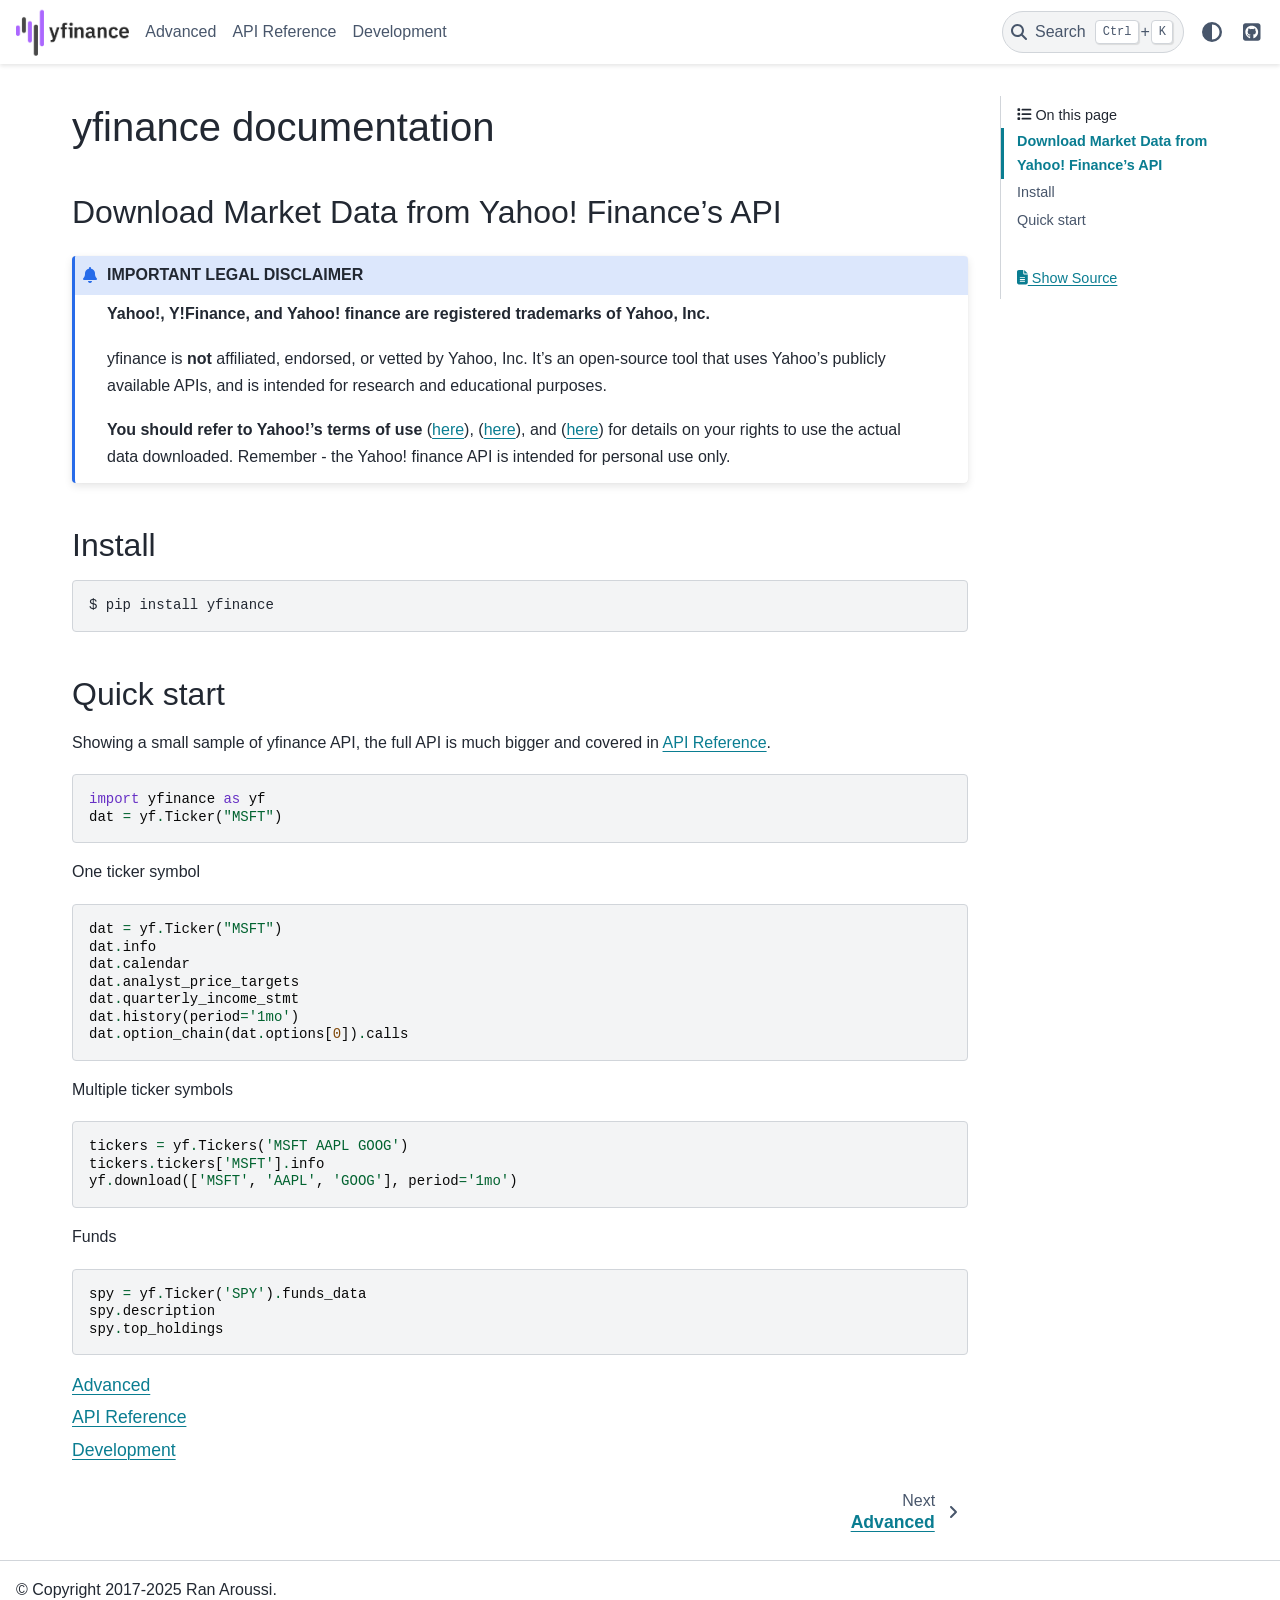
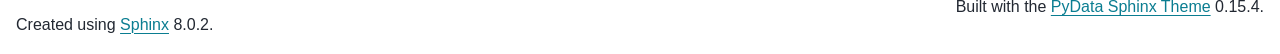
<file: docs/index.html>
<!DOCTYPE html>


<html lang="en" data-content_root="./" >

  <head>
    <meta charset="utf-8" />
    <meta name="viewport" content="width=device-width, initial-scale=1.0" /><meta name="viewport" content="width=device-width, initial-scale=1" />

    <title>yfinance documentation &#8212; yfinance</title>
  
  
  
  <script data-cfasync="false">
    document.documentElement.dataset.mode = localStorage.getItem("mode") || "";
    document.documentElement.dataset.theme = localStorage.getItem("theme") || "";
  </script>
  
  <!-- Loaded before other Sphinx assets -->
  <link href="_static/styles/theme.css?digest=dfe6caa3a7d634c4db9b" rel="stylesheet" />
<link href="_static/styles/bootstrap.css?digest=dfe6caa3a7d634c4db9b" rel="stylesheet" />
<link href="_static/styles/pydata-sphinx-theme.css?digest=dfe6caa3a7d634c4db9b" rel="stylesheet" />

  
  <link href="_static/vendor/fontawesome/6.5.2/css/all.min.css?digest=dfe6caa3a7d634c4db9b" rel="stylesheet" />
  <link rel="preload" as="font" type="font/woff2" crossorigin href="_static/vendor/fontawesome/6.5.2/webfonts/fa-solid-900.woff2" />
<link rel="preload" as="font" type="font/woff2" crossorigin href="_static/vendor/fontawesome/6.5.2/webfonts/fa-brands-400.woff2" />
<link rel="preload" as="font" type="font/woff2" crossorigin href="_static/vendor/fontawesome/6.5.2/webfonts/fa-regular-400.woff2" />

    <link rel="stylesheet" type="text/css" href="_static/pygments.css?v=8f2a1f02" />
    <link rel="stylesheet" type="text/css" href="_static/copybutton.css?v=76b2166b" />
    <link rel="stylesheet" type="text/css" href="_static/yfinance.css?v=6f22274e" />
  
  <!-- Pre-loaded scripts that we'll load fully later -->
  <link rel="preload" as="script" href="_static/scripts/bootstrap.js?digest=dfe6caa3a7d634c4db9b" />
<link rel="preload" as="script" href="_static/scripts/pydata-sphinx-theme.js?digest=dfe6caa3a7d634c4db9b" />
  <script src="_static/vendor/fontawesome/6.5.2/js/all.min.js?digest=dfe6caa3a7d634c4db9b"></script>

    <script src="_static/documentation_options.js?v=5929fcd5"></script>
    <script src="_static/doctools.js?v=9a2dae69"></script>
    <script src="_static/sphinx_highlight.js?v=dc90522c"></script>
    <script src="_static/clipboard.min.js?v=a7894cd8"></script>
    <script src="_static/copybutton.js?v=f281be69"></script>
    <script>DOCUMENTATION_OPTIONS.pagename = 'index';</script>
    <link rel="index" title="Index" href="genindex.html" />
    <link rel="search" title="Search" href="search.html" />
    <link rel="next" title="Advanced" href="advanced/index.html" />
  <meta name="viewport" content="width=device-width, initial-scale=1"/>
  <meta name="docsearch:language" content="en"/>
  </head>
  
  
  <body data-bs-spy="scroll" data-bs-target=".bd-toc-nav" data-offset="180" data-bs-root-margin="0px 0px -60%" data-default-mode="">

  
  
  <div id="pst-skip-link" class="skip-link d-print-none"><a href="#main-content">Skip to main content</a></div>
  
  <div id="pst-scroll-pixel-helper"></div>
  
  <button type="button" class="btn rounded-pill" id="pst-back-to-top">
    <i class="fa-solid fa-arrow-up"></i>Back to top</button>

  
  <input type="checkbox"
          class="sidebar-toggle"
          id="pst-primary-sidebar-checkbox"/>
  <label class="overlay overlay-primary" for="pst-primary-sidebar-checkbox"></label>
  
  <input type="checkbox"
          class="sidebar-toggle"
          id="pst-secondary-sidebar-checkbox"/>
  <label class="overlay overlay-secondary" for="pst-secondary-sidebar-checkbox"></label>
  
  <div class="search-button__wrapper">
    <div class="search-button__overlay"></div>
    <div class="search-button__search-container">
<form class="bd-search d-flex align-items-center"
      action="search.html"
      method="get">
  <i class="fa-solid fa-magnifying-glass"></i>
  <input type="search"
         class="form-control"
         name="q"
         id="search-input"
         placeholder="Search the docs ..."
         aria-label="Search the docs ..."
         autocomplete="off"
         autocorrect="off"
         autocapitalize="off"
         spellcheck="false"/>
  <span class="search-button__kbd-shortcut"><kbd class="kbd-shortcut__modifier">Ctrl</kbd>+<kbd>K</kbd></span>
</form></div>
  </div>

  <div class="pst-async-banner-revealer d-none">
  <aside id="bd-header-version-warning" class="d-none d-print-none" aria-label="Version warning"></aside>
</div>

  
    <header class="bd-header navbar navbar-expand-lg bd-navbar d-print-none">
<div class="bd-header__inner bd-page-width">
  <button class="pst-navbar-icon sidebar-toggle primary-toggle" aria-label="Site navigation">
    <span class="fa-solid fa-bars"></span>
  </button>
  
  
  <div class=" navbar-header-items__start">
    
      <div class="navbar-item">

  
    
  

<a class="navbar-brand logo" href="#">
  
  
  
  
  
    
    
      
    
    
    <img src="_static/logo-light.webp" class="logo__image only-light" alt="yfinance - Home"/>
    <script>document.write(`<img src="_static/logo-dark.webp" class="logo__image only-dark" alt="yfinance - Home"/>`);</script>
  
  
</a></div>
    
  </div>
  
  <div class=" navbar-header-items">
    
    <div class="me-auto navbar-header-items__center">
      
        <div class="navbar-item">
<nav>
  <ul class="bd-navbar-elements navbar-nav">
    
<li class="nav-item ">
  <a class="nav-link nav-internal" href="advanced/index.html">
    Advanced
  </a>
</li>


<li class="nav-item ">
  <a class="nav-link nav-internal" href="reference/index.html">
    API Reference
  </a>
</li>


<li class="nav-item ">
  <a class="nav-link nav-internal" href="development/index.html">
    Development
  </a>
</li>

  </ul>
</nav></div>
      
    </div>
    
    
    <div class="navbar-header-items__end">
      
        <div class="navbar-item navbar-persistent--container">
          

 <script>
 document.write(`
   <button class="btn search-button-field search-button__button" title="Search" aria-label="Search" data-bs-placement="bottom" data-bs-toggle="tooltip">
    <i class="fa-solid fa-magnifying-glass"></i>
    <span class="search-button__default-text">Search</span>
    <span class="search-button__kbd-shortcut"><kbd class="kbd-shortcut__modifier">Ctrl</kbd>+<kbd class="kbd-shortcut__modifier">K</kbd></span>
   </button>
 `);
 </script>
        </div>
      
      
        <div class="navbar-item">

<script>
document.write(`
  <button class="btn btn-sm nav-link pst-navbar-icon theme-switch-button" title="light/dark" aria-label="light/dark" data-bs-placement="bottom" data-bs-toggle="tooltip">
    <i class="theme-switch fa-solid fa-sun fa-lg" data-mode="light"></i>
    <i class="theme-switch fa-solid fa-moon fa-lg" data-mode="dark"></i>
    <i class="theme-switch fa-solid fa-circle-half-stroke fa-lg" data-mode="auto"></i>
  </button>
`);
</script></div>
      
        <div class="navbar-item"><ul class="navbar-icon-links"
    aria-label="Icon Links">
        <li class="nav-item">
          
          
          
          
          
          
          
          
          <a href="https://github.com/ranaroussi/yfinance" title="GitHub" class="nav-link pst-navbar-icon" rel="noopener" target="_blank" data-bs-toggle="tooltip" data-bs-placement="bottom"><i class="fa-brands fa-square-github fa-lg" aria-hidden="true"></i>
            <span class="sr-only">GitHub</span></a>
        </li>
</ul></div>
      
    </div>
    
  </div>
  
  
    <div class="navbar-persistent--mobile">

 <script>
 document.write(`
   <button class="btn search-button-field search-button__button" title="Search" aria-label="Search" data-bs-placement="bottom" data-bs-toggle="tooltip">
    <i class="fa-solid fa-magnifying-glass"></i>
    <span class="search-button__default-text">Search</span>
    <span class="search-button__kbd-shortcut"><kbd class="kbd-shortcut__modifier">Ctrl</kbd>+<kbd class="kbd-shortcut__modifier">K</kbd></span>
   </button>
 `);
 </script>
    </div>
  

  
    <button class="pst-navbar-icon sidebar-toggle secondary-toggle" aria-label="On this page">
      <span class="fa-solid fa-outdent"></span>
    </button>
  
</div>

    </header>
  

  <div class="bd-container">
    <div class="bd-container__inner bd-page-width">
      
      
      
        
      
      <div class="bd-sidebar-primary bd-sidebar hide-on-wide">
        

  
  <div class="sidebar-header-items sidebar-primary__section">
    
    
      <div class="sidebar-header-items__center">
        
          
          
            <div class="navbar-item">
<nav>
  <ul class="bd-navbar-elements navbar-nav">
    
<li class="nav-item ">
  <a class="nav-link nav-internal" href="advanced/index.html">
    Advanced
  </a>
</li>


<li class="nav-item ">
  <a class="nav-link nav-internal" href="reference/index.html">
    API Reference
  </a>
</li>


<li class="nav-item ">
  <a class="nav-link nav-internal" href="development/index.html">
    Development
  </a>
</li>

  </ul>
</nav></div>
          
        
      </div>
    
    
    
      <div class="sidebar-header-items__end">
        
          <div class="navbar-item">

<script>
document.write(`
  <button class="btn btn-sm nav-link pst-navbar-icon theme-switch-button" title="light/dark" aria-label="light/dark" data-bs-placement="bottom" data-bs-toggle="tooltip">
    <i class="theme-switch fa-solid fa-sun fa-lg" data-mode="light"></i>
    <i class="theme-switch fa-solid fa-moon fa-lg" data-mode="dark"></i>
    <i class="theme-switch fa-solid fa-circle-half-stroke fa-lg" data-mode="auto"></i>
  </button>
`);
</script></div>
        
          <div class="navbar-item"><ul class="navbar-icon-links"
    aria-label="Icon Links">
        <li class="nav-item">
          
          
          
          
          
          
          
          
          <a href="https://github.com/ranaroussi/yfinance" title="GitHub" class="nav-link pst-navbar-icon" rel="noopener" target="_blank" data-bs-toggle="tooltip" data-bs-placement="bottom"><i class="fa-brands fa-square-github fa-lg" aria-hidden="true"></i>
            <span class="sr-only">GitHub</span></a>
        </li>
</ul></div>
        
      </div>
    
  </div>
  
  
  <div class="sidebar-primary-items__end sidebar-primary__section">
  </div>
  
  <div id="rtd-footer-container"></div>


      </div>
      
      <main id="main-content" class="bd-main" role="main">
        
        
          <div class="bd-content">
            <div class="bd-article-container">
              
              <div class="bd-header-article d-print-none"></div>
              
              
              
                
<div id="searchbox"></div>
                <article class="bd-article">
                  
  <section id="yfinance-documentation">
<h1>yfinance documentation<a class="headerlink" href="#yfinance-documentation" title="Link to this heading">#</a></h1>
<section id="download-market-data-from-yahoo-finance-s-api">
<h2>Download Market Data from Yahoo! Finance’s API<a class="headerlink" href="#download-market-data-from-yahoo-finance-s-api" title="Link to this heading">#</a></h2>
<div class="admonition-important-legal-disclaimer admonition">
<p class="admonition-title">IMPORTANT LEGAL DISCLAIMER</p>
<p><strong>Yahoo!, Y!Finance, and Yahoo! finance are registered trademarks of Yahoo, Inc.</strong></p>
<p>yfinance is <strong>not</strong> affiliated, endorsed, or vetted by Yahoo, Inc. It’s
an open-source tool that uses Yahoo’s publicly available APIs, and is
intended for research and educational purposes.</p>
<p><strong>You should refer to Yahoo!’s terms of use</strong>
(<a class="reference external" href="https://policies.yahoo.com/us/en/yahoo/terms/product-atos/apiforydn/index.htm">here</a>),
(<a class="reference external" href="https://legal.yahoo.com/us/en/yahoo/terms/otos/index.html">here</a>),
and (<a class="reference external" href="https://policies.yahoo.com/us/en/yahoo/terms/index.htm">here</a>)
for details on your rights to use the actual data downloaded.
Remember - the Yahoo! finance API is intended for personal use only.</p>
</div>
</section>
<section id="install">
<h2>Install<a class="headerlink" href="#install" title="Link to this heading">#</a></h2>
<div class="highlight-bash notranslate"><div class="highlight"><pre><span></span>$<span class="w"> </span>pip<span class="w"> </span>install<span class="w"> </span>yfinance
</pre></div>
</div>
</section>
<section id="quick-start">
<h2>Quick start<a class="headerlink" href="#quick-start" title="Link to this heading">#</a></h2>
<p>Showing a small sample of yfinance API, the full API is much bigger and covered in <a class="reference internal" href="reference/index.html"><span class="doc">API Reference</span></a>.</p>
<div class="highlight-python notranslate"><div class="highlight"><pre><span></span><span class="kn">import</span><span class="w"> </span><span class="nn">yfinance</span><span class="w"> </span><span class="k">as</span><span class="w"> </span><span class="nn">yf</span>
<span class="n">dat</span> <span class="o">=</span> <span class="n">yf</span><span class="o">.</span><span class="n">Ticker</span><span class="p">(</span><span class="s2">&quot;MSFT&quot;</span><span class="p">)</span>
</pre></div>
</div>
<p>One ticker symbol</p>
<div class="highlight-python notranslate"><div class="highlight"><pre><span></span><span class="n">dat</span> <span class="o">=</span> <span class="n">yf</span><span class="o">.</span><span class="n">Ticker</span><span class="p">(</span><span class="s2">&quot;MSFT&quot;</span><span class="p">)</span>
<span class="n">dat</span><span class="o">.</span><span class="n">info</span>
<span class="n">dat</span><span class="o">.</span><span class="n">calendar</span>
<span class="n">dat</span><span class="o">.</span><span class="n">analyst_price_targets</span>
<span class="n">dat</span><span class="o">.</span><span class="n">quarterly_income_stmt</span>
<span class="n">dat</span><span class="o">.</span><span class="n">history</span><span class="p">(</span><span class="n">period</span><span class="o">=</span><span class="s1">&#39;1mo&#39;</span><span class="p">)</span>
<span class="n">dat</span><span class="o">.</span><span class="n">option_chain</span><span class="p">(</span><span class="n">dat</span><span class="o">.</span><span class="n">options</span><span class="p">[</span><span class="mi">0</span><span class="p">])</span><span class="o">.</span><span class="n">calls</span>
</pre></div>
</div>
<p>Multiple ticker symbols</p>
<div class="highlight-python notranslate"><div class="highlight"><pre><span></span><span class="n">tickers</span> <span class="o">=</span> <span class="n">yf</span><span class="o">.</span><span class="n">Tickers</span><span class="p">(</span><span class="s1">&#39;MSFT AAPL GOOG&#39;</span><span class="p">)</span>
<span class="n">tickers</span><span class="o">.</span><span class="n">tickers</span><span class="p">[</span><span class="s1">&#39;MSFT&#39;</span><span class="p">]</span><span class="o">.</span><span class="n">info</span>
<span class="n">yf</span><span class="o">.</span><span class="n">download</span><span class="p">([</span><span class="s1">&#39;MSFT&#39;</span><span class="p">,</span> <span class="s1">&#39;AAPL&#39;</span><span class="p">,</span> <span class="s1">&#39;GOOG&#39;</span><span class="p">],</span> <span class="n">period</span><span class="o">=</span><span class="s1">&#39;1mo&#39;</span><span class="p">)</span>
</pre></div>
</div>
<p>Funds</p>
<div class="highlight-python notranslate"><div class="highlight"><pre><span></span><span class="n">spy</span> <span class="o">=</span> <span class="n">yf</span><span class="o">.</span><span class="n">Ticker</span><span class="p">(</span><span class="s1">&#39;SPY&#39;</span><span class="p">)</span><span class="o">.</span><span class="n">funds_data</span>
<span class="n">spy</span><span class="o">.</span><span class="n">description</span>
<span class="n">spy</span><span class="o">.</span><span class="n">top_holdings</span>
</pre></div>
</div>
<div class="toctree-wrapper compound">
<ul>
<li class="toctree-l1"><a class="reference internal" href="advanced/index.html">Advanced</a></li>
<li class="toctree-l1"><a class="reference internal" href="reference/index.html">API Reference</a></li>
<li class="toctree-l1"><a class="reference internal" href="development/index.html">Development</a></li>
</ul>
</div>
</section>
</section>


                </article>
              
              
              
              
              
                <footer class="prev-next-footer d-print-none">
                  
<div class="prev-next-area">
    <a class="right-next"
       href="advanced/index.html"
       title="next page">
      <div class="prev-next-info">
        <p class="prev-next-subtitle">next</p>
        <p class="prev-next-title">Advanced</p>
      </div>
      <i class="fa-solid fa-angle-right"></i>
    </a>
</div>
                </footer>
              
            </div>
            
            
              
                <div class="bd-sidebar-secondary bd-toc"><div class="sidebar-secondary-items sidebar-secondary__inner">


  <div class="sidebar-secondary-item">
<div
    id="pst-page-navigation-heading-2"
    class="page-toc tocsection onthispage">
    <i class="fa-solid fa-list"></i> On this page
  </div>
  <nav class="bd-toc-nav page-toc" aria-labelledby="pst-page-navigation-heading-2">
    <ul class="visible nav section-nav flex-column">
<li class="toc-h2 nav-item toc-entry"><a class="reference internal nav-link" href="#download-market-data-from-yahoo-finance-s-api">Download Market Data from Yahoo! Finance’s API</a></li>
<li class="toc-h2 nav-item toc-entry"><a class="reference internal nav-link" href="#install">Install</a></li>
<li class="toc-h2 nav-item toc-entry"><a class="reference internal nav-link" href="#quick-start">Quick start</a></li>
</ul>
  </nav></div>

  <div class="sidebar-secondary-item">

  <div class="tocsection sourcelink">
    <a href="_sources/index.rst.txt">
      <i class="fa-solid fa-file-lines"></i> Show Source
    </a>
  </div>
</div>

</div></div>
              
            
          </div>
          <footer class="bd-footer-content">
            
          </footer>
        
      </main>
    </div>
  </div>
  
  <!-- Scripts loaded after <body> so the DOM is not blocked -->
  <script src="_static/scripts/bootstrap.js?digest=dfe6caa3a7d634c4db9b"></script>
<script src="_static/scripts/pydata-sphinx-theme.js?digest=dfe6caa3a7d634c4db9b"></script>

  <footer class="bd-footer">
<div class="bd-footer__inner bd-page-width">
  
    <div class="footer-items__start">
      
        <div class="footer-item">

  <p class="copyright">
    
      © Copyright 2017-2025 Ran Aroussi.
      <br/>
    
  </p>
</div>
      
        <div class="footer-item">

  <p class="sphinx-version">
    Created using <a href="https://www.sphinx-doc.org/">Sphinx</a> 8.0.2.
    <br/>
  </p>
</div>
      
    </div>
  
  
  
    <div class="footer-items__end">
      
        <div class="footer-item">
<p class="theme-version">
  Built with the <a href="https://pydata-sphinx-theme.readthedocs.io/en/stable/index.html">PyData Sphinx Theme</a> 0.15.4.
</p></div>
      
    </div>
  
</div>

  </footer>
  </body>
</html>
</file>
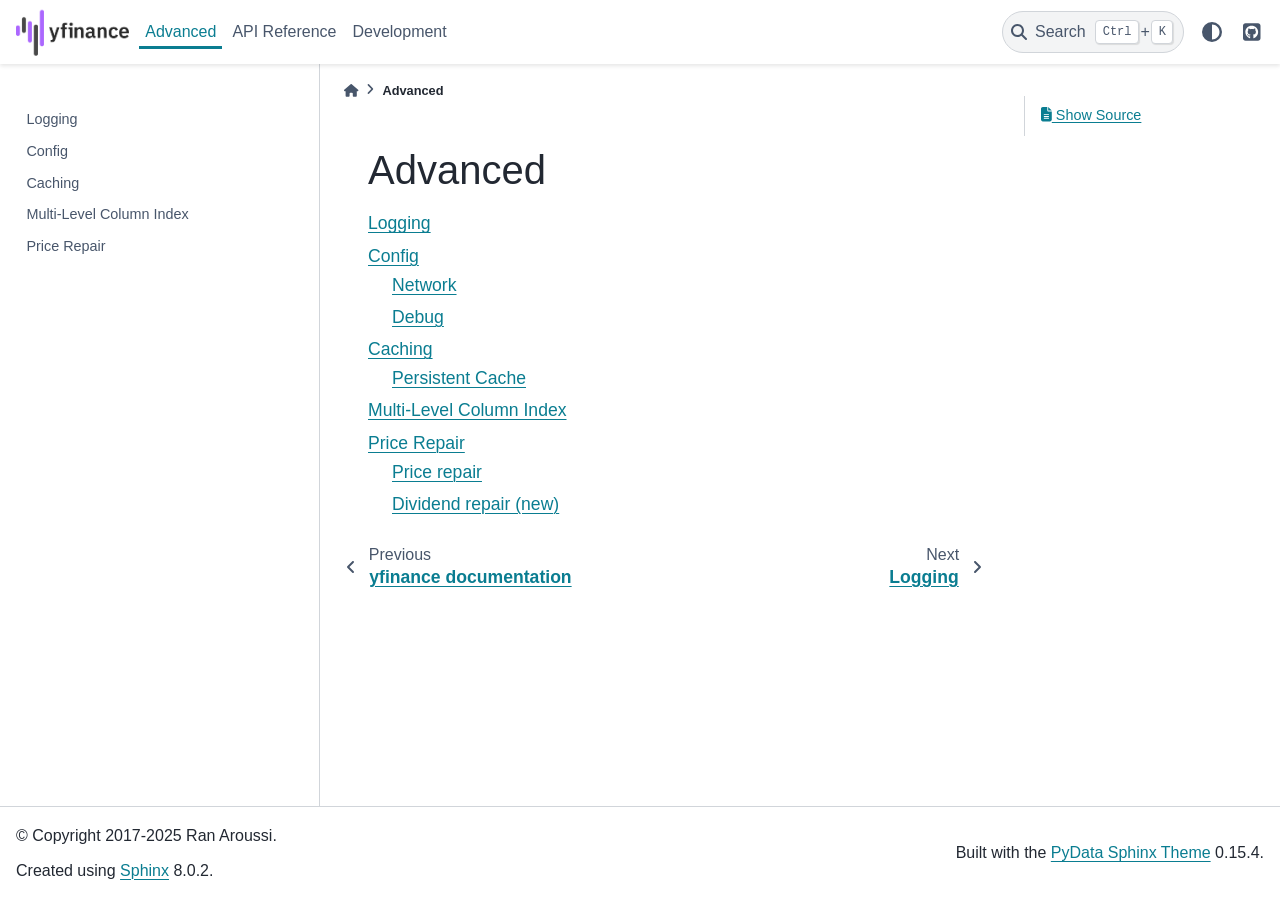
<file: docs/advanced/index.html>
<!DOCTYPE html>


<html lang="en" data-content_root="../" >

  <head>
    <meta charset="utf-8" />
    <meta name="viewport" content="width=device-width, initial-scale=1.0" /><meta name="viewport" content="width=device-width, initial-scale=1" />

    <title>Advanced &#8212; yfinance</title>
  
  
  
  <script data-cfasync="false">
    document.documentElement.dataset.mode = localStorage.getItem("mode") || "";
    document.documentElement.dataset.theme = localStorage.getItem("theme") || "";
  </script>
  
  <!-- Loaded before other Sphinx assets -->
  <link href="../_static/styles/theme.css?digest=dfe6caa3a7d634c4db9b" rel="stylesheet" />
<link href="../_static/styles/bootstrap.css?digest=dfe6caa3a7d634c4db9b" rel="stylesheet" />
<link href="../_static/styles/pydata-sphinx-theme.css?digest=dfe6caa3a7d634c4db9b" rel="stylesheet" />

  
  <link href="../_static/vendor/fontawesome/6.5.2/css/all.min.css?digest=dfe6caa3a7d634c4db9b" rel="stylesheet" />
  <link rel="preload" as="font" type="font/woff2" crossorigin href="../_static/vendor/fontawesome/6.5.2/webfonts/fa-solid-900.woff2" />
<link rel="preload" as="font" type="font/woff2" crossorigin href="../_static/vendor/fontawesome/6.5.2/webfonts/fa-brands-400.woff2" />
<link rel="preload" as="font" type="font/woff2" crossorigin href="../_static/vendor/fontawesome/6.5.2/webfonts/fa-regular-400.woff2" />

    <link rel="stylesheet" type="text/css" href="../_static/pygments.css?v=8f2a1f02" />
    <link rel="stylesheet" type="text/css" href="../_static/copybutton.css?v=76b2166b" />
    <link rel="stylesheet" type="text/css" href="../_static/yfinance.css?v=6f22274e" />
  
  <!-- Pre-loaded scripts that we'll load fully later -->
  <link rel="preload" as="script" href="../_static/scripts/bootstrap.js?digest=dfe6caa3a7d634c4db9b" />
<link rel="preload" as="script" href="../_static/scripts/pydata-sphinx-theme.js?digest=dfe6caa3a7d634c4db9b" />
  <script src="../_static/vendor/fontawesome/6.5.2/js/all.min.js?digest=dfe6caa3a7d634c4db9b"></script>

    <script src="../_static/documentation_options.js?v=5929fcd5"></script>
    <script src="../_static/doctools.js?v=9a2dae69"></script>
    <script src="../_static/sphinx_highlight.js?v=dc90522c"></script>
    <script src="../_static/clipboard.min.js?v=a7894cd8"></script>
    <script src="../_static/copybutton.js?v=f281be69"></script>
    <script>DOCUMENTATION_OPTIONS.pagename = 'advanced/index';</script>
    <link rel="index" title="Index" href="../genindex.html" />
    <link rel="search" title="Search" href="../search.html" />
    <link rel="next" title="Logging" href="logging.html" />
    <link rel="prev" title="yfinance documentation" href="../index.html" />
  <meta name="viewport" content="width=device-width, initial-scale=1"/>
  <meta name="docsearch:language" content="en"/>
  </head>
  
  
  <body data-bs-spy="scroll" data-bs-target=".bd-toc-nav" data-offset="180" data-bs-root-margin="0px 0px -60%" data-default-mode="">

  
  
  <div id="pst-skip-link" class="skip-link d-print-none"><a href="#main-content">Skip to main content</a></div>
  
  <div id="pst-scroll-pixel-helper"></div>
  
  <button type="button" class="btn rounded-pill" id="pst-back-to-top">
    <i class="fa-solid fa-arrow-up"></i>Back to top</button>

  
  <input type="checkbox"
          class="sidebar-toggle"
          id="pst-primary-sidebar-checkbox"/>
  <label class="overlay overlay-primary" for="pst-primary-sidebar-checkbox"></label>
  
  <input type="checkbox"
          class="sidebar-toggle"
          id="pst-secondary-sidebar-checkbox"/>
  <label class="overlay overlay-secondary" for="pst-secondary-sidebar-checkbox"></label>
  
  <div class="search-button__wrapper">
    <div class="search-button__overlay"></div>
    <div class="search-button__search-container">
<form class="bd-search d-flex align-items-center"
      action="../search.html"
      method="get">
  <i class="fa-solid fa-magnifying-glass"></i>
  <input type="search"
         class="form-control"
         name="q"
         id="search-input"
         placeholder="Search the docs ..."
         aria-label="Search the docs ..."
         autocomplete="off"
         autocorrect="off"
         autocapitalize="off"
         spellcheck="false"/>
  <span class="search-button__kbd-shortcut"><kbd class="kbd-shortcut__modifier">Ctrl</kbd>+<kbd>K</kbd></span>
</form></div>
  </div>

  <div class="pst-async-banner-revealer d-none">
  <aside id="bd-header-version-warning" class="d-none d-print-none" aria-label="Version warning"></aside>
</div>

  
    <header class="bd-header navbar navbar-expand-lg bd-navbar d-print-none">
<div class="bd-header__inner bd-page-width">
  <button class="pst-navbar-icon sidebar-toggle primary-toggle" aria-label="Site navigation">
    <span class="fa-solid fa-bars"></span>
  </button>
  
  
  <div class=" navbar-header-items__start">
    
      <div class="navbar-item">

  
    
  

<a class="navbar-brand logo" href="../index.html">
  
  
  
  
  
    
    
      
    
    
    <img src="../_static/logo-light.webp" class="logo__image only-light" alt="yfinance - Home"/>
    <script>document.write(`<img src="../_static/logo-dark.webp" class="logo__image only-dark" alt="yfinance - Home"/>`);</script>
  
  
</a></div>
    
  </div>
  
  <div class=" navbar-header-items">
    
    <div class="me-auto navbar-header-items__center">
      
        <div class="navbar-item">
<nav>
  <ul class="bd-navbar-elements navbar-nav">
    
<li class="nav-item current active">
  <a class="nav-link nav-internal" href="#">
    Advanced
  </a>
</li>


<li class="nav-item ">
  <a class="nav-link nav-internal" href="../reference/index.html">
    API Reference
  </a>
</li>


<li class="nav-item ">
  <a class="nav-link nav-internal" href="../development/index.html">
    Development
  </a>
</li>

  </ul>
</nav></div>
      
    </div>
    
    
    <div class="navbar-header-items__end">
      
        <div class="navbar-item navbar-persistent--container">
          

 <script>
 document.write(`
   <button class="btn search-button-field search-button__button" title="Search" aria-label="Search" data-bs-placement="bottom" data-bs-toggle="tooltip">
    <i class="fa-solid fa-magnifying-glass"></i>
    <span class="search-button__default-text">Search</span>
    <span class="search-button__kbd-shortcut"><kbd class="kbd-shortcut__modifier">Ctrl</kbd>+<kbd class="kbd-shortcut__modifier">K</kbd></span>
   </button>
 `);
 </script>
        </div>
      
      
        <div class="navbar-item">

<script>
document.write(`
  <button class="btn btn-sm nav-link pst-navbar-icon theme-switch-button" title="light/dark" aria-label="light/dark" data-bs-placement="bottom" data-bs-toggle="tooltip">
    <i class="theme-switch fa-solid fa-sun fa-lg" data-mode="light"></i>
    <i class="theme-switch fa-solid fa-moon fa-lg" data-mode="dark"></i>
    <i class="theme-switch fa-solid fa-circle-half-stroke fa-lg" data-mode="auto"></i>
  </button>
`);
</script></div>
      
        <div class="navbar-item"><ul class="navbar-icon-links"
    aria-label="Icon Links">
        <li class="nav-item">
          
          
          
          
          
          
          
          
          <a href="https://github.com/ranaroussi/yfinance" title="GitHub" class="nav-link pst-navbar-icon" rel="noopener" target="_blank" data-bs-toggle="tooltip" data-bs-placement="bottom"><i class="fa-brands fa-square-github fa-lg" aria-hidden="true"></i>
            <span class="sr-only">GitHub</span></a>
        </li>
</ul></div>
      
    </div>
    
  </div>
  
  
    <div class="navbar-persistent--mobile">

 <script>
 document.write(`
   <button class="btn search-button-field search-button__button" title="Search" aria-label="Search" data-bs-placement="bottom" data-bs-toggle="tooltip">
    <i class="fa-solid fa-magnifying-glass"></i>
    <span class="search-button__default-text">Search</span>
    <span class="search-button__kbd-shortcut"><kbd class="kbd-shortcut__modifier">Ctrl</kbd>+<kbd class="kbd-shortcut__modifier">K</kbd></span>
   </button>
 `);
 </script>
    </div>
  

  
    <button class="pst-navbar-icon sidebar-toggle secondary-toggle" aria-label="On this page">
      <span class="fa-solid fa-outdent"></span>
    </button>
  
</div>

    </header>
  

  <div class="bd-container">
    <div class="bd-container__inner bd-page-width">
      
      
      
      <div class="bd-sidebar-primary bd-sidebar">
        

  
  <div class="sidebar-header-items sidebar-primary__section">
    
    
      <div class="sidebar-header-items__center">
        
          
          
            <div class="navbar-item">
<nav>
  <ul class="bd-navbar-elements navbar-nav">
    
<li class="nav-item current active">
  <a class="nav-link nav-internal" href="#">
    Advanced
  </a>
</li>


<li class="nav-item ">
  <a class="nav-link nav-internal" href="../reference/index.html">
    API Reference
  </a>
</li>


<li class="nav-item ">
  <a class="nav-link nav-internal" href="../development/index.html">
    Development
  </a>
</li>

  </ul>
</nav></div>
          
        
      </div>
    
    
    
      <div class="sidebar-header-items__end">
        
          <div class="navbar-item">

<script>
document.write(`
  <button class="btn btn-sm nav-link pst-navbar-icon theme-switch-button" title="light/dark" aria-label="light/dark" data-bs-placement="bottom" data-bs-toggle="tooltip">
    <i class="theme-switch fa-solid fa-sun fa-lg" data-mode="light"></i>
    <i class="theme-switch fa-solid fa-moon fa-lg" data-mode="dark"></i>
    <i class="theme-switch fa-solid fa-circle-half-stroke fa-lg" data-mode="auto"></i>
  </button>
`);
</script></div>
        
          <div class="navbar-item"><ul class="navbar-icon-links"
    aria-label="Icon Links">
        <li class="nav-item">
          
          
          
          
          
          
          
          
          <a href="https://github.com/ranaroussi/yfinance" title="GitHub" class="nav-link pst-navbar-icon" rel="noopener" target="_blank" data-bs-toggle="tooltip" data-bs-placement="bottom"><i class="fa-brands fa-square-github fa-lg" aria-hidden="true"></i>
            <span class="sr-only">GitHub</span></a>
        </li>
</ul></div>
        
      </div>
    
  </div>
  
    <div class="sidebar-primary-items__start sidebar-primary__section">
        <div class="sidebar-primary-item">
<nav class="bd-docs-nav bd-links"
     aria-label="Section Navigation">
  <p class="bd-links__title" role="heading" aria-level="1">Section Navigation</p>
  <div class="bd-toc-item navbar-nav"><ul class="nav bd-sidenav">
<li class="toctree-l1"><a class="reference internal" href="logging.html">Logging</a></li>
<li class="toctree-l1"><a class="reference internal" href="config.html">Config</a></li>
<li class="toctree-l1"><a class="reference internal" href="caching.html">Caching</a></li>
<li class="toctree-l1"><a class="reference internal" href="multi_level_columns.html">Multi-Level Column Index</a></li>
<li class="toctree-l1"><a class="reference internal" href="price_repair.html">Price Repair</a></li>
</ul>
</div>
</nav></div>
    </div>
  
  
  <div class="sidebar-primary-items__end sidebar-primary__section">
  </div>
  
  <div id="rtd-footer-container"></div>


      </div>
      
      <main id="main-content" class="bd-main" role="main">
        
        
          <div class="bd-content">
            <div class="bd-article-container">
              
              <div class="bd-header-article d-print-none">
<div class="header-article-items header-article__inner">
  
    <div class="header-article-items__start">
      
        <div class="header-article-item">



<nav aria-label="Breadcrumb" class="d-print-none">
  <ul class="bd-breadcrumbs">
    
    <li class="breadcrumb-item breadcrumb-home">
      <a href="../index.html" class="nav-link" aria-label="Home">
        <i class="fa-solid fa-home"></i>
      </a>
    </li>
    <li class="breadcrumb-item active" aria-current="page">Advanced</li>
  </ul>
</nav>
</div>
      
    </div>
  
  
</div>
</div>
              
              
              
                
<div id="searchbox"></div>
                <article class="bd-article">
                  
  <section id="advanced">
<h1>Advanced<a class="headerlink" href="#advanced" title="Link to this heading">#</a></h1>
<div class="toctree-wrapper compound">
<ul>
<li class="toctree-l1"><a class="reference internal" href="logging.html">Logging</a></li>
<li class="toctree-l1"><a class="reference internal" href="config.html">Config</a><ul>
<li class="toctree-l2"><a class="reference internal" href="config.html#network">Network</a></li>
<li class="toctree-l2"><a class="reference internal" href="config.html#debug">Debug</a></li>
</ul>
</li>
<li class="toctree-l1"><a class="reference internal" href="caching.html">Caching</a><ul>
<li class="toctree-l2"><a class="reference internal" href="caching.html#persistent-cache">Persistent Cache</a></li>
</ul>
</li>
<li class="toctree-l1"><a class="reference internal" href="multi_level_columns.html">Multi-Level Column Index</a></li>
<li class="toctree-l1"><a class="reference internal" href="price_repair.html">Price Repair</a><ul>
<li class="toctree-l2"><a class="reference internal" href="price_repair.html#id1">Price repair</a></li>
<li class="toctree-l2"><a class="reference internal" href="price_repair.html#dividend-repair-new">Dividend repair (new)</a></li>
</ul>
</li>
</ul>
</div>
</section>


                </article>
              
              
              
              
              
                <footer class="prev-next-footer d-print-none">
                  
<div class="prev-next-area">
    <a class="left-prev"
       href="../index.html"
       title="previous page">
      <i class="fa-solid fa-angle-left"></i>
      <div class="prev-next-info">
        <p class="prev-next-subtitle">previous</p>
        <p class="prev-next-title">yfinance documentation</p>
      </div>
    </a>
    <a class="right-next"
       href="logging.html"
       title="next page">
      <div class="prev-next-info">
        <p class="prev-next-subtitle">next</p>
        <p class="prev-next-title">Logging</p>
      </div>
      <i class="fa-solid fa-angle-right"></i>
    </a>
</div>
                </footer>
              
            </div>
            
            
              
                <div class="bd-sidebar-secondary bd-toc"><div class="sidebar-secondary-items sidebar-secondary__inner">


  <div class="sidebar-secondary-item">

  <div class="tocsection sourcelink">
    <a href="../_sources/advanced/index.rst.txt">
      <i class="fa-solid fa-file-lines"></i> Show Source
    </a>
  </div>
</div>

</div></div>
              
            
          </div>
          <footer class="bd-footer-content">
            
          </footer>
        
      </main>
    </div>
  </div>
  
  <!-- Scripts loaded after <body> so the DOM is not blocked -->
  <script src="../_static/scripts/bootstrap.js?digest=dfe6caa3a7d634c4db9b"></script>
<script src="../_static/scripts/pydata-sphinx-theme.js?digest=dfe6caa3a7d634c4db9b"></script>

  <footer class="bd-footer">
<div class="bd-footer__inner bd-page-width">
  
    <div class="footer-items__start">
      
        <div class="footer-item">

  <p class="copyright">
    
      © Copyright 2017-2025 Ran Aroussi.
      <br/>
    
  </p>
</div>
      
        <div class="footer-item">

  <p class="sphinx-version">
    Created using <a href="https://www.sphinx-doc.org/">Sphinx</a> 8.0.2.
    <br/>
  </p>
</div>
      
    </div>
  
  
  
    <div class="footer-items__end">
      
        <div class="footer-item">
<p class="theme-version">
  Built with the <a href="https://pydata-sphinx-theme.readthedocs.io/en/stable/index.html">PyData Sphinx Theme</a> 0.15.4.
</p></div>
      
    </div>
  
</div>

  </footer>
  </body>
</html>
</file>
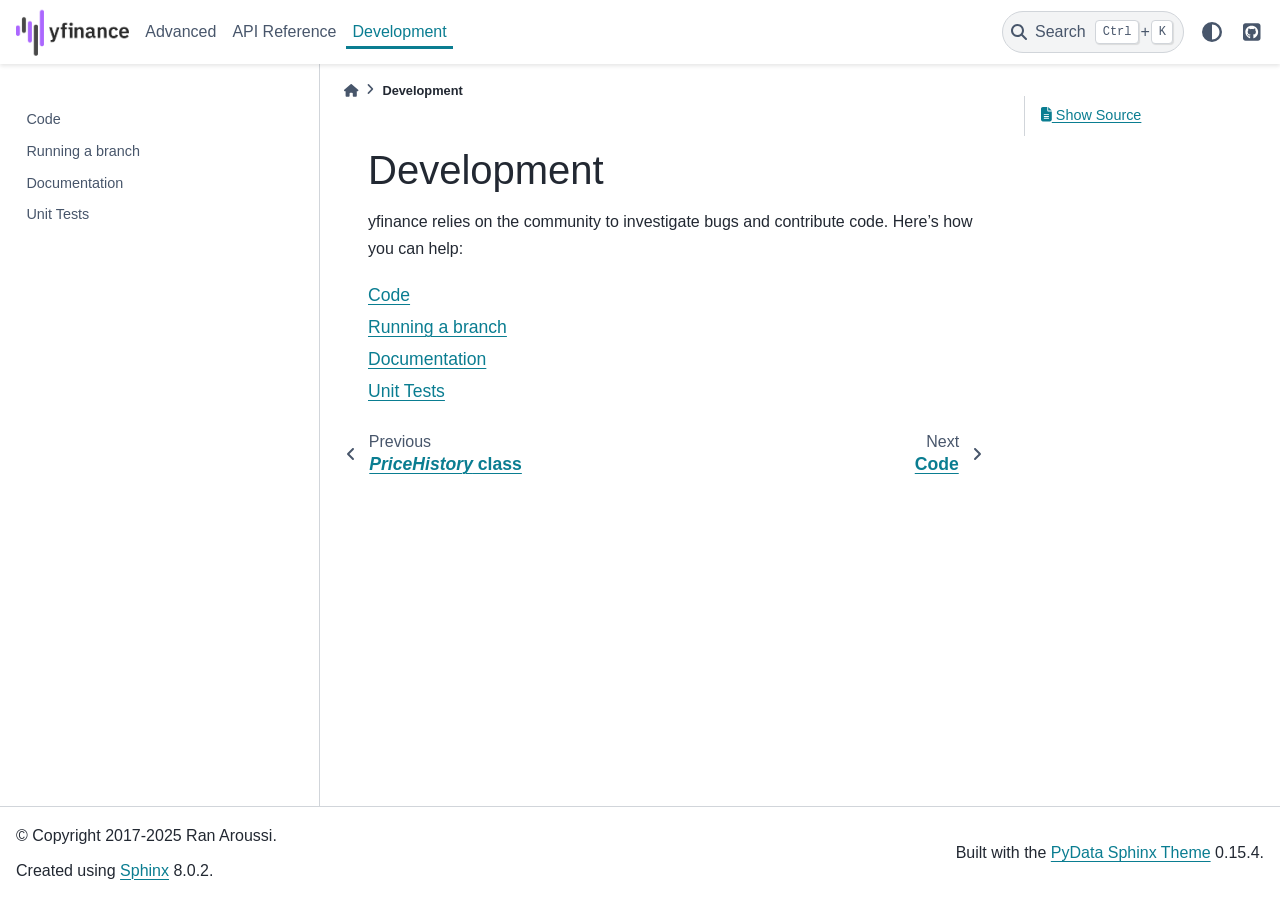
<file: docs/development/index.html>
<!DOCTYPE html>


<html lang="en" data-content_root="../" >

  <head>
    <meta charset="utf-8" />
    <meta name="viewport" content="width=device-width, initial-scale=1.0" /><meta name="viewport" content="width=device-width, initial-scale=1" />

    <title>Development &#8212; yfinance</title>
  
  
  
  <script data-cfasync="false">
    document.documentElement.dataset.mode = localStorage.getItem("mode") || "";
    document.documentElement.dataset.theme = localStorage.getItem("theme") || "";
  </script>
  
  <!-- Loaded before other Sphinx assets -->
  <link href="../_static/styles/theme.css?digest=dfe6caa3a7d634c4db9b" rel="stylesheet" />
<link href="../_static/styles/bootstrap.css?digest=dfe6caa3a7d634c4db9b" rel="stylesheet" />
<link href="../_static/styles/pydata-sphinx-theme.css?digest=dfe6caa3a7d634c4db9b" rel="stylesheet" />

  
  <link href="../_static/vendor/fontawesome/6.5.2/css/all.min.css?digest=dfe6caa3a7d634c4db9b" rel="stylesheet" />
  <link rel="preload" as="font" type="font/woff2" crossorigin href="../_static/vendor/fontawesome/6.5.2/webfonts/fa-solid-900.woff2" />
<link rel="preload" as="font" type="font/woff2" crossorigin href="../_static/vendor/fontawesome/6.5.2/webfonts/fa-brands-400.woff2" />
<link rel="preload" as="font" type="font/woff2" crossorigin href="../_static/vendor/fontawesome/6.5.2/webfonts/fa-regular-400.woff2" />

    <link rel="stylesheet" type="text/css" href="../_static/pygments.css?v=8f2a1f02" />
    <link rel="stylesheet" type="text/css" href="../_static/copybutton.css?v=76b2166b" />
    <link rel="stylesheet" type="text/css" href="../_static/yfinance.css?v=6f22274e" />
  
  <!-- Pre-loaded scripts that we'll load fully later -->
  <link rel="preload" as="script" href="../_static/scripts/bootstrap.js?digest=dfe6caa3a7d634c4db9b" />
<link rel="preload" as="script" href="../_static/scripts/pydata-sphinx-theme.js?digest=dfe6caa3a7d634c4db9b" />
  <script src="../_static/vendor/fontawesome/6.5.2/js/all.min.js?digest=dfe6caa3a7d634c4db9b"></script>

    <script src="../_static/documentation_options.js?v=5929fcd5"></script>
    <script src="../_static/doctools.js?v=9a2dae69"></script>
    <script src="../_static/sphinx_highlight.js?v=dc90522c"></script>
    <script src="../_static/clipboard.min.js?v=a7894cd8"></script>
    <script src="../_static/copybutton.js?v=f281be69"></script>
    <script>DOCUMENTATION_OPTIONS.pagename = 'development/index';</script>
    <link rel="index" title="Index" href="../genindex.html" />
    <link rel="search" title="Search" href="../search.html" />
    <link rel="next" title="Code" href="code.html" />
    <link rel="prev" title="PriceHistory class" href="../reference/yfinance.price_history.html" />
  <meta name="viewport" content="width=device-width, initial-scale=1"/>
  <meta name="docsearch:language" content="en"/>
  </head>
  
  
  <body data-bs-spy="scroll" data-bs-target=".bd-toc-nav" data-offset="180" data-bs-root-margin="0px 0px -60%" data-default-mode="">

  
  
  <div id="pst-skip-link" class="skip-link d-print-none"><a href="#main-content">Skip to main content</a></div>
  
  <div id="pst-scroll-pixel-helper"></div>
  
  <button type="button" class="btn rounded-pill" id="pst-back-to-top">
    <i class="fa-solid fa-arrow-up"></i>Back to top</button>

  
  <input type="checkbox"
          class="sidebar-toggle"
          id="pst-primary-sidebar-checkbox"/>
  <label class="overlay overlay-primary" for="pst-primary-sidebar-checkbox"></label>
  
  <input type="checkbox"
          class="sidebar-toggle"
          id="pst-secondary-sidebar-checkbox"/>
  <label class="overlay overlay-secondary" for="pst-secondary-sidebar-checkbox"></label>
  
  <div class="search-button__wrapper">
    <div class="search-button__overlay"></div>
    <div class="search-button__search-container">
<form class="bd-search d-flex align-items-center"
      action="../search.html"
      method="get">
  <i class="fa-solid fa-magnifying-glass"></i>
  <input type="search"
         class="form-control"
         name="q"
         id="search-input"
         placeholder="Search the docs ..."
         aria-label="Search the docs ..."
         autocomplete="off"
         autocorrect="off"
         autocapitalize="off"
         spellcheck="false"/>
  <span class="search-button__kbd-shortcut"><kbd class="kbd-shortcut__modifier">Ctrl</kbd>+<kbd>K</kbd></span>
</form></div>
  </div>

  <div class="pst-async-banner-revealer d-none">
  <aside id="bd-header-version-warning" class="d-none d-print-none" aria-label="Version warning"></aside>
</div>

  
    <header class="bd-header navbar navbar-expand-lg bd-navbar d-print-none">
<div class="bd-header__inner bd-page-width">
  <button class="pst-navbar-icon sidebar-toggle primary-toggle" aria-label="Site navigation">
    <span class="fa-solid fa-bars"></span>
  </button>
  
  
  <div class=" navbar-header-items__start">
    
      <div class="navbar-item">

  
    
  

<a class="navbar-brand logo" href="../index.html">
  
  
  
  
  
    
    
      
    
    
    <img src="../_static/logo-light.webp" class="logo__image only-light" alt="yfinance - Home"/>
    <script>document.write(`<img src="../_static/logo-dark.webp" class="logo__image only-dark" alt="yfinance - Home"/>`);</script>
  
  
</a></div>
    
  </div>
  
  <div class=" navbar-header-items">
    
    <div class="me-auto navbar-header-items__center">
      
        <div class="navbar-item">
<nav>
  <ul class="bd-navbar-elements navbar-nav">
    
<li class="nav-item ">
  <a class="nav-link nav-internal" href="../advanced/index.html">
    Advanced
  </a>
</li>


<li class="nav-item ">
  <a class="nav-link nav-internal" href="../reference/index.html">
    API Reference
  </a>
</li>


<li class="nav-item current active">
  <a class="nav-link nav-internal" href="#">
    Development
  </a>
</li>

  </ul>
</nav></div>
      
    </div>
    
    
    <div class="navbar-header-items__end">
      
        <div class="navbar-item navbar-persistent--container">
          

 <script>
 document.write(`
   <button class="btn search-button-field search-button__button" title="Search" aria-label="Search" data-bs-placement="bottom" data-bs-toggle="tooltip">
    <i class="fa-solid fa-magnifying-glass"></i>
    <span class="search-button__default-text">Search</span>
    <span class="search-button__kbd-shortcut"><kbd class="kbd-shortcut__modifier">Ctrl</kbd>+<kbd class="kbd-shortcut__modifier">K</kbd></span>
   </button>
 `);
 </script>
        </div>
      
      
        <div class="navbar-item">

<script>
document.write(`
  <button class="btn btn-sm nav-link pst-navbar-icon theme-switch-button" title="light/dark" aria-label="light/dark" data-bs-placement="bottom" data-bs-toggle="tooltip">
    <i class="theme-switch fa-solid fa-sun fa-lg" data-mode="light"></i>
    <i class="theme-switch fa-solid fa-moon fa-lg" data-mode="dark"></i>
    <i class="theme-switch fa-solid fa-circle-half-stroke fa-lg" data-mode="auto"></i>
  </button>
`);
</script></div>
      
        <div class="navbar-item"><ul class="navbar-icon-links"
    aria-label="Icon Links">
        <li class="nav-item">
          
          
          
          
          
          
          
          
          <a href="https://github.com/ranaroussi/yfinance" title="GitHub" class="nav-link pst-navbar-icon" rel="noopener" target="_blank" data-bs-toggle="tooltip" data-bs-placement="bottom"><i class="fa-brands fa-square-github fa-lg" aria-hidden="true"></i>
            <span class="sr-only">GitHub</span></a>
        </li>
</ul></div>
      
    </div>
    
  </div>
  
  
    <div class="navbar-persistent--mobile">

 <script>
 document.write(`
   <button class="btn search-button-field search-button__button" title="Search" aria-label="Search" data-bs-placement="bottom" data-bs-toggle="tooltip">
    <i class="fa-solid fa-magnifying-glass"></i>
    <span class="search-button__default-text">Search</span>
    <span class="search-button__kbd-shortcut"><kbd class="kbd-shortcut__modifier">Ctrl</kbd>+<kbd class="kbd-shortcut__modifier">K</kbd></span>
   </button>
 `);
 </script>
    </div>
  

  
    <button class="pst-navbar-icon sidebar-toggle secondary-toggle" aria-label="On this page">
      <span class="fa-solid fa-outdent"></span>
    </button>
  
</div>

    </header>
  

  <div class="bd-container">
    <div class="bd-container__inner bd-page-width">
      
      
      
      <div class="bd-sidebar-primary bd-sidebar">
        

  
  <div class="sidebar-header-items sidebar-primary__section">
    
    
      <div class="sidebar-header-items__center">
        
          
          
            <div class="navbar-item">
<nav>
  <ul class="bd-navbar-elements navbar-nav">
    
<li class="nav-item ">
  <a class="nav-link nav-internal" href="../advanced/index.html">
    Advanced
  </a>
</li>


<li class="nav-item ">
  <a class="nav-link nav-internal" href="../reference/index.html">
    API Reference
  </a>
</li>


<li class="nav-item current active">
  <a class="nav-link nav-internal" href="#">
    Development
  </a>
</li>

  </ul>
</nav></div>
          
        
      </div>
    
    
    
      <div class="sidebar-header-items__end">
        
          <div class="navbar-item">

<script>
document.write(`
  <button class="btn btn-sm nav-link pst-navbar-icon theme-switch-button" title="light/dark" aria-label="light/dark" data-bs-placement="bottom" data-bs-toggle="tooltip">
    <i class="theme-switch fa-solid fa-sun fa-lg" data-mode="light"></i>
    <i class="theme-switch fa-solid fa-moon fa-lg" data-mode="dark"></i>
    <i class="theme-switch fa-solid fa-circle-half-stroke fa-lg" data-mode="auto"></i>
  </button>
`);
</script></div>
        
          <div class="navbar-item"><ul class="navbar-icon-links"
    aria-label="Icon Links">
        <li class="nav-item">
          
          
          
          
          
          
          
          
          <a href="https://github.com/ranaroussi/yfinance" title="GitHub" class="nav-link pst-navbar-icon" rel="noopener" target="_blank" data-bs-toggle="tooltip" data-bs-placement="bottom"><i class="fa-brands fa-square-github fa-lg" aria-hidden="true"></i>
            <span class="sr-only">GitHub</span></a>
        </li>
</ul></div>
        
      </div>
    
  </div>
  
    <div class="sidebar-primary-items__start sidebar-primary__section">
        <div class="sidebar-primary-item">
<nav class="bd-docs-nav bd-links"
     aria-label="Section Navigation">
  <p class="bd-links__title" role="heading" aria-level="1">Section Navigation</p>
  <div class="bd-toc-item navbar-nav"><ul class="nav bd-sidenav">
<li class="toctree-l1"><a class="reference internal" href="code.html">Code</a></li>
<li class="toctree-l1"><a class="reference internal" href="running.html">Running a branch</a></li>
<li class="toctree-l1"><a class="reference internal" href="documentation.html">Documentation</a></li>
<li class="toctree-l1"><a class="reference internal" href="testing.html">Unit Tests</a></li>
</ul>
</div>
</nav></div>
    </div>
  
  
  <div class="sidebar-primary-items__end sidebar-primary__section">
  </div>
  
  <div id="rtd-footer-container"></div>


      </div>
      
      <main id="main-content" class="bd-main" role="main">
        
        
          <div class="bd-content">
            <div class="bd-article-container">
              
              <div class="bd-header-article d-print-none">
<div class="header-article-items header-article__inner">
  
    <div class="header-article-items__start">
      
        <div class="header-article-item">



<nav aria-label="Breadcrumb" class="d-print-none">
  <ul class="bd-breadcrumbs">
    
    <li class="breadcrumb-item breadcrumb-home">
      <a href="../index.html" class="nav-link" aria-label="Home">
        <i class="fa-solid fa-home"></i>
      </a>
    </li>
    <li class="breadcrumb-item active" aria-current="page">Development</li>
  </ul>
</nav>
</div>
      
    </div>
  
  
</div>
</div>
              
              
              
                
<div id="searchbox"></div>
                <article class="bd-article">
                  
  <section id="development">
<h1>Development<a class="headerlink" href="#development" title="Link to this heading">#</a></h1>
<p>yfinance relies on the community to investigate bugs and contribute code. Here’s how you can help:</p>
<div class="toctree-wrapper compound">
<ul>
<li class="toctree-l1"><a class="reference internal" href="code.html">Code</a></li>
<li class="toctree-l1"><a class="reference internal" href="running.html">Running a branch</a></li>
<li class="toctree-l1"><a class="reference internal" href="documentation.html">Documentation</a></li>
<li class="toctree-l1"><a class="reference internal" href="testing.html">Unit Tests</a></li>
</ul>
</div>
</section>


                </article>
              
              
              
              
              
                <footer class="prev-next-footer d-print-none">
                  
<div class="prev-next-area">
    <a class="left-prev"
       href="../reference/yfinance.price_history.html"
       title="previous page">
      <i class="fa-solid fa-angle-left"></i>
      <div class="prev-next-info">
        <p class="prev-next-subtitle">previous</p>
        <p class="prev-next-title"><cite>PriceHistory</cite> class</p>
      </div>
    </a>
    <a class="right-next"
       href="code.html"
       title="next page">
      <div class="prev-next-info">
        <p class="prev-next-subtitle">next</p>
        <p class="prev-next-title">Code</p>
      </div>
      <i class="fa-solid fa-angle-right"></i>
    </a>
</div>
                </footer>
              
            </div>
            
            
              
                <div class="bd-sidebar-secondary bd-toc"><div class="sidebar-secondary-items sidebar-secondary__inner">


  <div class="sidebar-secondary-item">

  <div class="tocsection sourcelink">
    <a href="../_sources/development/index.rst.txt">
      <i class="fa-solid fa-file-lines"></i> Show Source
    </a>
  </div>
</div>

</div></div>
              
            
          </div>
          <footer class="bd-footer-content">
            
          </footer>
        
      </main>
    </div>
  </div>
  
  <!-- Scripts loaded after <body> so the DOM is not blocked -->
  <script src="../_static/scripts/bootstrap.js?digest=dfe6caa3a7d634c4db9b"></script>
<script src="../_static/scripts/pydata-sphinx-theme.js?digest=dfe6caa3a7d634c4db9b"></script>

  <footer class="bd-footer">
<div class="bd-footer__inner bd-page-width">
  
    <div class="footer-items__start">
      
        <div class="footer-item">

  <p class="copyright">
    
      © Copyright 2017-2025 Ran Aroussi.
      <br/>
    
  </p>
</div>
      
        <div class="footer-item">

  <p class="sphinx-version">
    Created using <a href="https://www.sphinx-doc.org/">Sphinx</a> 8.0.2.
    <br/>
  </p>
</div>
      
    </div>
  
  
  
    <div class="footer-items__end">
      
        <div class="footer-item">
<p class="theme-version">
  Built with the <a href="https://pydata-sphinx-theme.readthedocs.io/en/stable/index.html">PyData Sphinx Theme</a> 0.15.4.
</p></div>
      
    </div>
  
</div>

  </footer>
  </body>
</html>
</file>
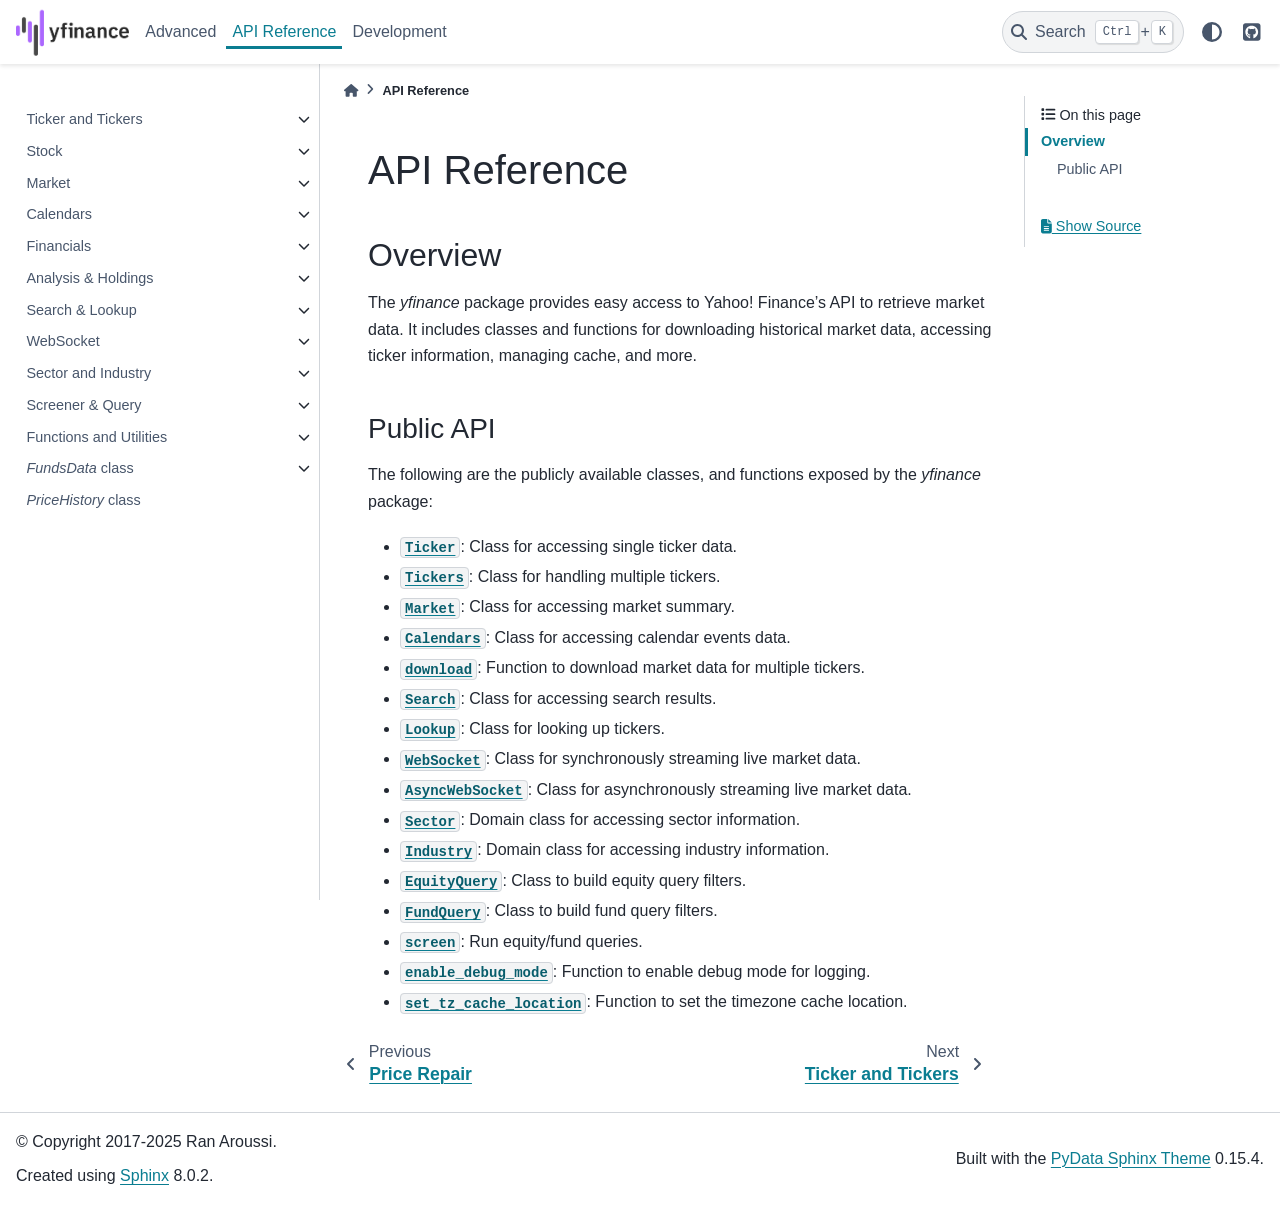
<file: docs/reference/index.html>
<!DOCTYPE html>


<html lang="en" data-content_root="../" >

  <head>
    <meta charset="utf-8" />
    <meta name="viewport" content="width=device-width, initial-scale=1.0" /><meta name="viewport" content="width=device-width, initial-scale=1" />

    <title>API Reference &#8212; yfinance</title>
  
  
  
  <script data-cfasync="false">
    document.documentElement.dataset.mode = localStorage.getItem("mode") || "";
    document.documentElement.dataset.theme = localStorage.getItem("theme") || "";
  </script>
  
  <!-- Loaded before other Sphinx assets -->
  <link href="../_static/styles/theme.css?digest=dfe6caa3a7d634c4db9b" rel="stylesheet" />
<link href="../_static/styles/bootstrap.css?digest=dfe6caa3a7d634c4db9b" rel="stylesheet" />
<link href="../_static/styles/pydata-sphinx-theme.css?digest=dfe6caa3a7d634c4db9b" rel="stylesheet" />

  
  <link href="../_static/vendor/fontawesome/6.5.2/css/all.min.css?digest=dfe6caa3a7d634c4db9b" rel="stylesheet" />
  <link rel="preload" as="font" type="font/woff2" crossorigin href="../_static/vendor/fontawesome/6.5.2/webfonts/fa-solid-900.woff2" />
<link rel="preload" as="font" type="font/woff2" crossorigin href="../_static/vendor/fontawesome/6.5.2/webfonts/fa-brands-400.woff2" />
<link rel="preload" as="font" type="font/woff2" crossorigin href="../_static/vendor/fontawesome/6.5.2/webfonts/fa-regular-400.woff2" />

    <link rel="stylesheet" type="text/css" href="../_static/pygments.css?v=8f2a1f02" />
    <link rel="stylesheet" type="text/css" href="../_static/copybutton.css?v=76b2166b" />
    <link rel="stylesheet" type="text/css" href="../_static/yfinance.css?v=6f22274e" />
  
  <!-- Pre-loaded scripts that we'll load fully later -->
  <link rel="preload" as="script" href="../_static/scripts/bootstrap.js?digest=dfe6caa3a7d634c4db9b" />
<link rel="preload" as="script" href="../_static/scripts/pydata-sphinx-theme.js?digest=dfe6caa3a7d634c4db9b" />
  <script src="../_static/vendor/fontawesome/6.5.2/js/all.min.js?digest=dfe6caa3a7d634c4db9b"></script>

    <script src="../_static/documentation_options.js?v=5929fcd5"></script>
    <script src="../_static/doctools.js?v=9a2dae69"></script>
    <script src="../_static/sphinx_highlight.js?v=dc90522c"></script>
    <script src="../_static/clipboard.min.js?v=a7894cd8"></script>
    <script src="../_static/copybutton.js?v=f281be69"></script>
    <script>DOCUMENTATION_OPTIONS.pagename = 'reference/index';</script>
    <link rel="index" title="Index" href="../genindex.html" />
    <link rel="search" title="Search" href="../search.html" />
    <link rel="next" title="Ticker and Tickers" href="yfinance.ticker_tickers.html" />
    <link rel="prev" title="Price Repair" href="../advanced/price_repair.html" />
  <meta name="viewport" content="width=device-width, initial-scale=1"/>
  <meta name="docsearch:language" content="en"/>
  </head>
  
  
  <body data-bs-spy="scroll" data-bs-target=".bd-toc-nav" data-offset="180" data-bs-root-margin="0px 0px -60%" data-default-mode="">

  
  
  <div id="pst-skip-link" class="skip-link d-print-none"><a href="#main-content">Skip to main content</a></div>
  
  <div id="pst-scroll-pixel-helper"></div>
  
  <button type="button" class="btn rounded-pill" id="pst-back-to-top">
    <i class="fa-solid fa-arrow-up"></i>Back to top</button>

  
  <input type="checkbox"
          class="sidebar-toggle"
          id="pst-primary-sidebar-checkbox"/>
  <label class="overlay overlay-primary" for="pst-primary-sidebar-checkbox"></label>
  
  <input type="checkbox"
          class="sidebar-toggle"
          id="pst-secondary-sidebar-checkbox"/>
  <label class="overlay overlay-secondary" for="pst-secondary-sidebar-checkbox"></label>
  
  <div class="search-button__wrapper">
    <div class="search-button__overlay"></div>
    <div class="search-button__search-container">
<form class="bd-search d-flex align-items-center"
      action="../search.html"
      method="get">
  <i class="fa-solid fa-magnifying-glass"></i>
  <input type="search"
         class="form-control"
         name="q"
         id="search-input"
         placeholder="Search the docs ..."
         aria-label="Search the docs ..."
         autocomplete="off"
         autocorrect="off"
         autocapitalize="off"
         spellcheck="false"/>
  <span class="search-button__kbd-shortcut"><kbd class="kbd-shortcut__modifier">Ctrl</kbd>+<kbd>K</kbd></span>
</form></div>
  </div>

  <div class="pst-async-banner-revealer d-none">
  <aside id="bd-header-version-warning" class="d-none d-print-none" aria-label="Version warning"></aside>
</div>

  
    <header class="bd-header navbar navbar-expand-lg bd-navbar d-print-none">
<div class="bd-header__inner bd-page-width">
  <button class="pst-navbar-icon sidebar-toggle primary-toggle" aria-label="Site navigation">
    <span class="fa-solid fa-bars"></span>
  </button>
  
  
  <div class=" navbar-header-items__start">
    
      <div class="navbar-item">

  
    
  

<a class="navbar-brand logo" href="../index.html">
  
  
  
  
  
    
    
      
    
    
    <img src="../_static/logo-light.webp" class="logo__image only-light" alt="yfinance - Home"/>
    <script>document.write(`<img src="../_static/logo-dark.webp" class="logo__image only-dark" alt="yfinance - Home"/>`);</script>
  
  
</a></div>
    
  </div>
  
  <div class=" navbar-header-items">
    
    <div class="me-auto navbar-header-items__center">
      
        <div class="navbar-item">
<nav>
  <ul class="bd-navbar-elements navbar-nav">
    
<li class="nav-item ">
  <a class="nav-link nav-internal" href="../advanced/index.html">
    Advanced
  </a>
</li>


<li class="nav-item current active">
  <a class="nav-link nav-internal" href="#">
    API Reference
  </a>
</li>


<li class="nav-item ">
  <a class="nav-link nav-internal" href="../development/index.html">
    Development
  </a>
</li>

  </ul>
</nav></div>
      
    </div>
    
    
    <div class="navbar-header-items__end">
      
        <div class="navbar-item navbar-persistent--container">
          

 <script>
 document.write(`
   <button class="btn search-button-field search-button__button" title="Search" aria-label="Search" data-bs-placement="bottom" data-bs-toggle="tooltip">
    <i class="fa-solid fa-magnifying-glass"></i>
    <span class="search-button__default-text">Search</span>
    <span class="search-button__kbd-shortcut"><kbd class="kbd-shortcut__modifier">Ctrl</kbd>+<kbd class="kbd-shortcut__modifier">K</kbd></span>
   </button>
 `);
 </script>
        </div>
      
      
        <div class="navbar-item">

<script>
document.write(`
  <button class="btn btn-sm nav-link pst-navbar-icon theme-switch-button" title="light/dark" aria-label="light/dark" data-bs-placement="bottom" data-bs-toggle="tooltip">
    <i class="theme-switch fa-solid fa-sun fa-lg" data-mode="light"></i>
    <i class="theme-switch fa-solid fa-moon fa-lg" data-mode="dark"></i>
    <i class="theme-switch fa-solid fa-circle-half-stroke fa-lg" data-mode="auto"></i>
  </button>
`);
</script></div>
      
        <div class="navbar-item"><ul class="navbar-icon-links"
    aria-label="Icon Links">
        <li class="nav-item">
          
          
          
          
          
          
          
          
          <a href="https://github.com/ranaroussi/yfinance" title="GitHub" class="nav-link pst-navbar-icon" rel="noopener" target="_blank" data-bs-toggle="tooltip" data-bs-placement="bottom"><i class="fa-brands fa-square-github fa-lg" aria-hidden="true"></i>
            <span class="sr-only">GitHub</span></a>
        </li>
</ul></div>
      
    </div>
    
  </div>
  
  
    <div class="navbar-persistent--mobile">

 <script>
 document.write(`
   <button class="btn search-button-field search-button__button" title="Search" aria-label="Search" data-bs-placement="bottom" data-bs-toggle="tooltip">
    <i class="fa-solid fa-magnifying-glass"></i>
    <span class="search-button__default-text">Search</span>
    <span class="search-button__kbd-shortcut"><kbd class="kbd-shortcut__modifier">Ctrl</kbd>+<kbd class="kbd-shortcut__modifier">K</kbd></span>
   </button>
 `);
 </script>
    </div>
  

  
    <button class="pst-navbar-icon sidebar-toggle secondary-toggle" aria-label="On this page">
      <span class="fa-solid fa-outdent"></span>
    </button>
  
</div>

    </header>
  

  <div class="bd-container">
    <div class="bd-container__inner bd-page-width">
      
      
      
      <div class="bd-sidebar-primary bd-sidebar">
        

  
  <div class="sidebar-header-items sidebar-primary__section">
    
    
      <div class="sidebar-header-items__center">
        
          
          
            <div class="navbar-item">
<nav>
  <ul class="bd-navbar-elements navbar-nav">
    
<li class="nav-item ">
  <a class="nav-link nav-internal" href="../advanced/index.html">
    Advanced
  </a>
</li>


<li class="nav-item current active">
  <a class="nav-link nav-internal" href="#">
    API Reference
  </a>
</li>


<li class="nav-item ">
  <a class="nav-link nav-internal" href="../development/index.html">
    Development
  </a>
</li>

  </ul>
</nav></div>
          
        
      </div>
    
    
    
      <div class="sidebar-header-items__end">
        
          <div class="navbar-item">

<script>
document.write(`
  <button class="btn btn-sm nav-link pst-navbar-icon theme-switch-button" title="light/dark" aria-label="light/dark" data-bs-placement="bottom" data-bs-toggle="tooltip">
    <i class="theme-switch fa-solid fa-sun fa-lg" data-mode="light"></i>
    <i class="theme-switch fa-solid fa-moon fa-lg" data-mode="dark"></i>
    <i class="theme-switch fa-solid fa-circle-half-stroke fa-lg" data-mode="auto"></i>
  </button>
`);
</script></div>
        
          <div class="navbar-item"><ul class="navbar-icon-links"
    aria-label="Icon Links">
        <li class="nav-item">
          
          
          
          
          
          
          
          
          <a href="https://github.com/ranaroussi/yfinance" title="GitHub" class="nav-link pst-navbar-icon" rel="noopener" target="_blank" data-bs-toggle="tooltip" data-bs-placement="bottom"><i class="fa-brands fa-square-github fa-lg" aria-hidden="true"></i>
            <span class="sr-only">GitHub</span></a>
        </li>
</ul></div>
        
      </div>
    
  </div>
  
    <div class="sidebar-primary-items__start sidebar-primary__section">
        <div class="sidebar-primary-item">
<nav class="bd-docs-nav bd-links"
     aria-label="Section Navigation">
  <p class="bd-links__title" role="heading" aria-level="1">Section Navigation</p>
  <div class="bd-toc-item navbar-nav"><ul class="nav bd-sidenav">
<li class="toctree-l1 has-children"><a class="reference internal" href="yfinance.ticker_tickers.html">Ticker and Tickers</a><details><summary><span class="toctree-toggle" role="presentation"><i class="fa-solid fa-chevron-down"></i></span></summary><ul>
<li class="toctree-l2"><a class="reference internal" href="api/yfinance.Ticker.html">Ticker</a></li>
<li class="toctree-l2"><a class="reference internal" href="api/yfinance.Tickers.html">Tickers</a></li>
</ul>
</details></li>
<li class="toctree-l1 has-children"><a class="reference internal" href="yfinance.stock.html">Stock</a><details><summary><span class="toctree-toggle" role="presentation"><i class="fa-solid fa-chevron-down"></i></span></summary><ul>
<li class="toctree-l2"><a class="reference internal" href="api/yfinance.Ticker.get_isin.html">yfinance.Ticker.get_isin</a></li>
<li class="toctree-l2"><a class="reference internal" href="api/yfinance.Ticker.isin.html">yfinance.Ticker.isin</a></li>
<li class="toctree-l2"><a class="reference internal" href="api/yfinance.Ticker.history.html">yfinance.Ticker.history</a></li>
<li class="toctree-l2"><a class="reference internal" href="api/yfinance.Ticker.get_history_metadata.html">yfinance.Ticker.get_history_metadata</a></li>
<li class="toctree-l2"><a class="reference internal" href="api/yfinance.Ticker.get_dividends.html">yfinance.Ticker.get_dividends</a></li>
<li class="toctree-l2"><a class="reference internal" href="api/yfinance.Ticker.dividends.html">yfinance.Ticker.dividends</a></li>
<li class="toctree-l2"><a class="reference internal" href="api/yfinance.Ticker.get_splits.html">yfinance.Ticker.get_splits</a></li>
<li class="toctree-l2"><a class="reference internal" href="api/yfinance.Ticker.splits.html">yfinance.Ticker.splits</a></li>
<li class="toctree-l2"><a class="reference internal" href="api/yfinance.Ticker.get_actions.html">yfinance.Ticker.get_actions</a></li>
<li class="toctree-l2"><a class="reference internal" href="api/yfinance.Ticker.actions.html">yfinance.Ticker.actions</a></li>
<li class="toctree-l2"><a class="reference internal" href="api/yfinance.Ticker.get_capital_gains.html">yfinance.Ticker.get_capital_gains</a></li>
<li class="toctree-l2"><a class="reference internal" href="api/yfinance.Ticker.capital_gains.html">yfinance.Ticker.capital_gains</a></li>
<li class="toctree-l2"><a class="reference internal" href="api/yfinance.Ticker.get_shares_full.html">yfinance.Ticker.get_shares_full</a></li>
<li class="toctree-l2"><a class="reference internal" href="api/yfinance.Ticker.get_info.html">yfinance.Ticker.get_info</a></li>
<li class="toctree-l2"><a class="reference internal" href="api/yfinance.Ticker.info.html">yfinance.Ticker.info</a></li>
<li class="toctree-l2"><a class="reference internal" href="api/yfinance.Ticker.get_fast_info.html">yfinance.Ticker.get_fast_info</a></li>
<li class="toctree-l2"><a class="reference internal" href="api/yfinance.Ticker.fast_info.html">yfinance.Ticker.fast_info</a></li>
<li class="toctree-l2"><a class="reference internal" href="api/yfinance.Ticker.get_news.html">yfinance.Ticker.get_news</a></li>
<li class="toctree-l2"><a class="reference internal" href="api/yfinance.Ticker.news.html">yfinance.Ticker.news</a></li>
</ul>
</details></li>
<li class="toctree-l1 has-children"><a class="reference internal" href="yfinance.market.html">Market</a><details><summary><span class="toctree-toggle" role="presentation"><i class="fa-solid fa-chevron-down"></i></span></summary><ul>
<li class="toctree-l2"><a class="reference internal" href="api/yfinance.Market.html">Market</a></li>
</ul>
</details></li>
<li class="toctree-l1 has-children"><a class="reference internal" href="yfinance.calendars.html">Calendars</a><details><summary><span class="toctree-toggle" role="presentation"><i class="fa-solid fa-chevron-down"></i></span></summary><ul>
<li class="toctree-l2"><a class="reference internal" href="api/yfinance.Calendars.html">Calendars</a></li>
</ul>
</details></li>
<li class="toctree-l1 has-children"><a class="reference internal" href="yfinance.financials.html">Financials</a><details><summary><span class="toctree-toggle" role="presentation"><i class="fa-solid fa-chevron-down"></i></span></summary><ul>
<li class="toctree-l2"><a class="reference internal" href="api/yfinance.Ticker.get_income_stmt.html">yfinance.Ticker.get_income_stmt</a></li>
<li class="toctree-l2"><a class="reference internal" href="api/yfinance.Ticker.income_stmt.html">yfinance.Ticker.income_stmt</a></li>
<li class="toctree-l2"><a class="reference internal" href="api/yfinance.Ticker.quarterly_income_stmt.html">yfinance.Ticker.quarterly_income_stmt</a></li>
<li class="toctree-l2"><a class="reference internal" href="api/yfinance.Ticker.ttm_income_stmt.html">yfinance.Ticker.ttm_income_stmt</a></li>
<li class="toctree-l2"><a class="reference internal" href="api/yfinance.Ticker.get_balance_sheet.html">yfinance.Ticker.get_balance_sheet</a></li>
<li class="toctree-l2"><a class="reference internal" href="api/yfinance.Ticker.balance_sheet.html">yfinance.Ticker.balance_sheet</a></li>
<li class="toctree-l2"><a class="reference internal" href="api/yfinance.Ticker.get_cashflow.html">yfinance.Ticker.get_cashflow</a></li>
<li class="toctree-l2"><a class="reference internal" href="api/yfinance.Ticker.cashflow.html">yfinance.Ticker.cashflow</a></li>
<li class="toctree-l2"><a class="reference internal" href="api/yfinance.Ticker.quarterly_cashflow.html">yfinance.Ticker.quarterly_cashflow</a></li>
<li class="toctree-l2"><a class="reference internal" href="api/yfinance.Ticker.ttm_cashflow.html">yfinance.Ticker.ttm_cashflow</a></li>
<li class="toctree-l2"><a class="reference internal" href="api/yfinance.Ticker.get_earnings.html">yfinance.Ticker.get_earnings</a></li>
<li class="toctree-l2"><a class="reference internal" href="api/yfinance.Ticker.earnings.html">yfinance.Ticker.earnings</a></li>
<li class="toctree-l2"><a class="reference internal" href="api/yfinance.Ticker.calendar.html">yfinance.Ticker.calendar</a></li>
<li class="toctree-l2"><a class="reference internal" href="api/yfinance.Ticker.get_earnings_dates.html">yfinance.Ticker.get_earnings_dates</a></li>
<li class="toctree-l2"><a class="reference internal" href="api/yfinance.Ticker.earnings_dates.html">yfinance.Ticker.earnings_dates</a></li>
<li class="toctree-l2"><a class="reference internal" href="api/yfinance.Ticker.get_sec_filings.html">yfinance.Ticker.get_sec_filings</a></li>
<li class="toctree-l2"><a class="reference internal" href="api/yfinance.Ticker.sec_filings.html">yfinance.Ticker.sec_filings</a></li>
</ul>
</details></li>
<li class="toctree-l1 has-children"><a class="reference internal" href="yfinance.analysis.html">Analysis &amp; Holdings</a><details><summary><span class="toctree-toggle" role="presentation"><i class="fa-solid fa-chevron-down"></i></span></summary><ul>
<li class="toctree-l2"><a class="reference internal" href="api/yfinance.Ticker.get_recommendations.html">yfinance.Ticker.get_recommendations</a></li>
<li class="toctree-l2"><a class="reference internal" href="api/yfinance.Ticker.recommendations.html">yfinance.Ticker.recommendations</a></li>
<li class="toctree-l2"><a class="reference internal" href="api/yfinance.Ticker.get_recommendations_summary.html">yfinance.Ticker.get_recommendations_summary</a></li>
<li class="toctree-l2"><a class="reference internal" href="api/yfinance.Ticker.recommendations_summary.html">yfinance.Ticker.recommendations_summary</a></li>
<li class="toctree-l2"><a class="reference internal" href="api/yfinance.Ticker.get_upgrades_downgrades.html">yfinance.Ticker.get_upgrades_downgrades</a></li>
<li class="toctree-l2"><a class="reference internal" href="api/yfinance.Ticker.upgrades_downgrades.html">yfinance.Ticker.upgrades_downgrades</a></li>
<li class="toctree-l2"><a class="reference internal" href="api/yfinance.Ticker.get_sustainability.html">yfinance.Ticker.get_sustainability</a></li>
<li class="toctree-l2"><a class="reference internal" href="api/yfinance.Ticker.sustainability.html">yfinance.Ticker.sustainability</a></li>
<li class="toctree-l2"><a class="reference internal" href="api/yfinance.Ticker.get_analyst_price_targets.html">yfinance.Ticker.get_analyst_price_targets</a></li>
<li class="toctree-l2"><a class="reference internal" href="api/yfinance.Ticker.analyst_price_targets.html">yfinance.Ticker.analyst_price_targets</a></li>
<li class="toctree-l2"><a class="reference internal" href="api/yfinance.Ticker.get_earnings_estimate.html">yfinance.Ticker.get_earnings_estimate</a></li>
<li class="toctree-l2"><a class="reference internal" href="api/yfinance.Ticker.earnings_estimate.html">yfinance.Ticker.earnings_estimate</a></li>
<li class="toctree-l2"><a class="reference internal" href="api/yfinance.Ticker.get_revenue_estimate.html">yfinance.Ticker.get_revenue_estimate</a></li>
<li class="toctree-l2"><a class="reference internal" href="api/yfinance.Ticker.revenue_estimate.html">yfinance.Ticker.revenue_estimate</a></li>
<li class="toctree-l2"><a class="reference internal" href="api/yfinance.Ticker.get_earnings_history.html">yfinance.Ticker.get_earnings_history</a></li>
<li class="toctree-l2"><a class="reference internal" href="api/yfinance.Ticker.earnings_history.html">yfinance.Ticker.earnings_history</a></li>
<li class="toctree-l2"><a class="reference internal" href="api/yfinance.Ticker.get_eps_trend.html">yfinance.Ticker.get_eps_trend</a></li>
<li class="toctree-l2"><a class="reference internal" href="api/yfinance.Ticker.eps_trend.html">yfinance.Ticker.eps_trend</a></li>
<li class="toctree-l2"><a class="reference internal" href="api/yfinance.Ticker.get_eps_revisions.html">yfinance.Ticker.get_eps_revisions</a></li>
<li class="toctree-l2"><a class="reference internal" href="api/yfinance.Ticker.eps_revisions.html">yfinance.Ticker.eps_revisions</a></li>
<li class="toctree-l2"><a class="reference internal" href="api/yfinance.Ticker.get_growth_estimates.html">yfinance.Ticker.get_growth_estimates</a></li>
<li class="toctree-l2"><a class="reference internal" href="api/yfinance.Ticker.growth_estimates.html">yfinance.Ticker.growth_estimates</a></li>
<li class="toctree-l2"><a class="reference internal" href="api/yfinance.Ticker.get_funds_data.html">yfinance.Ticker.get_funds_data</a></li>
<li class="toctree-l2"><a class="reference internal" href="api/yfinance.Ticker.funds_data.html">yfinance.Ticker.funds_data</a></li>
<li class="toctree-l2"><a class="reference internal" href="api/yfinance.Ticker.get_insider_purchases.html">yfinance.Ticker.get_insider_purchases</a></li>
<li class="toctree-l2"><a class="reference internal" href="api/yfinance.Ticker.insider_purchases.html">yfinance.Ticker.insider_purchases</a></li>
<li class="toctree-l2"><a class="reference internal" href="api/yfinance.Ticker.get_insider_transactions.html">yfinance.Ticker.get_insider_transactions</a></li>
<li class="toctree-l2"><a class="reference internal" href="api/yfinance.Ticker.insider_transactions.html">yfinance.Ticker.insider_transactions</a></li>
<li class="toctree-l2"><a class="reference internal" href="api/yfinance.Ticker.get_insider_roster_holders.html">yfinance.Ticker.get_insider_roster_holders</a></li>
<li class="toctree-l2"><a class="reference internal" href="api/yfinance.Ticker.insider_roster_holders.html">yfinance.Ticker.insider_roster_holders</a></li>
<li class="toctree-l2"><a class="reference internal" href="api/yfinance.Ticker.get_major_holders.html">yfinance.Ticker.get_major_holders</a></li>
<li class="toctree-l2"><a class="reference internal" href="api/yfinance.Ticker.major_holders.html">yfinance.Ticker.major_holders</a></li>
<li class="toctree-l2"><a class="reference internal" href="api/yfinance.Ticker.get_institutional_holders.html">yfinance.Ticker.get_institutional_holders</a></li>
<li class="toctree-l2"><a class="reference internal" href="api/yfinance.Ticker.institutional_holders.html">yfinance.Ticker.institutional_holders</a></li>
<li class="toctree-l2"><a class="reference internal" href="api/yfinance.Ticker.get_mutualfund_holders.html">yfinance.Ticker.get_mutualfund_holders</a></li>
<li class="toctree-l2"><a class="reference internal" href="api/yfinance.Ticker.mutualfund_holders.html">yfinance.Ticker.mutualfund_holders</a></li>
</ul>
</details></li>
<li class="toctree-l1 has-children"><a class="reference internal" href="yfinance.search.html">Search &amp; Lookup</a><details><summary><span class="toctree-toggle" role="presentation"><i class="fa-solid fa-chevron-down"></i></span></summary><ul>
<li class="toctree-l2"><a class="reference internal" href="api/yfinance.Search.html">Search</a></li>
<li class="toctree-l2"><a class="reference internal" href="api/yfinance.Lookup.html">Lookup</a></li>
</ul>
</details></li>
<li class="toctree-l1 has-children"><a class="reference internal" href="yfinance.websocket.html">WebSocket</a><details><summary><span class="toctree-toggle" role="presentation"><i class="fa-solid fa-chevron-down"></i></span></summary><ul>
<li class="toctree-l2"><a class="reference internal" href="api/yfinance.WebSocket.html">WebSocket</a></li>
<li class="toctree-l2"><a class="reference internal" href="api/yfinance.AsyncWebSocket.html">AsyncWebSocket</a></li>
</ul>
</details></li>
<li class="toctree-l1 has-children"><a class="reference internal" href="yfinance.sector_industry.html">Sector and Industry</a><details><summary><span class="toctree-toggle" role="presentation"><i class="fa-solid fa-chevron-down"></i></span></summary><ul>
<li class="toctree-l2"><a class="reference internal" href="api/yfinance.Sector.html">Sector</a></li>
<li class="toctree-l2"><a class="reference internal" href="api/yfinance.Industry.html">Industry</a></li>
</ul>
</details></li>
<li class="toctree-l1 has-children"><a class="reference internal" href="yfinance.screener.html">Screener &amp; Query</a><details><summary><span class="toctree-toggle" role="presentation"><i class="fa-solid fa-chevron-down"></i></span></summary><ul>
<li class="toctree-l2"><a class="reference internal" href="api/yfinance.EquityQuery.html">EquityQuery</a></li>
<li class="toctree-l2"><a class="reference internal" href="api/yfinance.FundQuery.html">FundQuery</a></li>
<li class="toctree-l2"><a class="reference internal" href="api/yfinance.screen.html">yfinance.screen</a></li>
</ul>
</details></li>
<li class="toctree-l1 has-children"><a class="reference internal" href="yfinance.functions.html">Functions and Utilities</a><details><summary><span class="toctree-toggle" role="presentation"><i class="fa-solid fa-chevron-down"></i></span></summary><ul>
<li class="toctree-l2"><a class="reference internal" href="api/yfinance.download.html">yfinance.download</a></li>
<li class="toctree-l2"><a class="reference internal" href="api/yfinance.enable_debug_mode.html">yfinance.enable_debug_mode</a></li>
<li class="toctree-l2"><a class="reference internal" href="api/yfinance.set_tz_cache_location.html">yfinance.set_tz_cache_location</a></li>
</ul>
</details></li>
<li class="toctree-l1 has-children"><a class="reference internal" href="yfinance.funds_data.html"><cite>FundsData</cite> class</a><details><summary><span class="toctree-toggle" role="presentation"><i class="fa-solid fa-chevron-down"></i></span></summary><ul>
<li class="toctree-l2"><a class="reference internal" href="api/yfinance.scrapers.funds.FundsData.html">FundsData</a></li>
</ul>
</details></li>
<li class="toctree-l1"><a class="reference internal" href="yfinance.price_history.html"><cite>PriceHistory</cite> class</a></li>
</ul>
</div>
</nav></div>
    </div>
  
  
  <div class="sidebar-primary-items__end sidebar-primary__section">
  </div>
  
  <div id="rtd-footer-container"></div>


      </div>
      
      <main id="main-content" class="bd-main" role="main">
        
        
          <div class="bd-content">
            <div class="bd-article-container">
              
              <div class="bd-header-article d-print-none">
<div class="header-article-items header-article__inner">
  
    <div class="header-article-items__start">
      
        <div class="header-article-item">



<nav aria-label="Breadcrumb" class="d-print-none">
  <ul class="bd-breadcrumbs">
    
    <li class="breadcrumb-item breadcrumb-home">
      <a href="../index.html" class="nav-link" aria-label="Home">
        <i class="fa-solid fa-home"></i>
      </a>
    </li>
    <li class="breadcrumb-item active" aria-current="page">API Reference</li>
  </ul>
</nav>
</div>
      
    </div>
  
  
</div>
</div>
              
              
              
                
<div id="searchbox"></div>
                <article class="bd-article">
                  
  <section id="api-reference">
<h1>API Reference<a class="headerlink" href="#api-reference" title="Link to this heading">#</a></h1>
<section id="overview">
<h2>Overview<a class="headerlink" href="#overview" title="Link to this heading">#</a></h2>
<p>The <cite>yfinance</cite> package provides easy access to Yahoo! Finance’s API to retrieve market data. It includes classes and functions for downloading historical market data, accessing ticker information, managing cache, and more.</p>
<section id="public-api">
<h3>Public API<a class="headerlink" href="#public-api" title="Link to this heading">#</a></h3>
<p>The following are the publicly available classes, and functions exposed by the <cite>yfinance</cite> package:</p>
<ul class="simple">
<li><p><a class="reference internal" href="api/yfinance.Ticker.html#yfinance.Ticker" title="yfinance.Ticker"><code class="xref py py-attr docutils literal notranslate"><span class="pre">Ticker</span></code></a>: Class for accessing single ticker data.</p></li>
<li><p><a class="reference internal" href="api/yfinance.Tickers.html#yfinance.Tickers" title="yfinance.Tickers"><code class="xref py py-attr docutils literal notranslate"><span class="pre">Tickers</span></code></a>: Class for handling multiple tickers.</p></li>
<li><p><a class="reference internal" href="api/yfinance.Market.html#yfinance.Market" title="yfinance.Market"><code class="xref py py-attr docutils literal notranslate"><span class="pre">Market</span></code></a>: Class for accessing market summary.</p></li>
<li><p><a class="reference internal" href="api/yfinance.Calendars.html#yfinance.Calendars" title="yfinance.Calendars"><code class="xref py py-attr docutils literal notranslate"><span class="pre">Calendars</span></code></a>: Class for accessing calendar events data.</p></li>
<li><p><a class="reference internal" href="api/yfinance.download.html#yfinance.download" title="yfinance.download"><code class="xref py py-attr docutils literal notranslate"><span class="pre">download</span></code></a>: Function to download market data for multiple tickers.</p></li>
<li><p><a class="reference internal" href="api/yfinance.Search.html#yfinance.Search" title="yfinance.Search"><code class="xref py py-attr docutils literal notranslate"><span class="pre">Search</span></code></a>: Class for accessing search results.</p></li>
<li><p><a class="reference internal" href="api/yfinance.Lookup.html#yfinance.Lookup" title="yfinance.Lookup"><code class="xref py py-attr docutils literal notranslate"><span class="pre">Lookup</span></code></a>: Class for looking up tickers.</p></li>
<li><p><a class="reference internal" href="api/yfinance.WebSocket.html#yfinance.WebSocket" title="yfinance.WebSocket"><code class="xref py py-class docutils literal notranslate"><span class="pre">WebSocket</span></code></a>: Class for synchronously streaming live market data.</p></li>
<li><p><a class="reference internal" href="api/yfinance.AsyncWebSocket.html#yfinance.AsyncWebSocket" title="yfinance.AsyncWebSocket"><code class="xref py py-class docutils literal notranslate"><span class="pre">AsyncWebSocket</span></code></a>: Class for asynchronously streaming live market data.</p></li>
<li><p><a class="reference internal" href="api/yfinance.Sector.html#yfinance.Sector" title="yfinance.Sector"><code class="xref py py-attr docutils literal notranslate"><span class="pre">Sector</span></code></a>: Domain class for accessing sector information.</p></li>
<li><p><a class="reference internal" href="api/yfinance.Industry.html#yfinance.Industry" title="yfinance.Industry"><code class="xref py py-attr docutils literal notranslate"><span class="pre">Industry</span></code></a>: Domain class for accessing industry information.</p></li>
<li><p><a class="reference internal" href="api/yfinance.EquityQuery.html#yfinance.EquityQuery" title="yfinance.EquityQuery"><code class="xref py py-attr docutils literal notranslate"><span class="pre">EquityQuery</span></code></a>: Class to build equity query filters.</p></li>
<li><p><a class="reference internal" href="api/yfinance.FundQuery.html#yfinance.FundQuery" title="yfinance.FundQuery"><code class="xref py py-attr docutils literal notranslate"><span class="pre">FundQuery</span></code></a>: Class to build fund query filters.</p></li>
<li><p><a class="reference internal" href="api/yfinance.screen.html#yfinance.screen" title="yfinance.screen"><code class="xref py py-attr docutils literal notranslate"><span class="pre">screen</span></code></a>: Run equity/fund queries.</p></li>
<li><p><a class="reference internal" href="api/yfinance.enable_debug_mode.html#yfinance.enable_debug_mode" title="yfinance.enable_debug_mode"><code class="xref py py-attr docutils literal notranslate"><span class="pre">enable_debug_mode</span></code></a>: Function to enable debug mode for logging.</p></li>
<li><p><a class="reference internal" href="api/yfinance.set_tz_cache_location.html#yfinance.set_tz_cache_location" title="yfinance.set_tz_cache_location"><code class="xref py py-attr docutils literal notranslate"><span class="pre">set_tz_cache_location</span></code></a>: Function to set the timezone cache location.</p></li>
</ul>
<div class="toctree-wrapper compound">
</div>
</section>
</section>
</section>


                </article>
              
              
              
              
              
                <footer class="prev-next-footer d-print-none">
                  
<div class="prev-next-area">
    <a class="left-prev"
       href="../advanced/price_repair.html"
       title="previous page">
      <i class="fa-solid fa-angle-left"></i>
      <div class="prev-next-info">
        <p class="prev-next-subtitle">previous</p>
        <p class="prev-next-title">Price Repair</p>
      </div>
    </a>
    <a class="right-next"
       href="yfinance.ticker_tickers.html"
       title="next page">
      <div class="prev-next-info">
        <p class="prev-next-subtitle">next</p>
        <p class="prev-next-title">Ticker and Tickers</p>
      </div>
      <i class="fa-solid fa-angle-right"></i>
    </a>
</div>
                </footer>
              
            </div>
            
            
              
                <div class="bd-sidebar-secondary bd-toc"><div class="sidebar-secondary-items sidebar-secondary__inner">


  <div class="sidebar-secondary-item">
<div
    id="pst-page-navigation-heading-2"
    class="page-toc tocsection onthispage">
    <i class="fa-solid fa-list"></i> On this page
  </div>
  <nav class="bd-toc-nav page-toc" aria-labelledby="pst-page-navigation-heading-2">
    <ul class="visible nav section-nav flex-column">
<li class="toc-h2 nav-item toc-entry"><a class="reference internal nav-link" href="#overview">Overview</a><ul class="nav section-nav flex-column">
<li class="toc-h3 nav-item toc-entry"><a class="reference internal nav-link" href="#public-api">Public API</a></li>
</ul>
</li>
</ul>
  </nav></div>

  <div class="sidebar-secondary-item">

  <div class="tocsection sourcelink">
    <a href="../_sources/reference/index.rst.txt">
      <i class="fa-solid fa-file-lines"></i> Show Source
    </a>
  </div>
</div>

</div></div>
              
            
          </div>
          <footer class="bd-footer-content">
            
          </footer>
        
      </main>
    </div>
  </div>
  
  <!-- Scripts loaded after <body> so the DOM is not blocked -->
  <script src="../_static/scripts/bootstrap.js?digest=dfe6caa3a7d634c4db9b"></script>
<script src="../_static/scripts/pydata-sphinx-theme.js?digest=dfe6caa3a7d634c4db9b"></script>

  <footer class="bd-footer">
<div class="bd-footer__inner bd-page-width">
  
    <div class="footer-items__start">
      
        <div class="footer-item">

  <p class="copyright">
    
      © Copyright 2017-2025 Ran Aroussi.
      <br/>
    
  </p>
</div>
      
        <div class="footer-item">

  <p class="sphinx-version">
    Created using <a href="https://www.sphinx-doc.org/">Sphinx</a> 8.0.2.
    <br/>
  </p>
</div>
      
    </div>
  
  
  
    <div class="footer-items__end">
      
        <div class="footer-item">
<p class="theme-version">
  Built with the <a href="https://pydata-sphinx-theme.readthedocs.io/en/stable/index.html">PyData Sphinx Theme</a> 0.15.4.
</p></div>
      
    </div>
  
</div>

  </footer>
  </body>
</html>
</file>
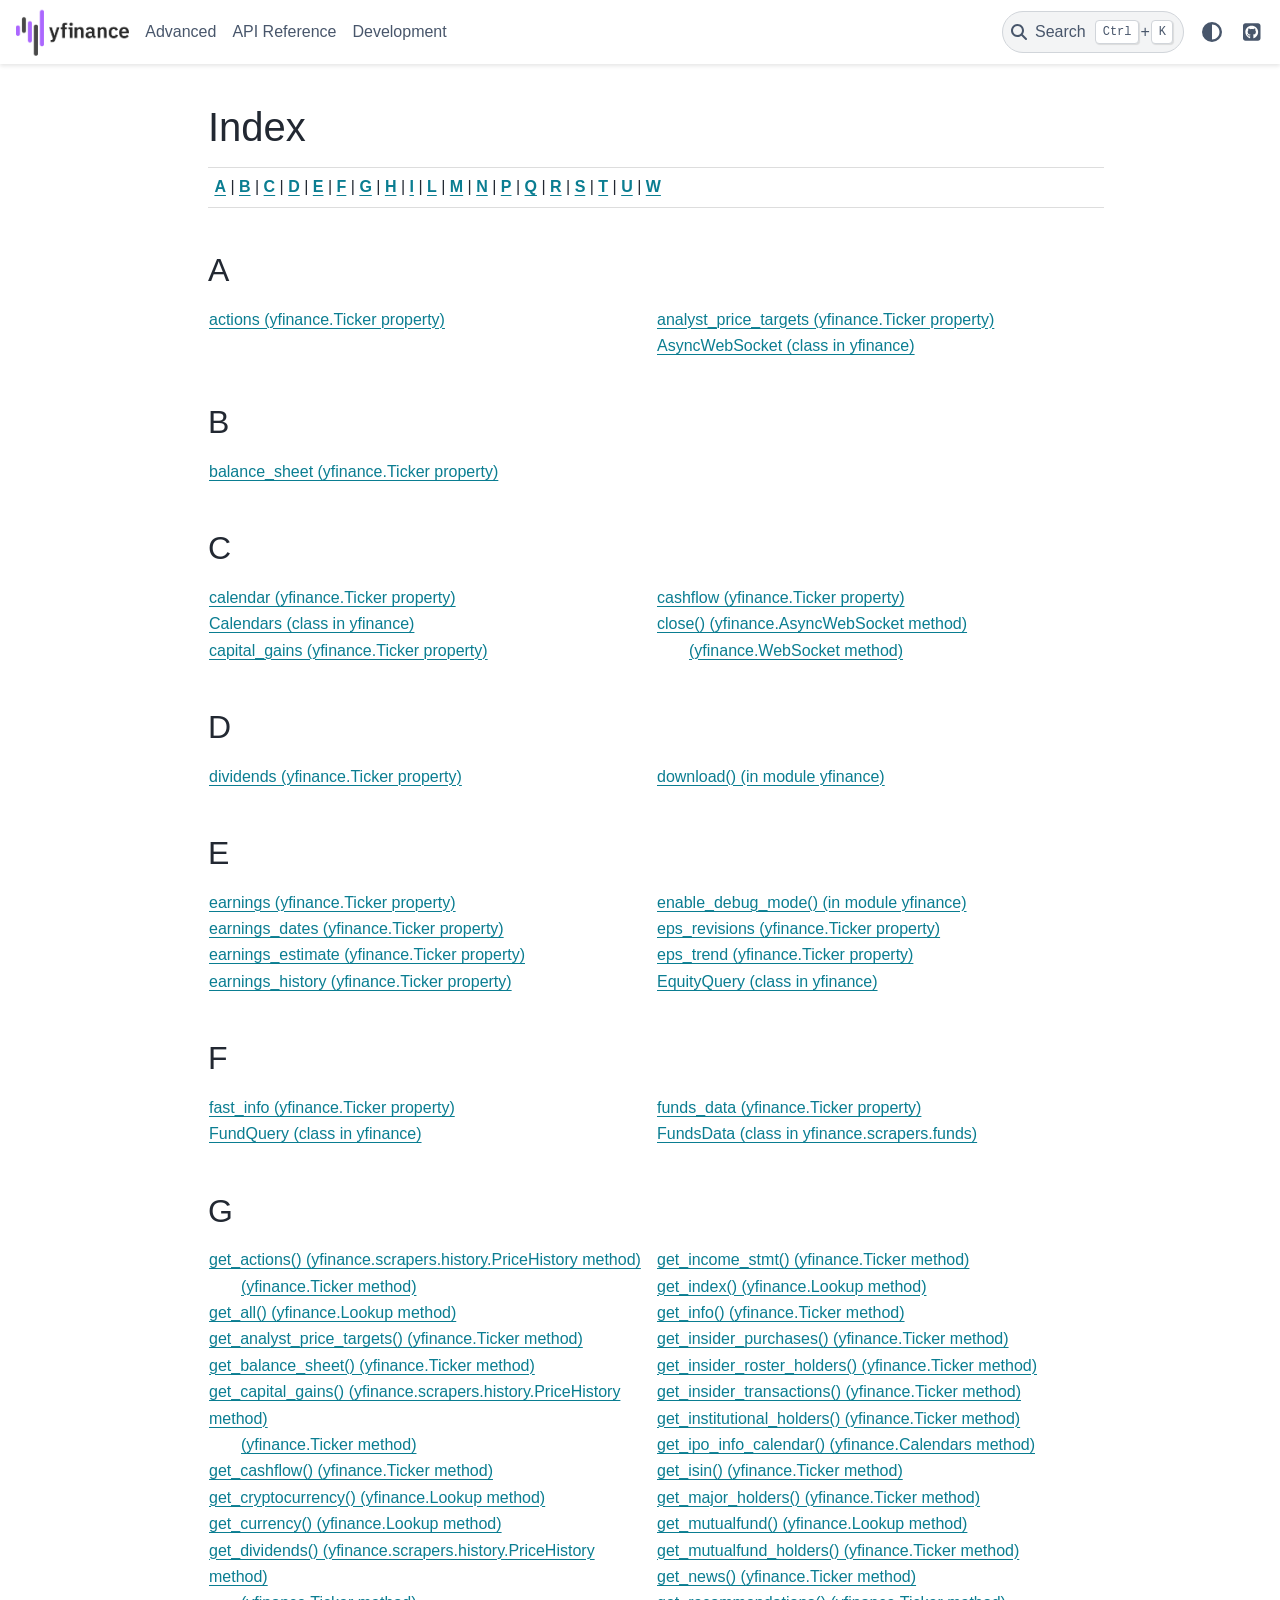
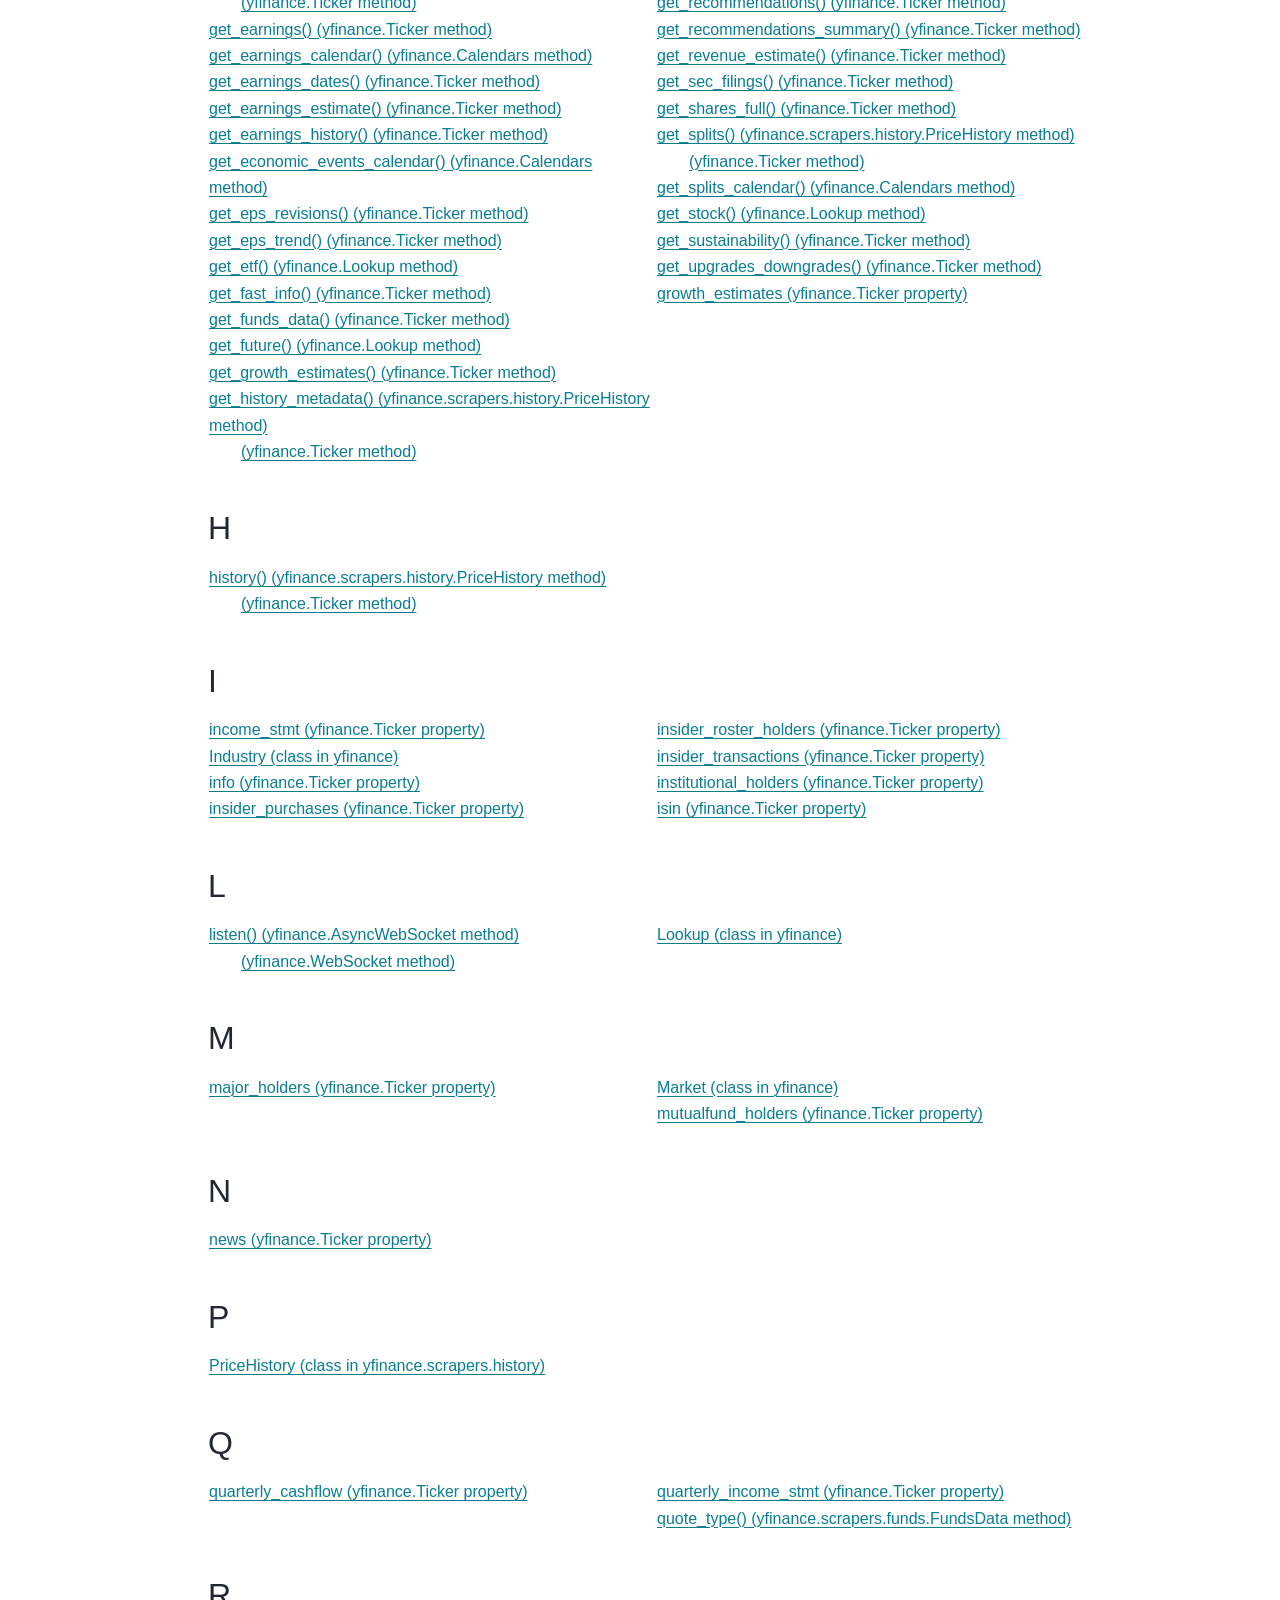
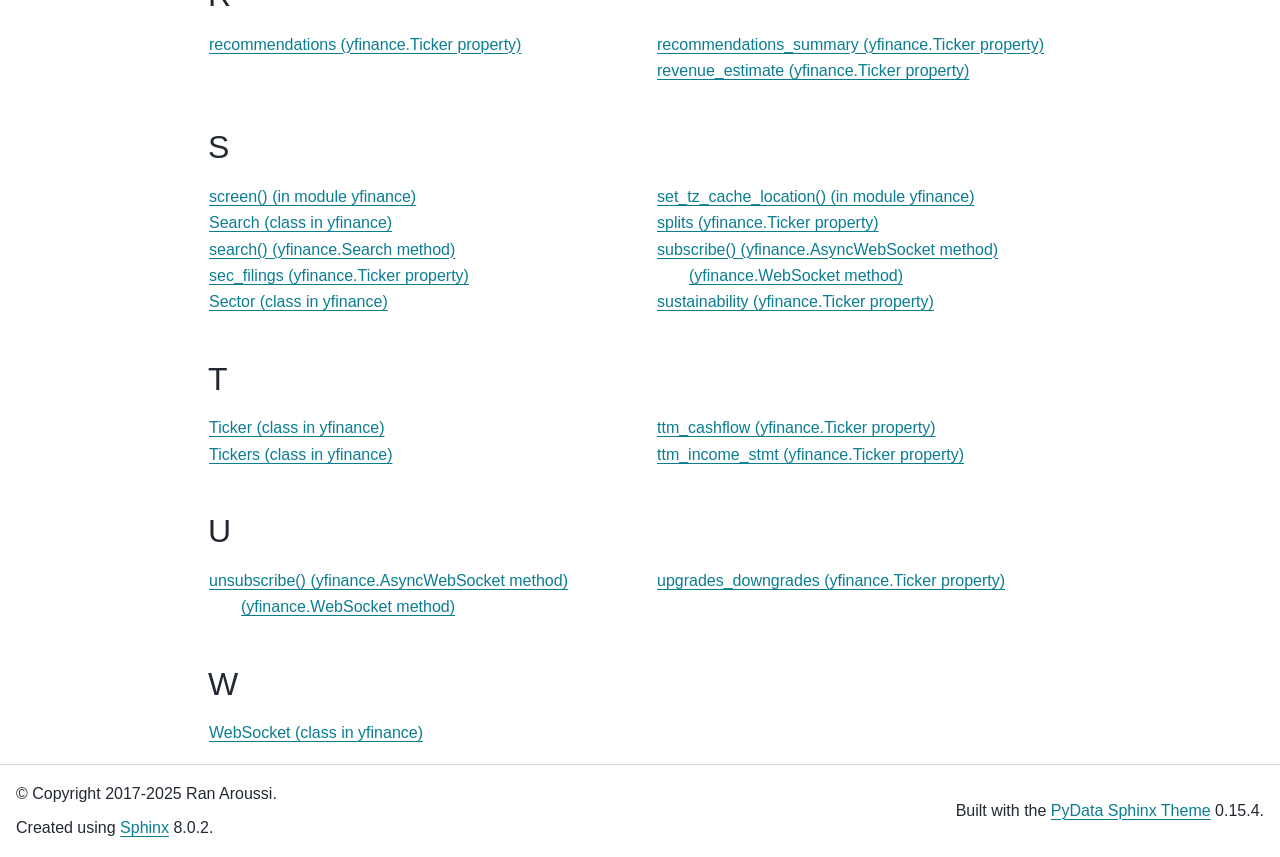
<file: docs/genindex.html>
<!DOCTYPE html>


<html lang="en" data-content_root="./" >

  <head>
    <meta charset="utf-8" />
    <meta name="viewport" content="width=device-width, initial-scale=1.0" />
    <title>Index &#8212; yfinance</title>
  
  
  
  <script data-cfasync="false">
    document.documentElement.dataset.mode = localStorage.getItem("mode") || "";
    document.documentElement.dataset.theme = localStorage.getItem("theme") || "";
  </script>
  
  <!-- Loaded before other Sphinx assets -->
  <link href="_static/styles/theme.css?digest=dfe6caa3a7d634c4db9b" rel="stylesheet" />
<link href="_static/styles/bootstrap.css?digest=dfe6caa3a7d634c4db9b" rel="stylesheet" />
<link href="_static/styles/pydata-sphinx-theme.css?digest=dfe6caa3a7d634c4db9b" rel="stylesheet" />

  
  <link href="_static/vendor/fontawesome/6.5.2/css/all.min.css?digest=dfe6caa3a7d634c4db9b" rel="stylesheet" />
  <link rel="preload" as="font" type="font/woff2" crossorigin href="_static/vendor/fontawesome/6.5.2/webfonts/fa-solid-900.woff2" />
<link rel="preload" as="font" type="font/woff2" crossorigin href="_static/vendor/fontawesome/6.5.2/webfonts/fa-brands-400.woff2" />
<link rel="preload" as="font" type="font/woff2" crossorigin href="_static/vendor/fontawesome/6.5.2/webfonts/fa-regular-400.woff2" />

    <link rel="stylesheet" type="text/css" href="_static/pygments.css?v=8f2a1f02" />
    <link rel="stylesheet" type="text/css" href="_static/copybutton.css?v=76b2166b" />
    <link rel="stylesheet" type="text/css" href="_static/yfinance.css?v=6f22274e" />
  
  <!-- Pre-loaded scripts that we'll load fully later -->
  <link rel="preload" as="script" href="_static/scripts/bootstrap.js?digest=dfe6caa3a7d634c4db9b" />
<link rel="preload" as="script" href="_static/scripts/pydata-sphinx-theme.js?digest=dfe6caa3a7d634c4db9b" />
  <script src="_static/vendor/fontawesome/6.5.2/js/all.min.js?digest=dfe6caa3a7d634c4db9b"></script>

    <script src="_static/documentation_options.js?v=5929fcd5"></script>
    <script src="_static/doctools.js?v=9a2dae69"></script>
    <script src="_static/sphinx_highlight.js?v=dc90522c"></script>
    <script src="_static/clipboard.min.js?v=a7894cd8"></script>
    <script src="_static/copybutton.js?v=f281be69"></script>
    <script>DOCUMENTATION_OPTIONS.pagename = 'genindex';</script>
    <link rel="index" title="Index" href="#" />
    <link rel="search" title="Search" href="search.html" />
  <meta name="viewport" content="width=device-width, initial-scale=1"/>
  <meta name="docsearch:language" content="en"/>
  </head>
  
  
  <body data-bs-spy="scroll" data-bs-target=".bd-toc-nav" data-offset="180" data-bs-root-margin="0px 0px -60%" data-default-mode="">

  
  
  <div id="pst-skip-link" class="skip-link d-print-none"><a href="#main-content">Skip to main content</a></div>
  
  <div id="pst-scroll-pixel-helper"></div>
  
  <button type="button" class="btn rounded-pill" id="pst-back-to-top">
    <i class="fa-solid fa-arrow-up"></i>Back to top</button>

  
  <input type="checkbox"
          class="sidebar-toggle"
          id="pst-primary-sidebar-checkbox"/>
  <label class="overlay overlay-primary" for="pst-primary-sidebar-checkbox"></label>
  
  <input type="checkbox"
          class="sidebar-toggle"
          id="pst-secondary-sidebar-checkbox"/>
  <label class="overlay overlay-secondary" for="pst-secondary-sidebar-checkbox"></label>
  
  <div class="search-button__wrapper">
    <div class="search-button__overlay"></div>
    <div class="search-button__search-container">
<form class="bd-search d-flex align-items-center"
      action="search.html"
      method="get">
  <i class="fa-solid fa-magnifying-glass"></i>
  <input type="search"
         class="form-control"
         name="q"
         id="search-input"
         placeholder="Search the docs ..."
         aria-label="Search the docs ..."
         autocomplete="off"
         autocorrect="off"
         autocapitalize="off"
         spellcheck="false"/>
  <span class="search-button__kbd-shortcut"><kbd class="kbd-shortcut__modifier">Ctrl</kbd>+<kbd>K</kbd></span>
</form></div>
  </div>

  <div class="pst-async-banner-revealer d-none">
  <aside id="bd-header-version-warning" class="d-none d-print-none" aria-label="Version warning"></aside>
</div>

  
    <header class="bd-header navbar navbar-expand-lg bd-navbar d-print-none">
<div class="bd-header__inner bd-page-width">
  <button class="pst-navbar-icon sidebar-toggle primary-toggle" aria-label="Site navigation">
    <span class="fa-solid fa-bars"></span>
  </button>
  
  
  <div class=" navbar-header-items__start">
    
      <div class="navbar-item">

  
    
  

<a class="navbar-brand logo" href="index.html">
  
  
  
  
  
    
    
      
    
    
    <img src="_static/logo-light.webp" class="logo__image only-light" alt="yfinance - Home"/>
    <script>document.write(`<img src="_static/logo-dark.webp" class="logo__image only-dark" alt="yfinance - Home"/>`);</script>
  
  
</a></div>
    
  </div>
  
  <div class=" navbar-header-items">
    
    <div class="me-auto navbar-header-items__center">
      
        <div class="navbar-item">
<nav>
  <ul class="bd-navbar-elements navbar-nav">
    
<li class="nav-item ">
  <a class="nav-link nav-internal" href="advanced/index.html">
    Advanced
  </a>
</li>


<li class="nav-item ">
  <a class="nav-link nav-internal" href="reference/index.html">
    API Reference
  </a>
</li>


<li class="nav-item ">
  <a class="nav-link nav-internal" href="development/index.html">
    Development
  </a>
</li>

  </ul>
</nav></div>
      
    </div>
    
    
    <div class="navbar-header-items__end">
      
        <div class="navbar-item navbar-persistent--container">
          

 <script>
 document.write(`
   <button class="btn search-button-field search-button__button" title="Search" aria-label="Search" data-bs-placement="bottom" data-bs-toggle="tooltip">
    <i class="fa-solid fa-magnifying-glass"></i>
    <span class="search-button__default-text">Search</span>
    <span class="search-button__kbd-shortcut"><kbd class="kbd-shortcut__modifier">Ctrl</kbd>+<kbd class="kbd-shortcut__modifier">K</kbd></span>
   </button>
 `);
 </script>
        </div>
      
      
        <div class="navbar-item">

<script>
document.write(`
  <button class="btn btn-sm nav-link pst-navbar-icon theme-switch-button" title="light/dark" aria-label="light/dark" data-bs-placement="bottom" data-bs-toggle="tooltip">
    <i class="theme-switch fa-solid fa-sun fa-lg" data-mode="light"></i>
    <i class="theme-switch fa-solid fa-moon fa-lg" data-mode="dark"></i>
    <i class="theme-switch fa-solid fa-circle-half-stroke fa-lg" data-mode="auto"></i>
  </button>
`);
</script></div>
      
        <div class="navbar-item"><ul class="navbar-icon-links"
    aria-label="Icon Links">
        <li class="nav-item">
          
          
          
          
          
          
          
          
          <a href="https://github.com/ranaroussi/yfinance" title="GitHub" class="nav-link pst-navbar-icon" rel="noopener" target="_blank" data-bs-toggle="tooltip" data-bs-placement="bottom"><i class="fa-brands fa-square-github fa-lg" aria-hidden="true"></i>
            <span class="sr-only">GitHub</span></a>
        </li>
</ul></div>
      
    </div>
    
  </div>
  
  
    <div class="navbar-persistent--mobile">

 <script>
 document.write(`
   <button class="btn search-button-field search-button__button" title="Search" aria-label="Search" data-bs-placement="bottom" data-bs-toggle="tooltip">
    <i class="fa-solid fa-magnifying-glass"></i>
    <span class="search-button__default-text">Search</span>
    <span class="search-button__kbd-shortcut"><kbd class="kbd-shortcut__modifier">Ctrl</kbd>+<kbd class="kbd-shortcut__modifier">K</kbd></span>
   </button>
 `);
 </script>
    </div>
  

  
</div>

    </header>
  

  <div class="bd-container">
    <div class="bd-container__inner bd-page-width">
      
      
      
        
      
      <div class="bd-sidebar-primary bd-sidebar hide-on-wide">
        

  
  <div class="sidebar-header-items sidebar-primary__section">
    
    
      <div class="sidebar-header-items__center">
        
          
          
            <div class="navbar-item">
<nav>
  <ul class="bd-navbar-elements navbar-nav">
    
<li class="nav-item ">
  <a class="nav-link nav-internal" href="advanced/index.html">
    Advanced
  </a>
</li>


<li class="nav-item ">
  <a class="nav-link nav-internal" href="reference/index.html">
    API Reference
  </a>
</li>


<li class="nav-item ">
  <a class="nav-link nav-internal" href="development/index.html">
    Development
  </a>
</li>

  </ul>
</nav></div>
          
        
      </div>
    
    
    
      <div class="sidebar-header-items__end">
        
          <div class="navbar-item">

<script>
document.write(`
  <button class="btn btn-sm nav-link pst-navbar-icon theme-switch-button" title="light/dark" aria-label="light/dark" data-bs-placement="bottom" data-bs-toggle="tooltip">
    <i class="theme-switch fa-solid fa-sun fa-lg" data-mode="light"></i>
    <i class="theme-switch fa-solid fa-moon fa-lg" data-mode="dark"></i>
    <i class="theme-switch fa-solid fa-circle-half-stroke fa-lg" data-mode="auto"></i>
  </button>
`);
</script></div>
        
          <div class="navbar-item"><ul class="navbar-icon-links"
    aria-label="Icon Links">
        <li class="nav-item">
          
          
          
          
          
          
          
          
          <a href="https://github.com/ranaroussi/yfinance" title="GitHub" class="nav-link pst-navbar-icon" rel="noopener" target="_blank" data-bs-toggle="tooltip" data-bs-placement="bottom"><i class="fa-brands fa-square-github fa-lg" aria-hidden="true"></i>
            <span class="sr-only">GitHub</span></a>
        </li>
</ul></div>
        
      </div>
    
  </div>
  
  
  <div class="sidebar-primary-items__end sidebar-primary__section">
  </div>
  
  <div id="rtd-footer-container"></div>


      </div>
      
      <main id="main-content" class="bd-main" role="main">
        
        
          <div class="bd-content">
            <div class="bd-article-container">
              
              <div class="bd-header-article d-print-none"></div>
              
              
              
                
<div id="searchbox"></div>
                <article class="bd-article">
                  

<h1 id="index">Index</h1>

<div class="genindex-jumpbox">
 <a href="#A"><strong>A</strong></a>
 | <a href="#B"><strong>B</strong></a>
 | <a href="#C"><strong>C</strong></a>
 | <a href="#D"><strong>D</strong></a>
 | <a href="#E"><strong>E</strong></a>
 | <a href="#F"><strong>F</strong></a>
 | <a href="#G"><strong>G</strong></a>
 | <a href="#H"><strong>H</strong></a>
 | <a href="#I"><strong>I</strong></a>
 | <a href="#L"><strong>L</strong></a>
 | <a href="#M"><strong>M</strong></a>
 | <a href="#N"><strong>N</strong></a>
 | <a href="#P"><strong>P</strong></a>
 | <a href="#Q"><strong>Q</strong></a>
 | <a href="#R"><strong>R</strong></a>
 | <a href="#S"><strong>S</strong></a>
 | <a href="#T"><strong>T</strong></a>
 | <a href="#U"><strong>U</strong></a>
 | <a href="#W"><strong>W</strong></a>
 
</div>
<h2 id="A">A</h2>
<table style="width: 100%" class="indextable genindextable"><tr>
  <td style="width: 33%; vertical-align: top;"><ul>
      <li><a href="reference/api/yfinance.Ticker.actions.html#yfinance.Ticker.actions">actions (yfinance.Ticker property)</a>
</li>
  </ul></td>
  <td style="width: 33%; vertical-align: top;"><ul>
      <li><a href="reference/api/yfinance.Ticker.analyst_price_targets.html#yfinance.Ticker.analyst_price_targets">analyst_price_targets (yfinance.Ticker property)</a>
</li>
      <li><a href="reference/api/yfinance.AsyncWebSocket.html#yfinance.AsyncWebSocket">AsyncWebSocket (class in yfinance)</a>
</li>
  </ul></td>
</tr></table>

<h2 id="B">B</h2>
<table style="width: 100%" class="indextable genindextable"><tr>
  <td style="width: 33%; vertical-align: top;"><ul>
      <li><a href="reference/api/yfinance.Ticker.balance_sheet.html#yfinance.Ticker.balance_sheet">balance_sheet (yfinance.Ticker property)</a>
</li>
  </ul></td>
</tr></table>

<h2 id="C">C</h2>
<table style="width: 100%" class="indextable genindextable"><tr>
  <td style="width: 33%; vertical-align: top;"><ul>
      <li><a href="reference/api/yfinance.Ticker.calendar.html#yfinance.Ticker.calendar">calendar (yfinance.Ticker property)</a>
</li>
      <li><a href="reference/api/yfinance.Calendars.html#yfinance.Calendars">Calendars (class in yfinance)</a>
</li>
      <li><a href="reference/api/yfinance.Ticker.capital_gains.html#yfinance.Ticker.capital_gains">capital_gains (yfinance.Ticker property)</a>
</li>
  </ul></td>
  <td style="width: 33%; vertical-align: top;"><ul>
      <li><a href="reference/api/yfinance.Ticker.cashflow.html#yfinance.Ticker.cashflow">cashflow (yfinance.Ticker property)</a>
</li>
      <li><a href="reference/api/yfinance.AsyncWebSocket.html#yfinance.AsyncWebSocket.close">close() (yfinance.AsyncWebSocket method)</a>

      <ul>
        <li><a href="reference/api/yfinance.WebSocket.html#yfinance.WebSocket.close">(yfinance.WebSocket method)</a>
</li>
      </ul></li>
  </ul></td>
</tr></table>

<h2 id="D">D</h2>
<table style="width: 100%" class="indextable genindextable"><tr>
  <td style="width: 33%; vertical-align: top;"><ul>
      <li><a href="reference/api/yfinance.Ticker.dividends.html#yfinance.Ticker.dividends">dividends (yfinance.Ticker property)</a>
</li>
  </ul></td>
  <td style="width: 33%; vertical-align: top;"><ul>
      <li><a href="reference/api/yfinance.download.html#yfinance.download">download() (in module yfinance)</a>
</li>
  </ul></td>
</tr></table>

<h2 id="E">E</h2>
<table style="width: 100%" class="indextable genindextable"><tr>
  <td style="width: 33%; vertical-align: top;"><ul>
      <li><a href="reference/api/yfinance.Ticker.earnings.html#yfinance.Ticker.earnings">earnings (yfinance.Ticker property)</a>
</li>
      <li><a href="reference/api/yfinance.Ticker.earnings_dates.html#yfinance.Ticker.earnings_dates">earnings_dates (yfinance.Ticker property)</a>
</li>
      <li><a href="reference/api/yfinance.Ticker.earnings_estimate.html#yfinance.Ticker.earnings_estimate">earnings_estimate (yfinance.Ticker property)</a>
</li>
      <li><a href="reference/api/yfinance.Ticker.earnings_history.html#yfinance.Ticker.earnings_history">earnings_history (yfinance.Ticker property)</a>
</li>
  </ul></td>
  <td style="width: 33%; vertical-align: top;"><ul>
      <li><a href="reference/api/yfinance.enable_debug_mode.html#yfinance.enable_debug_mode">enable_debug_mode() (in module yfinance)</a>
</li>
      <li><a href="reference/api/yfinance.Ticker.eps_revisions.html#yfinance.Ticker.eps_revisions">eps_revisions (yfinance.Ticker property)</a>
</li>
      <li><a href="reference/api/yfinance.Ticker.eps_trend.html#yfinance.Ticker.eps_trend">eps_trend (yfinance.Ticker property)</a>
</li>
      <li><a href="reference/api/yfinance.EquityQuery.html#yfinance.EquityQuery">EquityQuery (class in yfinance)</a>
</li>
  </ul></td>
</tr></table>

<h2 id="F">F</h2>
<table style="width: 100%" class="indextable genindextable"><tr>
  <td style="width: 33%; vertical-align: top;"><ul>
      <li><a href="reference/api/yfinance.Ticker.fast_info.html#yfinance.Ticker.fast_info">fast_info (yfinance.Ticker property)</a>
</li>
      <li><a href="reference/api/yfinance.FundQuery.html#yfinance.FundQuery">FundQuery (class in yfinance)</a>
</li>
  </ul></td>
  <td style="width: 33%; vertical-align: top;"><ul>
      <li><a href="reference/api/yfinance.Ticker.funds_data.html#yfinance.Ticker.funds_data">funds_data (yfinance.Ticker property)</a>
</li>
      <li><a href="reference/api/yfinance.scrapers.funds.FundsData.html#yfinance.scrapers.funds.FundsData">FundsData (class in yfinance.scrapers.funds)</a>
</li>
  </ul></td>
</tr></table>

<h2 id="G">G</h2>
<table style="width: 100%" class="indextable genindextable"><tr>
  <td style="width: 33%; vertical-align: top;"><ul>
      <li><a href="reference/yfinance.price_history.html#yfinance.scrapers.history.PriceHistory.get_actions">get_actions() (yfinance.scrapers.history.PriceHistory method)</a>

      <ul>
        <li><a href="reference/api/yfinance.Ticker.get_actions.html#yfinance.Ticker.get_actions">(yfinance.Ticker method)</a>
</li>
      </ul></li>
      <li><a href="reference/api/yfinance.Lookup.html#yfinance.Lookup.get_all">get_all() (yfinance.Lookup method)</a>
</li>
      <li><a href="reference/api/yfinance.Ticker.get_analyst_price_targets.html#yfinance.Ticker.get_analyst_price_targets">get_analyst_price_targets() (yfinance.Ticker method)</a>
</li>
      <li><a href="reference/api/yfinance.Ticker.get_balance_sheet.html#yfinance.Ticker.get_balance_sheet">get_balance_sheet() (yfinance.Ticker method)</a>
</li>
      <li><a href="reference/yfinance.price_history.html#yfinance.scrapers.history.PriceHistory.get_capital_gains">get_capital_gains() (yfinance.scrapers.history.PriceHistory method)</a>

      <ul>
        <li><a href="reference/api/yfinance.Ticker.get_capital_gains.html#yfinance.Ticker.get_capital_gains">(yfinance.Ticker method)</a>
</li>
      </ul></li>
      <li><a href="reference/api/yfinance.Ticker.get_cashflow.html#yfinance.Ticker.get_cashflow">get_cashflow() (yfinance.Ticker method)</a>
</li>
      <li><a href="reference/api/yfinance.Lookup.html#yfinance.Lookup.get_cryptocurrency">get_cryptocurrency() (yfinance.Lookup method)</a>
</li>
      <li><a href="reference/api/yfinance.Lookup.html#yfinance.Lookup.get_currency">get_currency() (yfinance.Lookup method)</a>
</li>
      <li><a href="reference/yfinance.price_history.html#yfinance.scrapers.history.PriceHistory.get_dividends">get_dividends() (yfinance.scrapers.history.PriceHistory method)</a>

      <ul>
        <li><a href="reference/api/yfinance.Ticker.get_dividends.html#yfinance.Ticker.get_dividends">(yfinance.Ticker method)</a>
</li>
      </ul></li>
      <li><a href="reference/api/yfinance.Ticker.get_earnings.html#yfinance.Ticker.get_earnings">get_earnings() (yfinance.Ticker method)</a>
</li>
      <li><a href="reference/api/yfinance.Calendars.html#yfinance.Calendars.get_earnings_calendar">get_earnings_calendar() (yfinance.Calendars method)</a>
</li>
      <li><a href="reference/api/yfinance.Ticker.get_earnings_dates.html#yfinance.Ticker.get_earnings_dates">get_earnings_dates() (yfinance.Ticker method)</a>
</li>
      <li><a href="reference/api/yfinance.Ticker.get_earnings_estimate.html#yfinance.Ticker.get_earnings_estimate">get_earnings_estimate() (yfinance.Ticker method)</a>
</li>
      <li><a href="reference/api/yfinance.Ticker.get_earnings_history.html#yfinance.Ticker.get_earnings_history">get_earnings_history() (yfinance.Ticker method)</a>
</li>
      <li><a href="reference/api/yfinance.Calendars.html#yfinance.Calendars.get_economic_events_calendar">get_economic_events_calendar() (yfinance.Calendars method)</a>
</li>
      <li><a href="reference/api/yfinance.Ticker.get_eps_revisions.html#yfinance.Ticker.get_eps_revisions">get_eps_revisions() (yfinance.Ticker method)</a>
</li>
      <li><a href="reference/api/yfinance.Ticker.get_eps_trend.html#yfinance.Ticker.get_eps_trend">get_eps_trend() (yfinance.Ticker method)</a>
</li>
      <li><a href="reference/api/yfinance.Lookup.html#yfinance.Lookup.get_etf">get_etf() (yfinance.Lookup method)</a>
</li>
      <li><a href="reference/api/yfinance.Ticker.get_fast_info.html#yfinance.Ticker.get_fast_info">get_fast_info() (yfinance.Ticker method)</a>
</li>
      <li><a href="reference/api/yfinance.Ticker.get_funds_data.html#yfinance.Ticker.get_funds_data">get_funds_data() (yfinance.Ticker method)</a>
</li>
      <li><a href="reference/api/yfinance.Lookup.html#yfinance.Lookup.get_future">get_future() (yfinance.Lookup method)</a>
</li>
      <li><a href="reference/api/yfinance.Ticker.get_growth_estimates.html#yfinance.Ticker.get_growth_estimates">get_growth_estimates() (yfinance.Ticker method)</a>
</li>
      <li><a href="reference/yfinance.price_history.html#yfinance.scrapers.history.PriceHistory.get_history_metadata">get_history_metadata() (yfinance.scrapers.history.PriceHistory method)</a>

      <ul>
        <li><a href="reference/api/yfinance.Ticker.get_history_metadata.html#yfinance.Ticker.get_history_metadata">(yfinance.Ticker method)</a>
</li>
      </ul></li>
  </ul></td>
  <td style="width: 33%; vertical-align: top;"><ul>
      <li><a href="reference/api/yfinance.Ticker.get_income_stmt.html#yfinance.Ticker.get_income_stmt">get_income_stmt() (yfinance.Ticker method)</a>
</li>
      <li><a href="reference/api/yfinance.Lookup.html#yfinance.Lookup.get_index">get_index() (yfinance.Lookup method)</a>
</li>
      <li><a href="reference/api/yfinance.Ticker.get_info.html#yfinance.Ticker.get_info">get_info() (yfinance.Ticker method)</a>
</li>
      <li><a href="reference/api/yfinance.Ticker.get_insider_purchases.html#yfinance.Ticker.get_insider_purchases">get_insider_purchases() (yfinance.Ticker method)</a>
</li>
      <li><a href="reference/api/yfinance.Ticker.get_insider_roster_holders.html#yfinance.Ticker.get_insider_roster_holders">get_insider_roster_holders() (yfinance.Ticker method)</a>
</li>
      <li><a href="reference/api/yfinance.Ticker.get_insider_transactions.html#yfinance.Ticker.get_insider_transactions">get_insider_transactions() (yfinance.Ticker method)</a>
</li>
      <li><a href="reference/api/yfinance.Ticker.get_institutional_holders.html#yfinance.Ticker.get_institutional_holders">get_institutional_holders() (yfinance.Ticker method)</a>
</li>
      <li><a href="reference/api/yfinance.Calendars.html#yfinance.Calendars.get_ipo_info_calendar">get_ipo_info_calendar() (yfinance.Calendars method)</a>
</li>
      <li><a href="reference/api/yfinance.Ticker.get_isin.html#yfinance.Ticker.get_isin">get_isin() (yfinance.Ticker method)</a>
</li>
      <li><a href="reference/api/yfinance.Ticker.get_major_holders.html#yfinance.Ticker.get_major_holders">get_major_holders() (yfinance.Ticker method)</a>
</li>
      <li><a href="reference/api/yfinance.Lookup.html#yfinance.Lookup.get_mutualfund">get_mutualfund() (yfinance.Lookup method)</a>
</li>
      <li><a href="reference/api/yfinance.Ticker.get_mutualfund_holders.html#yfinance.Ticker.get_mutualfund_holders">get_mutualfund_holders() (yfinance.Ticker method)</a>
</li>
      <li><a href="reference/api/yfinance.Ticker.get_news.html#yfinance.Ticker.get_news">get_news() (yfinance.Ticker method)</a>
</li>
      <li><a href="reference/api/yfinance.Ticker.get_recommendations.html#yfinance.Ticker.get_recommendations">get_recommendations() (yfinance.Ticker method)</a>
</li>
      <li><a href="reference/api/yfinance.Ticker.get_recommendations_summary.html#yfinance.Ticker.get_recommendations_summary">get_recommendations_summary() (yfinance.Ticker method)</a>
</li>
      <li><a href="reference/api/yfinance.Ticker.get_revenue_estimate.html#yfinance.Ticker.get_revenue_estimate">get_revenue_estimate() (yfinance.Ticker method)</a>
</li>
      <li><a href="reference/api/yfinance.Ticker.get_sec_filings.html#yfinance.Ticker.get_sec_filings">get_sec_filings() (yfinance.Ticker method)</a>
</li>
      <li><a href="reference/api/yfinance.Ticker.get_shares_full.html#yfinance.Ticker.get_shares_full">get_shares_full() (yfinance.Ticker method)</a>
</li>
      <li><a href="reference/yfinance.price_history.html#yfinance.scrapers.history.PriceHistory.get_splits">get_splits() (yfinance.scrapers.history.PriceHistory method)</a>

      <ul>
        <li><a href="reference/api/yfinance.Ticker.get_splits.html#yfinance.Ticker.get_splits">(yfinance.Ticker method)</a>
</li>
      </ul></li>
      <li><a href="reference/api/yfinance.Calendars.html#yfinance.Calendars.get_splits_calendar">get_splits_calendar() (yfinance.Calendars method)</a>
</li>
      <li><a href="reference/api/yfinance.Lookup.html#yfinance.Lookup.get_stock">get_stock() (yfinance.Lookup method)</a>
</li>
      <li><a href="reference/api/yfinance.Ticker.get_sustainability.html#yfinance.Ticker.get_sustainability">get_sustainability() (yfinance.Ticker method)</a>
</li>
      <li><a href="reference/api/yfinance.Ticker.get_upgrades_downgrades.html#yfinance.Ticker.get_upgrades_downgrades">get_upgrades_downgrades() (yfinance.Ticker method)</a>
</li>
      <li><a href="reference/api/yfinance.Ticker.growth_estimates.html#yfinance.Ticker.growth_estimates">growth_estimates (yfinance.Ticker property)</a>
</li>
  </ul></td>
</tr></table>

<h2 id="H">H</h2>
<table style="width: 100%" class="indextable genindextable"><tr>
  <td style="width: 33%; vertical-align: top;"><ul>
      <li><a href="reference/yfinance.price_history.html#yfinance.scrapers.history.PriceHistory.history">history() (yfinance.scrapers.history.PriceHistory method)</a>

      <ul>
        <li><a href="reference/api/yfinance.Ticker.history.html#yfinance.Ticker.history">(yfinance.Ticker method)</a>
</li>
      </ul></li>
  </ul></td>
</tr></table>

<h2 id="I">I</h2>
<table style="width: 100%" class="indextable genindextable"><tr>
  <td style="width: 33%; vertical-align: top;"><ul>
      <li><a href="reference/api/yfinance.Ticker.income_stmt.html#yfinance.Ticker.income_stmt">income_stmt (yfinance.Ticker property)</a>
</li>
      <li><a href="reference/api/yfinance.Industry.html#yfinance.Industry">Industry (class in yfinance)</a>
</li>
      <li><a href="reference/api/yfinance.Ticker.info.html#yfinance.Ticker.info">info (yfinance.Ticker property)</a>
</li>
      <li><a href="reference/api/yfinance.Ticker.insider_purchases.html#yfinance.Ticker.insider_purchases">insider_purchases (yfinance.Ticker property)</a>
</li>
  </ul></td>
  <td style="width: 33%; vertical-align: top;"><ul>
      <li><a href="reference/api/yfinance.Ticker.insider_roster_holders.html#yfinance.Ticker.insider_roster_holders">insider_roster_holders (yfinance.Ticker property)</a>
</li>
      <li><a href="reference/api/yfinance.Ticker.insider_transactions.html#yfinance.Ticker.insider_transactions">insider_transactions (yfinance.Ticker property)</a>
</li>
      <li><a href="reference/api/yfinance.Ticker.institutional_holders.html#yfinance.Ticker.institutional_holders">institutional_holders (yfinance.Ticker property)</a>
</li>
      <li><a href="reference/api/yfinance.Ticker.isin.html#yfinance.Ticker.isin">isin (yfinance.Ticker property)</a>
</li>
  </ul></td>
</tr></table>

<h2 id="L">L</h2>
<table style="width: 100%" class="indextable genindextable"><tr>
  <td style="width: 33%; vertical-align: top;"><ul>
      <li><a href="reference/api/yfinance.AsyncWebSocket.html#yfinance.AsyncWebSocket.listen">listen() (yfinance.AsyncWebSocket method)</a>

      <ul>
        <li><a href="reference/api/yfinance.WebSocket.html#yfinance.WebSocket.listen">(yfinance.WebSocket method)</a>
</li>
      </ul></li>
  </ul></td>
  <td style="width: 33%; vertical-align: top;"><ul>
      <li><a href="reference/api/yfinance.Lookup.html#yfinance.Lookup">Lookup (class in yfinance)</a>
</li>
  </ul></td>
</tr></table>

<h2 id="M">M</h2>
<table style="width: 100%" class="indextable genindextable"><tr>
  <td style="width: 33%; vertical-align: top;"><ul>
      <li><a href="reference/api/yfinance.Ticker.major_holders.html#yfinance.Ticker.major_holders">major_holders (yfinance.Ticker property)</a>
</li>
  </ul></td>
  <td style="width: 33%; vertical-align: top;"><ul>
      <li><a href="reference/api/yfinance.Market.html#yfinance.Market">Market (class in yfinance)</a>
</li>
      <li><a href="reference/api/yfinance.Ticker.mutualfund_holders.html#yfinance.Ticker.mutualfund_holders">mutualfund_holders (yfinance.Ticker property)</a>
</li>
  </ul></td>
</tr></table>

<h2 id="N">N</h2>
<table style="width: 100%" class="indextable genindextable"><tr>
  <td style="width: 33%; vertical-align: top;"><ul>
      <li><a href="reference/api/yfinance.Ticker.news.html#yfinance.Ticker.news">news (yfinance.Ticker property)</a>
</li>
  </ul></td>
</tr></table>

<h2 id="P">P</h2>
<table style="width: 100%" class="indextable genindextable"><tr>
  <td style="width: 33%; vertical-align: top;"><ul>
      <li><a href="reference/yfinance.price_history.html#yfinance.scrapers.history.PriceHistory">PriceHistory (class in yfinance.scrapers.history)</a>
</li>
  </ul></td>
</tr></table>

<h2 id="Q">Q</h2>
<table style="width: 100%" class="indextable genindextable"><tr>
  <td style="width: 33%; vertical-align: top;"><ul>
      <li><a href="reference/api/yfinance.Ticker.quarterly_cashflow.html#yfinance.Ticker.quarterly_cashflow">quarterly_cashflow (yfinance.Ticker property)</a>
</li>
  </ul></td>
  <td style="width: 33%; vertical-align: top;"><ul>
      <li><a href="reference/api/yfinance.Ticker.quarterly_income_stmt.html#yfinance.Ticker.quarterly_income_stmt">quarterly_income_stmt (yfinance.Ticker property)</a>
</li>
      <li><a href="reference/api/yfinance.scrapers.funds.FundsData.html#yfinance.scrapers.funds.FundsData.quote_type">quote_type() (yfinance.scrapers.funds.FundsData method)</a>
</li>
  </ul></td>
</tr></table>

<h2 id="R">R</h2>
<table style="width: 100%" class="indextable genindextable"><tr>
  <td style="width: 33%; vertical-align: top;"><ul>
      <li><a href="reference/api/yfinance.Ticker.recommendations.html#yfinance.Ticker.recommendations">recommendations (yfinance.Ticker property)</a>
</li>
  </ul></td>
  <td style="width: 33%; vertical-align: top;"><ul>
      <li><a href="reference/api/yfinance.Ticker.recommendations_summary.html#yfinance.Ticker.recommendations_summary">recommendations_summary (yfinance.Ticker property)</a>
</li>
      <li><a href="reference/api/yfinance.Ticker.revenue_estimate.html#yfinance.Ticker.revenue_estimate">revenue_estimate (yfinance.Ticker property)</a>
</li>
  </ul></td>
</tr></table>

<h2 id="S">S</h2>
<table style="width: 100%" class="indextable genindextable"><tr>
  <td style="width: 33%; vertical-align: top;"><ul>
      <li><a href="reference/api/yfinance.screen.html#yfinance.screen">screen() (in module yfinance)</a>
</li>
      <li><a href="reference/api/yfinance.Search.html#yfinance.Search">Search (class in yfinance)</a>
</li>
      <li><a href="reference/api/yfinance.Search.html#yfinance.Search.search">search() (yfinance.Search method)</a>
</li>
      <li><a href="reference/api/yfinance.Ticker.sec_filings.html#yfinance.Ticker.sec_filings">sec_filings (yfinance.Ticker property)</a>
</li>
      <li><a href="reference/api/yfinance.Sector.html#yfinance.Sector">Sector (class in yfinance)</a>
</li>
  </ul></td>
  <td style="width: 33%; vertical-align: top;"><ul>
      <li><a href="reference/api/yfinance.set_tz_cache_location.html#yfinance.set_tz_cache_location">set_tz_cache_location() (in module yfinance)</a>
</li>
      <li><a href="reference/api/yfinance.Ticker.splits.html#yfinance.Ticker.splits">splits (yfinance.Ticker property)</a>
</li>
      <li><a href="reference/api/yfinance.AsyncWebSocket.html#yfinance.AsyncWebSocket.subscribe">subscribe() (yfinance.AsyncWebSocket method)</a>

      <ul>
        <li><a href="reference/api/yfinance.WebSocket.html#yfinance.WebSocket.subscribe">(yfinance.WebSocket method)</a>
</li>
      </ul></li>
      <li><a href="reference/api/yfinance.Ticker.sustainability.html#yfinance.Ticker.sustainability">sustainability (yfinance.Ticker property)</a>
</li>
  </ul></td>
</tr></table>

<h2 id="T">T</h2>
<table style="width: 100%" class="indextable genindextable"><tr>
  <td style="width: 33%; vertical-align: top;"><ul>
      <li><a href="reference/api/yfinance.Ticker.html#yfinance.Ticker">Ticker (class in yfinance)</a>
</li>
      <li><a href="reference/api/yfinance.Tickers.html#yfinance.Tickers">Tickers (class in yfinance)</a>
</li>
  </ul></td>
  <td style="width: 33%; vertical-align: top;"><ul>
      <li><a href="reference/api/yfinance.Ticker.ttm_cashflow.html#yfinance.Ticker.ttm_cashflow">ttm_cashflow (yfinance.Ticker property)</a>
</li>
      <li><a href="reference/api/yfinance.Ticker.ttm_income_stmt.html#yfinance.Ticker.ttm_income_stmt">ttm_income_stmt (yfinance.Ticker property)</a>
</li>
  </ul></td>
</tr></table>

<h2 id="U">U</h2>
<table style="width: 100%" class="indextable genindextable"><tr>
  <td style="width: 33%; vertical-align: top;"><ul>
      <li><a href="reference/api/yfinance.AsyncWebSocket.html#yfinance.AsyncWebSocket.unsubscribe">unsubscribe() (yfinance.AsyncWebSocket method)</a>

      <ul>
        <li><a href="reference/api/yfinance.WebSocket.html#yfinance.WebSocket.unsubscribe">(yfinance.WebSocket method)</a>
</li>
      </ul></li>
  </ul></td>
  <td style="width: 33%; vertical-align: top;"><ul>
      <li><a href="reference/api/yfinance.Ticker.upgrades_downgrades.html#yfinance.Ticker.upgrades_downgrades">upgrades_downgrades (yfinance.Ticker property)</a>
</li>
  </ul></td>
</tr></table>

<h2 id="W">W</h2>
<table style="width: 100%" class="indextable genindextable"><tr>
  <td style="width: 33%; vertical-align: top;"><ul>
      <li><a href="reference/api/yfinance.WebSocket.html#yfinance.WebSocket">WebSocket (class in yfinance)</a>
</li>
  </ul></td>
</tr></table>



                </article>
              
              
              
              
              
                <footer class="prev-next-footer d-print-none">
                  
<div class="prev-next-area">
</div>
                </footer>
              
            </div>
            
            
              
            
          </div>
          <footer class="bd-footer-content">
            
          </footer>
        
      </main>
    </div>
  </div>
  
  <!-- Scripts loaded after <body> so the DOM is not blocked -->
  <script src="_static/scripts/bootstrap.js?digest=dfe6caa3a7d634c4db9b"></script>
<script src="_static/scripts/pydata-sphinx-theme.js?digest=dfe6caa3a7d634c4db9b"></script>

  <footer class="bd-footer">
<div class="bd-footer__inner bd-page-width">
  
    <div class="footer-items__start">
      
        <div class="footer-item">

  <p class="copyright">
    
      © Copyright 2017-2025 Ran Aroussi.
      <br/>
    
  </p>
</div>
      
        <div class="footer-item">

  <p class="sphinx-version">
    Created using <a href="https://www.sphinx-doc.org/">Sphinx</a> 8.0.2.
    <br/>
  </p>
</div>
      
    </div>
  
  
  
    <div class="footer-items__end">
      
        <div class="footer-item">
<p class="theme-version">
  Built with the <a href="https://pydata-sphinx-theme.readthedocs.io/en/stable/index.html">PyData Sphinx Theme</a> 0.15.4.
</p></div>
      
    </div>
  
</div>

  </footer>
  </body>
</html>
</file>
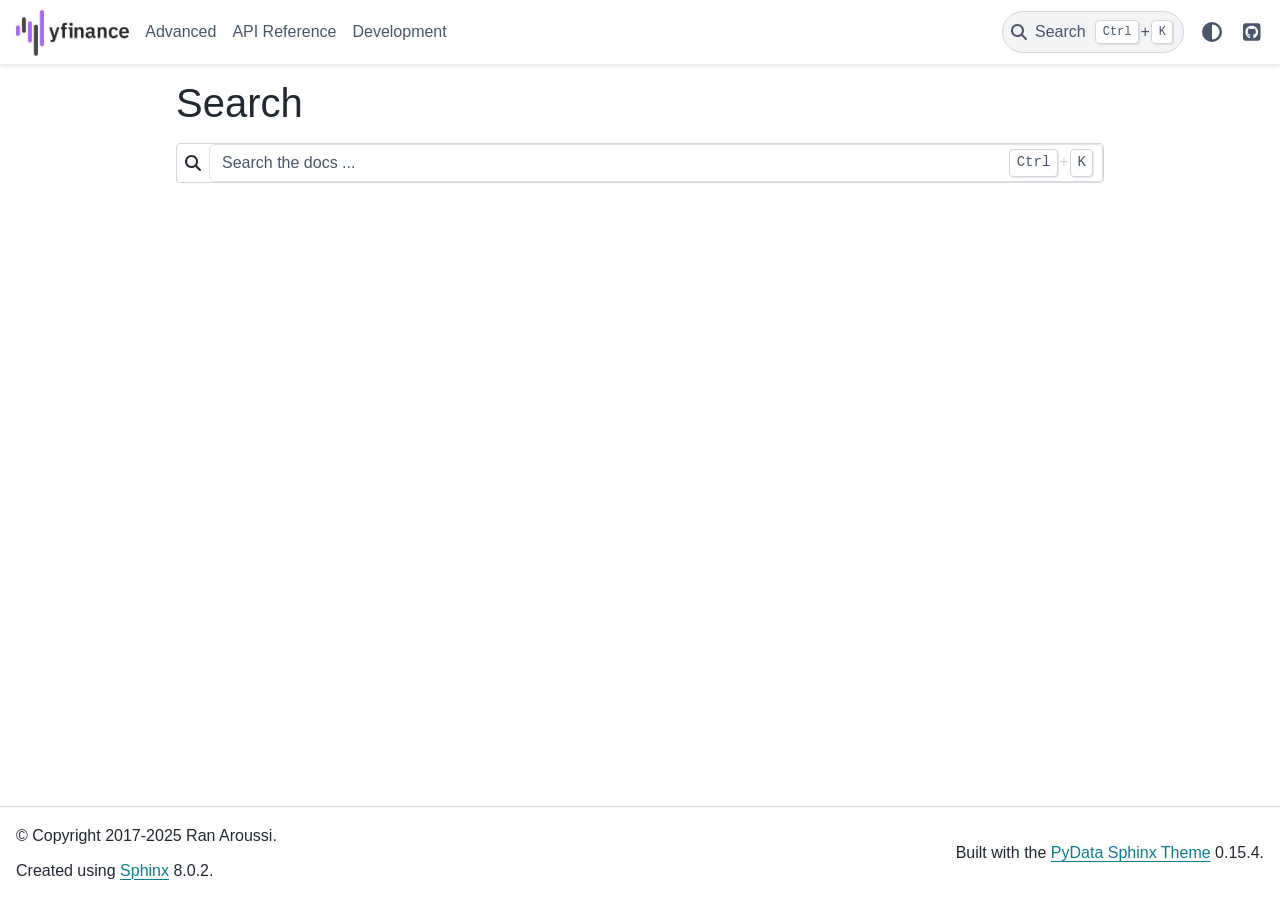
<file: docs/search.html>
<!DOCTYPE html>


<html lang="en" data-content_root="./" >

  <head>
    <meta charset="utf-8" />
    <meta name="viewport" content="width=device-width, initial-scale=1.0" /><title>Search - yfinance</title>
  
  
  
  <script data-cfasync="false">
    document.documentElement.dataset.mode = localStorage.getItem("mode") || "";
    document.documentElement.dataset.theme = localStorage.getItem("theme") || "";
  </script>
  
  <!-- Loaded before other Sphinx assets -->
  <link href="_static/styles/theme.css?digest=dfe6caa3a7d634c4db9b" rel="stylesheet" />
<link href="_static/styles/bootstrap.css?digest=dfe6caa3a7d634c4db9b" rel="stylesheet" />
<link href="_static/styles/pydata-sphinx-theme.css?digest=dfe6caa3a7d634c4db9b" rel="stylesheet" />

  
  <link href="_static/vendor/fontawesome/6.5.2/css/all.min.css?digest=dfe6caa3a7d634c4db9b" rel="stylesheet" />
  <link rel="preload" as="font" type="font/woff2" crossorigin href="_static/vendor/fontawesome/6.5.2/webfonts/fa-solid-900.woff2" />
<link rel="preload" as="font" type="font/woff2" crossorigin href="_static/vendor/fontawesome/6.5.2/webfonts/fa-brands-400.woff2" />
<link rel="preload" as="font" type="font/woff2" crossorigin href="_static/vendor/fontawesome/6.5.2/webfonts/fa-regular-400.woff2" />

    <link rel="stylesheet" type="text/css" href="_static/pygments.css?v=8f2a1f02" />
    <link rel="stylesheet" type="text/css" href="_static/copybutton.css?v=76b2166b" />
    <link rel="stylesheet" type="text/css" href="_static/yfinance.css?v=6f22274e" />
  
  <!-- Pre-loaded scripts that we'll load fully later -->
  <link rel="preload" as="script" href="_static/scripts/bootstrap.js?digest=dfe6caa3a7d634c4db9b" />
<link rel="preload" as="script" href="_static/scripts/pydata-sphinx-theme.js?digest=dfe6caa3a7d634c4db9b" />
  <script src="_static/vendor/fontawesome/6.5.2/js/all.min.js?digest=dfe6caa3a7d634c4db9b"></script>

    <script src="_static/documentation_options.js?v=5929fcd5"></script>
    <script src="_static/doctools.js?v=9a2dae69"></script>
    <script src="_static/sphinx_highlight.js?v=dc90522c"></script>
    <script src="_static/clipboard.min.js?v=a7894cd8"></script>
    <script src="_static/copybutton.js?v=f281be69"></script>
    <script>DOCUMENTATION_OPTIONS.pagename = 'search';</script>
  <script src="_static/searchtools.js"></script>
  <script src="_static/language_data.js"></script>
  <script src="searchindex.js"></script>
    <link rel="index" title="Index" href="genindex.html" />
    <link rel="search" title="Search" href="#" />
  <meta name="viewport" content="width=device-width, initial-scale=1"/>
  <meta name="docsearch:language" content="en"/>
  </head>
  
  
  <body data-bs-spy="scroll" data-bs-target=".bd-toc-nav" data-offset="180" data-bs-root-margin="0px 0px -60%" data-default-mode="">

  
  
  <div id="pst-skip-link" class="skip-link d-print-none"><a href="#main-content">Skip to main content</a></div>
  
  <div id="pst-scroll-pixel-helper"></div>
  
  <button type="button" class="btn rounded-pill" id="pst-back-to-top">
    <i class="fa-solid fa-arrow-up"></i>Back to top</button>

  
  <input type="checkbox"
          class="sidebar-toggle"
          id="pst-primary-sidebar-checkbox"/>
  <label class="overlay overlay-primary" for="pst-primary-sidebar-checkbox"></label>
  
  <input type="checkbox"
          class="sidebar-toggle"
          id="pst-secondary-sidebar-checkbox"/>
  <label class="overlay overlay-secondary" for="pst-secondary-sidebar-checkbox"></label>
  
  <div class="search-button__wrapper">
    <div class="search-button__overlay"></div>
    <div class="search-button__search-container">
<form class="bd-search d-flex align-items-center"
      action="#"
      method="get">
  <i class="fa-solid fa-magnifying-glass"></i>
  <input type="search"
         class="form-control"
         name="q"
         id="search-input"
         placeholder="Search the docs ..."
         aria-label="Search the docs ..."
         autocomplete="off"
         autocorrect="off"
         autocapitalize="off"
         spellcheck="false"/>
  <span class="search-button__kbd-shortcut"><kbd class="kbd-shortcut__modifier">Ctrl</kbd>+<kbd>K</kbd></span>
</form></div>
  </div>

  <div class="pst-async-banner-revealer d-none">
  <aside id="bd-header-version-warning" class="d-none d-print-none" aria-label="Version warning"></aside>
</div>

  
    <header class="bd-header navbar navbar-expand-lg bd-navbar d-print-none">
<div class="bd-header__inner bd-page-width">
  <button class="pst-navbar-icon sidebar-toggle primary-toggle" aria-label="Site navigation">
    <span class="fa-solid fa-bars"></span>
  </button>
  
  
  <div class=" navbar-header-items__start">
    
      <div class="navbar-item">

  
    
  

<a class="navbar-brand logo" href="index.html">
  
  
  
  
  
    
    
      
    
    
    <img src="_static/logo-light.webp" class="logo__image only-light" alt="yfinance - Home"/>
    <script>document.write(`<img src="_static/logo-dark.webp" class="logo__image only-dark" alt="yfinance - Home"/>`);</script>
  
  
</a></div>
    
  </div>
  
  <div class=" navbar-header-items">
    
    <div class="me-auto navbar-header-items__center">
      
        <div class="navbar-item">
<nav>
  <ul class="bd-navbar-elements navbar-nav">
    
<li class="nav-item ">
  <a class="nav-link nav-internal" href="advanced/index.html">
    Advanced
  </a>
</li>


<li class="nav-item ">
  <a class="nav-link nav-internal" href="reference/index.html">
    API Reference
  </a>
</li>


<li class="nav-item ">
  <a class="nav-link nav-internal" href="development/index.html">
    Development
  </a>
</li>

  </ul>
</nav></div>
      
    </div>
    
    
    <div class="navbar-header-items__end">
      
        <div class="navbar-item navbar-persistent--container">
          

 <script>
 document.write(`
   <button class="btn search-button-field search-button__button" title="Search" aria-label="Search" data-bs-placement="bottom" data-bs-toggle="tooltip">
    <i class="fa-solid fa-magnifying-glass"></i>
    <span class="search-button__default-text">Search</span>
    <span class="search-button__kbd-shortcut"><kbd class="kbd-shortcut__modifier">Ctrl</kbd>+<kbd class="kbd-shortcut__modifier">K</kbd></span>
   </button>
 `);
 </script>
        </div>
      
      
        <div class="navbar-item">

<script>
document.write(`
  <button class="btn btn-sm nav-link pst-navbar-icon theme-switch-button" title="light/dark" aria-label="light/dark" data-bs-placement="bottom" data-bs-toggle="tooltip">
    <i class="theme-switch fa-solid fa-sun fa-lg" data-mode="light"></i>
    <i class="theme-switch fa-solid fa-moon fa-lg" data-mode="dark"></i>
    <i class="theme-switch fa-solid fa-circle-half-stroke fa-lg" data-mode="auto"></i>
  </button>
`);
</script></div>
      
        <div class="navbar-item"><ul class="navbar-icon-links"
    aria-label="Icon Links">
        <li class="nav-item">
          
          
          
          
          
          
          
          
          <a href="https://github.com/ranaroussi/yfinance" title="GitHub" class="nav-link pst-navbar-icon" rel="noopener" target="_blank" data-bs-toggle="tooltip" data-bs-placement="bottom"><i class="fa-brands fa-square-github fa-lg" aria-hidden="true"></i>
            <span class="sr-only">GitHub</span></a>
        </li>
</ul></div>
      
    </div>
    
  </div>
  
  
    <div class="navbar-persistent--mobile">

 <script>
 document.write(`
   <button class="btn search-button-field search-button__button" title="Search" aria-label="Search" data-bs-placement="bottom" data-bs-toggle="tooltip">
    <i class="fa-solid fa-magnifying-glass"></i>
    <span class="search-button__default-text">Search</span>
    <span class="search-button__kbd-shortcut"><kbd class="kbd-shortcut__modifier">Ctrl</kbd>+<kbd class="kbd-shortcut__modifier">K</kbd></span>
   </button>
 `);
 </script>
    </div>
  

  
</div>

    </header>
  

  <div class="bd-container">
    <div class="bd-container__inner bd-page-width">
      
      
      
        
      
      <div class="bd-sidebar-primary bd-sidebar hide-on-wide">
        

  
  <div class="sidebar-header-items sidebar-primary__section">
    
    
      <div class="sidebar-header-items__center">
        
          
          
            <div class="navbar-item">
<nav>
  <ul class="bd-navbar-elements navbar-nav">
    
<li class="nav-item ">
  <a class="nav-link nav-internal" href="advanced/index.html">
    Advanced
  </a>
</li>


<li class="nav-item ">
  <a class="nav-link nav-internal" href="reference/index.html">
    API Reference
  </a>
</li>


<li class="nav-item ">
  <a class="nav-link nav-internal" href="development/index.html">
    Development
  </a>
</li>

  </ul>
</nav></div>
          
        
      </div>
    
    
    
      <div class="sidebar-header-items__end">
        
          <div class="navbar-item">

<script>
document.write(`
  <button class="btn btn-sm nav-link pst-navbar-icon theme-switch-button" title="light/dark" aria-label="light/dark" data-bs-placement="bottom" data-bs-toggle="tooltip">
    <i class="theme-switch fa-solid fa-sun fa-lg" data-mode="light"></i>
    <i class="theme-switch fa-solid fa-moon fa-lg" data-mode="dark"></i>
    <i class="theme-switch fa-solid fa-circle-half-stroke fa-lg" data-mode="auto"></i>
  </button>
`);
</script></div>
        
          <div class="navbar-item"><ul class="navbar-icon-links"
    aria-label="Icon Links">
        <li class="nav-item">
          
          
          
          
          
          
          
          
          <a href="https://github.com/ranaroussi/yfinance" title="GitHub" class="nav-link pst-navbar-icon" rel="noopener" target="_blank" data-bs-toggle="tooltip" data-bs-placement="bottom"><i class="fa-brands fa-square-github fa-lg" aria-hidden="true"></i>
            <span class="sr-only">GitHub</span></a>
        </li>
</ul></div>
        
      </div>
    
  </div>
  
  
  <div class="sidebar-primary-items__end sidebar-primary__section">
  </div>
  
  <div id="rtd-footer-container"></div>


      </div>
      
      <main id="main-content" class="bd-main" role="main">
        
        
          <div class="bd-content">
            <div class="bd-article-container">
              
              <div class="bd-header-article d-print-none"></div>
              
              
  <div class="bd-search-container">
    <h1>Search</h1>
    <noscript>
      <div class="admonition error">
        <p class="admonition-title">Error</p>
        <p>Please activate JavaScript to enable the search functionality.</p>
      </div>
    </noscript>
    
<form class="bd-search d-flex align-items-center"
      action="#"
      method="get">
  <i class="fa-solid fa-magnifying-glass"></i>
  <input type="search"
         class="form-control"
         name="q"
         id="search-input"
         placeholder="Search the docs ..."
         aria-label="Search the docs ..."
         autocomplete="off"
         autocorrect="off"
         autocapitalize="off"
         spellcheck="false"/>
  <span class="search-button__kbd-shortcut"><kbd class="kbd-shortcut__modifier">Ctrl</kbd>+<kbd>K</kbd></span>
</form>
    <div id="search-results"></div>
  </div>
  <script>
    // Activate the search field on page load
    let searchInput = document.querySelector("form.bd-search input");
    if (searchInput) {
        searchInput.focus();
        searchInput.select();
        console.log("[PST]: Set focus on search field.");
    }
  </script>

              
              
              
              
                <footer class="prev-next-footer d-print-none">
                  
<div class="prev-next-area">
</div>
                </footer>
              
            </div>
            
            
              
            
          </div>
          <footer class="bd-footer-content">
            
          </footer>
        
      </main>
    </div>
  </div>
  
  <!-- Scripts loaded after <body> so the DOM is not blocked -->
  <script src="_static/scripts/bootstrap.js?digest=dfe6caa3a7d634c4db9b"></script>
<script src="_static/scripts/pydata-sphinx-theme.js?digest=dfe6caa3a7d634c4db9b"></script>

  <footer class="bd-footer">
<div class="bd-footer__inner bd-page-width">
  
    <div class="footer-items__start">
      
        <div class="footer-item">

  <p class="copyright">
    
      © Copyright 2017-2025 Ran Aroussi.
      <br/>
    
  </p>
</div>
      
        <div class="footer-item">

  <p class="sphinx-version">
    Created using <a href="https://www.sphinx-doc.org/">Sphinx</a> 8.0.2.
    <br/>
  </p>
</div>
      
    </div>
  
  
  
    <div class="footer-items__end">
      
        <div class="footer-item">
<p class="theme-version">
  Built with the <a href="https://pydata-sphinx-theme.readthedocs.io/en/stable/index.html">PyData Sphinx Theme</a> 0.15.4.
</p></div>
      
    </div>
  
</div>

  </footer>
  </body>
</html>
</file>
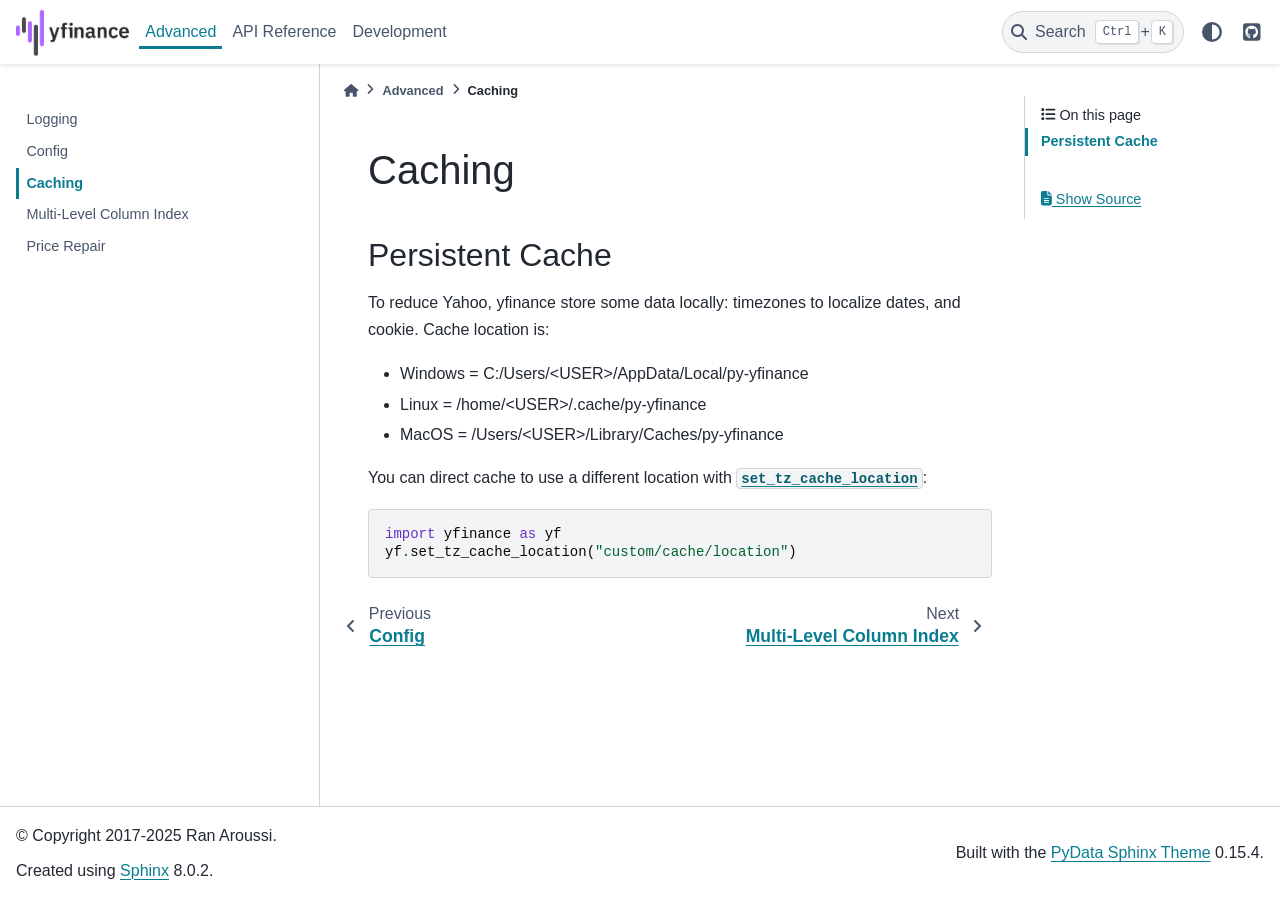
<file: docs/advanced/caching.html>
<!DOCTYPE html>


<html lang="en" data-content_root="../" >

  <head>
    <meta charset="utf-8" />
    <meta name="viewport" content="width=device-width, initial-scale=1.0" /><meta name="viewport" content="width=device-width, initial-scale=1" />

    <title>Caching &#8212; yfinance</title>
  
  
  
  <script data-cfasync="false">
    document.documentElement.dataset.mode = localStorage.getItem("mode") || "";
    document.documentElement.dataset.theme = localStorage.getItem("theme") || "";
  </script>
  
  <!-- Loaded before other Sphinx assets -->
  <link href="../_static/styles/theme.css?digest=dfe6caa3a7d634c4db9b" rel="stylesheet" />
<link href="../_static/styles/bootstrap.css?digest=dfe6caa3a7d634c4db9b" rel="stylesheet" />
<link href="../_static/styles/pydata-sphinx-theme.css?digest=dfe6caa3a7d634c4db9b" rel="stylesheet" />

  
  <link href="../_static/vendor/fontawesome/6.5.2/css/all.min.css?digest=dfe6caa3a7d634c4db9b" rel="stylesheet" />
  <link rel="preload" as="font" type="font/woff2" crossorigin href="../_static/vendor/fontawesome/6.5.2/webfonts/fa-solid-900.woff2" />
<link rel="preload" as="font" type="font/woff2" crossorigin href="../_static/vendor/fontawesome/6.5.2/webfonts/fa-brands-400.woff2" />
<link rel="preload" as="font" type="font/woff2" crossorigin href="../_static/vendor/fontawesome/6.5.2/webfonts/fa-regular-400.woff2" />

    <link rel="stylesheet" type="text/css" href="../_static/pygments.css?v=8f2a1f02" />
    <link rel="stylesheet" type="text/css" href="../_static/copybutton.css?v=76b2166b" />
    <link rel="stylesheet" type="text/css" href="../_static/yfinance.css?v=6f22274e" />
  
  <!-- Pre-loaded scripts that we'll load fully later -->
  <link rel="preload" as="script" href="../_static/scripts/bootstrap.js?digest=dfe6caa3a7d634c4db9b" />
<link rel="preload" as="script" href="../_static/scripts/pydata-sphinx-theme.js?digest=dfe6caa3a7d634c4db9b" />
  <script src="../_static/vendor/fontawesome/6.5.2/js/all.min.js?digest=dfe6caa3a7d634c4db9b"></script>

    <script src="../_static/documentation_options.js?v=5929fcd5"></script>
    <script src="../_static/doctools.js?v=9a2dae69"></script>
    <script src="../_static/sphinx_highlight.js?v=dc90522c"></script>
    <script src="../_static/clipboard.min.js?v=a7894cd8"></script>
    <script src="../_static/copybutton.js?v=f281be69"></script>
    <script>DOCUMENTATION_OPTIONS.pagename = 'advanced/caching';</script>
    <link rel="index" title="Index" href="../genindex.html" />
    <link rel="search" title="Search" href="../search.html" />
    <link rel="next" title="Multi-Level Column Index" href="multi_level_columns.html" />
    <link rel="prev" title="Config" href="config.html" />
  <meta name="viewport" content="width=device-width, initial-scale=1"/>
  <meta name="docsearch:language" content="en"/>
  </head>
  
  
  <body data-bs-spy="scroll" data-bs-target=".bd-toc-nav" data-offset="180" data-bs-root-margin="0px 0px -60%" data-default-mode="">

  
  
  <div id="pst-skip-link" class="skip-link d-print-none"><a href="#main-content">Skip to main content</a></div>
  
  <div id="pst-scroll-pixel-helper"></div>
  
  <button type="button" class="btn rounded-pill" id="pst-back-to-top">
    <i class="fa-solid fa-arrow-up"></i>Back to top</button>

  
  <input type="checkbox"
          class="sidebar-toggle"
          id="pst-primary-sidebar-checkbox"/>
  <label class="overlay overlay-primary" for="pst-primary-sidebar-checkbox"></label>
  
  <input type="checkbox"
          class="sidebar-toggle"
          id="pst-secondary-sidebar-checkbox"/>
  <label class="overlay overlay-secondary" for="pst-secondary-sidebar-checkbox"></label>
  
  <div class="search-button__wrapper">
    <div class="search-button__overlay"></div>
    <div class="search-button__search-container">
<form class="bd-search d-flex align-items-center"
      action="../search.html"
      method="get">
  <i class="fa-solid fa-magnifying-glass"></i>
  <input type="search"
         class="form-control"
         name="q"
         id="search-input"
         placeholder="Search the docs ..."
         aria-label="Search the docs ..."
         autocomplete="off"
         autocorrect="off"
         autocapitalize="off"
         spellcheck="false"/>
  <span class="search-button__kbd-shortcut"><kbd class="kbd-shortcut__modifier">Ctrl</kbd>+<kbd>K</kbd></span>
</form></div>
  </div>

  <div class="pst-async-banner-revealer d-none">
  <aside id="bd-header-version-warning" class="d-none d-print-none" aria-label="Version warning"></aside>
</div>

  
    <header class="bd-header navbar navbar-expand-lg bd-navbar d-print-none">
<div class="bd-header__inner bd-page-width">
  <button class="pst-navbar-icon sidebar-toggle primary-toggle" aria-label="Site navigation">
    <span class="fa-solid fa-bars"></span>
  </button>
  
  
  <div class=" navbar-header-items__start">
    
      <div class="navbar-item">

  
    
  

<a class="navbar-brand logo" href="../index.html">
  
  
  
  
  
    
    
      
    
    
    <img src="../_static/logo-light.webp" class="logo__image only-light" alt="yfinance - Home"/>
    <script>document.write(`<img src="../_static/logo-dark.webp" class="logo__image only-dark" alt="yfinance - Home"/>`);</script>
  
  
</a></div>
    
  </div>
  
  <div class=" navbar-header-items">
    
    <div class="me-auto navbar-header-items__center">
      
        <div class="navbar-item">
<nav>
  <ul class="bd-navbar-elements navbar-nav">
    
<li class="nav-item current active">
  <a class="nav-link nav-internal" href="index.html">
    Advanced
  </a>
</li>


<li class="nav-item ">
  <a class="nav-link nav-internal" href="../reference/index.html">
    API Reference
  </a>
</li>


<li class="nav-item ">
  <a class="nav-link nav-internal" href="../development/index.html">
    Development
  </a>
</li>

  </ul>
</nav></div>
      
    </div>
    
    
    <div class="navbar-header-items__end">
      
        <div class="navbar-item navbar-persistent--container">
          

 <script>
 document.write(`
   <button class="btn search-button-field search-button__button" title="Search" aria-label="Search" data-bs-placement="bottom" data-bs-toggle="tooltip">
    <i class="fa-solid fa-magnifying-glass"></i>
    <span class="search-button__default-text">Search</span>
    <span class="search-button__kbd-shortcut"><kbd class="kbd-shortcut__modifier">Ctrl</kbd>+<kbd class="kbd-shortcut__modifier">K</kbd></span>
   </button>
 `);
 </script>
        </div>
      
      
        <div class="navbar-item">

<script>
document.write(`
  <button class="btn btn-sm nav-link pst-navbar-icon theme-switch-button" title="light/dark" aria-label="light/dark" data-bs-placement="bottom" data-bs-toggle="tooltip">
    <i class="theme-switch fa-solid fa-sun fa-lg" data-mode="light"></i>
    <i class="theme-switch fa-solid fa-moon fa-lg" data-mode="dark"></i>
    <i class="theme-switch fa-solid fa-circle-half-stroke fa-lg" data-mode="auto"></i>
  </button>
`);
</script></div>
      
        <div class="navbar-item"><ul class="navbar-icon-links"
    aria-label="Icon Links">
        <li class="nav-item">
          
          
          
          
          
          
          
          
          <a href="https://github.com/ranaroussi/yfinance" title="GitHub" class="nav-link pst-navbar-icon" rel="noopener" target="_blank" data-bs-toggle="tooltip" data-bs-placement="bottom"><i class="fa-brands fa-square-github fa-lg" aria-hidden="true"></i>
            <span class="sr-only">GitHub</span></a>
        </li>
</ul></div>
      
    </div>
    
  </div>
  
  
    <div class="navbar-persistent--mobile">

 <script>
 document.write(`
   <button class="btn search-button-field search-button__button" title="Search" aria-label="Search" data-bs-placement="bottom" data-bs-toggle="tooltip">
    <i class="fa-solid fa-magnifying-glass"></i>
    <span class="search-button__default-text">Search</span>
    <span class="search-button__kbd-shortcut"><kbd class="kbd-shortcut__modifier">Ctrl</kbd>+<kbd class="kbd-shortcut__modifier">K</kbd></span>
   </button>
 `);
 </script>
    </div>
  

  
    <button class="pst-navbar-icon sidebar-toggle secondary-toggle" aria-label="On this page">
      <span class="fa-solid fa-outdent"></span>
    </button>
  
</div>

    </header>
  

  <div class="bd-container">
    <div class="bd-container__inner bd-page-width">
      
      
      
      <div class="bd-sidebar-primary bd-sidebar">
        

  
  <div class="sidebar-header-items sidebar-primary__section">
    
    
      <div class="sidebar-header-items__center">
        
          
          
            <div class="navbar-item">
<nav>
  <ul class="bd-navbar-elements navbar-nav">
    
<li class="nav-item current active">
  <a class="nav-link nav-internal" href="index.html">
    Advanced
  </a>
</li>


<li class="nav-item ">
  <a class="nav-link nav-internal" href="../reference/index.html">
    API Reference
  </a>
</li>


<li class="nav-item ">
  <a class="nav-link nav-internal" href="../development/index.html">
    Development
  </a>
</li>

  </ul>
</nav></div>
          
        
      </div>
    
    
    
      <div class="sidebar-header-items__end">
        
          <div class="navbar-item">

<script>
document.write(`
  <button class="btn btn-sm nav-link pst-navbar-icon theme-switch-button" title="light/dark" aria-label="light/dark" data-bs-placement="bottom" data-bs-toggle="tooltip">
    <i class="theme-switch fa-solid fa-sun fa-lg" data-mode="light"></i>
    <i class="theme-switch fa-solid fa-moon fa-lg" data-mode="dark"></i>
    <i class="theme-switch fa-solid fa-circle-half-stroke fa-lg" data-mode="auto"></i>
  </button>
`);
</script></div>
        
          <div class="navbar-item"><ul class="navbar-icon-links"
    aria-label="Icon Links">
        <li class="nav-item">
          
          
          
          
          
          
          
          
          <a href="https://github.com/ranaroussi/yfinance" title="GitHub" class="nav-link pst-navbar-icon" rel="noopener" target="_blank" data-bs-toggle="tooltip" data-bs-placement="bottom"><i class="fa-brands fa-square-github fa-lg" aria-hidden="true"></i>
            <span class="sr-only">GitHub</span></a>
        </li>
</ul></div>
        
      </div>
    
  </div>
  
    <div class="sidebar-primary-items__start sidebar-primary__section">
        <div class="sidebar-primary-item">
<nav class="bd-docs-nav bd-links"
     aria-label="Section Navigation">
  <p class="bd-links__title" role="heading" aria-level="1">Section Navigation</p>
  <div class="bd-toc-item navbar-nav"><ul class="current nav bd-sidenav">
<li class="toctree-l1"><a class="reference internal" href="logging.html">Logging</a></li>
<li class="toctree-l1"><a class="reference internal" href="config.html">Config</a></li>
<li class="toctree-l1 current active"><a class="current reference internal" href="#">Caching</a></li>
<li class="toctree-l1"><a class="reference internal" href="multi_level_columns.html">Multi-Level Column Index</a></li>
<li class="toctree-l1"><a class="reference internal" href="price_repair.html">Price Repair</a></li>
</ul>
</div>
</nav></div>
    </div>
  
  
  <div class="sidebar-primary-items__end sidebar-primary__section">
  </div>
  
  <div id="rtd-footer-container"></div>


      </div>
      
      <main id="main-content" class="bd-main" role="main">
        
        
          <div class="bd-content">
            <div class="bd-article-container">
              
              <div class="bd-header-article d-print-none">
<div class="header-article-items header-article__inner">
  
    <div class="header-article-items__start">
      
        <div class="header-article-item">



<nav aria-label="Breadcrumb" class="d-print-none">
  <ul class="bd-breadcrumbs">
    
    <li class="breadcrumb-item breadcrumb-home">
      <a href="../index.html" class="nav-link" aria-label="Home">
        <i class="fa-solid fa-home"></i>
      </a>
    </li>
    
    <li class="breadcrumb-item"><a href="index.html" class="nav-link">Advanced</a></li>
    
    <li class="breadcrumb-item active" aria-current="page">Caching</li>
  </ul>
</nav>
</div>
      
    </div>
  
  
</div>
</div>
              
              
              
                
<div id="searchbox"></div>
                <article class="bd-article">
                  
  <section id="caching">
<h1>Caching<a class="headerlink" href="#caching" title="Link to this heading">#</a></h1>
<section id="persistent-cache">
<h2>Persistent Cache<a class="headerlink" href="#persistent-cache" title="Link to this heading">#</a></h2>
<p>To reduce Yahoo, yfinance store some data locally: timezones to localize dates, and cookie. Cache location is:</p>
<ul class="simple">
<li><p>Windows = C:/Users/&lt;USER&gt;/AppData/Local/py-yfinance</p></li>
<li><p>Linux = /home/&lt;USER&gt;/.cache/py-yfinance</p></li>
<li><p>MacOS = /Users/&lt;USER&gt;/Library/Caches/py-yfinance</p></li>
</ul>
<p>You can direct cache to use a different location with <a class="reference internal" href="../reference/api/yfinance.set_tz_cache_location.html#yfinance.set_tz_cache_location" title="yfinance.set_tz_cache_location"><code class="xref py py-attr docutils literal notranslate"><span class="pre">set_tz_cache_location</span></code></a>:</p>
<div class="highlight-python notranslate"><div class="highlight"><pre><span></span><span class="kn">import</span><span class="w"> </span><span class="nn">yfinance</span><span class="w"> </span><span class="k">as</span><span class="w"> </span><span class="nn">yf</span>
<span class="n">yf</span><span class="o">.</span><span class="n">set_tz_cache_location</span><span class="p">(</span><span class="s2">&quot;custom/cache/location&quot;</span><span class="p">)</span>
</pre></div>
</div>
</section>
</section>


                </article>
              
              
              
              
              
                <footer class="prev-next-footer d-print-none">
                  
<div class="prev-next-area">
    <a class="left-prev"
       href="config.html"
       title="previous page">
      <i class="fa-solid fa-angle-left"></i>
      <div class="prev-next-info">
        <p class="prev-next-subtitle">previous</p>
        <p class="prev-next-title">Config</p>
      </div>
    </a>
    <a class="right-next"
       href="multi_level_columns.html"
       title="next page">
      <div class="prev-next-info">
        <p class="prev-next-subtitle">next</p>
        <p class="prev-next-title">Multi-Level Column Index</p>
      </div>
      <i class="fa-solid fa-angle-right"></i>
    </a>
</div>
                </footer>
              
            </div>
            
            
              
                <div class="bd-sidebar-secondary bd-toc"><div class="sidebar-secondary-items sidebar-secondary__inner">


  <div class="sidebar-secondary-item">
<div
    id="pst-page-navigation-heading-2"
    class="page-toc tocsection onthispage">
    <i class="fa-solid fa-list"></i> On this page
  </div>
  <nav class="bd-toc-nav page-toc" aria-labelledby="pst-page-navigation-heading-2">
    <ul class="visible nav section-nav flex-column">
<li class="toc-h2 nav-item toc-entry"><a class="reference internal nav-link" href="#persistent-cache">Persistent Cache</a></li>
</ul>
  </nav></div>

  <div class="sidebar-secondary-item">

  <div class="tocsection sourcelink">
    <a href="../_sources/advanced/caching.rst.txt">
      <i class="fa-solid fa-file-lines"></i> Show Source
    </a>
  </div>
</div>

</div></div>
              
            
          </div>
          <footer class="bd-footer-content">
            
          </footer>
        
      </main>
    </div>
  </div>
  
  <!-- Scripts loaded after <body> so the DOM is not blocked -->
  <script src="../_static/scripts/bootstrap.js?digest=dfe6caa3a7d634c4db9b"></script>
<script src="../_static/scripts/pydata-sphinx-theme.js?digest=dfe6caa3a7d634c4db9b"></script>

  <footer class="bd-footer">
<div class="bd-footer__inner bd-page-width">
  
    <div class="footer-items__start">
      
        <div class="footer-item">

  <p class="copyright">
    
      © Copyright 2017-2025 Ran Aroussi.
      <br/>
    
  </p>
</div>
      
        <div class="footer-item">

  <p class="sphinx-version">
    Created using <a href="https://www.sphinx-doc.org/">Sphinx</a> 8.0.2.
    <br/>
  </p>
</div>
      
    </div>
  
  
  
    <div class="footer-items__end">
      
        <div class="footer-item">
<p class="theme-version">
  Built with the <a href="https://pydata-sphinx-theme.readthedocs.io/en/stable/index.html">PyData Sphinx Theme</a> 0.15.4.
</p></div>
      
    </div>
  
</div>

  </footer>
  </body>
</html>
</file>
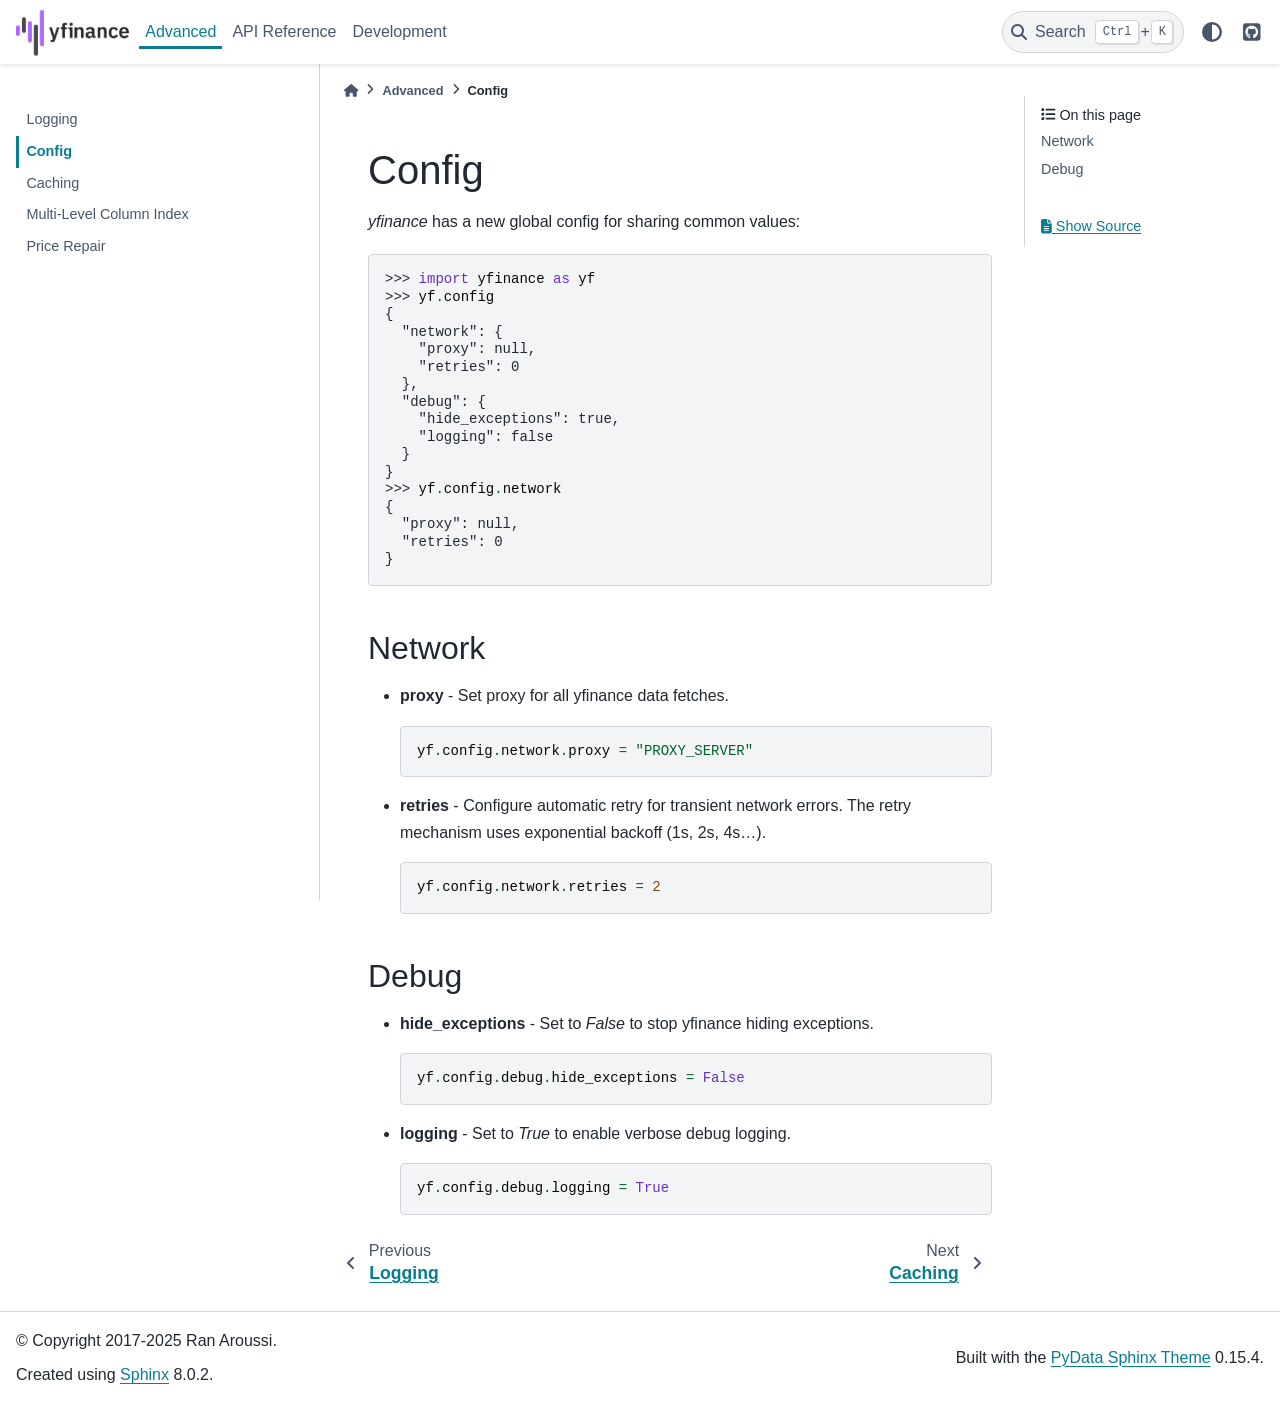
<file: docs/advanced/config.html>
<!DOCTYPE html>


<html lang="en" data-content_root="../" >

  <head>
    <meta charset="utf-8" />
    <meta name="viewport" content="width=device-width, initial-scale=1.0" /><meta name="viewport" content="width=device-width, initial-scale=1" />

    <title>Config &#8212; yfinance</title>
  
  
  
  <script data-cfasync="false">
    document.documentElement.dataset.mode = localStorage.getItem("mode") || "";
    document.documentElement.dataset.theme = localStorage.getItem("theme") || "";
  </script>
  
  <!-- Loaded before other Sphinx assets -->
  <link href="../_static/styles/theme.css?digest=dfe6caa3a7d634c4db9b" rel="stylesheet" />
<link href="../_static/styles/bootstrap.css?digest=dfe6caa3a7d634c4db9b" rel="stylesheet" />
<link href="../_static/styles/pydata-sphinx-theme.css?digest=dfe6caa3a7d634c4db9b" rel="stylesheet" />

  
  <link href="../_static/vendor/fontawesome/6.5.2/css/all.min.css?digest=dfe6caa3a7d634c4db9b" rel="stylesheet" />
  <link rel="preload" as="font" type="font/woff2" crossorigin href="../_static/vendor/fontawesome/6.5.2/webfonts/fa-solid-900.woff2" />
<link rel="preload" as="font" type="font/woff2" crossorigin href="../_static/vendor/fontawesome/6.5.2/webfonts/fa-brands-400.woff2" />
<link rel="preload" as="font" type="font/woff2" crossorigin href="../_static/vendor/fontawesome/6.5.2/webfonts/fa-regular-400.woff2" />

    <link rel="stylesheet" type="text/css" href="../_static/pygments.css?v=8f2a1f02" />
    <link rel="stylesheet" type="text/css" href="../_static/copybutton.css?v=76b2166b" />
    <link rel="stylesheet" type="text/css" href="../_static/yfinance.css?v=6f22274e" />
  
  <!-- Pre-loaded scripts that we'll load fully later -->
  <link rel="preload" as="script" href="../_static/scripts/bootstrap.js?digest=dfe6caa3a7d634c4db9b" />
<link rel="preload" as="script" href="../_static/scripts/pydata-sphinx-theme.js?digest=dfe6caa3a7d634c4db9b" />
  <script src="../_static/vendor/fontawesome/6.5.2/js/all.min.js?digest=dfe6caa3a7d634c4db9b"></script>

    <script src="../_static/documentation_options.js?v=5929fcd5"></script>
    <script src="../_static/doctools.js?v=9a2dae69"></script>
    <script src="../_static/sphinx_highlight.js?v=dc90522c"></script>
    <script src="../_static/clipboard.min.js?v=a7894cd8"></script>
    <script src="../_static/copybutton.js?v=f281be69"></script>
    <script>DOCUMENTATION_OPTIONS.pagename = 'advanced/config';</script>
    <link rel="index" title="Index" href="../genindex.html" />
    <link rel="search" title="Search" href="../search.html" />
    <link rel="next" title="Caching" href="caching.html" />
    <link rel="prev" title="Logging" href="logging.html" />
  <meta name="viewport" content="width=device-width, initial-scale=1"/>
  <meta name="docsearch:language" content="en"/>
  </head>
  
  
  <body data-bs-spy="scroll" data-bs-target=".bd-toc-nav" data-offset="180" data-bs-root-margin="0px 0px -60%" data-default-mode="">

  
  
  <div id="pst-skip-link" class="skip-link d-print-none"><a href="#main-content">Skip to main content</a></div>
  
  <div id="pst-scroll-pixel-helper"></div>
  
  <button type="button" class="btn rounded-pill" id="pst-back-to-top">
    <i class="fa-solid fa-arrow-up"></i>Back to top</button>

  
  <input type="checkbox"
          class="sidebar-toggle"
          id="pst-primary-sidebar-checkbox"/>
  <label class="overlay overlay-primary" for="pst-primary-sidebar-checkbox"></label>
  
  <input type="checkbox"
          class="sidebar-toggle"
          id="pst-secondary-sidebar-checkbox"/>
  <label class="overlay overlay-secondary" for="pst-secondary-sidebar-checkbox"></label>
  
  <div class="search-button__wrapper">
    <div class="search-button__overlay"></div>
    <div class="search-button__search-container">
<form class="bd-search d-flex align-items-center"
      action="../search.html"
      method="get">
  <i class="fa-solid fa-magnifying-glass"></i>
  <input type="search"
         class="form-control"
         name="q"
         id="search-input"
         placeholder="Search the docs ..."
         aria-label="Search the docs ..."
         autocomplete="off"
         autocorrect="off"
         autocapitalize="off"
         spellcheck="false"/>
  <span class="search-button__kbd-shortcut"><kbd class="kbd-shortcut__modifier">Ctrl</kbd>+<kbd>K</kbd></span>
</form></div>
  </div>

  <div class="pst-async-banner-revealer d-none">
  <aside id="bd-header-version-warning" class="d-none d-print-none" aria-label="Version warning"></aside>
</div>

  
    <header class="bd-header navbar navbar-expand-lg bd-navbar d-print-none">
<div class="bd-header__inner bd-page-width">
  <button class="pst-navbar-icon sidebar-toggle primary-toggle" aria-label="Site navigation">
    <span class="fa-solid fa-bars"></span>
  </button>
  
  
  <div class=" navbar-header-items__start">
    
      <div class="navbar-item">

  
    
  

<a class="navbar-brand logo" href="../index.html">
  
  
  
  
  
    
    
      
    
    
    <img src="../_static/logo-light.webp" class="logo__image only-light" alt="yfinance - Home"/>
    <script>document.write(`<img src="../_static/logo-dark.webp" class="logo__image only-dark" alt="yfinance - Home"/>`);</script>
  
  
</a></div>
    
  </div>
  
  <div class=" navbar-header-items">
    
    <div class="me-auto navbar-header-items__center">
      
        <div class="navbar-item">
<nav>
  <ul class="bd-navbar-elements navbar-nav">
    
<li class="nav-item current active">
  <a class="nav-link nav-internal" href="index.html">
    Advanced
  </a>
</li>


<li class="nav-item ">
  <a class="nav-link nav-internal" href="../reference/index.html">
    API Reference
  </a>
</li>


<li class="nav-item ">
  <a class="nav-link nav-internal" href="../development/index.html">
    Development
  </a>
</li>

  </ul>
</nav></div>
      
    </div>
    
    
    <div class="navbar-header-items__end">
      
        <div class="navbar-item navbar-persistent--container">
          

 <script>
 document.write(`
   <button class="btn search-button-field search-button__button" title="Search" aria-label="Search" data-bs-placement="bottom" data-bs-toggle="tooltip">
    <i class="fa-solid fa-magnifying-glass"></i>
    <span class="search-button__default-text">Search</span>
    <span class="search-button__kbd-shortcut"><kbd class="kbd-shortcut__modifier">Ctrl</kbd>+<kbd class="kbd-shortcut__modifier">K</kbd></span>
   </button>
 `);
 </script>
        </div>
      
      
        <div class="navbar-item">

<script>
document.write(`
  <button class="btn btn-sm nav-link pst-navbar-icon theme-switch-button" title="light/dark" aria-label="light/dark" data-bs-placement="bottom" data-bs-toggle="tooltip">
    <i class="theme-switch fa-solid fa-sun fa-lg" data-mode="light"></i>
    <i class="theme-switch fa-solid fa-moon fa-lg" data-mode="dark"></i>
    <i class="theme-switch fa-solid fa-circle-half-stroke fa-lg" data-mode="auto"></i>
  </button>
`);
</script></div>
      
        <div class="navbar-item"><ul class="navbar-icon-links"
    aria-label="Icon Links">
        <li class="nav-item">
          
          
          
          
          
          
          
          
          <a href="https://github.com/ranaroussi/yfinance" title="GitHub" class="nav-link pst-navbar-icon" rel="noopener" target="_blank" data-bs-toggle="tooltip" data-bs-placement="bottom"><i class="fa-brands fa-square-github fa-lg" aria-hidden="true"></i>
            <span class="sr-only">GitHub</span></a>
        </li>
</ul></div>
      
    </div>
    
  </div>
  
  
    <div class="navbar-persistent--mobile">

 <script>
 document.write(`
   <button class="btn search-button-field search-button__button" title="Search" aria-label="Search" data-bs-placement="bottom" data-bs-toggle="tooltip">
    <i class="fa-solid fa-magnifying-glass"></i>
    <span class="search-button__default-text">Search</span>
    <span class="search-button__kbd-shortcut"><kbd class="kbd-shortcut__modifier">Ctrl</kbd>+<kbd class="kbd-shortcut__modifier">K</kbd></span>
   </button>
 `);
 </script>
    </div>
  

  
    <button class="pst-navbar-icon sidebar-toggle secondary-toggle" aria-label="On this page">
      <span class="fa-solid fa-outdent"></span>
    </button>
  
</div>

    </header>
  

  <div class="bd-container">
    <div class="bd-container__inner bd-page-width">
      
      
      
      <div class="bd-sidebar-primary bd-sidebar">
        

  
  <div class="sidebar-header-items sidebar-primary__section">
    
    
      <div class="sidebar-header-items__center">
        
          
          
            <div class="navbar-item">
<nav>
  <ul class="bd-navbar-elements navbar-nav">
    
<li class="nav-item current active">
  <a class="nav-link nav-internal" href="index.html">
    Advanced
  </a>
</li>


<li class="nav-item ">
  <a class="nav-link nav-internal" href="../reference/index.html">
    API Reference
  </a>
</li>


<li class="nav-item ">
  <a class="nav-link nav-internal" href="../development/index.html">
    Development
  </a>
</li>

  </ul>
</nav></div>
          
        
      </div>
    
    
    
      <div class="sidebar-header-items__end">
        
          <div class="navbar-item">

<script>
document.write(`
  <button class="btn btn-sm nav-link pst-navbar-icon theme-switch-button" title="light/dark" aria-label="light/dark" data-bs-placement="bottom" data-bs-toggle="tooltip">
    <i class="theme-switch fa-solid fa-sun fa-lg" data-mode="light"></i>
    <i class="theme-switch fa-solid fa-moon fa-lg" data-mode="dark"></i>
    <i class="theme-switch fa-solid fa-circle-half-stroke fa-lg" data-mode="auto"></i>
  </button>
`);
</script></div>
        
          <div class="navbar-item"><ul class="navbar-icon-links"
    aria-label="Icon Links">
        <li class="nav-item">
          
          
          
          
          
          
          
          
          <a href="https://github.com/ranaroussi/yfinance" title="GitHub" class="nav-link pst-navbar-icon" rel="noopener" target="_blank" data-bs-toggle="tooltip" data-bs-placement="bottom"><i class="fa-brands fa-square-github fa-lg" aria-hidden="true"></i>
            <span class="sr-only">GitHub</span></a>
        </li>
</ul></div>
        
      </div>
    
  </div>
  
    <div class="sidebar-primary-items__start sidebar-primary__section">
        <div class="sidebar-primary-item">
<nav class="bd-docs-nav bd-links"
     aria-label="Section Navigation">
  <p class="bd-links__title" role="heading" aria-level="1">Section Navigation</p>
  <div class="bd-toc-item navbar-nav"><ul class="current nav bd-sidenav">
<li class="toctree-l1"><a class="reference internal" href="logging.html">Logging</a></li>
<li class="toctree-l1 current active"><a class="current reference internal" href="#">Config</a></li>
<li class="toctree-l1"><a class="reference internal" href="caching.html">Caching</a></li>
<li class="toctree-l1"><a class="reference internal" href="multi_level_columns.html">Multi-Level Column Index</a></li>
<li class="toctree-l1"><a class="reference internal" href="price_repair.html">Price Repair</a></li>
</ul>
</div>
</nav></div>
    </div>
  
  
  <div class="sidebar-primary-items__end sidebar-primary__section">
  </div>
  
  <div id="rtd-footer-container"></div>


      </div>
      
      <main id="main-content" class="bd-main" role="main">
        
        
          <div class="bd-content">
            <div class="bd-article-container">
              
              <div class="bd-header-article d-print-none">
<div class="header-article-items header-article__inner">
  
    <div class="header-article-items__start">
      
        <div class="header-article-item">



<nav aria-label="Breadcrumb" class="d-print-none">
  <ul class="bd-breadcrumbs">
    
    <li class="breadcrumb-item breadcrumb-home">
      <a href="../index.html" class="nav-link" aria-label="Home">
        <i class="fa-solid fa-home"></i>
      </a>
    </li>
    
    <li class="breadcrumb-item"><a href="index.html" class="nav-link">Advanced</a></li>
    
    <li class="breadcrumb-item active" aria-current="page">Config</li>
  </ul>
</nav>
</div>
      
    </div>
  
  
</div>
</div>
              
              
              
                
<div id="searchbox"></div>
                <article class="bd-article">
                  
  <section id="config">
<h1>Config<a class="headerlink" href="#config" title="Link to this heading">#</a></h1>
<p><cite>yfinance</cite> has a new global config for sharing common values:</p>
<div class="highlight-python notranslate"><div class="highlight"><pre><span></span><span class="gp">&gt;&gt;&gt; </span><span class="kn">import</span><span class="w"> </span><span class="nn">yfinance</span><span class="w"> </span><span class="k">as</span><span class="w"> </span><span class="nn">yf</span>
<span class="gp">&gt;&gt;&gt; </span><span class="n">yf</span><span class="o">.</span><span class="n">config</span>
<span class="go">{</span>
<span class="go">  &quot;network&quot;: {</span>
<span class="go">    &quot;proxy&quot;: null,</span>
<span class="go">    &quot;retries&quot;: 0</span>
<span class="go">  },</span>
<span class="go">  &quot;debug&quot;: {</span>
<span class="go">    &quot;hide_exceptions&quot;: true,</span>
<span class="go">    &quot;logging&quot;: false</span>
<span class="go">  }</span>
<span class="go">}</span>
<span class="gp">&gt;&gt;&gt; </span><span class="n">yf</span><span class="o">.</span><span class="n">config</span><span class="o">.</span><span class="n">network</span>
<span class="go">{</span>
<span class="go">  &quot;proxy&quot;: null,</span>
<span class="go">  &quot;retries&quot;: 0</span>
<span class="go">}</span>
</pre></div>
</div>
<section id="network">
<h2>Network<a class="headerlink" href="#network" title="Link to this heading">#</a></h2>
<ul>
<li><p><strong>proxy</strong> - Set proxy for all yfinance data fetches.</p>
<div class="highlight-python notranslate"><div class="highlight"><pre><span></span><span class="n">yf</span><span class="o">.</span><span class="n">config</span><span class="o">.</span><span class="n">network</span><span class="o">.</span><span class="n">proxy</span> <span class="o">=</span> <span class="s2">&quot;PROXY_SERVER&quot;</span>
</pre></div>
</div>
</li>
<li><p><strong>retries</strong> - Configure automatic retry for transient network errors. The retry mechanism uses exponential backoff (1s, 2s, 4s…).</p>
<div class="highlight-python notranslate"><div class="highlight"><pre><span></span><span class="n">yf</span><span class="o">.</span><span class="n">config</span><span class="o">.</span><span class="n">network</span><span class="o">.</span><span class="n">retries</span> <span class="o">=</span> <span class="mi">2</span>
</pre></div>
</div>
</li>
</ul>
</section>
<section id="debug">
<h2>Debug<a class="headerlink" href="#debug" title="Link to this heading">#</a></h2>
<ul>
<li><p><strong>hide_exceptions</strong> - Set to <cite>False</cite> to stop yfinance hiding exceptions.</p>
<div class="highlight-python notranslate"><div class="highlight"><pre><span></span><span class="n">yf</span><span class="o">.</span><span class="n">config</span><span class="o">.</span><span class="n">debug</span><span class="o">.</span><span class="n">hide_exceptions</span> <span class="o">=</span> <span class="kc">False</span>
</pre></div>
</div>
</li>
<li><p><strong>logging</strong> - Set to <cite>True</cite> to enable verbose debug logging.</p>
<div class="highlight-python notranslate"><div class="highlight"><pre><span></span><span class="n">yf</span><span class="o">.</span><span class="n">config</span><span class="o">.</span><span class="n">debug</span><span class="o">.</span><span class="n">logging</span> <span class="o">=</span> <span class="kc">True</span>
</pre></div>
</div>
</li>
</ul>
</section>
</section>


                </article>
              
              
              
              
              
                <footer class="prev-next-footer d-print-none">
                  
<div class="prev-next-area">
    <a class="left-prev"
       href="logging.html"
       title="previous page">
      <i class="fa-solid fa-angle-left"></i>
      <div class="prev-next-info">
        <p class="prev-next-subtitle">previous</p>
        <p class="prev-next-title">Logging</p>
      </div>
    </a>
    <a class="right-next"
       href="caching.html"
       title="next page">
      <div class="prev-next-info">
        <p class="prev-next-subtitle">next</p>
        <p class="prev-next-title">Caching</p>
      </div>
      <i class="fa-solid fa-angle-right"></i>
    </a>
</div>
                </footer>
              
            </div>
            
            
              
                <div class="bd-sidebar-secondary bd-toc"><div class="sidebar-secondary-items sidebar-secondary__inner">


  <div class="sidebar-secondary-item">
<div
    id="pst-page-navigation-heading-2"
    class="page-toc tocsection onthispage">
    <i class="fa-solid fa-list"></i> On this page
  </div>
  <nav class="bd-toc-nav page-toc" aria-labelledby="pst-page-navigation-heading-2">
    <ul class="visible nav section-nav flex-column">
<li class="toc-h2 nav-item toc-entry"><a class="reference internal nav-link" href="#network">Network</a></li>
<li class="toc-h2 nav-item toc-entry"><a class="reference internal nav-link" href="#debug">Debug</a></li>
</ul>
  </nav></div>

  <div class="sidebar-secondary-item">

  <div class="tocsection sourcelink">
    <a href="../_sources/advanced/config.rst.txt">
      <i class="fa-solid fa-file-lines"></i> Show Source
    </a>
  </div>
</div>

</div></div>
              
            
          </div>
          <footer class="bd-footer-content">
            
          </footer>
        
      </main>
    </div>
  </div>
  
  <!-- Scripts loaded after <body> so the DOM is not blocked -->
  <script src="../_static/scripts/bootstrap.js?digest=dfe6caa3a7d634c4db9b"></script>
<script src="../_static/scripts/pydata-sphinx-theme.js?digest=dfe6caa3a7d634c4db9b"></script>

  <footer class="bd-footer">
<div class="bd-footer__inner bd-page-width">
  
    <div class="footer-items__start">
      
        <div class="footer-item">

  <p class="copyright">
    
      © Copyright 2017-2025 Ran Aroussi.
      <br/>
    
  </p>
</div>
      
        <div class="footer-item">

  <p class="sphinx-version">
    Created using <a href="https://www.sphinx-doc.org/">Sphinx</a> 8.0.2.
    <br/>
  </p>
</div>
      
    </div>
  
  
  
    <div class="footer-items__end">
      
        <div class="footer-item">
<p class="theme-version">
  Built with the <a href="https://pydata-sphinx-theme.readthedocs.io/en/stable/index.html">PyData Sphinx Theme</a> 0.15.4.
</p></div>
      
    </div>
  
</div>

  </footer>
  </body>
</html>
</file>
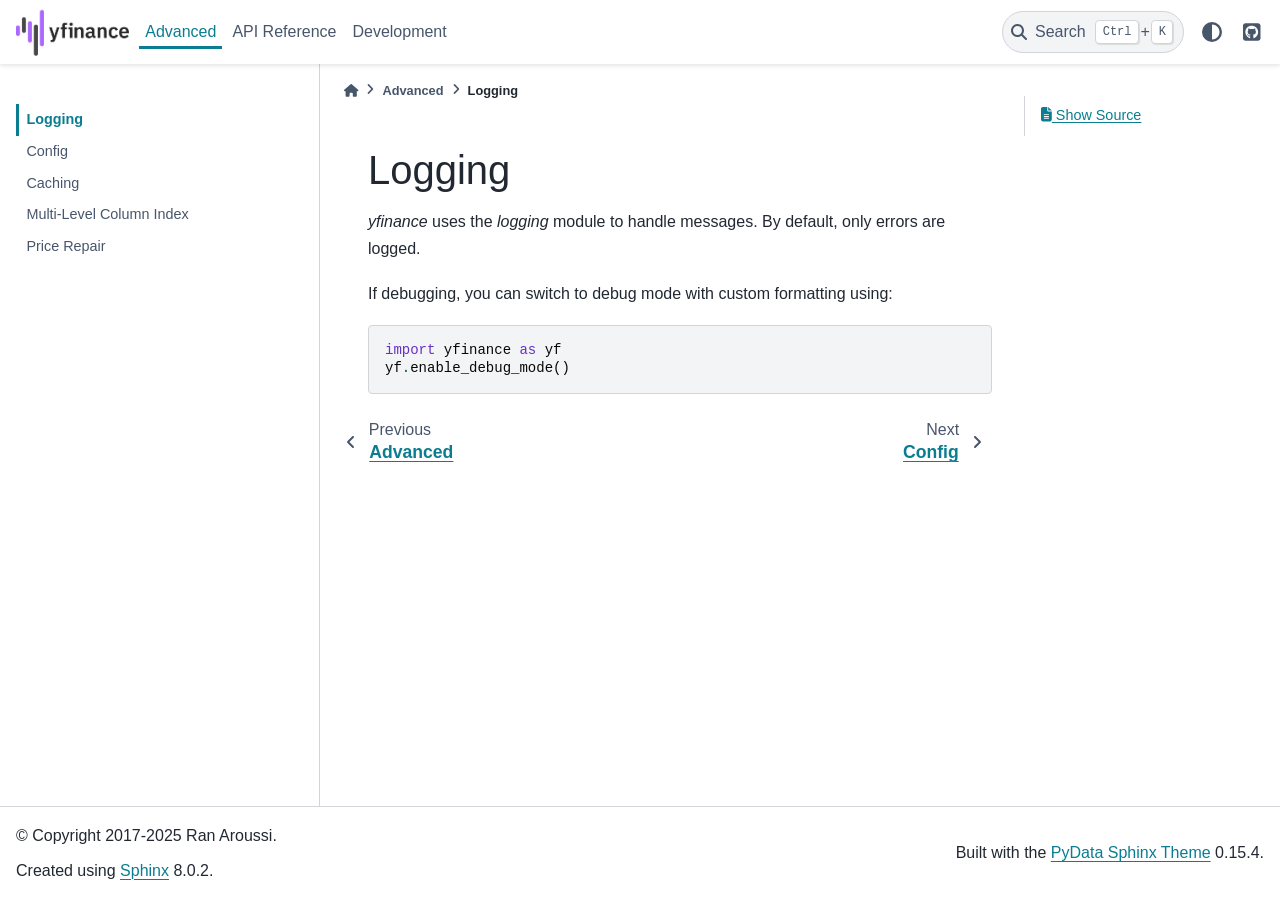
<file: docs/advanced/logging.html>
<!DOCTYPE html>


<html lang="en" data-content_root="../" >

  <head>
    <meta charset="utf-8" />
    <meta name="viewport" content="width=device-width, initial-scale=1.0" /><meta name="viewport" content="width=device-width, initial-scale=1" />

    <title>Logging &#8212; yfinance</title>
  
  
  
  <script data-cfasync="false">
    document.documentElement.dataset.mode = localStorage.getItem("mode") || "";
    document.documentElement.dataset.theme = localStorage.getItem("theme") || "";
  </script>
  
  <!-- Loaded before other Sphinx assets -->
  <link href="../_static/styles/theme.css?digest=dfe6caa3a7d634c4db9b" rel="stylesheet" />
<link href="../_static/styles/bootstrap.css?digest=dfe6caa3a7d634c4db9b" rel="stylesheet" />
<link href="../_static/styles/pydata-sphinx-theme.css?digest=dfe6caa3a7d634c4db9b" rel="stylesheet" />

  
  <link href="../_static/vendor/fontawesome/6.5.2/css/all.min.css?digest=dfe6caa3a7d634c4db9b" rel="stylesheet" />
  <link rel="preload" as="font" type="font/woff2" crossorigin href="../_static/vendor/fontawesome/6.5.2/webfonts/fa-solid-900.woff2" />
<link rel="preload" as="font" type="font/woff2" crossorigin href="../_static/vendor/fontawesome/6.5.2/webfonts/fa-brands-400.woff2" />
<link rel="preload" as="font" type="font/woff2" crossorigin href="../_static/vendor/fontawesome/6.5.2/webfonts/fa-regular-400.woff2" />

    <link rel="stylesheet" type="text/css" href="../_static/pygments.css?v=8f2a1f02" />
    <link rel="stylesheet" type="text/css" href="../_static/copybutton.css?v=76b2166b" />
    <link rel="stylesheet" type="text/css" href="../_static/yfinance.css?v=6f22274e" />
  
  <!-- Pre-loaded scripts that we'll load fully later -->
  <link rel="preload" as="script" href="../_static/scripts/bootstrap.js?digest=dfe6caa3a7d634c4db9b" />
<link rel="preload" as="script" href="../_static/scripts/pydata-sphinx-theme.js?digest=dfe6caa3a7d634c4db9b" />
  <script src="../_static/vendor/fontawesome/6.5.2/js/all.min.js?digest=dfe6caa3a7d634c4db9b"></script>

    <script src="../_static/documentation_options.js?v=5929fcd5"></script>
    <script src="../_static/doctools.js?v=9a2dae69"></script>
    <script src="../_static/sphinx_highlight.js?v=dc90522c"></script>
    <script src="../_static/clipboard.min.js?v=a7894cd8"></script>
    <script src="../_static/copybutton.js?v=f281be69"></script>
    <script>DOCUMENTATION_OPTIONS.pagename = 'advanced/logging';</script>
    <link rel="index" title="Index" href="../genindex.html" />
    <link rel="search" title="Search" href="../search.html" />
    <link rel="next" title="Config" href="config.html" />
    <link rel="prev" title="Advanced" href="index.html" />
  <meta name="viewport" content="width=device-width, initial-scale=1"/>
  <meta name="docsearch:language" content="en"/>
  </head>
  
  
  <body data-bs-spy="scroll" data-bs-target=".bd-toc-nav" data-offset="180" data-bs-root-margin="0px 0px -60%" data-default-mode="">

  
  
  <div id="pst-skip-link" class="skip-link d-print-none"><a href="#main-content">Skip to main content</a></div>
  
  <div id="pst-scroll-pixel-helper"></div>
  
  <button type="button" class="btn rounded-pill" id="pst-back-to-top">
    <i class="fa-solid fa-arrow-up"></i>Back to top</button>

  
  <input type="checkbox"
          class="sidebar-toggle"
          id="pst-primary-sidebar-checkbox"/>
  <label class="overlay overlay-primary" for="pst-primary-sidebar-checkbox"></label>
  
  <input type="checkbox"
          class="sidebar-toggle"
          id="pst-secondary-sidebar-checkbox"/>
  <label class="overlay overlay-secondary" for="pst-secondary-sidebar-checkbox"></label>
  
  <div class="search-button__wrapper">
    <div class="search-button__overlay"></div>
    <div class="search-button__search-container">
<form class="bd-search d-flex align-items-center"
      action="../search.html"
      method="get">
  <i class="fa-solid fa-magnifying-glass"></i>
  <input type="search"
         class="form-control"
         name="q"
         id="search-input"
         placeholder="Search the docs ..."
         aria-label="Search the docs ..."
         autocomplete="off"
         autocorrect="off"
         autocapitalize="off"
         spellcheck="false"/>
  <span class="search-button__kbd-shortcut"><kbd class="kbd-shortcut__modifier">Ctrl</kbd>+<kbd>K</kbd></span>
</form></div>
  </div>

  <div class="pst-async-banner-revealer d-none">
  <aside id="bd-header-version-warning" class="d-none d-print-none" aria-label="Version warning"></aside>
</div>

  
    <header class="bd-header navbar navbar-expand-lg bd-navbar d-print-none">
<div class="bd-header__inner bd-page-width">
  <button class="pst-navbar-icon sidebar-toggle primary-toggle" aria-label="Site navigation">
    <span class="fa-solid fa-bars"></span>
  </button>
  
  
  <div class=" navbar-header-items__start">
    
      <div class="navbar-item">

  
    
  

<a class="navbar-brand logo" href="../index.html">
  
  
  
  
  
    
    
      
    
    
    <img src="../_static/logo-light.webp" class="logo__image only-light" alt="yfinance - Home"/>
    <script>document.write(`<img src="../_static/logo-dark.webp" class="logo__image only-dark" alt="yfinance - Home"/>`);</script>
  
  
</a></div>
    
  </div>
  
  <div class=" navbar-header-items">
    
    <div class="me-auto navbar-header-items__center">
      
        <div class="navbar-item">
<nav>
  <ul class="bd-navbar-elements navbar-nav">
    
<li class="nav-item current active">
  <a class="nav-link nav-internal" href="index.html">
    Advanced
  </a>
</li>


<li class="nav-item ">
  <a class="nav-link nav-internal" href="../reference/index.html">
    API Reference
  </a>
</li>


<li class="nav-item ">
  <a class="nav-link nav-internal" href="../development/index.html">
    Development
  </a>
</li>

  </ul>
</nav></div>
      
    </div>
    
    
    <div class="navbar-header-items__end">
      
        <div class="navbar-item navbar-persistent--container">
          

 <script>
 document.write(`
   <button class="btn search-button-field search-button__button" title="Search" aria-label="Search" data-bs-placement="bottom" data-bs-toggle="tooltip">
    <i class="fa-solid fa-magnifying-glass"></i>
    <span class="search-button__default-text">Search</span>
    <span class="search-button__kbd-shortcut"><kbd class="kbd-shortcut__modifier">Ctrl</kbd>+<kbd class="kbd-shortcut__modifier">K</kbd></span>
   </button>
 `);
 </script>
        </div>
      
      
        <div class="navbar-item">

<script>
document.write(`
  <button class="btn btn-sm nav-link pst-navbar-icon theme-switch-button" title="light/dark" aria-label="light/dark" data-bs-placement="bottom" data-bs-toggle="tooltip">
    <i class="theme-switch fa-solid fa-sun fa-lg" data-mode="light"></i>
    <i class="theme-switch fa-solid fa-moon fa-lg" data-mode="dark"></i>
    <i class="theme-switch fa-solid fa-circle-half-stroke fa-lg" data-mode="auto"></i>
  </button>
`);
</script></div>
      
        <div class="navbar-item"><ul class="navbar-icon-links"
    aria-label="Icon Links">
        <li class="nav-item">
          
          
          
          
          
          
          
          
          <a href="https://github.com/ranaroussi/yfinance" title="GitHub" class="nav-link pst-navbar-icon" rel="noopener" target="_blank" data-bs-toggle="tooltip" data-bs-placement="bottom"><i class="fa-brands fa-square-github fa-lg" aria-hidden="true"></i>
            <span class="sr-only">GitHub</span></a>
        </li>
</ul></div>
      
    </div>
    
  </div>
  
  
    <div class="navbar-persistent--mobile">

 <script>
 document.write(`
   <button class="btn search-button-field search-button__button" title="Search" aria-label="Search" data-bs-placement="bottom" data-bs-toggle="tooltip">
    <i class="fa-solid fa-magnifying-glass"></i>
    <span class="search-button__default-text">Search</span>
    <span class="search-button__kbd-shortcut"><kbd class="kbd-shortcut__modifier">Ctrl</kbd>+<kbd class="kbd-shortcut__modifier">K</kbd></span>
   </button>
 `);
 </script>
    </div>
  

  
    <button class="pst-navbar-icon sidebar-toggle secondary-toggle" aria-label="On this page">
      <span class="fa-solid fa-outdent"></span>
    </button>
  
</div>

    </header>
  

  <div class="bd-container">
    <div class="bd-container__inner bd-page-width">
      
      
      
      <div class="bd-sidebar-primary bd-sidebar">
        

  
  <div class="sidebar-header-items sidebar-primary__section">
    
    
      <div class="sidebar-header-items__center">
        
          
          
            <div class="navbar-item">
<nav>
  <ul class="bd-navbar-elements navbar-nav">
    
<li class="nav-item current active">
  <a class="nav-link nav-internal" href="index.html">
    Advanced
  </a>
</li>


<li class="nav-item ">
  <a class="nav-link nav-internal" href="../reference/index.html">
    API Reference
  </a>
</li>


<li class="nav-item ">
  <a class="nav-link nav-internal" href="../development/index.html">
    Development
  </a>
</li>

  </ul>
</nav></div>
          
        
      </div>
    
    
    
      <div class="sidebar-header-items__end">
        
          <div class="navbar-item">

<script>
document.write(`
  <button class="btn btn-sm nav-link pst-navbar-icon theme-switch-button" title="light/dark" aria-label="light/dark" data-bs-placement="bottom" data-bs-toggle="tooltip">
    <i class="theme-switch fa-solid fa-sun fa-lg" data-mode="light"></i>
    <i class="theme-switch fa-solid fa-moon fa-lg" data-mode="dark"></i>
    <i class="theme-switch fa-solid fa-circle-half-stroke fa-lg" data-mode="auto"></i>
  </button>
`);
</script></div>
        
          <div class="navbar-item"><ul class="navbar-icon-links"
    aria-label="Icon Links">
        <li class="nav-item">
          
          
          
          
          
          
          
          
          <a href="https://github.com/ranaroussi/yfinance" title="GitHub" class="nav-link pst-navbar-icon" rel="noopener" target="_blank" data-bs-toggle="tooltip" data-bs-placement="bottom"><i class="fa-brands fa-square-github fa-lg" aria-hidden="true"></i>
            <span class="sr-only">GitHub</span></a>
        </li>
</ul></div>
        
      </div>
    
  </div>
  
    <div class="sidebar-primary-items__start sidebar-primary__section">
        <div class="sidebar-primary-item">
<nav class="bd-docs-nav bd-links"
     aria-label="Section Navigation">
  <p class="bd-links__title" role="heading" aria-level="1">Section Navigation</p>
  <div class="bd-toc-item navbar-nav"><ul class="current nav bd-sidenav">
<li class="toctree-l1 current active"><a class="current reference internal" href="#">Logging</a></li>
<li class="toctree-l1"><a class="reference internal" href="config.html">Config</a></li>
<li class="toctree-l1"><a class="reference internal" href="caching.html">Caching</a></li>
<li class="toctree-l1"><a class="reference internal" href="multi_level_columns.html">Multi-Level Column Index</a></li>
<li class="toctree-l1"><a class="reference internal" href="price_repair.html">Price Repair</a></li>
</ul>
</div>
</nav></div>
    </div>
  
  
  <div class="sidebar-primary-items__end sidebar-primary__section">
  </div>
  
  <div id="rtd-footer-container"></div>


      </div>
      
      <main id="main-content" class="bd-main" role="main">
        
        
          <div class="bd-content">
            <div class="bd-article-container">
              
              <div class="bd-header-article d-print-none">
<div class="header-article-items header-article__inner">
  
    <div class="header-article-items__start">
      
        <div class="header-article-item">



<nav aria-label="Breadcrumb" class="d-print-none">
  <ul class="bd-breadcrumbs">
    
    <li class="breadcrumb-item breadcrumb-home">
      <a href="../index.html" class="nav-link" aria-label="Home">
        <i class="fa-solid fa-home"></i>
      </a>
    </li>
    
    <li class="breadcrumb-item"><a href="index.html" class="nav-link">Advanced</a></li>
    
    <li class="breadcrumb-item active" aria-current="page">Logging</li>
  </ul>
</nav>
</div>
      
    </div>
  
  
</div>
</div>
              
              
              
                
<div id="searchbox"></div>
                <article class="bd-article">
                  
  <section id="logging">
<h1>Logging<a class="headerlink" href="#logging" title="Link to this heading">#</a></h1>
<p><cite>yfinance</cite> uses the <cite>logging</cite> module to handle messages. By default, only errors are logged.</p>
<p>If debugging, you can switch to debug mode with custom formatting using:</p>
<div class="highlight-python notranslate"><div class="highlight"><pre><span></span><span class="kn">import</span><span class="w"> </span><span class="nn">yfinance</span><span class="w"> </span><span class="k">as</span><span class="w"> </span><span class="nn">yf</span>
<span class="n">yf</span><span class="o">.</span><span class="n">enable_debug_mode</span><span class="p">()</span>
</pre></div>
</div>
</section>


                </article>
              
              
              
              
              
                <footer class="prev-next-footer d-print-none">
                  
<div class="prev-next-area">
    <a class="left-prev"
       href="index.html"
       title="previous page">
      <i class="fa-solid fa-angle-left"></i>
      <div class="prev-next-info">
        <p class="prev-next-subtitle">previous</p>
        <p class="prev-next-title">Advanced</p>
      </div>
    </a>
    <a class="right-next"
       href="config.html"
       title="next page">
      <div class="prev-next-info">
        <p class="prev-next-subtitle">next</p>
        <p class="prev-next-title">Config</p>
      </div>
      <i class="fa-solid fa-angle-right"></i>
    </a>
</div>
                </footer>
              
            </div>
            
            
              
                <div class="bd-sidebar-secondary bd-toc"><div class="sidebar-secondary-items sidebar-secondary__inner">


  <div class="sidebar-secondary-item">

  <div class="tocsection sourcelink">
    <a href="../_sources/advanced/logging.rst.txt">
      <i class="fa-solid fa-file-lines"></i> Show Source
    </a>
  </div>
</div>

</div></div>
              
            
          </div>
          <footer class="bd-footer-content">
            
          </footer>
        
      </main>
    </div>
  </div>
  
  <!-- Scripts loaded after <body> so the DOM is not blocked -->
  <script src="../_static/scripts/bootstrap.js?digest=dfe6caa3a7d634c4db9b"></script>
<script src="../_static/scripts/pydata-sphinx-theme.js?digest=dfe6caa3a7d634c4db9b"></script>

  <footer class="bd-footer">
<div class="bd-footer__inner bd-page-width">
  
    <div class="footer-items__start">
      
        <div class="footer-item">

  <p class="copyright">
    
      © Copyright 2017-2025 Ran Aroussi.
      <br/>
    
  </p>
</div>
      
        <div class="footer-item">

  <p class="sphinx-version">
    Created using <a href="https://www.sphinx-doc.org/">Sphinx</a> 8.0.2.
    <br/>
  </p>
</div>
      
    </div>
  
  
  
    <div class="footer-items__end">
      
        <div class="footer-item">
<p class="theme-version">
  Built with the <a href="https://pydata-sphinx-theme.readthedocs.io/en/stable/index.html">PyData Sphinx Theme</a> 0.15.4.
</p></div>
      
    </div>
  
</div>

  </footer>
  </body>
</html>
</file>
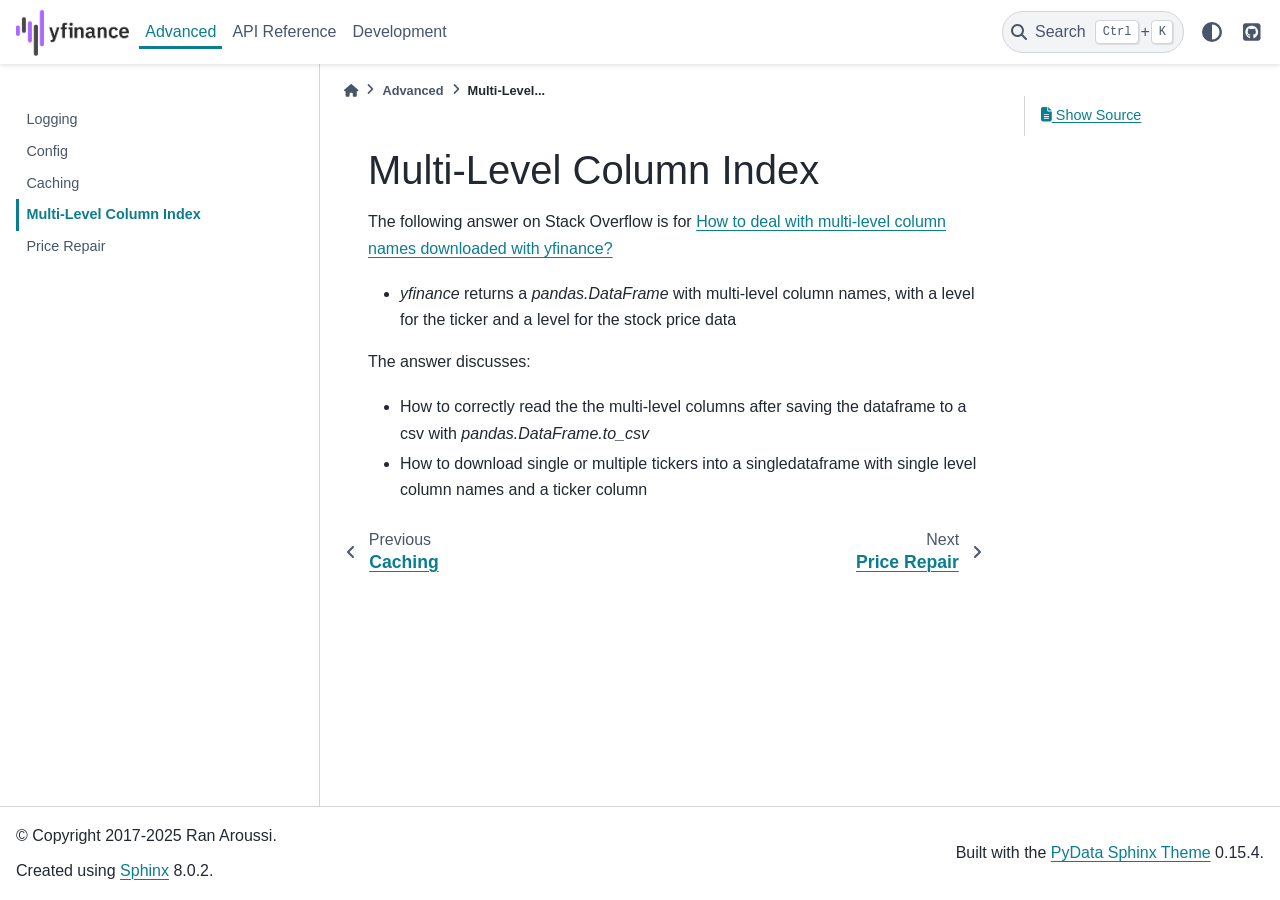
<file: docs/advanced/multi_level_columns.html>
<!DOCTYPE html>


<html lang="en" data-content_root="../" >

  <head>
    <meta charset="utf-8" />
    <meta name="viewport" content="width=device-width, initial-scale=1.0" /><meta name="viewport" content="width=device-width, initial-scale=1" />

    <title>Multi-Level Column Index &#8212; yfinance</title>
  
  
  
  <script data-cfasync="false">
    document.documentElement.dataset.mode = localStorage.getItem("mode") || "";
    document.documentElement.dataset.theme = localStorage.getItem("theme") || "";
  </script>
  
  <!-- Loaded before other Sphinx assets -->
  <link href="../_static/styles/theme.css?digest=dfe6caa3a7d634c4db9b" rel="stylesheet" />
<link href="../_static/styles/bootstrap.css?digest=dfe6caa3a7d634c4db9b" rel="stylesheet" />
<link href="../_static/styles/pydata-sphinx-theme.css?digest=dfe6caa3a7d634c4db9b" rel="stylesheet" />

  
  <link href="../_static/vendor/fontawesome/6.5.2/css/all.min.css?digest=dfe6caa3a7d634c4db9b" rel="stylesheet" />
  <link rel="preload" as="font" type="font/woff2" crossorigin href="../_static/vendor/fontawesome/6.5.2/webfonts/fa-solid-900.woff2" />
<link rel="preload" as="font" type="font/woff2" crossorigin href="../_static/vendor/fontawesome/6.5.2/webfonts/fa-brands-400.woff2" />
<link rel="preload" as="font" type="font/woff2" crossorigin href="../_static/vendor/fontawesome/6.5.2/webfonts/fa-regular-400.woff2" />

    <link rel="stylesheet" type="text/css" href="../_static/pygments.css?v=8f2a1f02" />
    <link rel="stylesheet" type="text/css" href="../_static/copybutton.css?v=76b2166b" />
    <link rel="stylesheet" type="text/css" href="../_static/yfinance.css?v=6f22274e" />
  
  <!-- Pre-loaded scripts that we'll load fully later -->
  <link rel="preload" as="script" href="../_static/scripts/bootstrap.js?digest=dfe6caa3a7d634c4db9b" />
<link rel="preload" as="script" href="../_static/scripts/pydata-sphinx-theme.js?digest=dfe6caa3a7d634c4db9b" />
  <script src="../_static/vendor/fontawesome/6.5.2/js/all.min.js?digest=dfe6caa3a7d634c4db9b"></script>

    <script src="../_static/documentation_options.js?v=5929fcd5"></script>
    <script src="../_static/doctools.js?v=9a2dae69"></script>
    <script src="../_static/sphinx_highlight.js?v=dc90522c"></script>
    <script src="../_static/clipboard.min.js?v=a7894cd8"></script>
    <script src="../_static/copybutton.js?v=f281be69"></script>
    <script>DOCUMENTATION_OPTIONS.pagename = 'advanced/multi_level_columns';</script>
    <link rel="index" title="Index" href="../genindex.html" />
    <link rel="search" title="Search" href="../search.html" />
    <link rel="next" title="Price Repair" href="price_repair.html" />
    <link rel="prev" title="Caching" href="caching.html" />
  <meta name="viewport" content="width=device-width, initial-scale=1"/>
  <meta name="docsearch:language" content="en"/>
  </head>
  
  
  <body data-bs-spy="scroll" data-bs-target=".bd-toc-nav" data-offset="180" data-bs-root-margin="0px 0px -60%" data-default-mode="">

  
  
  <div id="pst-skip-link" class="skip-link d-print-none"><a href="#main-content">Skip to main content</a></div>
  
  <div id="pst-scroll-pixel-helper"></div>
  
  <button type="button" class="btn rounded-pill" id="pst-back-to-top">
    <i class="fa-solid fa-arrow-up"></i>Back to top</button>

  
  <input type="checkbox"
          class="sidebar-toggle"
          id="pst-primary-sidebar-checkbox"/>
  <label class="overlay overlay-primary" for="pst-primary-sidebar-checkbox"></label>
  
  <input type="checkbox"
          class="sidebar-toggle"
          id="pst-secondary-sidebar-checkbox"/>
  <label class="overlay overlay-secondary" for="pst-secondary-sidebar-checkbox"></label>
  
  <div class="search-button__wrapper">
    <div class="search-button__overlay"></div>
    <div class="search-button__search-container">
<form class="bd-search d-flex align-items-center"
      action="../search.html"
      method="get">
  <i class="fa-solid fa-magnifying-glass"></i>
  <input type="search"
         class="form-control"
         name="q"
         id="search-input"
         placeholder="Search the docs ..."
         aria-label="Search the docs ..."
         autocomplete="off"
         autocorrect="off"
         autocapitalize="off"
         spellcheck="false"/>
  <span class="search-button__kbd-shortcut"><kbd class="kbd-shortcut__modifier">Ctrl</kbd>+<kbd>K</kbd></span>
</form></div>
  </div>

  <div class="pst-async-banner-revealer d-none">
  <aside id="bd-header-version-warning" class="d-none d-print-none" aria-label="Version warning"></aside>
</div>

  
    <header class="bd-header navbar navbar-expand-lg bd-navbar d-print-none">
<div class="bd-header__inner bd-page-width">
  <button class="pst-navbar-icon sidebar-toggle primary-toggle" aria-label="Site navigation">
    <span class="fa-solid fa-bars"></span>
  </button>
  
  
  <div class=" navbar-header-items__start">
    
      <div class="navbar-item">

  
    
  

<a class="navbar-brand logo" href="../index.html">
  
  
  
  
  
    
    
      
    
    
    <img src="../_static/logo-light.webp" class="logo__image only-light" alt="yfinance - Home"/>
    <script>document.write(`<img src="../_static/logo-dark.webp" class="logo__image only-dark" alt="yfinance - Home"/>`);</script>
  
  
</a></div>
    
  </div>
  
  <div class=" navbar-header-items">
    
    <div class="me-auto navbar-header-items__center">
      
        <div class="navbar-item">
<nav>
  <ul class="bd-navbar-elements navbar-nav">
    
<li class="nav-item current active">
  <a class="nav-link nav-internal" href="index.html">
    Advanced
  </a>
</li>


<li class="nav-item ">
  <a class="nav-link nav-internal" href="../reference/index.html">
    API Reference
  </a>
</li>


<li class="nav-item ">
  <a class="nav-link nav-internal" href="../development/index.html">
    Development
  </a>
</li>

  </ul>
</nav></div>
      
    </div>
    
    
    <div class="navbar-header-items__end">
      
        <div class="navbar-item navbar-persistent--container">
          

 <script>
 document.write(`
   <button class="btn search-button-field search-button__button" title="Search" aria-label="Search" data-bs-placement="bottom" data-bs-toggle="tooltip">
    <i class="fa-solid fa-magnifying-glass"></i>
    <span class="search-button__default-text">Search</span>
    <span class="search-button__kbd-shortcut"><kbd class="kbd-shortcut__modifier">Ctrl</kbd>+<kbd class="kbd-shortcut__modifier">K</kbd></span>
   </button>
 `);
 </script>
        </div>
      
      
        <div class="navbar-item">

<script>
document.write(`
  <button class="btn btn-sm nav-link pst-navbar-icon theme-switch-button" title="light/dark" aria-label="light/dark" data-bs-placement="bottom" data-bs-toggle="tooltip">
    <i class="theme-switch fa-solid fa-sun fa-lg" data-mode="light"></i>
    <i class="theme-switch fa-solid fa-moon fa-lg" data-mode="dark"></i>
    <i class="theme-switch fa-solid fa-circle-half-stroke fa-lg" data-mode="auto"></i>
  </button>
`);
</script></div>
      
        <div class="navbar-item"><ul class="navbar-icon-links"
    aria-label="Icon Links">
        <li class="nav-item">
          
          
          
          
          
          
          
          
          <a href="https://github.com/ranaroussi/yfinance" title="GitHub" class="nav-link pst-navbar-icon" rel="noopener" target="_blank" data-bs-toggle="tooltip" data-bs-placement="bottom"><i class="fa-brands fa-square-github fa-lg" aria-hidden="true"></i>
            <span class="sr-only">GitHub</span></a>
        </li>
</ul></div>
      
    </div>
    
  </div>
  
  
    <div class="navbar-persistent--mobile">

 <script>
 document.write(`
   <button class="btn search-button-field search-button__button" title="Search" aria-label="Search" data-bs-placement="bottom" data-bs-toggle="tooltip">
    <i class="fa-solid fa-magnifying-glass"></i>
    <span class="search-button__default-text">Search</span>
    <span class="search-button__kbd-shortcut"><kbd class="kbd-shortcut__modifier">Ctrl</kbd>+<kbd class="kbd-shortcut__modifier">K</kbd></span>
   </button>
 `);
 </script>
    </div>
  

  
    <button class="pst-navbar-icon sidebar-toggle secondary-toggle" aria-label="On this page">
      <span class="fa-solid fa-outdent"></span>
    </button>
  
</div>

    </header>
  

  <div class="bd-container">
    <div class="bd-container__inner bd-page-width">
      
      
      
      <div class="bd-sidebar-primary bd-sidebar">
        

  
  <div class="sidebar-header-items sidebar-primary__section">
    
    
      <div class="sidebar-header-items__center">
        
          
          
            <div class="navbar-item">
<nav>
  <ul class="bd-navbar-elements navbar-nav">
    
<li class="nav-item current active">
  <a class="nav-link nav-internal" href="index.html">
    Advanced
  </a>
</li>


<li class="nav-item ">
  <a class="nav-link nav-internal" href="../reference/index.html">
    API Reference
  </a>
</li>


<li class="nav-item ">
  <a class="nav-link nav-internal" href="../development/index.html">
    Development
  </a>
</li>

  </ul>
</nav></div>
          
        
      </div>
    
    
    
      <div class="sidebar-header-items__end">
        
          <div class="navbar-item">

<script>
document.write(`
  <button class="btn btn-sm nav-link pst-navbar-icon theme-switch-button" title="light/dark" aria-label="light/dark" data-bs-placement="bottom" data-bs-toggle="tooltip">
    <i class="theme-switch fa-solid fa-sun fa-lg" data-mode="light"></i>
    <i class="theme-switch fa-solid fa-moon fa-lg" data-mode="dark"></i>
    <i class="theme-switch fa-solid fa-circle-half-stroke fa-lg" data-mode="auto"></i>
  </button>
`);
</script></div>
        
          <div class="navbar-item"><ul class="navbar-icon-links"
    aria-label="Icon Links">
        <li class="nav-item">
          
          
          
          
          
          
          
          
          <a href="https://github.com/ranaroussi/yfinance" title="GitHub" class="nav-link pst-navbar-icon" rel="noopener" target="_blank" data-bs-toggle="tooltip" data-bs-placement="bottom"><i class="fa-brands fa-square-github fa-lg" aria-hidden="true"></i>
            <span class="sr-only">GitHub</span></a>
        </li>
</ul></div>
        
      </div>
    
  </div>
  
    <div class="sidebar-primary-items__start sidebar-primary__section">
        <div class="sidebar-primary-item">
<nav class="bd-docs-nav bd-links"
     aria-label="Section Navigation">
  <p class="bd-links__title" role="heading" aria-level="1">Section Navigation</p>
  <div class="bd-toc-item navbar-nav"><ul class="current nav bd-sidenav">
<li class="toctree-l1"><a class="reference internal" href="logging.html">Logging</a></li>
<li class="toctree-l1"><a class="reference internal" href="config.html">Config</a></li>
<li class="toctree-l1"><a class="reference internal" href="caching.html">Caching</a></li>
<li class="toctree-l1 current active"><a class="current reference internal" href="#">Multi-Level Column Index</a></li>
<li class="toctree-l1"><a class="reference internal" href="price_repair.html">Price Repair</a></li>
</ul>
</div>
</nav></div>
    </div>
  
  
  <div class="sidebar-primary-items__end sidebar-primary__section">
  </div>
  
  <div id="rtd-footer-container"></div>


      </div>
      
      <main id="main-content" class="bd-main" role="main">
        
        
          <div class="bd-content">
            <div class="bd-article-container">
              
              <div class="bd-header-article d-print-none">
<div class="header-article-items header-article__inner">
  
    <div class="header-article-items__start">
      
        <div class="header-article-item">



<nav aria-label="Breadcrumb" class="d-print-none">
  <ul class="bd-breadcrumbs">
    
    <li class="breadcrumb-item breadcrumb-home">
      <a href="../index.html" class="nav-link" aria-label="Home">
        <i class="fa-solid fa-home"></i>
      </a>
    </li>
    
    <li class="breadcrumb-item"><a href="index.html" class="nav-link">Advanced</a></li>
    
    <li class="breadcrumb-item active" aria-current="page">Multi-Level...</li>
  </ul>
</nav>
</div>
      
    </div>
  
  
</div>
</div>
              
              
              
                
<div id="searchbox"></div>
                <article class="bd-article">
                  
  <section id="multi-level-column-index">
<h1>Multi-Level Column Index<a class="headerlink" href="#multi-level-column-index" title="Link to this heading">#</a></h1>
<p>The following answer on Stack Overflow is for <a class="reference external" href="https://stackoverflow.com/questions/63107801">How to deal with
multi-level column names downloaded with yfinance?</a></p>
<ul class="simple">
<li><p><cite>yfinance</cite> returns a <cite>pandas.DataFrame</cite> with multi-level column names, with a level for the ticker and a level for the stock price data</p></li>
</ul>
<p>The answer discusses:</p>
<ul class="simple">
<li><p>How to correctly read the the multi-level columns after saving the dataframe to a csv with <cite>pandas.DataFrame.to_csv</cite></p></li>
<li><p>How to download single or multiple tickers into a singledataframe with single level column names and a ticker column</p></li>
</ul>
</section>


                </article>
              
              
              
              
              
                <footer class="prev-next-footer d-print-none">
                  
<div class="prev-next-area">
    <a class="left-prev"
       href="caching.html"
       title="previous page">
      <i class="fa-solid fa-angle-left"></i>
      <div class="prev-next-info">
        <p class="prev-next-subtitle">previous</p>
        <p class="prev-next-title">Caching</p>
      </div>
    </a>
    <a class="right-next"
       href="price_repair.html"
       title="next page">
      <div class="prev-next-info">
        <p class="prev-next-subtitle">next</p>
        <p class="prev-next-title">Price Repair</p>
      </div>
      <i class="fa-solid fa-angle-right"></i>
    </a>
</div>
                </footer>
              
            </div>
            
            
              
                <div class="bd-sidebar-secondary bd-toc"><div class="sidebar-secondary-items sidebar-secondary__inner">


  <div class="sidebar-secondary-item">

  <div class="tocsection sourcelink">
    <a href="../_sources/advanced/multi_level_columns.rst.txt">
      <i class="fa-solid fa-file-lines"></i> Show Source
    </a>
  </div>
</div>

</div></div>
              
            
          </div>
          <footer class="bd-footer-content">
            
          </footer>
        
      </main>
    </div>
  </div>
  
  <!-- Scripts loaded after <body> so the DOM is not blocked -->
  <script src="../_static/scripts/bootstrap.js?digest=dfe6caa3a7d634c4db9b"></script>
<script src="../_static/scripts/pydata-sphinx-theme.js?digest=dfe6caa3a7d634c4db9b"></script>

  <footer class="bd-footer">
<div class="bd-footer__inner bd-page-width">
  
    <div class="footer-items__start">
      
        <div class="footer-item">

  <p class="copyright">
    
      © Copyright 2017-2025 Ran Aroussi.
      <br/>
    
  </p>
</div>
      
        <div class="footer-item">

  <p class="sphinx-version">
    Created using <a href="https://www.sphinx-doc.org/">Sphinx</a> 8.0.2.
    <br/>
  </p>
</div>
      
    </div>
  
  
  
    <div class="footer-items__end">
      
        <div class="footer-item">
<p class="theme-version">
  Built with the <a href="https://pydata-sphinx-theme.readthedocs.io/en/stable/index.html">PyData Sphinx Theme</a> 0.15.4.
</p></div>
      
    </div>
  
</div>

  </footer>
  </body>
</html>
</file>
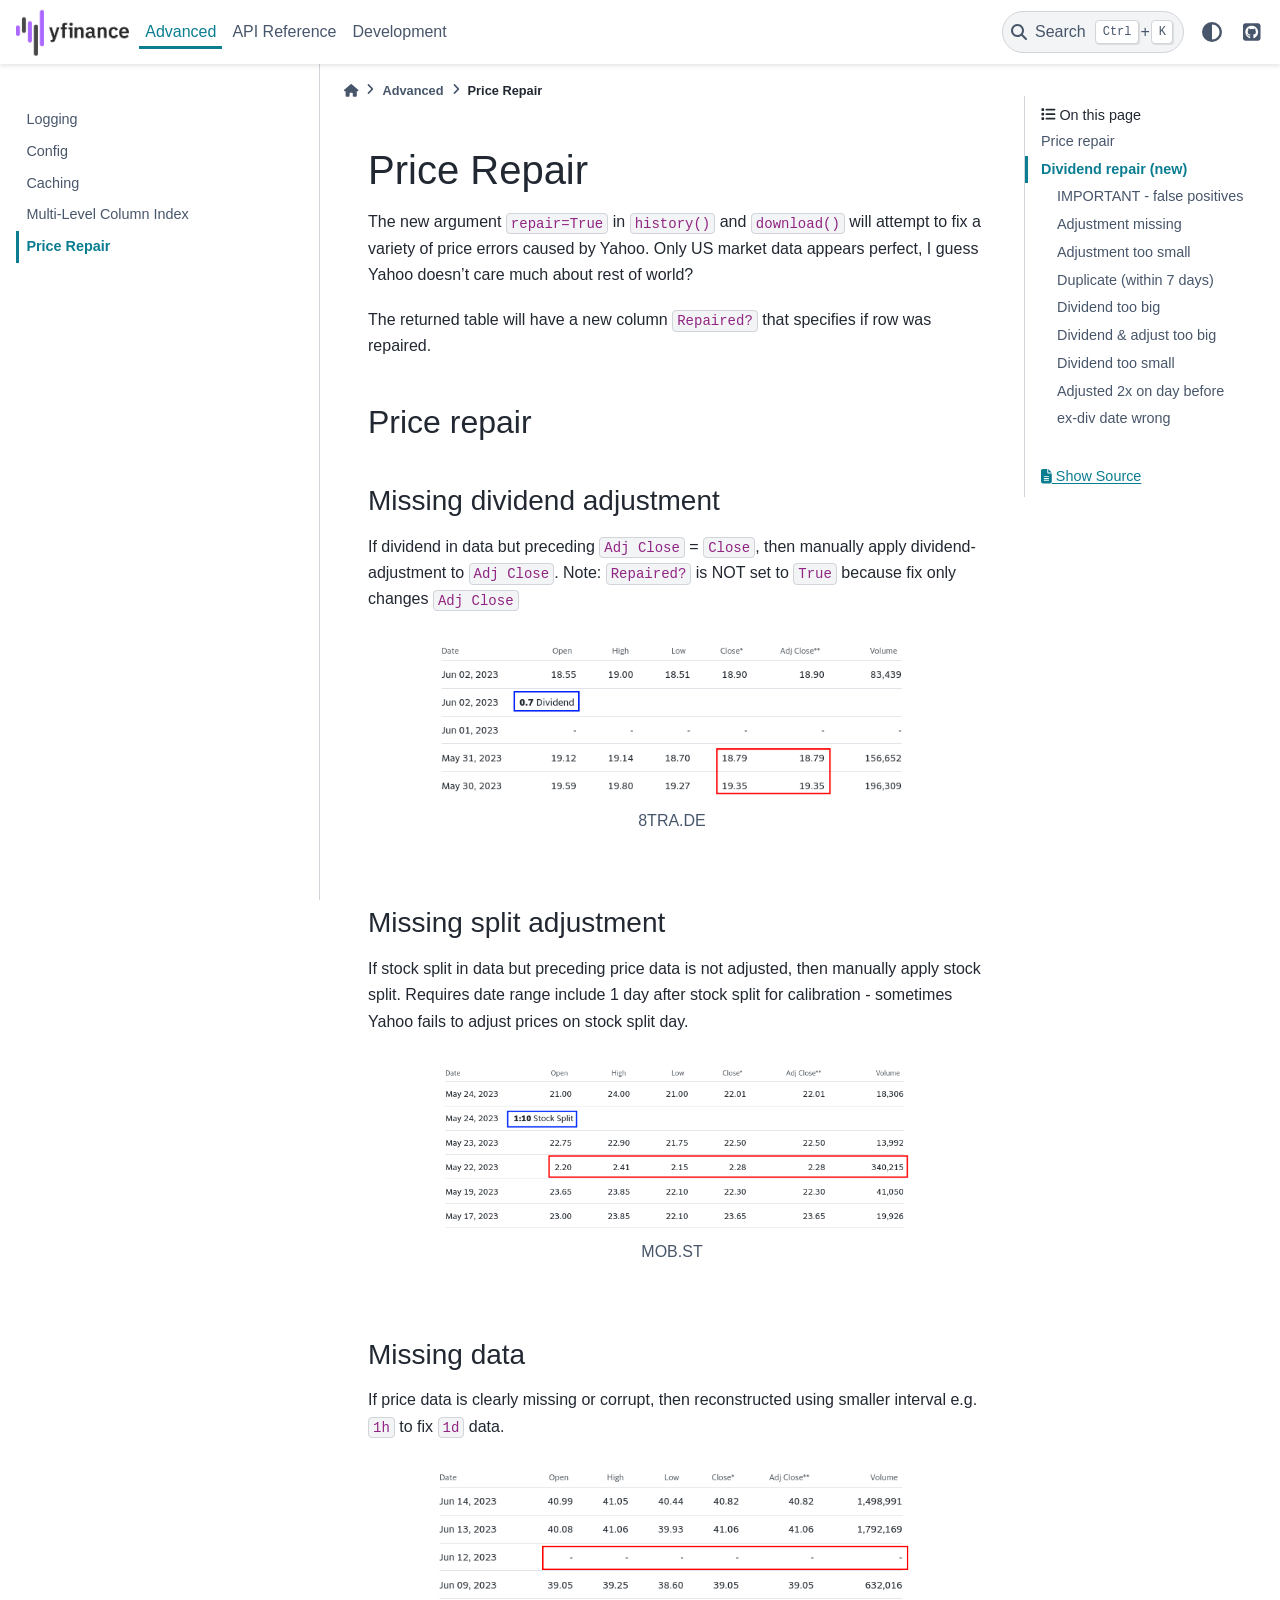
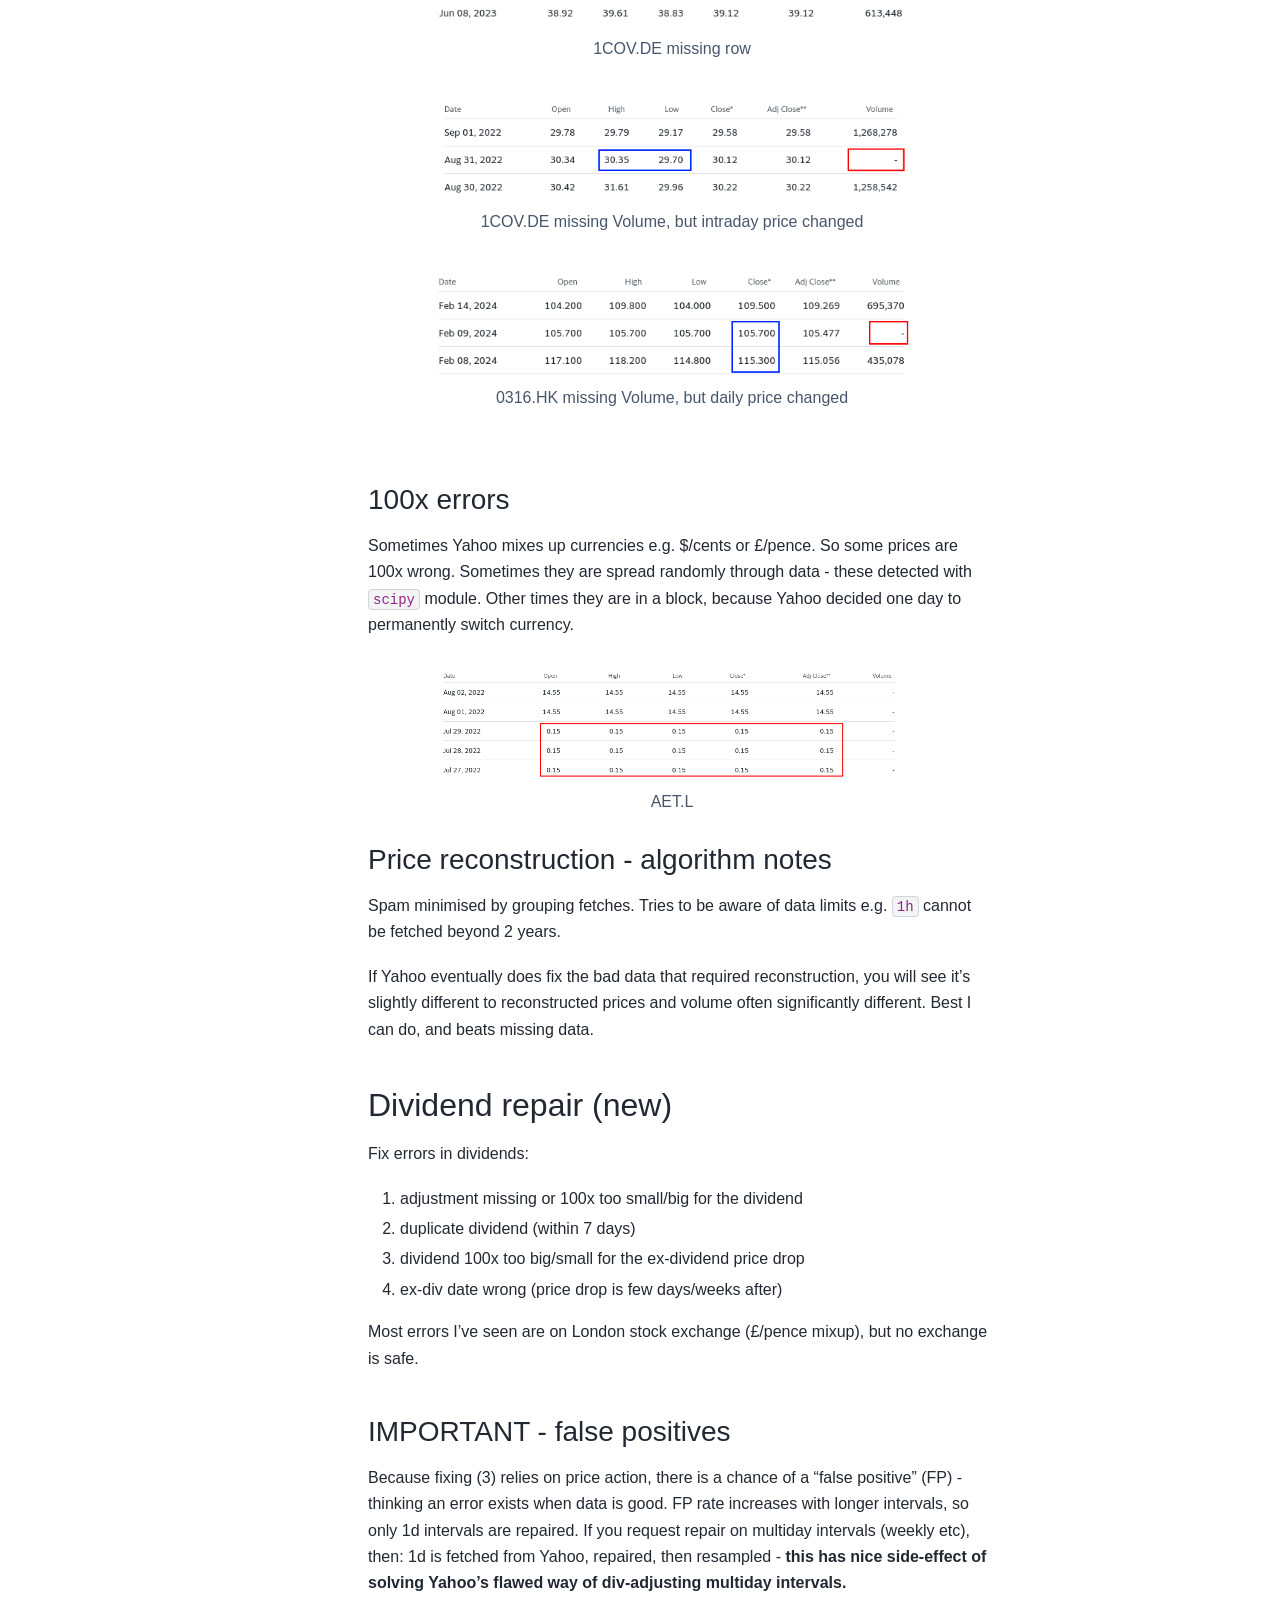
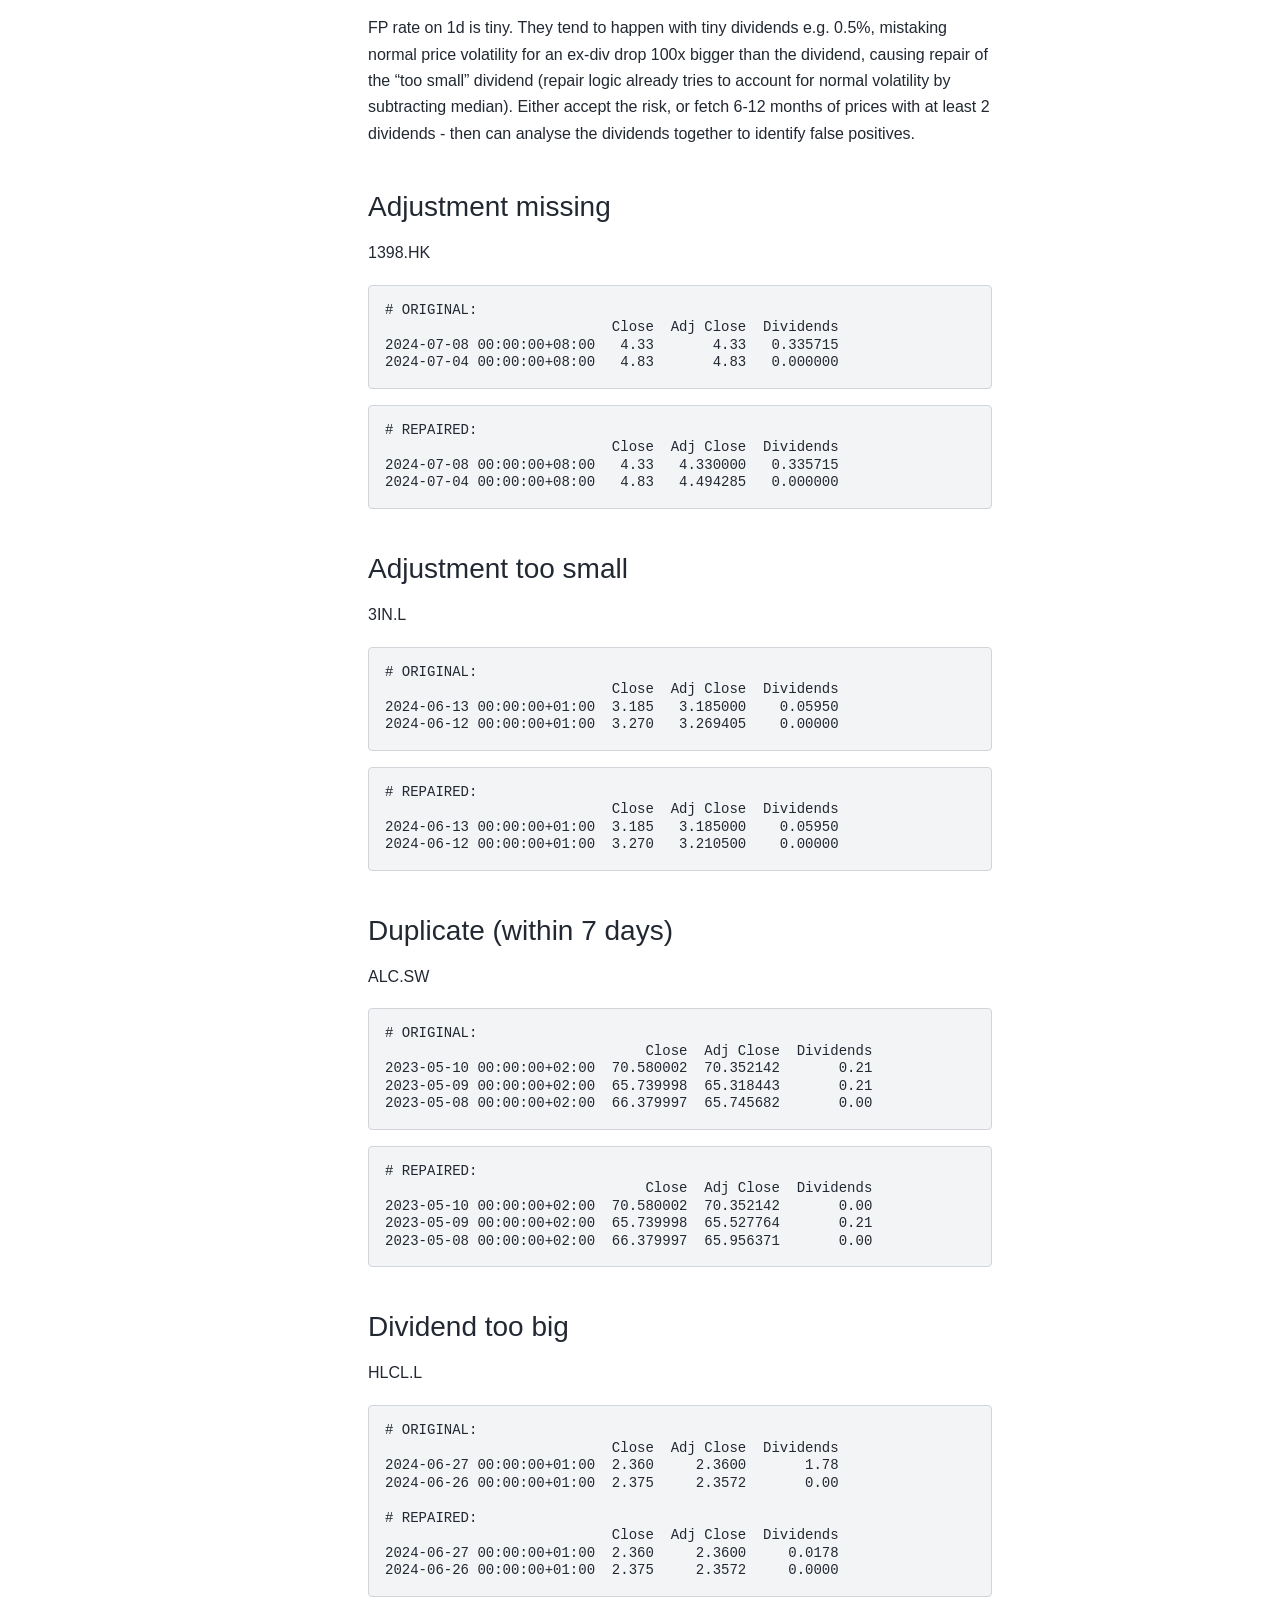
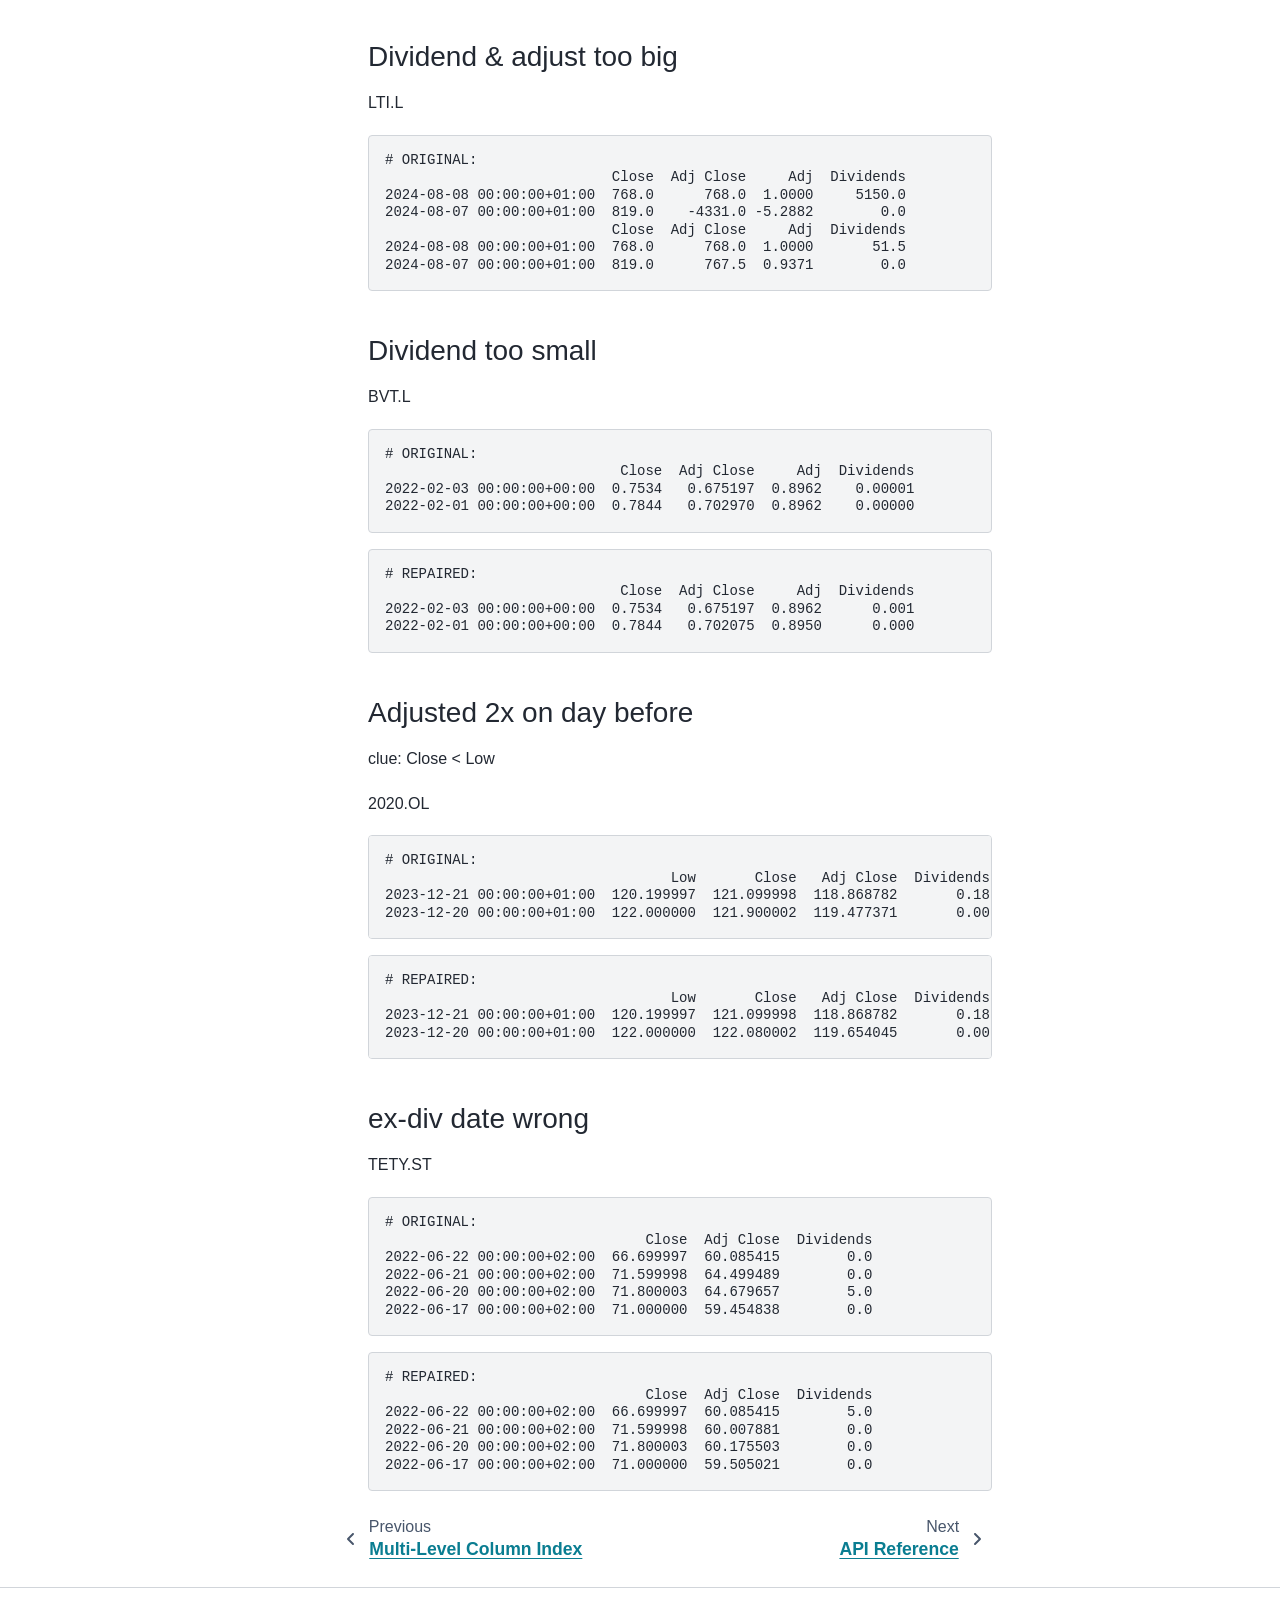
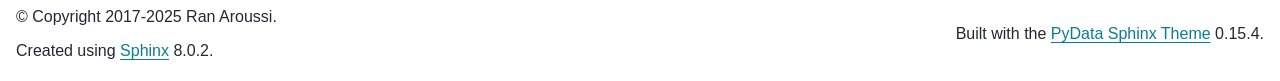
<file: docs/advanced/price_repair.html>
<!DOCTYPE html>


<html lang="en" data-content_root="../" >

  <head>
    <meta charset="utf-8" />
    <meta name="viewport" content="width=device-width, initial-scale=1.0" /><meta name="viewport" content="width=device-width, initial-scale=1" />

    <title>Price Repair &#8212; yfinance</title>
  
  
  
  <script data-cfasync="false">
    document.documentElement.dataset.mode = localStorage.getItem("mode") || "";
    document.documentElement.dataset.theme = localStorage.getItem("theme") || "";
  </script>
  
  <!-- Loaded before other Sphinx assets -->
  <link href="../_static/styles/theme.css?digest=dfe6caa3a7d634c4db9b" rel="stylesheet" />
<link href="../_static/styles/bootstrap.css?digest=dfe6caa3a7d634c4db9b" rel="stylesheet" />
<link href="../_static/styles/pydata-sphinx-theme.css?digest=dfe6caa3a7d634c4db9b" rel="stylesheet" />

  
  <link href="../_static/vendor/fontawesome/6.5.2/css/all.min.css?digest=dfe6caa3a7d634c4db9b" rel="stylesheet" />
  <link rel="preload" as="font" type="font/woff2" crossorigin href="../_static/vendor/fontawesome/6.5.2/webfonts/fa-solid-900.woff2" />
<link rel="preload" as="font" type="font/woff2" crossorigin href="../_static/vendor/fontawesome/6.5.2/webfonts/fa-brands-400.woff2" />
<link rel="preload" as="font" type="font/woff2" crossorigin href="../_static/vendor/fontawesome/6.5.2/webfonts/fa-regular-400.woff2" />

    <link rel="stylesheet" type="text/css" href="../_static/pygments.css?v=8f2a1f02" />
    <link rel="stylesheet" type="text/css" href="../_static/copybutton.css?v=76b2166b" />
    <link rel="stylesheet" type="text/css" href="../_static/yfinance.css?v=6f22274e" />
  
  <!-- Pre-loaded scripts that we'll load fully later -->
  <link rel="preload" as="script" href="../_static/scripts/bootstrap.js?digest=dfe6caa3a7d634c4db9b" />
<link rel="preload" as="script" href="../_static/scripts/pydata-sphinx-theme.js?digest=dfe6caa3a7d634c4db9b" />
  <script src="../_static/vendor/fontawesome/6.5.2/js/all.min.js?digest=dfe6caa3a7d634c4db9b"></script>

    <script src="../_static/documentation_options.js?v=5929fcd5"></script>
    <script src="../_static/doctools.js?v=9a2dae69"></script>
    <script src="../_static/sphinx_highlight.js?v=dc90522c"></script>
    <script src="../_static/clipboard.min.js?v=a7894cd8"></script>
    <script src="../_static/copybutton.js?v=f281be69"></script>
    <script>DOCUMENTATION_OPTIONS.pagename = 'advanced/price_repair';</script>
    <link rel="index" title="Index" href="../genindex.html" />
    <link rel="search" title="Search" href="../search.html" />
    <link rel="next" title="API Reference" href="../reference/index.html" />
    <link rel="prev" title="Multi-Level Column Index" href="multi_level_columns.html" />
  <meta name="viewport" content="width=device-width, initial-scale=1"/>
  <meta name="docsearch:language" content="en"/>
  </head>
  
  
  <body data-bs-spy="scroll" data-bs-target=".bd-toc-nav" data-offset="180" data-bs-root-margin="0px 0px -60%" data-default-mode="">

  
  
  <div id="pst-skip-link" class="skip-link d-print-none"><a href="#main-content">Skip to main content</a></div>
  
  <div id="pst-scroll-pixel-helper"></div>
  
  <button type="button" class="btn rounded-pill" id="pst-back-to-top">
    <i class="fa-solid fa-arrow-up"></i>Back to top</button>

  
  <input type="checkbox"
          class="sidebar-toggle"
          id="pst-primary-sidebar-checkbox"/>
  <label class="overlay overlay-primary" for="pst-primary-sidebar-checkbox"></label>
  
  <input type="checkbox"
          class="sidebar-toggle"
          id="pst-secondary-sidebar-checkbox"/>
  <label class="overlay overlay-secondary" for="pst-secondary-sidebar-checkbox"></label>
  
  <div class="search-button__wrapper">
    <div class="search-button__overlay"></div>
    <div class="search-button__search-container">
<form class="bd-search d-flex align-items-center"
      action="../search.html"
      method="get">
  <i class="fa-solid fa-magnifying-glass"></i>
  <input type="search"
         class="form-control"
         name="q"
         id="search-input"
         placeholder="Search the docs ..."
         aria-label="Search the docs ..."
         autocomplete="off"
         autocorrect="off"
         autocapitalize="off"
         spellcheck="false"/>
  <span class="search-button__kbd-shortcut"><kbd class="kbd-shortcut__modifier">Ctrl</kbd>+<kbd>K</kbd></span>
</form></div>
  </div>

  <div class="pst-async-banner-revealer d-none">
  <aside id="bd-header-version-warning" class="d-none d-print-none" aria-label="Version warning"></aside>
</div>

  
    <header class="bd-header navbar navbar-expand-lg bd-navbar d-print-none">
<div class="bd-header__inner bd-page-width">
  <button class="pst-navbar-icon sidebar-toggle primary-toggle" aria-label="Site navigation">
    <span class="fa-solid fa-bars"></span>
  </button>
  
  
  <div class=" navbar-header-items__start">
    
      <div class="navbar-item">

  
    
  

<a class="navbar-brand logo" href="../index.html">
  
  
  
  
  
    
    
      
    
    
    <img src="../_static/logo-light.webp" class="logo__image only-light" alt="yfinance - Home"/>
    <script>document.write(`<img src="../_static/logo-dark.webp" class="logo__image only-dark" alt="yfinance - Home"/>`);</script>
  
  
</a></div>
    
  </div>
  
  <div class=" navbar-header-items">
    
    <div class="me-auto navbar-header-items__center">
      
        <div class="navbar-item">
<nav>
  <ul class="bd-navbar-elements navbar-nav">
    
<li class="nav-item current active">
  <a class="nav-link nav-internal" href="index.html">
    Advanced
  </a>
</li>


<li class="nav-item ">
  <a class="nav-link nav-internal" href="../reference/index.html">
    API Reference
  </a>
</li>


<li class="nav-item ">
  <a class="nav-link nav-internal" href="../development/index.html">
    Development
  </a>
</li>

  </ul>
</nav></div>
      
    </div>
    
    
    <div class="navbar-header-items__end">
      
        <div class="navbar-item navbar-persistent--container">
          

 <script>
 document.write(`
   <button class="btn search-button-field search-button__button" title="Search" aria-label="Search" data-bs-placement="bottom" data-bs-toggle="tooltip">
    <i class="fa-solid fa-magnifying-glass"></i>
    <span class="search-button__default-text">Search</span>
    <span class="search-button__kbd-shortcut"><kbd class="kbd-shortcut__modifier">Ctrl</kbd>+<kbd class="kbd-shortcut__modifier">K</kbd></span>
   </button>
 `);
 </script>
        </div>
      
      
        <div class="navbar-item">

<script>
document.write(`
  <button class="btn btn-sm nav-link pst-navbar-icon theme-switch-button" title="light/dark" aria-label="light/dark" data-bs-placement="bottom" data-bs-toggle="tooltip">
    <i class="theme-switch fa-solid fa-sun fa-lg" data-mode="light"></i>
    <i class="theme-switch fa-solid fa-moon fa-lg" data-mode="dark"></i>
    <i class="theme-switch fa-solid fa-circle-half-stroke fa-lg" data-mode="auto"></i>
  </button>
`);
</script></div>
      
        <div class="navbar-item"><ul class="navbar-icon-links"
    aria-label="Icon Links">
        <li class="nav-item">
          
          
          
          
          
          
          
          
          <a href="https://github.com/ranaroussi/yfinance" title="GitHub" class="nav-link pst-navbar-icon" rel="noopener" target="_blank" data-bs-toggle="tooltip" data-bs-placement="bottom"><i class="fa-brands fa-square-github fa-lg" aria-hidden="true"></i>
            <span class="sr-only">GitHub</span></a>
        </li>
</ul></div>
      
    </div>
    
  </div>
  
  
    <div class="navbar-persistent--mobile">

 <script>
 document.write(`
   <button class="btn search-button-field search-button__button" title="Search" aria-label="Search" data-bs-placement="bottom" data-bs-toggle="tooltip">
    <i class="fa-solid fa-magnifying-glass"></i>
    <span class="search-button__default-text">Search</span>
    <span class="search-button__kbd-shortcut"><kbd class="kbd-shortcut__modifier">Ctrl</kbd>+<kbd class="kbd-shortcut__modifier">K</kbd></span>
   </button>
 `);
 </script>
    </div>
  

  
    <button class="pst-navbar-icon sidebar-toggle secondary-toggle" aria-label="On this page">
      <span class="fa-solid fa-outdent"></span>
    </button>
  
</div>

    </header>
  

  <div class="bd-container">
    <div class="bd-container__inner bd-page-width">
      
      
      
      <div class="bd-sidebar-primary bd-sidebar">
        

  
  <div class="sidebar-header-items sidebar-primary__section">
    
    
      <div class="sidebar-header-items__center">
        
          
          
            <div class="navbar-item">
<nav>
  <ul class="bd-navbar-elements navbar-nav">
    
<li class="nav-item current active">
  <a class="nav-link nav-internal" href="index.html">
    Advanced
  </a>
</li>


<li class="nav-item ">
  <a class="nav-link nav-internal" href="../reference/index.html">
    API Reference
  </a>
</li>


<li class="nav-item ">
  <a class="nav-link nav-internal" href="../development/index.html">
    Development
  </a>
</li>

  </ul>
</nav></div>
          
        
      </div>
    
    
    
      <div class="sidebar-header-items__end">
        
          <div class="navbar-item">

<script>
document.write(`
  <button class="btn btn-sm nav-link pst-navbar-icon theme-switch-button" title="light/dark" aria-label="light/dark" data-bs-placement="bottom" data-bs-toggle="tooltip">
    <i class="theme-switch fa-solid fa-sun fa-lg" data-mode="light"></i>
    <i class="theme-switch fa-solid fa-moon fa-lg" data-mode="dark"></i>
    <i class="theme-switch fa-solid fa-circle-half-stroke fa-lg" data-mode="auto"></i>
  </button>
`);
</script></div>
        
          <div class="navbar-item"><ul class="navbar-icon-links"
    aria-label="Icon Links">
        <li class="nav-item">
          
          
          
          
          
          
          
          
          <a href="https://github.com/ranaroussi/yfinance" title="GitHub" class="nav-link pst-navbar-icon" rel="noopener" target="_blank" data-bs-toggle="tooltip" data-bs-placement="bottom"><i class="fa-brands fa-square-github fa-lg" aria-hidden="true"></i>
            <span class="sr-only">GitHub</span></a>
        </li>
</ul></div>
        
      </div>
    
  </div>
  
    <div class="sidebar-primary-items__start sidebar-primary__section">
        <div class="sidebar-primary-item">
<nav class="bd-docs-nav bd-links"
     aria-label="Section Navigation">
  <p class="bd-links__title" role="heading" aria-level="1">Section Navigation</p>
  <div class="bd-toc-item navbar-nav"><ul class="current nav bd-sidenav">
<li class="toctree-l1"><a class="reference internal" href="logging.html">Logging</a></li>
<li class="toctree-l1"><a class="reference internal" href="config.html">Config</a></li>
<li class="toctree-l1"><a class="reference internal" href="caching.html">Caching</a></li>
<li class="toctree-l1"><a class="reference internal" href="multi_level_columns.html">Multi-Level Column Index</a></li>
<li class="toctree-l1 current active"><a class="current reference internal" href="#">Price Repair</a></li>
</ul>
</div>
</nav></div>
    </div>
  
  
  <div class="sidebar-primary-items__end sidebar-primary__section">
  </div>
  
  <div id="rtd-footer-container"></div>


      </div>
      
      <main id="main-content" class="bd-main" role="main">
        
        
          <div class="bd-content">
            <div class="bd-article-container">
              
              <div class="bd-header-article d-print-none">
<div class="header-article-items header-article__inner">
  
    <div class="header-article-items__start">
      
        <div class="header-article-item">



<nav aria-label="Breadcrumb" class="d-print-none">
  <ul class="bd-breadcrumbs">
    
    <li class="breadcrumb-item breadcrumb-home">
      <a href="../index.html" class="nav-link" aria-label="Home">
        <i class="fa-solid fa-home"></i>
      </a>
    </li>
    
    <li class="breadcrumb-item"><a href="index.html" class="nav-link">Advanced</a></li>
    
    <li class="breadcrumb-item active" aria-current="page">Price Repair</li>
  </ul>
</nav>
</div>
      
    </div>
  
  
</div>
</div>
              
              
              
                
<div id="searchbox"></div>
                <article class="bd-article">
                  
  <section id="price-repair">
<h1>Price Repair<a class="headerlink" href="#price-repair" title="Link to this heading">#</a></h1>
<p>The new argument <code class="docutils literal notranslate"><span class="pre">repair=True</span></code> in <code class="docutils literal notranslate"><span class="pre">history()</span></code> and <code class="docutils literal notranslate"><span class="pre">download()</span></code> will attempt to fix a variety of price errors caused by Yahoo. Only US market data appears perfect, I guess Yahoo doesn’t care much about rest of world?</p>
<p>The returned table will have a new column <code class="docutils literal notranslate"><span class="pre">Repaired?</span></code> that specifies if row was repaired.</p>
<section id="id1">
<h2>Price repair<a class="headerlink" href="#id1" title="Link to this heading">#</a></h2>
<section id="missing-dividend-adjustment">
<h3>Missing dividend adjustment<a class="headerlink" href="#missing-dividend-adjustment" title="Link to this heading">#</a></h3>
<p>If dividend in data but preceding <code class="docutils literal notranslate"><span class="pre">Adj</span> <span class="pre">Close</span></code> = <code class="docutils literal notranslate"><span class="pre">Close</span></code>, then manually apply dividend-adjustment to <code class="docutils literal notranslate"><span class="pre">Adj</span> <span class="pre">Close</span></code>.
Note: <code class="docutils literal notranslate"><span class="pre">Repaired?</span></code> is NOT set to <code class="docutils literal notranslate"><span class="pre">True</span></code> because fix only changes <code class="docutils literal notranslate"><span class="pre">Adj</span> <span class="pre">Close</span></code></p>
<figure class="align-left" id="id2">
<a class="reference internal image-reference" href="../_images/repair-prices-missing-div-adjust.png"><img alt="8TRA.DE: repair missing dividend adjustment" src="../_images/repair-prices-missing-div-adjust.png" style="width: 80%;" />
</a>
<figcaption>
<p><span class="caption-text">8TRA.DE</span><a class="headerlink" href="#id2" title="Link to this image">#</a></p>
</figcaption>
</figure>
<div class="clearer docutils container">
</div>
</section>
<section id="missing-split-adjustment">
<h3>Missing split adjustment<a class="headerlink" href="#missing-split-adjustment" title="Link to this heading">#</a></h3>
<p>If stock split in data but preceding price data is not adjusted, then manually apply stock split.
Requires date range include 1 day after stock split for calibration - sometimes Yahoo fails to adjust prices on stock split day.</p>
<figure class="align-left" id="id3">
<a class="reference internal image-reference" href="../_images/repair-prices-missing-split-adjust.png"><img alt="MOB.ST: repair missing split adjustment" src="../_images/repair-prices-missing-split-adjust.png" style="width: 80%;" />
</a>
<figcaption>
<p><span class="caption-text">MOB.ST</span><a class="headerlink" href="#id3" title="Link to this image">#</a></p>
</figcaption>
</figure>
<div class="clearer docutils container">
</div>
</section>
<section id="missing-data">
<h3>Missing data<a class="headerlink" href="#missing-data" title="Link to this heading">#</a></h3>
<p>If price data is clearly missing or corrupt, then reconstructed using smaller interval e.g. <code class="docutils literal notranslate"><span class="pre">1h</span></code> to fix <code class="docutils literal notranslate"><span class="pre">1d</span></code> data.</p>
<figure class="align-left" id="id4">
<a class="reference internal image-reference" href="../_images/repair-prices-missing-row.png"><img alt="1COV.DE: repair missing row" src="../_images/repair-prices-missing-row.png" style="width: 80%;" />
</a>
<figcaption>
<p><span class="caption-text">1COV.DE missing row</span><a class="headerlink" href="#id4" title="Link to this image">#</a></p>
</figcaption>
</figure>
<div class="clearer docutils container">
</div>
<figure class="align-left" id="id5">
<a class="reference internal image-reference" href="../_images/repair-prices-missing-volume-intraday.png"><img alt="1COV.DE: repair missing Volume, but intraday price changed" src="../_images/repair-prices-missing-volume-intraday.png" style="width: 80%;" />
</a>
<figcaption>
<p><span class="caption-text">1COV.DE missing Volume, but intraday price changed</span><a class="headerlink" href="#id5" title="Link to this image">#</a></p>
</figcaption>
</figure>
<div class="clearer docutils container">
</div>
<figure class="align-left" id="id6">
<a class="reference internal image-reference" href="../_images/repair-prices-missing-volume-daily.png"><img alt="0316.HK: repair missing Volume, but daily price changed" src="../_images/repair-prices-missing-volume-daily.png" style="width: 80%;" />
</a>
<figcaption>
<p><span class="caption-text">0316.HK missing Volume, but daily price changed</span><a class="headerlink" href="#id6" title="Link to this image">#</a></p>
</figcaption>
</figure>
<div class="clearer docutils container">
</div>
</section>
<section id="x-errors">
<h3>100x errors<a class="headerlink" href="#x-errors" title="Link to this heading">#</a></h3>
<p>Sometimes Yahoo mixes up currencies e.g. $/cents or £/pence. So some prices are 100x wrong.
Sometimes they are spread randomly through data - these detected with <code class="docutils literal notranslate"><span class="pre">scipy</span></code> module.
Other times they are in a block, because Yahoo decided one day to permanently switch currency.</p>
<figure class="align-left" id="id7">
<a class="reference internal image-reference" href="../_images/repair-prices-100x.png"><img alt="AET.L: repair 100x" src="../_images/repair-prices-100x.png" style="width: 80%;" />
</a>
<figcaption>
<p><span class="caption-text">AET.L</span><a class="headerlink" href="#id7" title="Link to this image">#</a></p>
</figcaption>
</figure>
</section>
<section id="price-reconstruction-algorithm-notes">
<h3>Price reconstruction - algorithm notes<a class="headerlink" href="#price-reconstruction-algorithm-notes" title="Link to this heading">#</a></h3>
<p>Spam minimised by grouping fetches. Tries to be aware of data limits e.g. <code class="docutils literal notranslate"><span class="pre">1h</span></code> cannot be fetched beyond 2 years.</p>
<p>If Yahoo eventually does fix the bad data that required reconstruction, you will see it’s slightly different to reconstructed prices and volume often significantly different. Best I can do, and beats missing data.</p>
</section>
</section>
<section id="dividend-repair-new">
<h2>Dividend repair (new)<a class="headerlink" href="#dividend-repair-new" title="Link to this heading">#</a></h2>
<p>Fix errors in dividends:</p>
<ol class="arabic simple">
<li><p>adjustment missing or 100x too small/big for the dividend</p></li>
<li><p>duplicate dividend (within 7 days)</p></li>
<li><p>dividend 100x too big/small for the ex-dividend price drop</p></li>
<li><p>ex-div date wrong (price drop is few days/weeks after)</p></li>
</ol>
<p>Most errors I’ve seen are on London stock exchange (£/pence mixup), but no exchange is safe.</p>
<section id="important-false-positives">
<h3>IMPORTANT - false positives<a class="headerlink" href="#important-false-positives" title="Link to this heading">#</a></h3>
<p>Because fixing (3) relies on price action, there is a chance of a “false positive” (FP) - thinking an error exists when data is good.
FP rate increases with longer intervals, so only 1d intervals are repaired. If you request repair on multiday intervals (weekly etc), then: 1d is fetched from Yahoo, repaired, then resampled - <strong>this has nice side-effect of solving Yahoo’s flawed way of div-adjusting multiday intervals.</strong></p>
<p>FP rate on 1d is tiny. They tend to happen with tiny dividends e.g. 0.5%, mistaking normal price volatility for an ex-div drop 100x bigger than the dividend, causing repair of the “too small” dividend (repair logic already tries to account for normal volatility by subtracting median). Either accept the risk, or fetch 6-12 months of prices with at least 2 dividends - then can analyse the dividends together to identify false positives.</p>
</section>
<section id="adjustment-missing">
<h3>Adjustment missing<a class="headerlink" href="#adjustment-missing" title="Link to this heading">#</a></h3>
<p>1398.HK</p>
<div class="highlight-text notranslate"><div class="highlight"><pre><span></span># ORIGINAL:
                           Close  Adj Close  Dividends
2024-07-08 00:00:00+08:00   4.33       4.33   0.335715
2024-07-04 00:00:00+08:00   4.83       4.83   0.000000
</pre></div>
</div>
<div class="highlight-text notranslate"><div class="highlight"><pre><span></span># REPAIRED:
                           Close  Adj Close  Dividends
2024-07-08 00:00:00+08:00   4.33   4.330000   0.335715
2024-07-04 00:00:00+08:00   4.83   4.494285   0.000000
</pre></div>
</div>
</section>
<section id="adjustment-too-small">
<h3>Adjustment too small<a class="headerlink" href="#adjustment-too-small" title="Link to this heading">#</a></h3>
<p>3IN.L</p>
<div class="highlight-text notranslate"><div class="highlight"><pre><span></span># ORIGINAL:
                           Close  Adj Close  Dividends
2024-06-13 00:00:00+01:00  3.185   3.185000    0.05950
2024-06-12 00:00:00+01:00  3.270   3.269405    0.00000
</pre></div>
</div>
<div class="highlight-text notranslate"><div class="highlight"><pre><span></span># REPAIRED:
                           Close  Adj Close  Dividends
2024-06-13 00:00:00+01:00  3.185   3.185000    0.05950
2024-06-12 00:00:00+01:00  3.270   3.210500    0.00000
</pre></div>
</div>
</section>
<section id="duplicate-within-7-days">
<h3>Duplicate (within 7 days)<a class="headerlink" href="#duplicate-within-7-days" title="Link to this heading">#</a></h3>
<p>ALC.SW</p>
<div class="highlight-text notranslate"><div class="highlight"><pre><span></span># ORIGINAL:
                               Close  Adj Close  Dividends
2023-05-10 00:00:00+02:00  70.580002  70.352142       0.21
2023-05-09 00:00:00+02:00  65.739998  65.318443       0.21
2023-05-08 00:00:00+02:00  66.379997  65.745682       0.00
</pre></div>
</div>
<div class="highlight-text notranslate"><div class="highlight"><pre><span></span># REPAIRED:
                               Close  Adj Close  Dividends
2023-05-10 00:00:00+02:00  70.580002  70.352142       0.00
2023-05-09 00:00:00+02:00  65.739998  65.527764       0.21
2023-05-08 00:00:00+02:00  66.379997  65.956371       0.00
</pre></div>
</div>
</section>
<section id="dividend-too-big">
<h3>Dividend too big<a class="headerlink" href="#dividend-too-big" title="Link to this heading">#</a></h3>
<p>HLCL.L</p>
<div class="highlight-text notranslate"><div class="highlight"><pre><span></span># ORIGINAL:
                           Close  Adj Close  Dividends
2024-06-27 00:00:00+01:00  2.360     2.3600       1.78
2024-06-26 00:00:00+01:00  2.375     2.3572       0.00

# REPAIRED:
                           Close  Adj Close  Dividends
2024-06-27 00:00:00+01:00  2.360     2.3600     0.0178
2024-06-26 00:00:00+01:00  2.375     2.3572     0.0000
</pre></div>
</div>
</section>
<section id="dividend-adjust-too-big">
<h3>Dividend &amp; adjust too big<a class="headerlink" href="#dividend-adjust-too-big" title="Link to this heading">#</a></h3>
<p>LTI.L</p>
<div class="highlight-text notranslate"><div class="highlight"><pre><span></span># ORIGINAL:
                           Close  Adj Close     Adj  Dividends
2024-08-08 00:00:00+01:00  768.0      768.0  1.0000     5150.0
2024-08-07 00:00:00+01:00  819.0    -4331.0 -5.2882        0.0
                           Close  Adj Close     Adj  Dividends
2024-08-08 00:00:00+01:00  768.0      768.0  1.0000       51.5
2024-08-07 00:00:00+01:00  819.0      767.5  0.9371        0.0
</pre></div>
</div>
</section>
<section id="dividend-too-small">
<h3>Dividend too small<a class="headerlink" href="#dividend-too-small" title="Link to this heading">#</a></h3>
<p>BVT.L</p>
<div class="highlight-text notranslate"><div class="highlight"><pre><span></span># ORIGINAL:
                            Close  Adj Close     Adj  Dividends
2022-02-03 00:00:00+00:00  0.7534   0.675197  0.8962    0.00001
2022-02-01 00:00:00+00:00  0.7844   0.702970  0.8962    0.00000
</pre></div>
</div>
<div class="highlight-text notranslate"><div class="highlight"><pre><span></span># REPAIRED:
                            Close  Adj Close     Adj  Dividends
2022-02-03 00:00:00+00:00  0.7534   0.675197  0.8962      0.001
2022-02-01 00:00:00+00:00  0.7844   0.702075  0.8950      0.000
</pre></div>
</div>
</section>
<section id="adjusted-2x-on-day-before">
<h3>Adjusted 2x on day before<a class="headerlink" href="#adjusted-2x-on-day-before" title="Link to this heading">#</a></h3>
<p>clue: Close &lt; Low</p>
<p>2020.OL</p>
<div class="highlight-text notranslate"><div class="highlight"><pre><span></span># ORIGINAL:
                                  Low       Close   Adj Close  Dividends
2023-12-21 00:00:00+01:00  120.199997  121.099998  118.868782       0.18
2023-12-20 00:00:00+01:00  122.000000  121.900002  119.477371       0.00
</pre></div>
</div>
<div class="highlight-text notranslate"><div class="highlight"><pre><span></span># REPAIRED:
                                  Low       Close   Adj Close  Dividends
2023-12-21 00:00:00+01:00  120.199997  121.099998  118.868782       0.18
2023-12-20 00:00:00+01:00  122.000000  122.080002  119.654045       0.00
</pre></div>
</div>
</section>
<section id="ex-div-date-wrong">
<h3>ex-div date wrong<a class="headerlink" href="#ex-div-date-wrong" title="Link to this heading">#</a></h3>
<p>TETY.ST</p>
<div class="highlight-text notranslate"><div class="highlight"><pre><span></span># ORIGINAL:
                               Close  Adj Close  Dividends
2022-06-22 00:00:00+02:00  66.699997  60.085415        0.0
2022-06-21 00:00:00+02:00  71.599998  64.499489        0.0
2022-06-20 00:00:00+02:00  71.800003  64.679657        5.0
2022-06-17 00:00:00+02:00  71.000000  59.454838        0.0
</pre></div>
</div>
<div class="highlight-text notranslate"><div class="highlight"><pre><span></span># REPAIRED:
                               Close  Adj Close  Dividends
2022-06-22 00:00:00+02:00  66.699997  60.085415        5.0
2022-06-21 00:00:00+02:00  71.599998  60.007881        0.0
2022-06-20 00:00:00+02:00  71.800003  60.175503        0.0
2022-06-17 00:00:00+02:00  71.000000  59.505021        0.0
</pre></div>
</div>
</section>
</section>
</section>


                </article>
              
              
              
              
              
                <footer class="prev-next-footer d-print-none">
                  
<div class="prev-next-area">
    <a class="left-prev"
       href="multi_level_columns.html"
       title="previous page">
      <i class="fa-solid fa-angle-left"></i>
      <div class="prev-next-info">
        <p class="prev-next-subtitle">previous</p>
        <p class="prev-next-title">Multi-Level Column Index</p>
      </div>
    </a>
    <a class="right-next"
       href="../reference/index.html"
       title="next page">
      <div class="prev-next-info">
        <p class="prev-next-subtitle">next</p>
        <p class="prev-next-title">API Reference</p>
      </div>
      <i class="fa-solid fa-angle-right"></i>
    </a>
</div>
                </footer>
              
            </div>
            
            
              
                <div class="bd-sidebar-secondary bd-toc"><div class="sidebar-secondary-items sidebar-secondary__inner">


  <div class="sidebar-secondary-item">
<div
    id="pst-page-navigation-heading-2"
    class="page-toc tocsection onthispage">
    <i class="fa-solid fa-list"></i> On this page
  </div>
  <nav class="bd-toc-nav page-toc" aria-labelledby="pst-page-navigation-heading-2">
    <ul class="visible nav section-nav flex-column">
<li class="toc-h2 nav-item toc-entry"><a class="reference internal nav-link" href="#id1">Price repair</a><ul class="nav section-nav flex-column">
<li class="toc-h3 nav-item toc-entry"><a class="reference internal nav-link" href="#missing-dividend-adjustment">Missing dividend adjustment</a></li>
<li class="toc-h3 nav-item toc-entry"><a class="reference internal nav-link" href="#missing-split-adjustment">Missing split adjustment</a></li>
<li class="toc-h3 nav-item toc-entry"><a class="reference internal nav-link" href="#missing-data">Missing data</a></li>
<li class="toc-h3 nav-item toc-entry"><a class="reference internal nav-link" href="#x-errors">100x errors</a></li>
<li class="toc-h3 nav-item toc-entry"><a class="reference internal nav-link" href="#price-reconstruction-algorithm-notes">Price reconstruction - algorithm notes</a></li>
</ul>
</li>
<li class="toc-h2 nav-item toc-entry"><a class="reference internal nav-link" href="#dividend-repair-new">Dividend repair (new)</a><ul class="nav section-nav flex-column">
<li class="toc-h3 nav-item toc-entry"><a class="reference internal nav-link" href="#important-false-positives">IMPORTANT - false positives</a></li>
<li class="toc-h3 nav-item toc-entry"><a class="reference internal nav-link" href="#adjustment-missing">Adjustment missing</a></li>
<li class="toc-h3 nav-item toc-entry"><a class="reference internal nav-link" href="#adjustment-too-small">Adjustment too small</a></li>
<li class="toc-h3 nav-item toc-entry"><a class="reference internal nav-link" href="#duplicate-within-7-days">Duplicate (within 7 days)</a></li>
<li class="toc-h3 nav-item toc-entry"><a class="reference internal nav-link" href="#dividend-too-big">Dividend too big</a></li>
<li class="toc-h3 nav-item toc-entry"><a class="reference internal nav-link" href="#dividend-adjust-too-big">Dividend &amp; adjust too big</a></li>
<li class="toc-h3 nav-item toc-entry"><a class="reference internal nav-link" href="#dividend-too-small">Dividend too small</a></li>
<li class="toc-h3 nav-item toc-entry"><a class="reference internal nav-link" href="#adjusted-2x-on-day-before">Adjusted 2x on day before</a></li>
<li class="toc-h3 nav-item toc-entry"><a class="reference internal nav-link" href="#ex-div-date-wrong">ex-div date wrong</a></li>
</ul>
</li>
</ul>
  </nav></div>

  <div class="sidebar-secondary-item">

  <div class="tocsection sourcelink">
    <a href="../_sources/advanced/price_repair.rst.txt">
      <i class="fa-solid fa-file-lines"></i> Show Source
    </a>
  </div>
</div>

</div></div>
              
            
          </div>
          <footer class="bd-footer-content">
            
          </footer>
        
      </main>
    </div>
  </div>
  
  <!-- Scripts loaded after <body> so the DOM is not blocked -->
  <script src="../_static/scripts/bootstrap.js?digest=dfe6caa3a7d634c4db9b"></script>
<script src="../_static/scripts/pydata-sphinx-theme.js?digest=dfe6caa3a7d634c4db9b"></script>

  <footer class="bd-footer">
<div class="bd-footer__inner bd-page-width">
  
    <div class="footer-items__start">
      
        <div class="footer-item">

  <p class="copyright">
    
      © Copyright 2017-2025 Ran Aroussi.
      <br/>
    
  </p>
</div>
      
        <div class="footer-item">

  <p class="sphinx-version">
    Created using <a href="https://www.sphinx-doc.org/">Sphinx</a> 8.0.2.
    <br/>
  </p>
</div>
      
    </div>
  
  
  
    <div class="footer-items__end">
      
        <div class="footer-item">
<p class="theme-version">
  Built with the <a href="https://pydata-sphinx-theme.readthedocs.io/en/stable/index.html">PyData Sphinx Theme</a> 0.15.4.
</p></div>
      
    </div>
  
</div>

  </footer>
  </body>
</html>
</file>
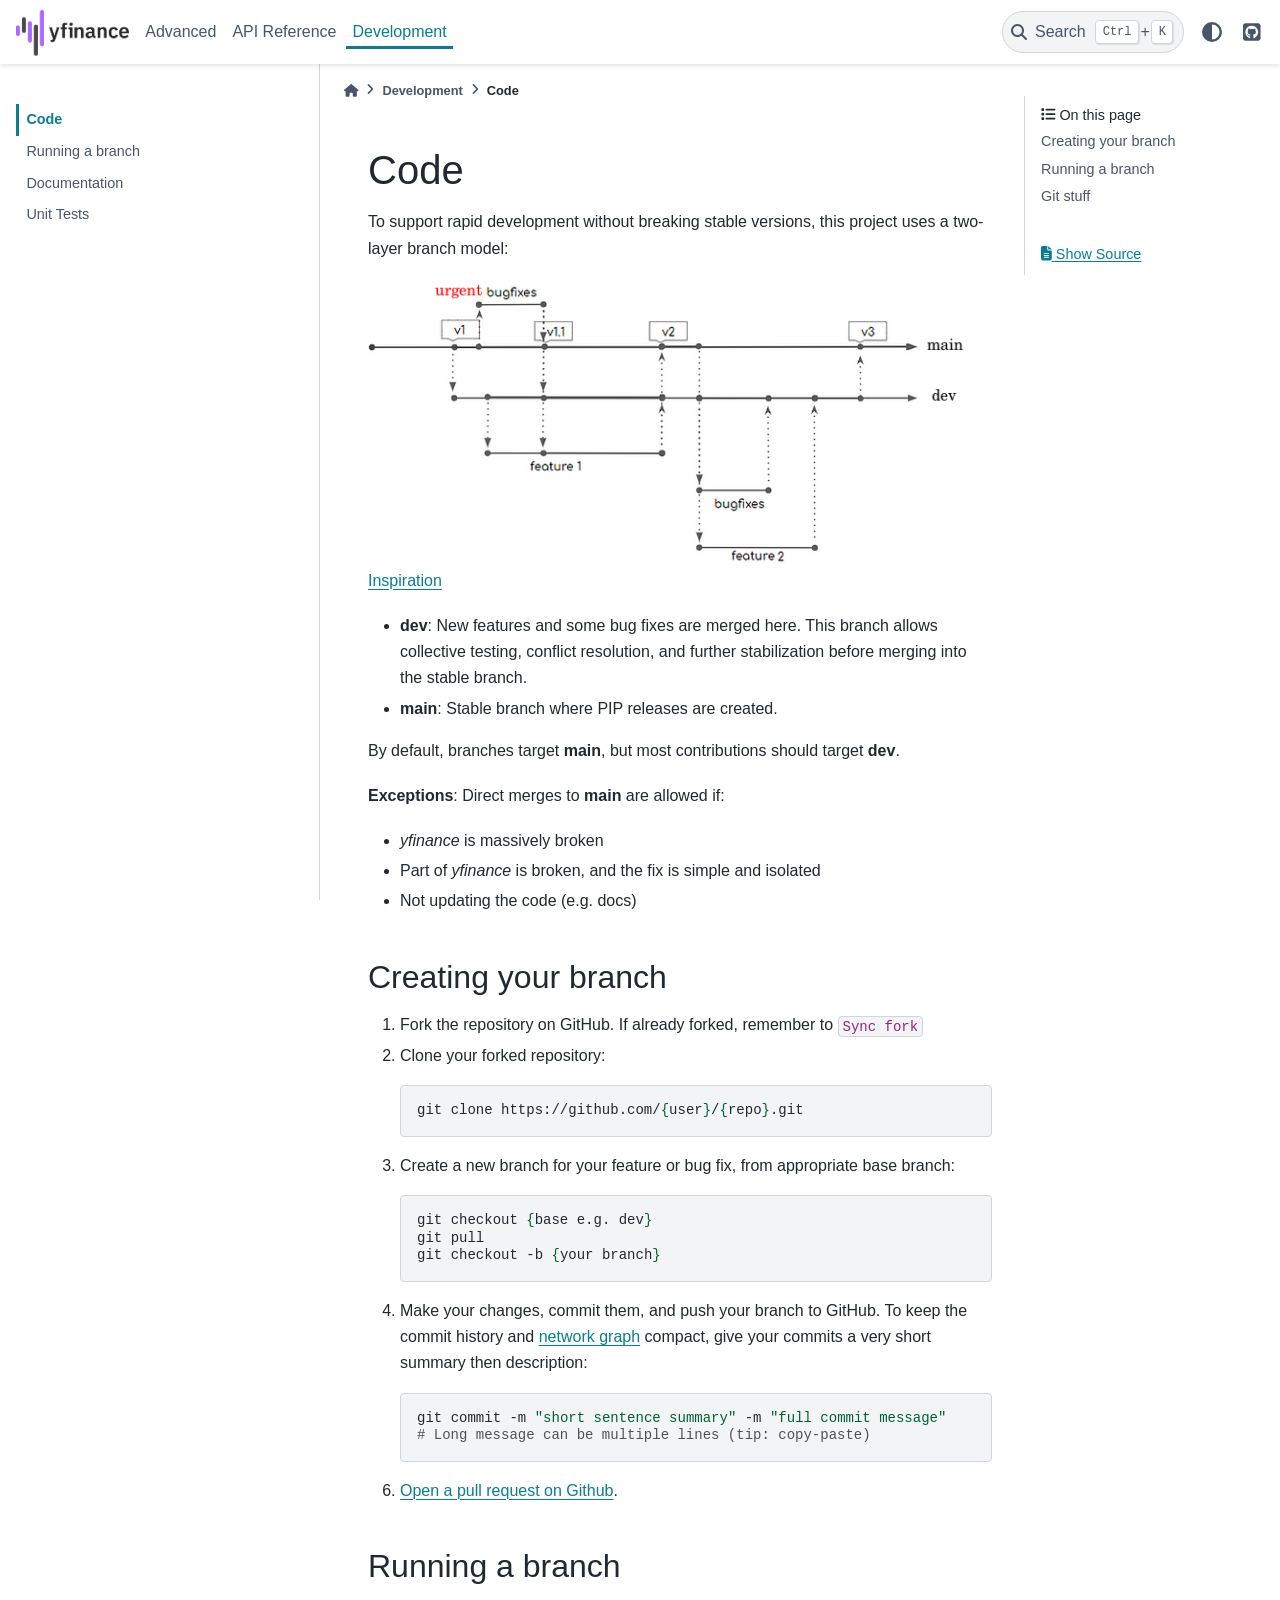
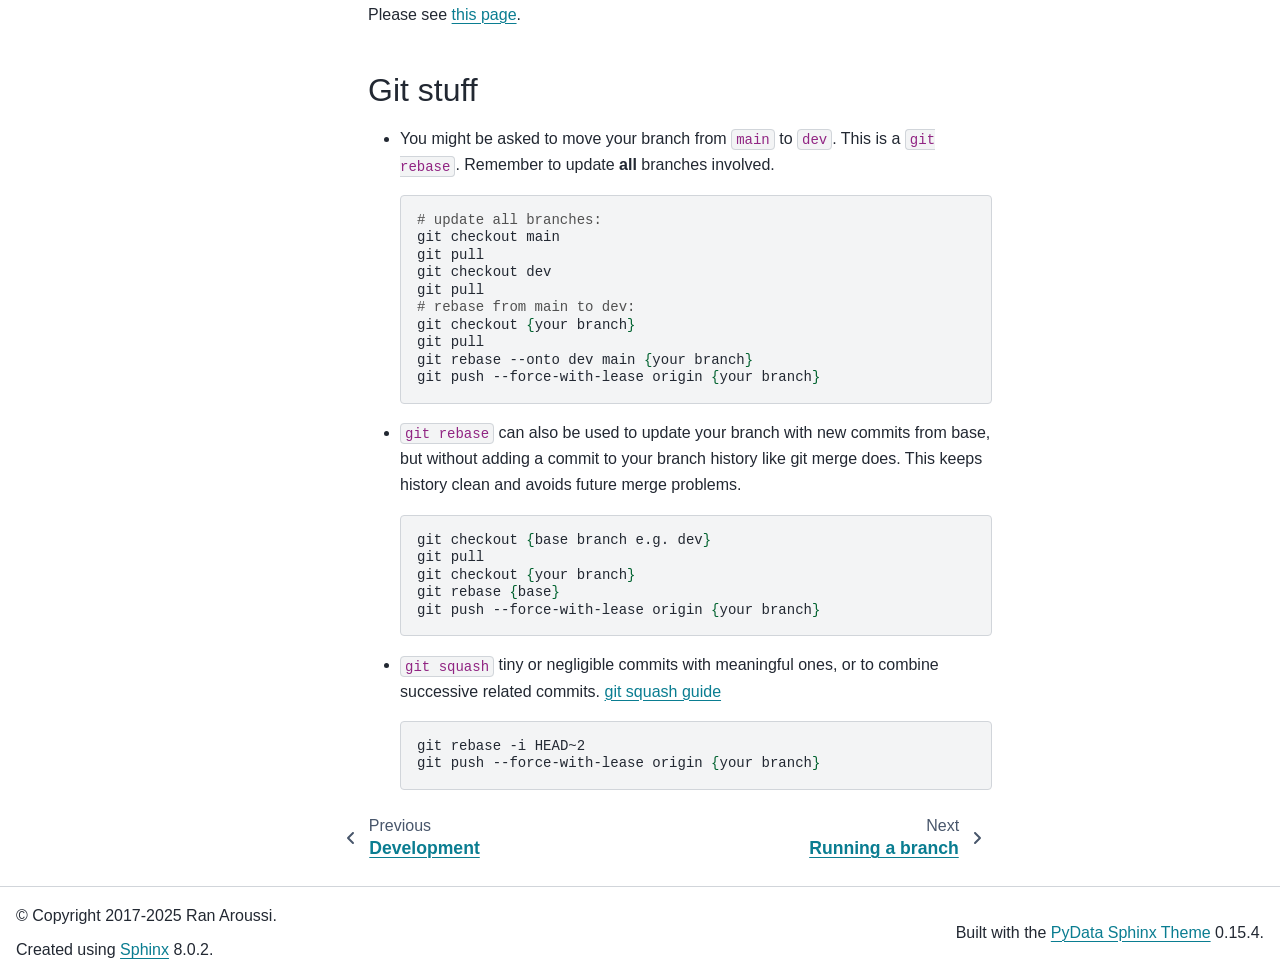
<file: docs/development/code.html>
<!DOCTYPE html>


<html lang="en" data-content_root="../" >

  <head>
    <meta charset="utf-8" />
    <meta name="viewport" content="width=device-width, initial-scale=1.0" /><meta name="viewport" content="width=device-width, initial-scale=1" />

    <title>Code &#8212; yfinance</title>
  
  
  
  <script data-cfasync="false">
    document.documentElement.dataset.mode = localStorage.getItem("mode") || "";
    document.documentElement.dataset.theme = localStorage.getItem("theme") || "";
  </script>
  
  <!-- Loaded before other Sphinx assets -->
  <link href="../_static/styles/theme.css?digest=dfe6caa3a7d634c4db9b" rel="stylesheet" />
<link href="../_static/styles/bootstrap.css?digest=dfe6caa3a7d634c4db9b" rel="stylesheet" />
<link href="../_static/styles/pydata-sphinx-theme.css?digest=dfe6caa3a7d634c4db9b" rel="stylesheet" />

  
  <link href="../_static/vendor/fontawesome/6.5.2/css/all.min.css?digest=dfe6caa3a7d634c4db9b" rel="stylesheet" />
  <link rel="preload" as="font" type="font/woff2" crossorigin href="../_static/vendor/fontawesome/6.5.2/webfonts/fa-solid-900.woff2" />
<link rel="preload" as="font" type="font/woff2" crossorigin href="../_static/vendor/fontawesome/6.5.2/webfonts/fa-brands-400.woff2" />
<link rel="preload" as="font" type="font/woff2" crossorigin href="../_static/vendor/fontawesome/6.5.2/webfonts/fa-regular-400.woff2" />

    <link rel="stylesheet" type="text/css" href="../_static/pygments.css?v=8f2a1f02" />
    <link rel="stylesheet" type="text/css" href="../_static/copybutton.css?v=76b2166b" />
    <link rel="stylesheet" type="text/css" href="../_static/yfinance.css?v=6f22274e" />
  
  <!-- Pre-loaded scripts that we'll load fully later -->
  <link rel="preload" as="script" href="../_static/scripts/bootstrap.js?digest=dfe6caa3a7d634c4db9b" />
<link rel="preload" as="script" href="../_static/scripts/pydata-sphinx-theme.js?digest=dfe6caa3a7d634c4db9b" />
  <script src="../_static/vendor/fontawesome/6.5.2/js/all.min.js?digest=dfe6caa3a7d634c4db9b"></script>

    <script src="../_static/documentation_options.js?v=5929fcd5"></script>
    <script src="../_static/doctools.js?v=9a2dae69"></script>
    <script src="../_static/sphinx_highlight.js?v=dc90522c"></script>
    <script src="../_static/clipboard.min.js?v=a7894cd8"></script>
    <script src="../_static/copybutton.js?v=f281be69"></script>
    <script>DOCUMENTATION_OPTIONS.pagename = 'development/code';</script>
    <link rel="index" title="Index" href="../genindex.html" />
    <link rel="search" title="Search" href="../search.html" />
    <link rel="next" title="Running a branch" href="running.html" />
    <link rel="prev" title="Development" href="index.html" />
  <meta name="viewport" content="width=device-width, initial-scale=1"/>
  <meta name="docsearch:language" content="en"/>
  </head>
  
  
  <body data-bs-spy="scroll" data-bs-target=".bd-toc-nav" data-offset="180" data-bs-root-margin="0px 0px -60%" data-default-mode="">

  
  
  <div id="pst-skip-link" class="skip-link d-print-none"><a href="#main-content">Skip to main content</a></div>
  
  <div id="pst-scroll-pixel-helper"></div>
  
  <button type="button" class="btn rounded-pill" id="pst-back-to-top">
    <i class="fa-solid fa-arrow-up"></i>Back to top</button>

  
  <input type="checkbox"
          class="sidebar-toggle"
          id="pst-primary-sidebar-checkbox"/>
  <label class="overlay overlay-primary" for="pst-primary-sidebar-checkbox"></label>
  
  <input type="checkbox"
          class="sidebar-toggle"
          id="pst-secondary-sidebar-checkbox"/>
  <label class="overlay overlay-secondary" for="pst-secondary-sidebar-checkbox"></label>
  
  <div class="search-button__wrapper">
    <div class="search-button__overlay"></div>
    <div class="search-button__search-container">
<form class="bd-search d-flex align-items-center"
      action="../search.html"
      method="get">
  <i class="fa-solid fa-magnifying-glass"></i>
  <input type="search"
         class="form-control"
         name="q"
         id="search-input"
         placeholder="Search the docs ..."
         aria-label="Search the docs ..."
         autocomplete="off"
         autocorrect="off"
         autocapitalize="off"
         spellcheck="false"/>
  <span class="search-button__kbd-shortcut"><kbd class="kbd-shortcut__modifier">Ctrl</kbd>+<kbd>K</kbd></span>
</form></div>
  </div>

  <div class="pst-async-banner-revealer d-none">
  <aside id="bd-header-version-warning" class="d-none d-print-none" aria-label="Version warning"></aside>
</div>

  
    <header class="bd-header navbar navbar-expand-lg bd-navbar d-print-none">
<div class="bd-header__inner bd-page-width">
  <button class="pst-navbar-icon sidebar-toggle primary-toggle" aria-label="Site navigation">
    <span class="fa-solid fa-bars"></span>
  </button>
  
  
  <div class=" navbar-header-items__start">
    
      <div class="navbar-item">

  
    
  

<a class="navbar-brand logo" href="../index.html">
  
  
  
  
  
    
    
      
    
    
    <img src="../_static/logo-light.webp" class="logo__image only-light" alt="yfinance - Home"/>
    <script>document.write(`<img src="../_static/logo-dark.webp" class="logo__image only-dark" alt="yfinance - Home"/>`);</script>
  
  
</a></div>
    
  </div>
  
  <div class=" navbar-header-items">
    
    <div class="me-auto navbar-header-items__center">
      
        <div class="navbar-item">
<nav>
  <ul class="bd-navbar-elements navbar-nav">
    
<li class="nav-item ">
  <a class="nav-link nav-internal" href="../advanced/index.html">
    Advanced
  </a>
</li>


<li class="nav-item ">
  <a class="nav-link nav-internal" href="../reference/index.html">
    API Reference
  </a>
</li>


<li class="nav-item current active">
  <a class="nav-link nav-internal" href="index.html">
    Development
  </a>
</li>

  </ul>
</nav></div>
      
    </div>
    
    
    <div class="navbar-header-items__end">
      
        <div class="navbar-item navbar-persistent--container">
          

 <script>
 document.write(`
   <button class="btn search-button-field search-button__button" title="Search" aria-label="Search" data-bs-placement="bottom" data-bs-toggle="tooltip">
    <i class="fa-solid fa-magnifying-glass"></i>
    <span class="search-button__default-text">Search</span>
    <span class="search-button__kbd-shortcut"><kbd class="kbd-shortcut__modifier">Ctrl</kbd>+<kbd class="kbd-shortcut__modifier">K</kbd></span>
   </button>
 `);
 </script>
        </div>
      
      
        <div class="navbar-item">

<script>
document.write(`
  <button class="btn btn-sm nav-link pst-navbar-icon theme-switch-button" title="light/dark" aria-label="light/dark" data-bs-placement="bottom" data-bs-toggle="tooltip">
    <i class="theme-switch fa-solid fa-sun fa-lg" data-mode="light"></i>
    <i class="theme-switch fa-solid fa-moon fa-lg" data-mode="dark"></i>
    <i class="theme-switch fa-solid fa-circle-half-stroke fa-lg" data-mode="auto"></i>
  </button>
`);
</script></div>
      
        <div class="navbar-item"><ul class="navbar-icon-links"
    aria-label="Icon Links">
        <li class="nav-item">
          
          
          
          
          
          
          
          
          <a href="https://github.com/ranaroussi/yfinance" title="GitHub" class="nav-link pst-navbar-icon" rel="noopener" target="_blank" data-bs-toggle="tooltip" data-bs-placement="bottom"><i class="fa-brands fa-square-github fa-lg" aria-hidden="true"></i>
            <span class="sr-only">GitHub</span></a>
        </li>
</ul></div>
      
    </div>
    
  </div>
  
  
    <div class="navbar-persistent--mobile">

 <script>
 document.write(`
   <button class="btn search-button-field search-button__button" title="Search" aria-label="Search" data-bs-placement="bottom" data-bs-toggle="tooltip">
    <i class="fa-solid fa-magnifying-glass"></i>
    <span class="search-button__default-text">Search</span>
    <span class="search-button__kbd-shortcut"><kbd class="kbd-shortcut__modifier">Ctrl</kbd>+<kbd class="kbd-shortcut__modifier">K</kbd></span>
   </button>
 `);
 </script>
    </div>
  

  
    <button class="pst-navbar-icon sidebar-toggle secondary-toggle" aria-label="On this page">
      <span class="fa-solid fa-outdent"></span>
    </button>
  
</div>

    </header>
  

  <div class="bd-container">
    <div class="bd-container__inner bd-page-width">
      
      
      
      <div class="bd-sidebar-primary bd-sidebar">
        

  
  <div class="sidebar-header-items sidebar-primary__section">
    
    
      <div class="sidebar-header-items__center">
        
          
          
            <div class="navbar-item">
<nav>
  <ul class="bd-navbar-elements navbar-nav">
    
<li class="nav-item ">
  <a class="nav-link nav-internal" href="../advanced/index.html">
    Advanced
  </a>
</li>


<li class="nav-item ">
  <a class="nav-link nav-internal" href="../reference/index.html">
    API Reference
  </a>
</li>


<li class="nav-item current active">
  <a class="nav-link nav-internal" href="index.html">
    Development
  </a>
</li>

  </ul>
</nav></div>
          
        
      </div>
    
    
    
      <div class="sidebar-header-items__end">
        
          <div class="navbar-item">

<script>
document.write(`
  <button class="btn btn-sm nav-link pst-navbar-icon theme-switch-button" title="light/dark" aria-label="light/dark" data-bs-placement="bottom" data-bs-toggle="tooltip">
    <i class="theme-switch fa-solid fa-sun fa-lg" data-mode="light"></i>
    <i class="theme-switch fa-solid fa-moon fa-lg" data-mode="dark"></i>
    <i class="theme-switch fa-solid fa-circle-half-stroke fa-lg" data-mode="auto"></i>
  </button>
`);
</script></div>
        
          <div class="navbar-item"><ul class="navbar-icon-links"
    aria-label="Icon Links">
        <li class="nav-item">
          
          
          
          
          
          
          
          
          <a href="https://github.com/ranaroussi/yfinance" title="GitHub" class="nav-link pst-navbar-icon" rel="noopener" target="_blank" data-bs-toggle="tooltip" data-bs-placement="bottom"><i class="fa-brands fa-square-github fa-lg" aria-hidden="true"></i>
            <span class="sr-only">GitHub</span></a>
        </li>
</ul></div>
        
      </div>
    
  </div>
  
    <div class="sidebar-primary-items__start sidebar-primary__section">
        <div class="sidebar-primary-item">
<nav class="bd-docs-nav bd-links"
     aria-label="Section Navigation">
  <p class="bd-links__title" role="heading" aria-level="1">Section Navigation</p>
  <div class="bd-toc-item navbar-nav"><ul class="current nav bd-sidenav">
<li class="toctree-l1 current active"><a class="current reference internal" href="#">Code</a></li>
<li class="toctree-l1"><a class="reference internal" href="running.html">Running a branch</a></li>
<li class="toctree-l1"><a class="reference internal" href="documentation.html">Documentation</a></li>
<li class="toctree-l1"><a class="reference internal" href="testing.html">Unit Tests</a></li>
</ul>
</div>
</nav></div>
    </div>
  
  
  <div class="sidebar-primary-items__end sidebar-primary__section">
  </div>
  
  <div id="rtd-footer-container"></div>


      </div>
      
      <main id="main-content" class="bd-main" role="main">
        
        
          <div class="bd-content">
            <div class="bd-article-container">
              
              <div class="bd-header-article d-print-none">
<div class="header-article-items header-article__inner">
  
    <div class="header-article-items__start">
      
        <div class="header-article-item">



<nav aria-label="Breadcrumb" class="d-print-none">
  <ul class="bd-breadcrumbs">
    
    <li class="breadcrumb-item breadcrumb-home">
      <a href="../index.html" class="nav-link" aria-label="Home">
        <i class="fa-solid fa-home"></i>
      </a>
    </li>
    
    <li class="breadcrumb-item"><a href="index.html" class="nav-link">Development</a></li>
    
    <li class="breadcrumb-item active" aria-current="page">Code</li>
  </ul>
</nav>
</div>
      
    </div>
  
  
</div>
</div>
              
              
              
                
<div id="searchbox"></div>
                <article class="bd-article">
                  
  <section id="code">
<h1>Code<a class="headerlink" href="#code" title="Link to this heading">#</a></h1>
<p>To support rapid development without breaking stable versions, this project uses a two-layer branch model:</p>
<img alt="Branching Model" src="../_images/branches.png" />
<p><a class="reference external" href="https://miro.medium.com/max/700/1*2YagIpX6LuauC3ASpwHekg.png">Inspiration</a></p>
<ul class="simple">
<li><p><strong>dev</strong>: New features and some bug fixes are merged here. This branch allows collective testing, conflict resolution, and further stabilization before merging into the stable branch.</p></li>
<li><p><strong>main</strong>: Stable branch where PIP releases are created.</p></li>
</ul>
<p>By default, branches target <strong>main</strong>, but most contributions should target <strong>dev</strong>.</p>
<p><strong>Exceptions</strong>:
Direct merges to <strong>main</strong> are allowed if:</p>
<ul class="simple">
<li><p><cite>yfinance</cite> is massively broken</p></li>
<li><p>Part of <cite>yfinance</cite> is broken, and the fix is simple and isolated</p></li>
<li><p>Not updating the code (e.g. docs)</p></li>
</ul>
<section id="creating-your-branch">
<h2>Creating your branch<a class="headerlink" href="#creating-your-branch" title="Link to this heading">#</a></h2>
<ol class="arabic">
<li><p>Fork the repository on GitHub. If already forked, remember to <code class="docutils literal notranslate"><span class="pre">Sync</span> <span class="pre">fork</span></code></p></li>
<li><p>Clone your forked repository:</p>
<div class="highlight-bash notranslate"><div class="highlight"><pre><span></span>git<span class="w"> </span>clone<span class="w"> </span>https://github.com/<span class="o">{</span>user<span class="o">}</span>/<span class="o">{</span>repo<span class="o">}</span>.git
</pre></div>
</div>
</li>
<li><p>Create a new branch for your feature or bug fix, from appropriate base branch:</p>
<div class="highlight-bash notranslate"><div class="highlight"><pre><span></span>git<span class="w"> </span>checkout<span class="w"> </span><span class="o">{</span>base<span class="w"> </span>e.g.<span class="w"> </span>dev<span class="o">}</span>
git<span class="w"> </span>pull
git<span class="w"> </span>checkout<span class="w"> </span>-b<span class="w"> </span><span class="o">{</span>your<span class="w"> </span>branch<span class="o">}</span>
</pre></div>
</div>
</li>
<li><p>Make your changes, commit them, and push your branch to GitHub. To keep the commit history and <a class="reference external" href="https://github.com/ranaroussi/yfinance/network">network graph</a> compact, give your commits a very short summary then description:</p>
<div class="highlight-bash notranslate"><div class="highlight"><pre><span></span>git<span class="w"> </span>commit<span class="w"> </span>-m<span class="w"> </span><span class="s2">&quot;short sentence summary&quot;</span><span class="w"> </span>-m<span class="w"> </span><span class="s2">&quot;full commit message&quot;</span>
<span class="c1"># Long message can be multiple lines (tip: copy-paste)</span>
</pre></div>
</div>
</li>
</ol>
<ol class="arabic simple" start="6">
<li><p><a class="reference external" href="https://github.com/ranaroussi/yfinance/pulls">Open a pull request on Github</a>.</p></li>
</ol>
</section>
<section id="running-a-branch">
<h2>Running a branch<a class="headerlink" href="#running-a-branch" title="Link to this heading">#</a></h2>
<p>Please see <a class="reference external" href="/development/running">this page</a>.</p>
</section>
<section id="git-stuff">
<h2>Git stuff<a class="headerlink" href="#git-stuff" title="Link to this heading">#</a></h2>
<ul>
<li><p>You might be asked to move your branch from <code class="docutils literal notranslate"><span class="pre">main</span></code> to <code class="docutils literal notranslate"><span class="pre">dev</span></code>. This is a <code class="docutils literal notranslate"><span class="pre">git</span> <span class="pre">rebase</span></code>. Remember to update <strong>all</strong> branches involved.</p>
<div class="highlight-bash notranslate"><div class="highlight"><pre><span></span><span class="c1"># update all branches:</span>
git<span class="w"> </span>checkout<span class="w"> </span>main
git<span class="w"> </span>pull
git<span class="w"> </span>checkout<span class="w"> </span>dev
git<span class="w"> </span>pull
<span class="c1"># rebase from main to dev:</span>
git<span class="w"> </span>checkout<span class="w"> </span><span class="o">{</span>your<span class="w"> </span>branch<span class="o">}</span>
git<span class="w"> </span>pull
git<span class="w"> </span>rebase<span class="w"> </span>--onto<span class="w"> </span>dev<span class="w"> </span>main<span class="w"> </span><span class="o">{</span>your<span class="w"> </span>branch<span class="o">}</span>
git<span class="w"> </span>push<span class="w"> </span>--force-with-lease<span class="w"> </span>origin<span class="w"> </span><span class="o">{</span>your<span class="w"> </span>branch<span class="o">}</span>
</pre></div>
</div>
</li>
<li><p><code class="docutils literal notranslate"><span class="pre">git</span> <span class="pre">rebase</span></code> can also be used to update your branch with new commits from base, but without adding a commit to your branch history like git merge does. This keeps history clean and avoids future merge problems.</p>
<div class="highlight-bash notranslate"><div class="highlight"><pre><span></span>git<span class="w"> </span>checkout<span class="w"> </span><span class="o">{</span>base<span class="w"> </span>branch<span class="w"> </span>e.g.<span class="w"> </span>dev<span class="o">}</span>
git<span class="w"> </span>pull
git<span class="w"> </span>checkout<span class="w"> </span><span class="o">{</span>your<span class="w"> </span>branch<span class="o">}</span>
git<span class="w"> </span>rebase<span class="w"> </span><span class="o">{</span>base<span class="o">}</span>
git<span class="w"> </span>push<span class="w"> </span>--force-with-lease<span class="w"> </span>origin<span class="w"> </span><span class="o">{</span>your<span class="w"> </span>branch<span class="o">}</span>
</pre></div>
</div>
</li>
<li><p><code class="docutils literal notranslate"><span class="pre">git</span> <span class="pre">squash</span></code> tiny or negligible commits with meaningful ones, or to combine successive related commits. <a class="reference external" href="https://docs.gitlab.com/ee/topics/git/git_rebase.html#interactive-rebase">git squash guide</a></p>
<div class="highlight-bash notranslate"><div class="highlight"><pre><span></span>git<span class="w"> </span>rebase<span class="w"> </span>-i<span class="w"> </span>HEAD~2
git<span class="w"> </span>push<span class="w"> </span>--force-with-lease<span class="w"> </span>origin<span class="w"> </span><span class="o">{</span>your<span class="w"> </span>branch<span class="o">}</span>
</pre></div>
</div>
</li>
</ul>
</section>
</section>


                </article>
              
              
              
              
              
                <footer class="prev-next-footer d-print-none">
                  
<div class="prev-next-area">
    <a class="left-prev"
       href="index.html"
       title="previous page">
      <i class="fa-solid fa-angle-left"></i>
      <div class="prev-next-info">
        <p class="prev-next-subtitle">previous</p>
        <p class="prev-next-title">Development</p>
      </div>
    </a>
    <a class="right-next"
       href="running.html"
       title="next page">
      <div class="prev-next-info">
        <p class="prev-next-subtitle">next</p>
        <p class="prev-next-title">Running a branch</p>
      </div>
      <i class="fa-solid fa-angle-right"></i>
    </a>
</div>
                </footer>
              
            </div>
            
            
              
                <div class="bd-sidebar-secondary bd-toc"><div class="sidebar-secondary-items sidebar-secondary__inner">


  <div class="sidebar-secondary-item">
<div
    id="pst-page-navigation-heading-2"
    class="page-toc tocsection onthispage">
    <i class="fa-solid fa-list"></i> On this page
  </div>
  <nav class="bd-toc-nav page-toc" aria-labelledby="pst-page-navigation-heading-2">
    <ul class="visible nav section-nav flex-column">
<li class="toc-h2 nav-item toc-entry"><a class="reference internal nav-link" href="#creating-your-branch">Creating your branch</a></li>
<li class="toc-h2 nav-item toc-entry"><a class="reference internal nav-link" href="#running-a-branch">Running a branch</a></li>
<li class="toc-h2 nav-item toc-entry"><a class="reference internal nav-link" href="#git-stuff">Git stuff</a></li>
</ul>
  </nav></div>

  <div class="sidebar-secondary-item">

  <div class="tocsection sourcelink">
    <a href="../_sources/development/code.rst.txt">
      <i class="fa-solid fa-file-lines"></i> Show Source
    </a>
  </div>
</div>

</div></div>
              
            
          </div>
          <footer class="bd-footer-content">
            
          </footer>
        
      </main>
    </div>
  </div>
  
  <!-- Scripts loaded after <body> so the DOM is not blocked -->
  <script src="../_static/scripts/bootstrap.js?digest=dfe6caa3a7d634c4db9b"></script>
<script src="../_static/scripts/pydata-sphinx-theme.js?digest=dfe6caa3a7d634c4db9b"></script>

  <footer class="bd-footer">
<div class="bd-footer__inner bd-page-width">
  
    <div class="footer-items__start">
      
        <div class="footer-item">

  <p class="copyright">
    
      © Copyright 2017-2025 Ran Aroussi.
      <br/>
    
  </p>
</div>
      
        <div class="footer-item">

  <p class="sphinx-version">
    Created using <a href="https://www.sphinx-doc.org/">Sphinx</a> 8.0.2.
    <br/>
  </p>
</div>
      
    </div>
  
  
  
    <div class="footer-items__end">
      
        <div class="footer-item">
<p class="theme-version">
  Built with the <a href="https://pydata-sphinx-theme.readthedocs.io/en/stable/index.html">PyData Sphinx Theme</a> 0.15.4.
</p></div>
      
    </div>
  
</div>

  </footer>
  </body>
</html>
</file>
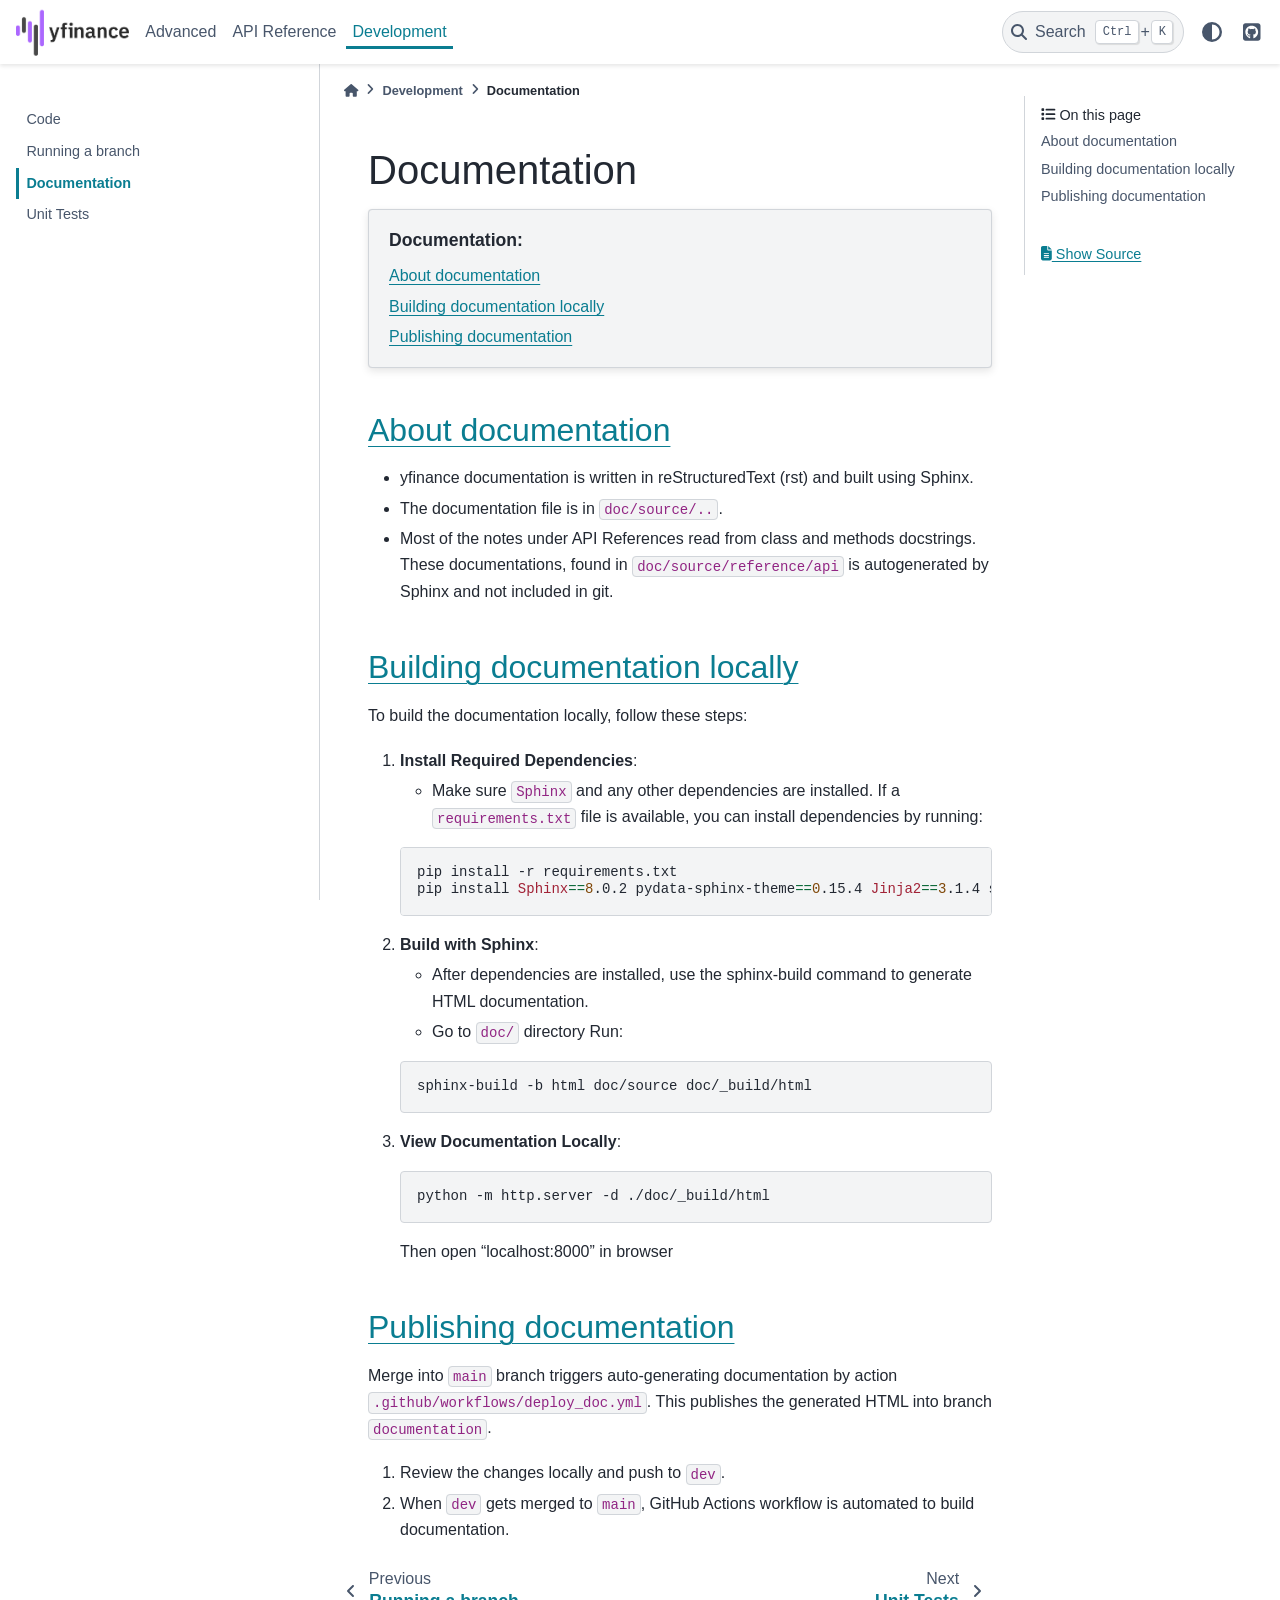
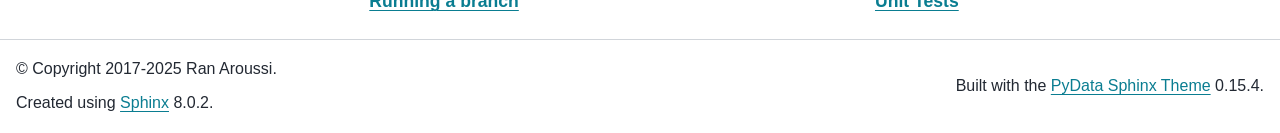
<file: docs/development/documentation.html>
<!DOCTYPE html>


<html lang="en" data-content_root="../" >

  <head>
    <meta charset="utf-8" />
    <meta name="viewport" content="width=device-width, initial-scale=1.0" /><meta name="viewport" content="width=device-width, initial-scale=1" />

    <title>Documentation &#8212; yfinance</title>
  
  
  
  <script data-cfasync="false">
    document.documentElement.dataset.mode = localStorage.getItem("mode") || "";
    document.documentElement.dataset.theme = localStorage.getItem("theme") || "";
  </script>
  
  <!-- Loaded before other Sphinx assets -->
  <link href="../_static/styles/theme.css?digest=dfe6caa3a7d634c4db9b" rel="stylesheet" />
<link href="../_static/styles/bootstrap.css?digest=dfe6caa3a7d634c4db9b" rel="stylesheet" />
<link href="../_static/styles/pydata-sphinx-theme.css?digest=dfe6caa3a7d634c4db9b" rel="stylesheet" />

  
  <link href="../_static/vendor/fontawesome/6.5.2/css/all.min.css?digest=dfe6caa3a7d634c4db9b" rel="stylesheet" />
  <link rel="preload" as="font" type="font/woff2" crossorigin href="../_static/vendor/fontawesome/6.5.2/webfonts/fa-solid-900.woff2" />
<link rel="preload" as="font" type="font/woff2" crossorigin href="../_static/vendor/fontawesome/6.5.2/webfonts/fa-brands-400.woff2" />
<link rel="preload" as="font" type="font/woff2" crossorigin href="../_static/vendor/fontawesome/6.5.2/webfonts/fa-regular-400.woff2" />

    <link rel="stylesheet" type="text/css" href="../_static/pygments.css?v=8f2a1f02" />
    <link rel="stylesheet" type="text/css" href="../_static/copybutton.css?v=76b2166b" />
    <link rel="stylesheet" type="text/css" href="../_static/yfinance.css?v=6f22274e" />
  
  <!-- Pre-loaded scripts that we'll load fully later -->
  <link rel="preload" as="script" href="../_static/scripts/bootstrap.js?digest=dfe6caa3a7d634c4db9b" />
<link rel="preload" as="script" href="../_static/scripts/pydata-sphinx-theme.js?digest=dfe6caa3a7d634c4db9b" />
  <script src="../_static/vendor/fontawesome/6.5.2/js/all.min.js?digest=dfe6caa3a7d634c4db9b"></script>

    <script src="../_static/documentation_options.js?v=5929fcd5"></script>
    <script src="../_static/doctools.js?v=9a2dae69"></script>
    <script src="../_static/sphinx_highlight.js?v=dc90522c"></script>
    <script src="../_static/clipboard.min.js?v=a7894cd8"></script>
    <script src="../_static/copybutton.js?v=f281be69"></script>
    <script>DOCUMENTATION_OPTIONS.pagename = 'development/documentation';</script>
    <link rel="index" title="Index" href="../genindex.html" />
    <link rel="search" title="Search" href="../search.html" />
    <link rel="next" title="Unit Tests" href="testing.html" />
    <link rel="prev" title="Running a branch" href="running.html" />
  <meta name="viewport" content="width=device-width, initial-scale=1"/>
  <meta name="docsearch:language" content="en"/>
  </head>
  
  
  <body data-bs-spy="scroll" data-bs-target=".bd-toc-nav" data-offset="180" data-bs-root-margin="0px 0px -60%" data-default-mode="">

  
  
  <div id="pst-skip-link" class="skip-link d-print-none"><a href="#main-content">Skip to main content</a></div>
  
  <div id="pst-scroll-pixel-helper"></div>
  
  <button type="button" class="btn rounded-pill" id="pst-back-to-top">
    <i class="fa-solid fa-arrow-up"></i>Back to top</button>

  
  <input type="checkbox"
          class="sidebar-toggle"
          id="pst-primary-sidebar-checkbox"/>
  <label class="overlay overlay-primary" for="pst-primary-sidebar-checkbox"></label>
  
  <input type="checkbox"
          class="sidebar-toggle"
          id="pst-secondary-sidebar-checkbox"/>
  <label class="overlay overlay-secondary" for="pst-secondary-sidebar-checkbox"></label>
  
  <div class="search-button__wrapper">
    <div class="search-button__overlay"></div>
    <div class="search-button__search-container">
<form class="bd-search d-flex align-items-center"
      action="../search.html"
      method="get">
  <i class="fa-solid fa-magnifying-glass"></i>
  <input type="search"
         class="form-control"
         name="q"
         id="search-input"
         placeholder="Search the docs ..."
         aria-label="Search the docs ..."
         autocomplete="off"
         autocorrect="off"
         autocapitalize="off"
         spellcheck="false"/>
  <span class="search-button__kbd-shortcut"><kbd class="kbd-shortcut__modifier">Ctrl</kbd>+<kbd>K</kbd></span>
</form></div>
  </div>

  <div class="pst-async-banner-revealer d-none">
  <aside id="bd-header-version-warning" class="d-none d-print-none" aria-label="Version warning"></aside>
</div>

  
    <header class="bd-header navbar navbar-expand-lg bd-navbar d-print-none">
<div class="bd-header__inner bd-page-width">
  <button class="pst-navbar-icon sidebar-toggle primary-toggle" aria-label="Site navigation">
    <span class="fa-solid fa-bars"></span>
  </button>
  
  
  <div class=" navbar-header-items__start">
    
      <div class="navbar-item">

  
    
  

<a class="navbar-brand logo" href="../index.html">
  
  
  
  
  
    
    
      
    
    
    <img src="../_static/logo-light.webp" class="logo__image only-light" alt="yfinance - Home"/>
    <script>document.write(`<img src="../_static/logo-dark.webp" class="logo__image only-dark" alt="yfinance - Home"/>`);</script>
  
  
</a></div>
    
  </div>
  
  <div class=" navbar-header-items">
    
    <div class="me-auto navbar-header-items__center">
      
        <div class="navbar-item">
<nav>
  <ul class="bd-navbar-elements navbar-nav">
    
<li class="nav-item ">
  <a class="nav-link nav-internal" href="../advanced/index.html">
    Advanced
  </a>
</li>


<li class="nav-item ">
  <a class="nav-link nav-internal" href="../reference/index.html">
    API Reference
  </a>
</li>


<li class="nav-item current active">
  <a class="nav-link nav-internal" href="index.html">
    Development
  </a>
</li>

  </ul>
</nav></div>
      
    </div>
    
    
    <div class="navbar-header-items__end">
      
        <div class="navbar-item navbar-persistent--container">
          

 <script>
 document.write(`
   <button class="btn search-button-field search-button__button" title="Search" aria-label="Search" data-bs-placement="bottom" data-bs-toggle="tooltip">
    <i class="fa-solid fa-magnifying-glass"></i>
    <span class="search-button__default-text">Search</span>
    <span class="search-button__kbd-shortcut"><kbd class="kbd-shortcut__modifier">Ctrl</kbd>+<kbd class="kbd-shortcut__modifier">K</kbd></span>
   </button>
 `);
 </script>
        </div>
      
      
        <div class="navbar-item">

<script>
document.write(`
  <button class="btn btn-sm nav-link pst-navbar-icon theme-switch-button" title="light/dark" aria-label="light/dark" data-bs-placement="bottom" data-bs-toggle="tooltip">
    <i class="theme-switch fa-solid fa-sun fa-lg" data-mode="light"></i>
    <i class="theme-switch fa-solid fa-moon fa-lg" data-mode="dark"></i>
    <i class="theme-switch fa-solid fa-circle-half-stroke fa-lg" data-mode="auto"></i>
  </button>
`);
</script></div>
      
        <div class="navbar-item"><ul class="navbar-icon-links"
    aria-label="Icon Links">
        <li class="nav-item">
          
          
          
          
          
          
          
          
          <a href="https://github.com/ranaroussi/yfinance" title="GitHub" class="nav-link pst-navbar-icon" rel="noopener" target="_blank" data-bs-toggle="tooltip" data-bs-placement="bottom"><i class="fa-brands fa-square-github fa-lg" aria-hidden="true"></i>
            <span class="sr-only">GitHub</span></a>
        </li>
</ul></div>
      
    </div>
    
  </div>
  
  
    <div class="navbar-persistent--mobile">

 <script>
 document.write(`
   <button class="btn search-button-field search-button__button" title="Search" aria-label="Search" data-bs-placement="bottom" data-bs-toggle="tooltip">
    <i class="fa-solid fa-magnifying-glass"></i>
    <span class="search-button__default-text">Search</span>
    <span class="search-button__kbd-shortcut"><kbd class="kbd-shortcut__modifier">Ctrl</kbd>+<kbd class="kbd-shortcut__modifier">K</kbd></span>
   </button>
 `);
 </script>
    </div>
  

  
    <button class="pst-navbar-icon sidebar-toggle secondary-toggle" aria-label="On this page">
      <span class="fa-solid fa-outdent"></span>
    </button>
  
</div>

    </header>
  

  <div class="bd-container">
    <div class="bd-container__inner bd-page-width">
      
      
      
      <div class="bd-sidebar-primary bd-sidebar">
        

  
  <div class="sidebar-header-items sidebar-primary__section">
    
    
      <div class="sidebar-header-items__center">
        
          
          
            <div class="navbar-item">
<nav>
  <ul class="bd-navbar-elements navbar-nav">
    
<li class="nav-item ">
  <a class="nav-link nav-internal" href="../advanced/index.html">
    Advanced
  </a>
</li>


<li class="nav-item ">
  <a class="nav-link nav-internal" href="../reference/index.html">
    API Reference
  </a>
</li>


<li class="nav-item current active">
  <a class="nav-link nav-internal" href="index.html">
    Development
  </a>
</li>

  </ul>
</nav></div>
          
        
      </div>
    
    
    
      <div class="sidebar-header-items__end">
        
          <div class="navbar-item">

<script>
document.write(`
  <button class="btn btn-sm nav-link pst-navbar-icon theme-switch-button" title="light/dark" aria-label="light/dark" data-bs-placement="bottom" data-bs-toggle="tooltip">
    <i class="theme-switch fa-solid fa-sun fa-lg" data-mode="light"></i>
    <i class="theme-switch fa-solid fa-moon fa-lg" data-mode="dark"></i>
    <i class="theme-switch fa-solid fa-circle-half-stroke fa-lg" data-mode="auto"></i>
  </button>
`);
</script></div>
        
          <div class="navbar-item"><ul class="navbar-icon-links"
    aria-label="Icon Links">
        <li class="nav-item">
          
          
          
          
          
          
          
          
          <a href="https://github.com/ranaroussi/yfinance" title="GitHub" class="nav-link pst-navbar-icon" rel="noopener" target="_blank" data-bs-toggle="tooltip" data-bs-placement="bottom"><i class="fa-brands fa-square-github fa-lg" aria-hidden="true"></i>
            <span class="sr-only">GitHub</span></a>
        </li>
</ul></div>
        
      </div>
    
  </div>
  
    <div class="sidebar-primary-items__start sidebar-primary__section">
        <div class="sidebar-primary-item">
<nav class="bd-docs-nav bd-links"
     aria-label="Section Navigation">
  <p class="bd-links__title" role="heading" aria-level="1">Section Navigation</p>
  <div class="bd-toc-item navbar-nav"><ul class="current nav bd-sidenav">
<li class="toctree-l1"><a class="reference internal" href="code.html">Code</a></li>
<li class="toctree-l1"><a class="reference internal" href="running.html">Running a branch</a></li>
<li class="toctree-l1 current active"><a class="current reference internal" href="#">Documentation</a></li>
<li class="toctree-l1"><a class="reference internal" href="testing.html">Unit Tests</a></li>
</ul>
</div>
</nav></div>
    </div>
  
  
  <div class="sidebar-primary-items__end sidebar-primary__section">
  </div>
  
  <div id="rtd-footer-container"></div>


      </div>
      
      <main id="main-content" class="bd-main" role="main">
        
        
          <div class="bd-content">
            <div class="bd-article-container">
              
              <div class="bd-header-article d-print-none">
<div class="header-article-items header-article__inner">
  
    <div class="header-article-items__start">
      
        <div class="header-article-item">



<nav aria-label="Breadcrumb" class="d-print-none">
  <ul class="bd-breadcrumbs">
    
    <li class="breadcrumb-item breadcrumb-home">
      <a href="../index.html" class="nav-link" aria-label="Home">
        <i class="fa-solid fa-home"></i>
      </a>
    </li>
    
    <li class="breadcrumb-item"><a href="index.html" class="nav-link">Development</a></li>
    
    <li class="breadcrumb-item active" aria-current="page">Documentation</li>
  </ul>
</nav>
</div>
      
    </div>
  
  
</div>
</div>
              
              
              
                
<div id="searchbox"></div>
                <article class="bd-article">
                  
  <section id="documentation">
<h1>Documentation<a class="headerlink" href="#documentation" title="Link to this heading">#</a></h1>
<nav class="contents local" id="id1">
<p class="topic-title">Documentation:</p>
<ul class="simple">
<li><p><a class="reference internal" href="#about-documentation" id="id2">About documentation</a></p></li>
<li><p><a class="reference internal" href="#building-documentation-locally" id="id3">Building documentation locally</a></p></li>
<li><p><a class="reference internal" href="#publishing-documentation" id="id4">Publishing documentation</a></p></li>
</ul>
</nav>
<section id="about-documentation">
<h2><a class="toc-backref" href="#id2" role="doc-backlink">About documentation</a><a class="headerlink" href="#about-documentation" title="Link to this heading">#</a></h2>
<ul class="simple">
<li><p>yfinance documentation is written in reStructuredText (rst) and built using Sphinx.</p></li>
<li><p>The documentation file is in <code class="docutils literal notranslate"><span class="pre">doc/source/..</span></code>.</p></li>
<li><p>Most of the notes under API References read from class and methods docstrings. These documentations, found in <code class="docutils literal notranslate"><span class="pre">doc/source/reference/api</span></code> is autogenerated by Sphinx and not included in git.</p></li>
</ul>
</section>
<section id="building-documentation-locally">
<h2><a class="toc-backref" href="#id3" role="doc-backlink">Building documentation locally</a><a class="headerlink" href="#building-documentation-locally" title="Link to this heading">#</a></h2>
<p>To build the documentation locally, follow these steps:</p>
<ol class="arabic">
<li><p><strong>Install Required Dependencies</strong>:</p>
<ul class="simple">
<li><p>Make sure <code class="docutils literal notranslate"><span class="pre">Sphinx</span></code> and any other dependencies are installed. If a <code class="docutils literal notranslate"><span class="pre">requirements.txt</span></code> file is available, you can install dependencies by running:</p></li>
</ul>
<div class="highlight-bash notranslate"><div class="highlight"><pre><span></span>pip<span class="w"> </span>install<span class="w"> </span>-r<span class="w"> </span>requirements.txt
pip<span class="w"> </span>install<span class="w"> </span><span class="nv">Sphinx</span><span class="o">==</span><span class="m">8</span>.0.2<span class="w"> </span>pydata-sphinx-theme<span class="o">==</span><span class="m">0</span>.15.4<span class="w"> </span><span class="nv">Jinja2</span><span class="o">==</span><span class="m">3</span>.1.4<span class="w"> </span>sphinx-copybutton<span class="o">==</span><span class="m">0</span>.5.2
</pre></div>
</div>
</li>
<li><p><strong>Build with Sphinx</strong>:</p>
<ul class="simple">
<li><p>After dependencies are installed, use the sphinx-build command to generate HTML documentation.</p></li>
<li><p>Go to <code class="docutils literal notranslate"><span class="pre">doc/</span></code> directory Run:</p></li>
</ul>
<div class="highlight-bash notranslate"><div class="highlight"><pre><span></span>sphinx-build<span class="w"> </span>-b<span class="w"> </span>html<span class="w"> </span>doc/source<span class="w"> </span>doc/_build/html
</pre></div>
</div>
</li>
<li><p><strong>View Documentation Locally</strong>:</p>
<div class="highlight-bash notranslate"><div class="highlight"><pre><span></span>python<span class="w"> </span>-m<span class="w"> </span>http.server<span class="w"> </span>-d<span class="w"> </span>./doc/_build/html
</pre></div>
</div>
<p>Then open “localhost:8000” in browser</p>
</li>
</ol>
</section>
<section id="publishing-documentation">
<h2><a class="toc-backref" href="#id4" role="doc-backlink">Publishing documentation</a><a class="headerlink" href="#publishing-documentation" title="Link to this heading">#</a></h2>
<p>Merge into <code class="docutils literal notranslate"><span class="pre">main</span></code> branch triggers auto-generating documentation by action <code class="docutils literal notranslate"><span class="pre">.github/workflows/deploy_doc.yml</span></code>.
This publishes the generated HTML into branch <code class="docutils literal notranslate"><span class="pre">documentation</span></code>.</p>
<ol class="arabic simple">
<li><p>Review the changes locally and push to <code class="docutils literal notranslate"><span class="pre">dev</span></code>.</p></li>
<li><p>When <code class="docutils literal notranslate"><span class="pre">dev</span></code> gets merged to <code class="docutils literal notranslate"><span class="pre">main</span></code>, GitHub Actions workflow is automated to build documentation.</p></li>
</ol>
</section>
</section>


                </article>
              
              
              
              
              
                <footer class="prev-next-footer d-print-none">
                  
<div class="prev-next-area">
    <a class="left-prev"
       href="running.html"
       title="previous page">
      <i class="fa-solid fa-angle-left"></i>
      <div class="prev-next-info">
        <p class="prev-next-subtitle">previous</p>
        <p class="prev-next-title">Running a branch</p>
      </div>
    </a>
    <a class="right-next"
       href="testing.html"
       title="next page">
      <div class="prev-next-info">
        <p class="prev-next-subtitle">next</p>
        <p class="prev-next-title">Unit Tests</p>
      </div>
      <i class="fa-solid fa-angle-right"></i>
    </a>
</div>
                </footer>
              
            </div>
            
            
              
                <div class="bd-sidebar-secondary bd-toc"><div class="sidebar-secondary-items sidebar-secondary__inner">


  <div class="sidebar-secondary-item">
<div
    id="pst-page-navigation-heading-2"
    class="page-toc tocsection onthispage">
    <i class="fa-solid fa-list"></i> On this page
  </div>
  <nav class="bd-toc-nav page-toc" aria-labelledby="pst-page-navigation-heading-2">
    <ul class="visible nav section-nav flex-column">
<li class="toc-h2 nav-item toc-entry"><a class="reference internal nav-link" href="#about-documentation">About documentation</a></li>
<li class="toc-h2 nav-item toc-entry"><a class="reference internal nav-link" href="#building-documentation-locally">Building documentation locally</a></li>
<li class="toc-h2 nav-item toc-entry"><a class="reference internal nav-link" href="#publishing-documentation">Publishing documentation</a></li>
</ul>
  </nav></div>

  <div class="sidebar-secondary-item">

  <div class="tocsection sourcelink">
    <a href="../_sources/development/documentation.rst.txt">
      <i class="fa-solid fa-file-lines"></i> Show Source
    </a>
  </div>
</div>

</div></div>
              
            
          </div>
          <footer class="bd-footer-content">
            
          </footer>
        
      </main>
    </div>
  </div>
  
  <!-- Scripts loaded after <body> so the DOM is not blocked -->
  <script src="../_static/scripts/bootstrap.js?digest=dfe6caa3a7d634c4db9b"></script>
<script src="../_static/scripts/pydata-sphinx-theme.js?digest=dfe6caa3a7d634c4db9b"></script>

  <footer class="bd-footer">
<div class="bd-footer__inner bd-page-width">
  
    <div class="footer-items__start">
      
        <div class="footer-item">

  <p class="copyright">
    
      © Copyright 2017-2025 Ran Aroussi.
      <br/>
    
  </p>
</div>
      
        <div class="footer-item">

  <p class="sphinx-version">
    Created using <a href="https://www.sphinx-doc.org/">Sphinx</a> 8.0.2.
    <br/>
  </p>
</div>
      
    </div>
  
  
  
    <div class="footer-items__end">
      
        <div class="footer-item">
<p class="theme-version">
  Built with the <a href="https://pydata-sphinx-theme.readthedocs.io/en/stable/index.html">PyData Sphinx Theme</a> 0.15.4.
</p></div>
      
    </div>
  
</div>

  </footer>
  </body>
</html>
</file>
<file: docs/_static/styles/theme.css>
/* Provided by Sphinx's 'basic' theme, and included in the final set of assets */
@import "../basic.css";
</file>
<file: docs/_static/styles/pydata-sphinx-theme.css>
html{--pst-header-height:4rem;--pst-header-article-height:calc(var(--pst-header-height)*2/3);--pst-sidebar-secondary:17rem;--pst-font-size-base:1rem;--pst-font-size-h1:2.5rem;--pst-font-size-h2:2rem;--pst-font-size-h3:1.75rem;--pst-font-size-h4:1.5rem;--pst-font-size-h5:1.25rem;--pst-font-size-h6:1.1rem;--pst-font-size-milli:0.9rem;--pst-sidebar-font-size:0.9rem;--pst-sidebar-font-size-mobile:1.1rem;--pst-sidebar-header-font-size:1.2rem;--pst-sidebar-header-font-weight:600;--pst-admonition-font-weight-heading:600;--pst-font-weight-caption:300;--pst-font-weight-heading:400;--pst-font-family-base-system:-apple-system,"BlinkMacSystemFont","Segoe UI","Helvetica Neue","Arial",sans-serif,"Apple Color Emoji","Segoe UI Emoji","Segoe UI Symbol";--pst-font-family-monospace-system:"SFMono-Regular","Menlo","Consolas","Monaco","Liberation Mono","Lucida Console",monospace;--pst-font-family-base:var(--pst-font-family-base-system);--pst-font-family-heading:var(--pst-font-family-base-system);--pst-font-family-monospace:var(--pst-font-family-monospace-system);--pst-font-size-icon:1.5rem;--pst-icon-check-circle:"";--pst-icon-info-circle:"";--pst-icon-exclamation-triangle:"";--pst-icon-exclamation-circle:"";--pst-icon-times-circle:"";--pst-icon-lightbulb:"";--pst-icon-download:"";--pst-icon-angle-left:"";--pst-icon-angle-right:"";--pst-icon-external-link:"";--pst-icon-search-minus:"";--pst-icon-github:"";--pst-icon-gitlab:"";--pst-icon-share:"";--pst-icon-bell:"";--pst-icon-pencil:"";--pst-breadcrumb-divider:"";--pst-icon-admonition-default:var(--pst-icon-bell);--pst-icon-admonition-note:var(--pst-icon-info-circle);--pst-icon-admonition-attention:var(--pst-icon-exclamation-circle);--pst-icon-admonition-caution:var(--pst-icon-exclamation-triangle);--pst-icon-admonition-warning:var(--pst-icon-exclamation-triangle);--pst-icon-admonition-danger:var(--pst-icon-exclamation-triangle);--pst-icon-admonition-error:var(--pst-icon-times-circle);--pst-icon-admonition-hint:var(--pst-icon-lightbulb);--pst-icon-admonition-tip:var(--pst-icon-lightbulb);--pst-icon-admonition-important:var(--pst-icon-exclamation-circle);--pst-icon-admonition-seealso:var(--pst-icon-share);--pst-icon-admonition-todo:var(--pst-icon-pencil);--pst-icon-versionmodified-default:var(--pst-icon-exclamation-circle);--pst-icon-versionmodified-added:var(--pst-icon-exclamation-circle);--pst-icon-versionmodified-changed:var(--pst-icon-exclamation-circle);--pst-icon-versionmodified-deprecated:var(--pst-icon-exclamation-circle);font-size:var(--pst-font-size-base);scroll-padding-top:calc(var(--pst-header-height) + 1rem)}body{background-color:var(--pst-color-background);color:var(--pst-color-text-base);display:flex;flex-direction:column;font-family:var(--pst-font-family-base);font-weight:400;line-height:1.65;min-height:100vh}body::-webkit-scrollbar-track{background-color:var(--pst-color-background)}p{font-size:1em;margin-bottom:1.15rem}p.rubric{border-bottom:1px solid var(--pst-color-border)}p.centered{text-align:center}a{word-wrap:break-word;color:var(--pst-color-link);text-decoration:underline;text-decoration-thickness:max(1px,.0625rem);text-underline-offset:.1578em}a:hover{color:var(--pst-color-link-hover);text-decoration-skip-ink:none;text-decoration-thickness:max(3px,.1875rem,.12em)}a:active,a:visited{color:var(--pst-color-link)}a:visited:hover{color:var(--pst-color-link-hover)}a.headerlink{color:var(--pst-color-secondary);font-size:.8em;margin-left:.2em;opacity:.7;padding:0 4px;text-decoration:none;transition:all .2s ease-out;user-select:none}a.headerlink:hover{opacity:1}a.github:before,a.gitlab:before{color:var(--pst-color-text-muted);font:var(--fa-font-brands);margin-right:.25rem}a.github:before{content:var(--pst-icon-github)}a.gitlab:before{content:var(--pst-icon-gitlab)}h1,h2,h3,h4,h5,h6{font-family:var(--pst-font-family-heading);font-weight:var(--pst-font-weight-heading);line-height:1.15;margin:2.75rem 0 1.05rem}h1{font-size:var(--pst-font-size-h1);margin-top:0}h1,h2{color:var(--pst-heading-color)}h2{font-size:var(--pst-font-size-h2)}h3{font-size:var(--pst-font-size-h3)}h3,h4{color:var(--pst-heading-color)}h4{font-size:var(--pst-font-size-h4)}h5{font-size:var(--pst-font-size-h5)}h5,h6{color:var(--pst-color-text-base)}h6{font-size:var(--pst-font-size-h6)}.text_small,small{font-size:var(--pst-font-size-milli)}hr{border:0;border-top:1px solid var(--pst-color-border)}code,kbd,pre,samp{font-family:var(--pst-font-family-monospace)}kbd{background-color:var(--pst-color-on-background);color:var(--pst-color-text-muted)}kbd:not(.compound){border:1px solid var(--pst-color-border);box-shadow:1px 1px 1px var(--pst-color-shadow);margin:0 .1rem;padding:.1rem .4rem}code{color:var(--pst-color-inline-code)}pre{background-color:var(--pst-color-surface);border:1px solid var(--pst-color-border);border-radius:.25rem;color:var(--pst-color-text-base);line-height:1.2em;margin:1.5em 0;padding:1rem}pre .linenos{opacity:.8;padding-right:10px}#pst-back-to-top{background-color:var(--pst-color-secondary);border:none;color:var(--pst-color-secondary-text);display:none;left:50vw;position:fixed;top:90vh;transform:translate(-50%);z-index:1080}#pst-back-to-top .fa-arrow-up{margin-inline-end:.5em}#pst-back-to-top:hover{background-color:var(--pst-violet-600);color:var(--pst-color-link-hover);color:var(--pst-color-secondary-text);text-decoration:underline;text-decoration-skip-ink:none;text-decoration-thickness:max(1px,.0625rem);text-decoration-thickness:max(3px,.1875rem,.12em);text-decoration-thickness:1px;text-underline-offset:.1578em}#pst-back-to-top:focus-visible{box-shadow:none;outline:var(--pst-color-accent) solid .1875rem;outline-color:var(--pst-color-secondary);outline-offset:.1875rem}:focus-visible{box-shadow:none;outline:var(--pst-color-accent) solid .1875rem}.skip-link{background-color:var(--pst-color-warning);border-bottom:1px solid var(--pst-color-border);left:0;padding:.5rem;position:fixed;right:0;text-align:center;top:0;transform:translateY(-100%);transition:transform .15s ease-in-out;z-index:1055}.skip-link:focus-within{transform:translateY(0)}.skip-link a{color:var(--pst-color-warning-text)!important}.skip-link a:focus-visible{outline-color:#14181e}.bd-container{display:flex;flex-grow:1;justify-content:center}.bd-container .bd-container__inner{display:flex}.bd-page-width{width:100%}@media(min-width:960px){.bd-page-width{max-width:88rem}}.pst-async-banner-revealer{height:0;overflow:hidden;transition:height .3s ease-in-out}@media(prefers-reduced-motion){.pst-async-banner-revealer{transition:none}}#bd-header-version-warning,.bd-header-announcement{align-items:center;display:flex;justify-content:center;min-height:3rem;padding:.5rem 12.5%;position:relative;text-align:center;width:100%}@media(max-width:959.98px){#bd-header-version-warning,.bd-header-announcement{padding:.5rem 2%}}#bd-header-version-warning p,.bd-header-announcement p{font-weight:700;margin:0}#bd-header-version-warning a,.bd-header-announcement a{color:var(--pst-color-inline-code-links)}#bd-header-version-warning .pst-button-link-to-stable-version,.bd-header-announcement .pst-button-link-to-stable-version{background-color:var(--pst-color-danger);border-color:var(--pst-color-danger);border-radius:.25rem;box-shadow:0 .2rem .5rem var(--pst-color-shadow),0 0 .0625rem var(--pst-color-shadow)!important;color:var(--pst-color-danger-text)}#bd-header-version-warning .pst-button-link-to-stable-version:hover,.bd-header-announcement .pst-button-link-to-stable-version:hover{background-color:var(--pst-color-danger-highlight);border-color:var(--pst-color-danger-highlight);color:var(--pst-color-danger-text)}#bd-header-version-warning .pst-button-link-to-stable-version:focus-visible,.bd-header-announcement .pst-button-link-to-stable-version:focus-visible{outline:.1875rem solid var(--pst-color-danger);outline-offset:.1875rem}.bd-header-announcement{background-color:var(--pst-color-secondary-bg)}#bd-header-version-warning{background-color:var(--pst-color-danger-bg)}.bd-main{display:flex;flex-direction:column;flex-grow:1;min-width:0}.bd-main .bd-content{display:flex;height:100%;justify-content:center}.bd-main .bd-content .bd-article-container{display:flex;flex-direction:column;justify-content:start;max-width:60em;overflow-x:auto;padding:1rem;width:100%}@media(min-width:1200px){.bd-main .bd-content .bd-article-container .bd-article{padding-left:2rem;padding-top:1.5rem}}.bd-footer{border-top:1px solid var(--pst-color-border);width:100%}.bd-footer .bd-footer__inner{display:flex;flex-grow:1;margin:auto;padding:1rem}.bd-footer .footer-items__center,.bd-footer .footer-items__end,.bd-footer .footer-items__start{display:flex;flex-direction:column;flex-grow:1;gap:.5rem;justify-content:center}.bd-footer .footer-items__center{text-align:center}.bd-footer .footer-items__end{text-align:end}.bd-footer .footer-item p{margin-bottom:0}.bd-footer-article{margin-top:auto}.bd-footer-article .footer-article-items{display:flex;flex-direction:column}.bd-footer-content .footer-content-items{display:flex;flex-direction:column;margin-top:auto}.bd-header{background-color:var(--pst-color-on-background)!important;box-shadow:0 .125rem .25rem 0 var(--pst-color-shadow);justify-content:center;max-width:100vw;padding:0;position:sticky;top:0;width:100%;z-index:1030}.bd-header .bd-header__inner{align-items:center;display:flex;height:fit-content;padding-left:1rem;padding-right:1rem}.bd-header :focus-visible{border-radius:.125rem}.bd-header .navbar-item{align-items:center;display:flex;height:var(--pst-header-height);max-height:var(--pst-header-height)}.bd-header .navbar-header-items{display:none;flex-shrink:1}@media(min-width:960px){.bd-header .navbar-header-items{display:inherit;flex-grow:1;padding:0 0 0 .5rem}}.bd-header .navbar-header-items__center,.bd-header .navbar-header-items__end,.bd-header .navbar-header-items__start{align-items:center;display:flex;flex-flow:wrap;row-gap:0}.bd-header .navbar-header-items__center,.bd-header .navbar-header-items__end{column-gap:1rem}.bd-header .navbar-header-items__start{flex-shrink:0;gap:.5rem;margin-right:auto}.bd-header .navbar-header-items__end{justify-content:end}.bd-header ul.navbar-nav{display:flex}@media(min-width:960px){.bd-header ul.navbar-nav{align-items:baseline}}.bd-header ul.navbar-nav>li.nav-item{margin-inline:2px}.bd-header ul.navbar-nav>li.nav-item>.nav-link{color:var(--pst-color-text-muted);padding-inline:6px;position:relative}.bd-header ul.navbar-nav>li.nav-item>.nav-link:before{background-color:transparent;content:"";display:block;inset:0;bottom:calc(max(3px, .1875rem, .12em)*-1);margin:max(3px,.1875rem,.12em) 0;position:absolute}.bd-header ul.navbar-nav>li.nav-item>.nav-link:hover{color:var(--pst-color-secondary);text-decoration:none}.bd-header ul.navbar-nav>li.nav-item>.nav-link:hover:before{border-bottom:max(3px,.1875rem,.12em) solid var(--pst-color-secondary)}.bd-header ul.navbar-nav>li.nav-item>.nav-link:focus-visible{box-shadow:none;outline:3px solid var(--pst-color-accent);outline-offset:3px}.bd-header ul.navbar-nav>li.nav-item.current>.nav-link{color:var(--pst-color-primary)}.bd-header ul.navbar-nav>li.nav-item.current>.nav-link:before{border-bottom:3px solid var(--pst-color-primary)}.bd-header ul.navbar-nav>li.nav-item.dropdown{margin-inline:4px}.bd-header ul.navbar-nav>li.nav-item.dropdown button{padding-inline:8px}.bd-header ul.navbar-nav>li.nav-item.dropdown>.dropdown-toggle{border-radius:.125rem;color:var(--pst-color-text-muted)}.bd-header ul.navbar-nav>li.nav-item.dropdown>.dropdown-toggle:focus-visible{box-shadow:0 0 0 .1875rem var(--pst-color-accent)}.bd-header ul.navbar-nav>li.nav-item.dropdown>.dropdown-toggle:hover{box-shadow:0 0 0 .1875rem var(--pst-color-link-hover);color:var(--pst-color-text-base);text-decoration:none}.bd-header ul.navbar-nav li a.nav-link.dropdown-item{color:var(--pst-color-text-muted);text-decoration:none}.bd-header ul.navbar-nav li a.nav-link.dropdown-item:hover{color:var(--pst-color-link-hover);text-decoration:underline;text-decoration-skip-ink:none;text-decoration-thickness:max(1px,.0625rem);text-decoration-thickness:max(3px,.1875rem,.12em);text-underline-offset:.1578em}.bd-header ul.navbar-nav .dropdown button{border:none;display:unset}.bd-header ul.navbar-nav .dropdown button:hover{color:var(--pst-color-link-hover);text-decoration:underline;text-decoration-skip-ink:none;text-decoration-thickness:max(1px,.0625rem);text-decoration-thickness:max(3px,.1875rem,.12em);text-underline-offset:.1578em}.bd-header ul.navbar-nav .dropdown .dropdown-menu{background-color:var(--pst-color-on-background);border:1px solid var(--pst-color-border);box-shadow:0 0 .3rem .1rem var(--pst-color-shadow);margin:.5rem 0;min-width:20rem;padding:.5rem 0;z-index:1070}.bd-header ul.navbar-nav .dropdown .dropdown-menu .dropdown-item{padding:.25rem 1.5rem}.bd-header ul.navbar-nav .dropdown .dropdown-menu .dropdown-item:focus:not(:hover,:active){background-color:inherit}.bd-header ul.navbar-nav .dropdown .dropdown-menu .dropdown-item:focus-visible{z-index:10}.bd-header ul.navbar-nav .dropdown .dropdown-menu:not(.show){display:none}.bd-header button.sidebar-toggle{background-color:inherit;color:var(--pst-color-muted);font-size:var(--pst-font-size-icon);margin-bottom:0;padding:.5rem}.bd-header button.primary-toggle{margin-right:1rem}@media(min-width:960px){.bd-header button.primary-toggle{display:none}}.bd-header button.secondary-toggle{margin-left:1rem}@media(min-width:1200px){.bd-header button.secondary-toggle{display:none}}@media(min-width:960px){.navbar-center-items .navbar-item{display:inline-block}}.nav-link{transition:none}.nav-link:hover{color:var(--pst-color-link-hover);text-decoration:underline;text-decoration-skip-ink:none;text-decoration-thickness:max(1px,.0625rem);text-decoration-thickness:max(3px,.1875rem,.12em);text-underline-offset:.1578em}.nav-link.nav-external:after{content:var(--pst-icon-external-link);font:var(--fa-font-solid);font-size:.75em;margin-left:.3em}.bd-navbar-elements li.nav-item i{font-size:.7rem;padding-left:2px;vertical-align:middle}.navbar-persistent--mobile{margin-left:auto}@media(min-width:960px){.navbar-persistent--mobile{display:none}}.navbar-persistent--container{display:none}@media(min-width:960px){.navbar-persistent--container{display:flex}}.header-article__inner{display:flex;padding:0 .5rem}.header-article__inner .header-article-item{height:var(--pst-header-article-height);min-height:var(--pst-header-article-height)}.header-article__inner .header-article-items__end,.header-article__inner .header-article-items__start{align-items:start;display:flex;gap:.5rem}.header-article__inner .header-article-items__end{margin-left:auto}.bd-sidebar-primary{background-color:var(--pst-color-background);border-right:1px solid var(--pst-color-border);display:flex;flex:0 0 auto;flex-direction:column;font-size:var(--pst-sidebar-font-size-mobile);gap:1rem;max-height:calc(100vh - var(--pst-header-height));overflow-y:auto;padding:2rem 1rem 1rem;position:sticky;top:var(--pst-header-height);width:25%}@media(min-width:960px){.bd-sidebar-primary{font-size:var(--pst-sidebar-font-size)}}.bd-sidebar-primary :focus-visible{border-radius:.125rem}.bd-sidebar-primary .nav-link{font-size:var(--pst-sidebar-font-size-mobile)}.bd-sidebar-primary.no-sidebar{border-right:0}@media(min-width:960px){.bd-sidebar-primary.hide-on-wide{display:none}}.bd-sidebar-primary h1,.bd-sidebar-primary h2,.bd-sidebar-primary h3,.bd-sidebar-primary h4{color:var(--pst-color-text-base)}.bd-sidebar-primary .sidebar-primary-items__end .sidebar-primary-item,.bd-sidebar-primary .sidebar-primary-items__start .sidebar-primary-item{padding:.5rem 0}.bd-sidebar-primary .sidebar-header-items{display:flex;flex-direction:column}.bd-sidebar-primary .sidebar-header-items .sidebar-header-items__title{color:var(--pst-color-text-base);font-size:var(--pst-sidebar-header-font-size);font-weight:var(--pst-sidebar-header-font-weight);margin-bottom:.5rem}.bd-sidebar-primary .sidebar-header-items .nav-item.dropdown button{display:none}.bd-sidebar-primary .sidebar-header-items .nav-item.dropdown .dropdown-menu{background-color:inherit;border:none;display:flex;flex-direction:column;font-size:inherit;margin:0;padding:0}.bd-sidebar-primary .sidebar-header-items .nav-item.dropdown .dropdown-menu .dropdown-item:focus,.bd-sidebar-primary .sidebar-header-items .nav-item.dropdown .dropdown-menu .dropdown-item:hover{background-color:unset}.bd-sidebar-primary .sidebar-header-items .bd-navbar-elements .nav-link:focus-visible{box-shadow:none;outline:var(--pst-color-accent) solid .1875rem;outline-offset:.1875rem}.bd-sidebar-primary .sidebar-header-items .sidebar-header-items__center{display:flex;flex-direction:column}.bd-sidebar-primary .sidebar-header-items .sidebar-header-items__end{align-items:center;display:flex;gap:1rem}@media(min-width:960px){.bd-sidebar-primary .sidebar-header-items{display:none}}.bd-sidebar-primary .sidebar-primary-items__start{border-top:1px solid var(--pst-color-border)}@media(min-width:960px){.bd-sidebar-primary .sidebar-primary-items__start{border-top:none}}.bd-sidebar-primary .sidebar-primary-items__end{margin-bottom:1em;margin-top:auto}.bd-sidebar-primary .list-caption{list-style:none;padding-left:0}.bd-sidebar-primary .list-caption li.toctree-l0.has-children>details>summary{align-items:baseline;display:flex;height:auto;justify-content:space-between;position:relative;width:auto}.bd-sidebar-primary .list-caption li.toctree-l0.has-children>details>summary .toctree-toggle{flex:0 0 auto}.bd-sidebar-primary .list-caption li.toctree-l0.has-children>details>summary .toctree-toggle .fa-chevron-down{font-size:1rem}.bd-sidebar-primary li.has-children{position:relative}.bd-sidebar-primary li.has-children .caption,.bd-sidebar-primary li.has-children>.reference{margin-right:calc(30px + .1875rem);padding-top:.25rem}.bd-sidebar-primary li.has-children>details>summary{list-style:none}.bd-sidebar-primary li.has-children>details>summary::-webkit-details-marker{display:none}.bd-sidebar-primary li.has-children>details>summary:focus-visible{outline:none}.bd-sidebar-primary li.has-children>details>summary:focus-visible>.toctree-toggle{outline:var(--pst-color-accent) solid .1875rem;outline-offset:-.1875rem}.bd-sidebar-primary li.has-children>details>summary .toctree-toggle{align-items:center;cursor:pointer;display:inline-flex;height:30px;justify-content:center;position:absolute;right:0;top:0;width:30px}.bd-sidebar-primary li.has-children>details>summary .toctree-toggle .fa-chevron-down{font-size:.75rem}.bd-sidebar-primary li.has-children>details[open]>summary .fa-chevron-down{transform:rotate(180deg)}nav.bd-links{margin-right:-1rem}@media(min-width:960px){nav.bd-links{display:block}}nav.bd-links ul{display:block;list-style:none}nav.bd-links ul ul{padding:0 0 0 1rem}nav.bd-links li>a{box-shadow:none;color:var(--pst-color-text-muted);display:block;margin-right:.1875rem;padding:.25rem .65rem;text-decoration:none}nav.bd-links li>a:hover{background-color:transparent;text-decoration:underline;text-decoration-skip-ink:none;text-decoration-thickness:max(3px,.1875rem,.12em)}nav.bd-links li>a:active,nav.bd-links li>a:hover{color:var(--pst-color-link-hover)}nav.bd-links li>a:focus-visible{box-shadow:0 0 0 .1875rem var(--pst-color-accent);outline:none;z-index:10}nav.bd-links li>a.reference.external:after{content:var(--pst-icon-external-link);font:var(--fa-font-solid);font-size:.75em;margin-left:.3em}nav.bd-links .current>a{background-color:transparent;box-shadow:inset max(3px,.1875rem,.12em) 0 0 var(--pst-color-primary);color:var(--pst-color-primary);font-weight:600}nav.bd-links .current>a:focus-visible{box-shadow:inset max(3px,.1875rem,.12em) 0 0 var(--pst-color-primary),0 0 0 .1875rem var(--pst-color-accent);outline:none}nav.bd-links p.bd-links__title{font-size:var(--pst-sidebar-header-font-size)}nav.bd-links p.bd-links__title,nav.bd-links p.caption{font-weight:var(--pst-sidebar-header-font-weight);margin-bottom:.5rem}nav.bd-links p.caption{color:var(--pst-color-text-base);font-size:var(--pst-sidebar-font-size-mobile);margin-top:1.25rem;position:relative}nav.bd-links p.caption:first-child{margin-top:0}@media(min-width:960px){nav.bd-links p.caption{font-size:var(--pst-sidebar-font-size)}}.bd-sidebar-secondary{background-color:var(--pst-color-background);display:flex;flex-direction:column;flex-shrink:0;font-size:var(--pst-sidebar-font-size-mobile);max-height:calc(100vh - var(--pst-header-height));order:2;overflow-y:auto;padding:2rem 1rem 1rem;position:sticky;top:var(--pst-header-height);width:var(--pst-sidebar-secondary)}@media(min-width:1200px){.bd-sidebar-secondary{font-size:var(--pst-sidebar-font-size)}}.sidebar-secondary-item{padding:.5rem}@media(min-width:1200px){.sidebar-secondary-item{border-left:1px solid var(--pst-color-border);padding-left:1rem}}.sidebar-secondary-item i{padding-right:.5rem}input.sidebar-toggle{display:none}label.overlay{background-color:#000;height:0;left:0;opacity:.5;position:fixed;top:0;transition:opacity .2s ease-out;width:0;z-index:1050}input#pst-primary-sidebar-checkbox:checked+label.overlay.overlay-primary,input#pst-secondary-sidebar-checkbox:checked+label.overlay.overlay-secondary{height:100vh;width:100vw}input#pst-primary-sidebar-checkbox:checked~.bd-container .bd-sidebar-primary{margin-left:0;visibility:visible}input#pst-secondary-sidebar-checkbox:checked~.bd-container .bd-sidebar-secondary{margin-right:0;visibility:visible}@media(min-width:960px){.sidebar-toggle.primary-toggle{display:none}input#pst-primary-sidebar-checkbox:checked+label.overlay.overlay-primary{height:0;width:0}.bd-sidebar-primary{margin-left:0;visibility:visible}}@media(max-width:959.98px){.bd-sidebar-primary{flex-grow:.75;height:100vh;left:0;margin-left:-75%;max-height:100vh;max-width:350px;position:fixed;top:0;transition:visibility .2s ease-out,margin .2s ease-out;visibility:hidden;width:75%;z-index:1055}}@media(max-width:1199.98px){.bd-sidebar-secondary{flex-grow:.75;height:100vh;margin-right:-75%;max-height:100vh;max-width:350px;position:fixed;right:0;top:0;transition:visibility .2s ease-out,margin .2s ease-out;visibility:hidden;width:75%;z-index:1055}}ul.bd-breadcrumbs{display:flex;flex-wrap:wrap;font-size:.8rem;list-style:none;padding-left:0}ul.bd-breadcrumbs li.breadcrumb-item{align-items:center;display:flex;font-weight:700}ul.bd-breadcrumbs li.breadcrumb-item a{color:var(--pst-color-text-muted);text-decoration:none}ul.bd-breadcrumbs li.breadcrumb-item a:hover{color:var(--pst-color-link-hover);text-decoration:underline;text-decoration-skip-ink:none;text-decoration-thickness:max(1px,.0625rem);text-decoration-thickness:max(3px,.1875rem,.12em);text-underline-offset:.1578em}ul.bd-breadcrumbs li.breadcrumb-item:not(.breadcrumb-home):before{color:var(--pst-color-text-muted);content:var(--pst-breadcrumb-divider);font:var(--fa-font-solid);font-size:.8rem;padding:0 .5rem}html .pst-navbar-icon{align-items:center;border:none;border-radius:0;box-sizing:border-box;color:var(--pst-color-text-muted);display:flex;font-size:1rem;height:2.15rem;justify-content:center;line-height:1.65;min-height:24px;min-width:24px;padding:.25rem 0;position:relative}html .pst-navbar-icon:before{background-color:transparent;content:"";display:block;inset:0;bottom:calc(max(3px, .1875rem, .12em)*-1);margin:max(3px,.1875rem,.12em) 0;position:absolute}html .pst-navbar-icon:hover{color:var(--pst-color-secondary);text-decoration:none}html .pst-navbar-icon:hover:before{border-bottom:max(3px,.1875rem,.12em) solid var(--pst-color-secondary)}html .pst-navbar-icon:focus-visible{box-shadow:none;outline:3px solid var(--pst-color-accent);outline-offset:3px}ul.navbar-icon-links{align-items:center;column-gap:1rem;display:flex;flex-flow:row wrap;justify-content:space-evenly;list-style:none;margin-bottom:0;padding-left:0}ul.navbar-icon-links i.fa-brands,ul.navbar-icon-links i.fa-regular,ul.navbar-icon-links i.fa-solid{font-size:var(--pst-font-size-icon);font-style:normal;vertical-align:middle}ul.navbar-icon-links i.fa-square-twitter:before{color:#55acee}ul.navbar-icon-links i.fa-square-gitlab:before{color:#548}ul.navbar-icon-links i.fa-bitbucket:before{color:#0052cc}ul.navbar-icon-links img.icon-link-image{border-radius:.2rem;height:1.5em}ul.navbar-icon-links .fa-pydata{stroke:var(--pst-color-background);stroke-linejoin:round;stroke-width:.35}.navbar-brand{align-items:center;display:flex;flex-shrink:0;gap:.5rem;height:var(--pst-header-height);margin:0;max-height:var(--pst-header-height);padding:.5rem 0;position:relative;width:auto}.navbar-brand p{color:var(--pst-color-text-base);margin-bottom:0}.navbar-brand img{height:100%;max-width:100%;width:auto}.navbar-brand:hover,.navbar-brand:visited:hover{color:var(--pst-color-link-hover);color:var(--pst-color-text-base);text-decoration:underline;text-decoration-skip-ink:none;text-decoration-thickness:max(1px,.0625rem);text-decoration-thickness:max(3px,.1875rem,.12em);text-underline-offset:.1578em}ul.navbar-nav ul{padding:0 0 0 1rem}ul.navbar-nav li{display:flex;flex-direction:column}ul.navbar-nav li a{align-items:center;color:var(--pst-color-text-muted);display:flex;height:100%;padding-bottom:.25rem;padding-top:.25rem;text-decoration:none}ul.navbar-nav li a:hover{color:var(--pst-color-link-hover);text-decoration:underline;text-decoration-skip-ink:none;text-decoration-thickness:max(1px,.0625rem);text-decoration-thickness:max(3px,.1875rem,.12em);text-underline-offset:.1578em}.page-toc .section-nav{border-bottom:none;padding-left:0}.page-toc .section-nav ul{padding-left:1rem}.page-toc .nav-link{font-size:var(--pst-sidebar-font-size-mobile)}@media(min-width:1200px){.page-toc .nav-link{font-size:var(--pst-sidebar-font-size)}}.page-toc .onthispage{color:var(--pst-color-text-base);font-weight:var(--pst-sidebar-header-font-weight);margin-bottom:.5rem}.prev-next-area{width:100%}.prev-next-area p{color:var(--pst-color-text-muted);line-height:1.3em;margin:0 .3em}.prev-next-area i{font-size:1.2em}.prev-next-area a{align-items:center;border:none;color:var(--pst-color-text-muted);display:flex;max-width:45%;overflow-x:hidden;padding:10px;text-decoration:none}.prev-next-area a p.prev-next-title{word-wrap:break-word;color:var(--pst-color-link);font-size:1.1em;font-weight:var(--pst-admonition-font-weight-heading);text-decoration:underline;text-decoration-thickness:max(1px,.0625rem);text-underline-offset:.1578em}.prev-next-area a p.prev-next-title:hover{color:var(--pst-color-link-hover);text-decoration-skip-ink:none;text-decoration-thickness:max(3px,.1875rem,.12em)}.prev-next-area a p.prev-next-title:active,.prev-next-area a p.prev-next-title:visited{color:var(--pst-color-link)}.prev-next-area a p.prev-next-title:visited:hover{color:var(--pst-color-link-hover)}.prev-next-area a:hover p.prev-next-title,.prev-next-area a:visited:hover p.prev-next-title{color:var(--pst-color-link-hover);text-decoration:underline;text-decoration-skip-ink:none;text-decoration-thickness:max(1px,.0625rem);text-decoration-thickness:max(3px,.1875rem,.12em);text-underline-offset:.1578em}.prev-next-area a .prev-next-info{flex-direction:column;margin:0 .5em}.prev-next-area a .prev-next-info .prev-next-subtitle{text-transform:capitalize}.prev-next-area a.left-prev{float:left}.prev-next-area a.right-next{float:right}.prev-next-area a.right-next div.prev-next-info{text-align:right}.bd-search{border:1px solid var(--pst-color-border);border-radius:.25rem;color:var(--pst-color-text-base);gap:.5rem;padding-left:.5rem;position:relative}.bd-search,.bd-search:active{background-color:var(--pst-color-background)}.bd-search:active{color:var(--pst-color-text-muted)}.bd-search .icon{color:var(--pst-color-border);left:25px;position:absolute}.bd-search .fa-solid.fa-magnifying-glass{color:var(--pst-color-text-muted);left:calc(1.25rem - .35em);position:absolute}.bd-search input::placeholder{color:var(--pst-color-text-muted)}.bd-search input::-webkit-search-cancel-button,.bd-search input::-webkit-search-decoration{appearance:none}.bd-search .search-button__kbd-shortcut{color:var(--pst-color-border);display:flex;position:absolute;right:.5rem}.form-control{background-color:var(--pst-color-background);color:var(--pst-color-text-base)}.form-control:focus,.form-control:focus-visible{background-color:var(--pst-color-background);border:none;color:var(--pst-color-text-muted)}.search-button i{font-size:1.3rem}.search-button__overlay,.search-button__search-container{display:none}.search-button__wrapper.show .search-button__search-container{display:flex;left:50%;margin-top:.5rem;max-width:800px;position:fixed;right:1rem;top:30%;transform:translate(-50%,-50%);width:90%;z-index:1055}.search-button__wrapper.show .search-button__overlay{background-color:#000;display:flex;height:100%;left:0;opacity:.5;position:fixed;top:0;width:100%;z-index:1050}.search-button__wrapper.show form.bd-search{flex-grow:1;padding-bottom:0;padding-top:0}.search-button__wrapper.show input,.search-button__wrapper.show svg{font-size:var(--pst-font-size-icon)}.search-button-field{align-items:center;background-color:var(--pst-color-surface);border:1px solid var(--pst-color-border);border-radius:1.5em;color:var(--pst-color-text-muted);display:inline-flex;padding:.5em}.search-button-field:hover{box-shadow:0 0 0 .1875rem var(--pst-color-link-hover)}.search-button-field:focus-visible{border-radius:1.5em}.search-button-field .search-button__default-text{font-size:var(--bs-nav-link-font-size);font-weight:var(--bs-nav-link-font-weight);margin-left:.5em;margin-right:.5em}.search-button-field .kbd-shortcut__modifier{font-size:.75em}.search-button-field>*{align-items:center}.search-button-field>:not(svg){display:none}@media(min-width:960px){.search-button-field>:not(svg){display:flex}}div#searchbox p.highlight-link{box-shadow:0 .2rem .5rem var(--pst-color-shadow),0 0 .0625rem var(--pst-color-shadow)!important;margin:1rem 0;width:fit-content}@media(min-width:1200px){div#searchbox p.highlight-link{margin-left:2rem}}div#searchbox p.highlight-link a{background-color:var(--pst-color-primary);border-radius:.25rem;color:var(--pst-color-primary-text);font-size:1.25rem;padding:.75rem;text-decoration:none;transition:box-shadow .25s ease-out}div#searchbox p.highlight-link a:hover{box-shadow:inset 0 0 50px 50px rgba(0,0,0,.25)}div#searchbox p.highlight-link a:before{color:unset;content:var(--pst-icon-search-minus);font:var(--fa-font-solid);margin-right:.5rem}.theme-switch-button .theme-switch{display:none}.theme-switch-button .theme-switch:active{color:var(--pst-color-link-hover);text-decoration:none}.theme-switch-button .theme-switch .fa-lg{aspect-ratio:1/1}html[data-mode=auto] .theme-switch-button .theme-switch[data-mode=auto],html[data-mode=dark] .theme-switch-button .theme-switch[data-mode=dark],html[data-mode=light] .theme-switch-button .theme-switch[data-mode=light]{display:inline}button.btn.version-switcher__button{border-color:var(--pst-color-border);color:var(--pst-color-text-base);margin-bottom:1em}@media(min-width:960px){button.btn.version-switcher__button{margin-bottom:unset}}button.btn.version-switcher__button:hover{border-color:transparent;box-shadow:0 0 0 .1875rem var(--pst-color-secondary)}button.btn.version-switcher__button:active{border-color:var(--pst-color-border);color:var(--pst-color-text-base)}button.btn.version-switcher__button:focus-visible{border-color:transparent}.version-switcher__menu{border-color:var(--pst-color-border);border-radius:var(--bs-dropdown-border-radius)}.version-switcher__menu a.list-group-item{background-color:var(--pst-color-on-background);color:var(--pst-color-text-base);padding:.75rem 1.25rem}.version-switcher__menu a.list-group-item:not(:last-child){border-bottom:1px solid var(--pst-color-border)}.version-switcher__menu a.list-group-item:hover{background-color:var(--pst-color-surface);color:var(--pst-color-link-hover);text-decoration:underline;text-decoration-skip-ink:none;text-decoration-thickness:max(1px,.0625rem);text-decoration-thickness:max(3px,.1875rem,.12em);text-underline-offset:.1578em}.version-switcher__menu a.list-group-item.active{box-shadow:inset max(3px,.1875rem,.12em) 0 0 var(--pst-color-primary);color:var(--pst-color-primary);font-weight:600;position:relative;z-index:1}.version-switcher__menu a.list-group-item.active:focus-visible{box-shadow:inset max(3px,.1875rem,.12em) 0 0 var(--pst-color-primary),0 0 0 .1875rem var(--pst-color-accent);outline:none}.version-switcher__menu a.list-group-item.active span:before{content:"";height:100%;left:0;position:absolute;top:0;width:100%;z-index:-1}.version-switcher__menu a.list-group-item:focus-visible{z-index:10}.version-switcher__menu,button.version-switcher__button{box-sizing:border-box;font-size:1.1em;min-height:24px;min-width:24px;z-index:1055}@media(min-width:960px){.version-switcher__menu,button.version-switcher__button{font-size:unset}}nav.page-toc{margin-bottom:1rem}.bd-toc .nav .nav{display:none}.bd-toc .nav .nav.visible,.bd-toc .nav>.active>ul,.toc-entry{display:block}.toc-entry a.nav-link,.toc-entry a>code{color:var(--pst-color-text-muted)}.toc-entry a.nav-link{display:block;margin-left:-1rem;padding:.125rem 0 .125rem 1rem;text-decoration:none}.toc-entry a.nav-link:hover{background-color:transparent;text-decoration:underline;text-decoration-skip-ink:none;text-decoration-thickness:max(3px,.1875rem,.12em)}.toc-entry a.nav-link:active,.toc-entry a.nav-link:hover{color:var(--pst-color-link-hover)}.toc-entry a.nav-link:focus-visible{box-shadow:0 0 0 .1875rem var(--pst-color-accent);outline:none;z-index:10}.toc-entry a.nav-link.active{background-color:transparent;box-shadow:inset max(3px,.1875rem,.12em) 0 0 var(--pst-color-primary);color:var(--pst-color-primary);font-weight:600}.toc-entry a.nav-link.active:focus-visible{box-shadow:inset max(3px,.1875rem,.12em) 0 0 var(--pst-color-primary),0 0 0 .1875rem var(--pst-color-accent);outline:none}.toc-entry a.nav-link.active:hover{color:var(--pst-color-link-hover)}.toc-entry a.nav-link:focus-visible{border-radius:.125rem}div.deprecated,div.versionadded,div.versionchanged{background-color:var(--pst-color-on-background);border-left:.2rem solid;border-color:var(--pst-color-info);border-radius:.25rem;box-shadow:0 .2rem .5rem var(--pst-color-shadow),0 0 .0625rem var(--pst-color-shadow)!important;break-inside:avoid;margin:1.5625em auto;overflow:hidden;padding:0 .6rem;page-break-inside:avoid;position:relative;vertical-align:middle}div.deprecated>p,div.versionadded>p,div.versionchanged>p{margin-bottom:.6rem;margin-top:.6rem}div.versionadded{background-color:var(--pst-color-success-bg);border-color:var(--pst-color-success)}div.versionchanged{background-color:var(--pst-color-warning-bg);border-color:var(--pst-color-warning)}div.deprecated{background-color:var(--pst-color-danger-bg);border-color:var(--pst-color-danger)}span.versionmodified{font-weight:600}span.versionmodified:before{color:var(--pst-color-info);content:var(--pst-icon-versionmodified-default);font:var(--fa-font-solid);margin-right:.6rem}span.versionmodified.added:before{color:var(--pst-color-success);content:var(--pst-icon-versionmodified-added)}span.versionmodified.changed:before{color:var(--pst-color-warning);content:var(--pst-icon-versionmodified-changed)}span.versionmodified.deprecated:before{color:var(--pst-color-danger);content:var(--pst-icon-versionmodified-deprecated)}.sidebar-indices-items{border-top:1px solid var(--pst-color-border);display:flex;flex-direction:column}@media(min-width:960px){.sidebar-indices-items{border-top:none}}.sidebar-indices-items .sidebar-indices-items__title{color:var(--pst-color-text-base);font-size:var(--pst-sidebar-header-font-size);font-weight:var(--pst-sidebar-header-font-weight);margin-bottom:.5rem}.sidebar-indices-items ul.indices-link{list-style:none;margin-right:-1rem;padding:0}.sidebar-indices-items ul.indices-link li>a{color:var(--pst-color-text-muted);display:block;padding:.25rem 0}.sidebar-indices-items ul.indices-link li>a:hover{background-color:transparent;color:var(--pst-color-primary);text-decoration:none}.bd-sidebar-primary div#rtd-footer-container{bottom:-1rem;margin:-1rem;position:sticky}.bd-sidebar-primary div#rtd-footer-container .rst-versions.rst-badge{font-family:var(--pst-font-family-base);font-size:.9em;max-width:unset;position:unset}.bd-sidebar-primary div#rtd-footer-container .rst-versions.rst-badge .rst-current-version{align-items:center;background-color:var(--pst-color-background);border-top:1px solid var(--pst-color-border);color:var(--pst-color-success);display:flex;gap:.2rem;height:2.5rem;transition:background-color .2s ease-out}.bd-sidebar-primary div#rtd-footer-container .rst-versions.rst-badge .fa.fa-book{color:var(--pst-color-text-muted);margin-right:auto}.bd-sidebar-primary div#rtd-footer-container .rst-versions.rst-badge .fa.fa-book:after{color:var(--pst-color-text-base);content:"Read The Docs";font-family:var(--pst-font-family-base);font-weight:var(--pst-admonition-font-weight-heading)}.bd-sidebar-primary div#rtd-footer-container .rst-versions.rst-badge .fa.fa-caret-down{color:var(--pst-color-text-muted)}.bd-sidebar-primary div#rtd-footer-container .rst-versions.rst-badge.shift-up .rst-current-version{border-bottom:1px solid var(--pst-color-border)}.bd-sidebar-primary div#rtd-footer-container .rst-other-versions{background-color:var(--pst-color-surface);color:var(--pst-color-text-base)}.bd-sidebar-primary div#rtd-footer-container .rst-other-versions dl dd a{color:var(--pst-color-text-muted)}.bd-sidebar-primary div#rtd-footer-container .rst-other-versions hr{background-color:var(--pst-color-border)}.bd-sidebar-primary div#rtd-footer-container .rst-other-versions small a{color:var(--pst-color-link)}.bd-sidebar-primary div#rtd-footer-container .rst-other-versions input{background-color:var(--pst-color-surface);border:1px solid var(--pst-color-border);padding-left:.5rem}.admonition,div.admonition{background-color:var(--pst-color-on-background);border-left:.2rem solid;border-color:var(--pst-color-info);border-radius:.25rem;box-shadow:0 .2rem .5rem var(--pst-color-shadow),0 0 .0625rem var(--pst-color-shadow)!important;break-inside:avoid;margin:1.5625em auto;overflow:hidden;padding:0 .6rem .8rem;page-break-inside:avoid}.admonition :last-child,div.admonition :last-child{margin-bottom:0}.admonition p.admonition-title~*,div.admonition p.admonition-title~*{margin-left:1.4rem;margin-right:1.4rem}.admonition>ol,.admonition>ul,div.admonition>ol,div.admonition>ul{margin-left:1em}.admonition>.admonition-title,div.admonition>.admonition-title{background-color:var(--pst-color-info-bg);font-weight:var(--pst-admonition-font-weight-heading);margin:0 -.6rem;padding:.4rem .6rem .4rem 2rem;position:relative;z-index:1}.admonition>.admonition-title:before,div.admonition>.admonition-title:before{content:"";height:100%;left:0;pointer-events:none;position:absolute;top:0;width:100%;z-index:-1}.admonition>.admonition-title:after,div.admonition>.admonition-title:after{color:var(--pst-color-info);content:var(--pst-icon-admonition-default);font:var(--fa-font-solid);height:1rem;left:.5rem;line-height:inherit;opacity:1;position:absolute;width:1rem}.admonition>.admonition-title+*,div.admonition>.admonition-title+*{margin-top:.4em}.admonition.attention,div.admonition.attention{border-color:var(--pst-color-attention)}.admonition.attention>.admonition-title,div.admonition.attention>.admonition-title{background-color:var(--pst-color-attention-bg)}.admonition.attention>.admonition-title:after,div.admonition.attention>.admonition-title:after{color:var(--pst-color-attention);content:var(--pst-icon-admonition-attention)}.admonition.caution,div.admonition.caution{border-color:var(--pst-color-warning)}.admonition.caution>.admonition-title,div.admonition.caution>.admonition-title{background-color:var(--pst-color-warning-bg)}.admonition.caution>.admonition-title:after,div.admonition.caution>.admonition-title:after{color:var(--pst-color-warning);content:var(--pst-icon-admonition-caution)}.admonition.warning,div.admonition.warning{border-color:var(--pst-color-warning)}.admonition.warning>.admonition-title,div.admonition.warning>.admonition-title{background-color:var(--pst-color-warning-bg)}.admonition.warning>.admonition-title:after,div.admonition.warning>.admonition-title:after{color:var(--pst-color-warning);content:var(--pst-icon-admonition-warning)}.admonition.danger,div.admonition.danger{border-color:var(--pst-color-danger)}.admonition.danger>.admonition-title,div.admonition.danger>.admonition-title{background-color:var(--pst-color-danger-bg)}.admonition.danger>.admonition-title:after,div.admonition.danger>.admonition-title:after{color:var(--pst-color-danger);content:var(--pst-icon-admonition-danger)}.admonition.error,div.admonition.error{border-color:var(--pst-color-danger)}.admonition.error>.admonition-title,div.admonition.error>.admonition-title{background-color:var(--pst-color-danger-bg)}.admonition.error>.admonition-title:after,div.admonition.error>.admonition-title:after{color:var(--pst-color-danger);content:var(--pst-icon-admonition-error)}.admonition.hint,div.admonition.hint{border-color:var(--pst-color-success)}.admonition.hint>.admonition-title,div.admonition.hint>.admonition-title{background-color:var(--pst-color-success-bg)}.admonition.hint>.admonition-title:after,div.admonition.hint>.admonition-title:after{color:var(--pst-color-success);content:var(--pst-icon-admonition-hint)}.admonition.tip,div.admonition.tip{border-color:var(--pst-color-success)}.admonition.tip>.admonition-title,div.admonition.tip>.admonition-title{background-color:var(--pst-color-success-bg)}.admonition.tip>.admonition-title:after,div.admonition.tip>.admonition-title:after{color:var(--pst-color-success);content:var(--pst-icon-admonition-tip)}.admonition.important,div.admonition.important{border-color:var(--pst-color-attention)}.admonition.important>.admonition-title,div.admonition.important>.admonition-title{background-color:var(--pst-color-attention-bg)}.admonition.important>.admonition-title:after,div.admonition.important>.admonition-title:after{color:var(--pst-color-attention);content:var(--pst-icon-admonition-important)}.admonition.note,div.admonition.note{border-color:var(--pst-color-info)}.admonition.note>.admonition-title,div.admonition.note>.admonition-title{background-color:var(--pst-color-info-bg)}.admonition.note>.admonition-title:after,div.admonition.note>.admonition-title:after{color:var(--pst-color-info);content:var(--pst-icon-admonition-note)}.admonition.seealso,div.admonition.seealso{border-color:var(--pst-color-success)}.admonition.seealso>.admonition-title,div.admonition.seealso>.admonition-title{background-color:var(--pst-color-success-bg)}.admonition.seealso>.admonition-title:after,div.admonition.seealso>.admonition-title:after{color:var(--pst-color-success);content:var(--pst-icon-admonition-seealso)}.admonition.admonition-todo,div.admonition.admonition-todo{border-color:var(--pst-color-secondary)}.admonition.admonition-todo>.admonition-title,div.admonition.admonition-todo>.admonition-title{background-color:var(--pst-color-secondary-bg)}.admonition.admonition-todo>.admonition-title:after,div.admonition.admonition-todo>.admonition-title:after{color:var(--pst-color-secondary);content:var(--pst-icon-admonition-todo)}.admonition.sidebar,div.admonition.sidebar{border-width:0 0 0 .2rem;clear:both;float:right;margin-left:.5rem;margin-top:0;max-width:40%}.admonition.sidebar.attention,.admonition.sidebar.important,div.admonition.sidebar.attention,div.admonition.sidebar.important{border-color:var(--pst-color-attention)}.admonition.sidebar.caution,.admonition.sidebar.warning,div.admonition.sidebar.caution,div.admonition.sidebar.warning{border-color:var(--pst-color-warning)}.admonition.sidebar.danger,.admonition.sidebar.error,div.admonition.sidebar.danger,div.admonition.sidebar.error{border-color:var(--pst-color-danger)}.admonition.sidebar.hint,.admonition.sidebar.seealso,.admonition.sidebar.tip,div.admonition.sidebar.hint,div.admonition.sidebar.seealso,div.admonition.sidebar.tip{border-color:var(--pst-color-success)}.admonition.sidebar.note,.admonition.sidebar.todo,div.admonition.sidebar.note,div.admonition.sidebar.todo{border-color:var(--pst-color-info)}.admonition.sidebar p.admonition-title~*,div.admonition.sidebar p.admonition-title~*{margin-left:0;margin-right:0}aside.topic,div.topic,div.topic.contents,nav.contents{background-color:var(--pst-color-surface);border-color:var(--pst-color-border);border-radius:.25rem;box-shadow:0 .2rem .5rem var(--pst-color-shadow),0 0 .0625rem var(--pst-color-shadow)!important;display:flex;flex-direction:column;padding:1rem 1.25rem}aside.topic .topic-title,div.topic .topic-title,div.topic.contents .topic-title,nav.contents .topic-title{margin:0 0 .5rem}aside.topic p,div.topic p,div.topic.contents p,nav.contents p{color:var(--pst-color-on-surface)!important}aside.topic ul.simple,div.topic ul.simple,div.topic.contents ul.simple,nav.contents ul.simple{padding-left:1rem}aside.topic ul.simple ul,div.topic ul.simple ul,div.topic.contents ul.simple ul,nav.contents ul.simple ul{padding-left:2em}aside.sidebar{background-color:var(--pst-color-surface);border:1px solid var(--pst-color-border);border-radius:.25rem;margin-left:.5rem;padding:0}aside.sidebar>:last-child{padding-bottom:1rem}aside.sidebar p.sidebar-title{border-bottom:1px solid var(--pst-color-border);font-family:var(--pst-font-family-heading);font-weight:var(--pst-admonition-font-weight-heading);margin-bottom:0;padding-bottom:.5rem;padding-top:.5rem;position:relative}aside.sidebar>:not(.sidebar-title):first-child,aside.sidebar>p.sidebar-title+*{margin-top:1rem}aside.sidebar>*{padding-left:1rem;padding-right:1rem}p.rubric{display:flex;flex-direction:column}.seealso dd{margin-bottom:0;margin-top:0}table.field-list{border-collapse:separate;border-spacing:10px;margin-left:1px}table.field-list th.field-name{background-color:var(--pst-color-surface);padding:1px 8px 1px 5px;white-space:nowrap}table.field-list td.field-body p{font-style:italic}table.field-list td.field-body p>strong{font-style:normal}table.field-list td.field-body blockquote{border-left:none;margin:0 0 .3em;padding-left:30px}.table.autosummary td:first-child{white-space:nowrap}.sig{font-family:var(--pst-font-family-monospace)}.sig-inline.c-texpr,.sig-inline.cpp-texpr{font-family:unset}.sig.c .k,.sig.c .kt,.sig.c .m,.sig.c .s,.sig.c .sc,.sig.cpp .k,.sig.cpp .kt,.sig.cpp .m,.sig.cpp .s,.sig.cpp .sc{color:var(--pst-color-text-base)}.sig-name{color:var(--pst-color-inline-code)}.sig-param .default_value,.sig-param .o{color:var(--pst-color-text-muted);font-weight:400}dt:target,span.highlighted{background-color:var(--pst-color-target)}.viewcode-back{font-family:var(--pst-font-family-base)}.viewcode-block:target{background-color:var(--pst-color-target);border-bottom:1px solid var(--pst-color-border);border-top:1px solid var(--pst-color-border);position:relative}dl>dt>a:has(.viewcode-link){float:right}dl>dt>a:has(.viewcode-link) .viewcode-link{float:none}dl[class]:not(.option-list,.field-list,.footnote,.glossary,.simple){margin-bottom:3rem}dl[class]:not(.option-list,.field-list,.footnote,.glossary,.simple) dd{margin-left:2rem}dl[class]:not(.option-list,.field-list,.footnote,.glossary,.simple) dd>dl.simple>dt{display:flex}dl[class]:not(.option-list,.field-list,.footnote,.glossary,.simple) dl.field-list{display:grid;grid-template-columns:unset}dl[class]:not(.option-list,.field-list,.footnote,.glossary,.simple) dt.field-even,dl[class]:not(.option-list,.field-list,.footnote,.glossary,.simple) dt.field-odd{background-color:var(--pst-color-surface);margin-bottom:.1rem;margin-top:.2rem}div.highlight,div.literal-block-wrapper,div[class*=highlight-]{border-radius:.25rem;break-inside:avoid;display:flex;flex-direction:column;width:unset}div.literal-block-wrapper{border:1px solid var(--pst-color-border);border-radius:.25rem}div.literal-block-wrapper div.code-block-caption{border-bottom:1px solid var(--pst-color-border);font-size:1rem;font-weight:var(--pst-font-weight-caption);margin:0;padding:.5rem}div.literal-block-wrapper div.code-block-caption a.headerlink{font-size:inherit}div.literal-block-wrapper div[class*=highlight-]{border-radius:0;margin:0}div.literal-block-wrapper div[class*=highlight-] pre{border:none;box-shadow:none}code.literal{background-color:var(--pst-color-surface);border:1px solid var(--pst-color-border);border-radius:.25rem;padding:.1rem .25rem}a>code{color:var(--pst-color-inline-code-links)}html[data-theme=light] .highlight .nf{color:#0078a1!important}span.linenos{opacity:.8!important}figure>a,figure>a>img,figure>img,figure>video{display:block;margin-left:auto;margin-right:auto}figure a.headerlink{font-size:inherit;position:absolute}figure:hover a.headerlink{visibility:visible}figure figcaption{color:var(--pst-color-text-muted);font-family:var(--pst-font-family-heading);font-weight:var(--pst-font-weight-caption);margin-left:auto;margin-right:auto;margin-top:.3rem;text-align:center}figure figcaption>p:last-child{margin-bottom:0}figure figcaption p{display:inline-block;text-align:start}figure figcaption table.table{margin-left:auto;margin-right:auto;width:fit-content}dt.label>span.brackets:not(:only-child):before{content:"["}dt.label>span.brackets:not(:only-child):after{content:"]"}a.footnote-reference{font-size:small;vertical-align:super}aside.footnote{margin-bottom:.5rem}aside.footnote:last-child{margin-bottom:1rem}aside.footnote span.backrefs,aside.footnote span.label{font-weight:700}aside.footnote:target{background-color:var(--pst-color-target)}div.doctest>div.highlight span.gp,span.linenos,table.highlighttable td.linenos{user-select:none}dd{margin-bottom:10px;margin-left:30px;margin-top:3px}ol,ul{padding-inline-start:2rem}ol li>p:first-child,ul li>p:first-child{margin-bottom:.25rem;margin-top:.25rem}blockquote{background-color:var(--pst-color-surface);border-left:.25em solid var(--pst-color-blockquote-notch);border-radius:.25rem;color:var(--pst-color-text-muted);padding:1em;position:relative}blockquote p{color:var(--pst-color-text-base)}blockquote .line-block{margin:0}blockquote p:last-child{margin-bottom:0}blockquote:before{content:"";height:100%;left:0;pointer-events:none;position:absolute;top:0;width:100%}blockquote a{color:var(--pst-color-inline-code-links)}blockquote:before{z-index:-1}span.guilabel{background-color:var(--pst-color-info-bg);border:1px solid var(--pst-color-info);border-radius:4px;font-size:80%;font-weight:700;margin:auto 2px;padding:2.4px 6px;position:relative}span.guilabel:before{content:"";height:100%;left:0;pointer-events:none;position:absolute;top:0;width:100%;z-index:-1}a.reference.download:before{color:var(--pst-color-text-muted);content:var(--pst-icon-download);font:var(--fa-font-solid);font-size:.8em;padding:0 .25em}table{margin-left:auto;margin-right:auto}table.table-right{margin-right:0}table.table-left{margin-left:0}table caption{caption-side:top;color:var(--pst-color-text-muted);text-align:center}td.text-left,th.text-left{text-align:left}td.text-right,th.text-right{text-align:right}td.text-center,th.text-center{text-align:center}.table{--bs-table-bg:transparent;--bs-table-color:var( --pst-color-text-base );border:1px solid var(--pst-color-table-outer-border);color:var(--pst-color-table)}.table td~td,.table td~th,.table th~td,.table th~th{border-left:1px solid var(--pst-color-table-inner-border)}.table thead tr{background-color:var(--pst-color-table-heading-bg);border-bottom:2px solid var(--pst-color-primary)}.table tbody tr:nth-child(odd){background-color:var(--pst-color-table-row-zebra-low-bg)}.table tbody tr:nth-child(2n){background-color:var(--pst-color-table-row-zebra-high-bg)}.table tbody tr:hover{background-color:var(--pst-color-table-row-hover-bg)}.pst-scrollable-table-container{overflow-x:auto}.toctree-wrapper p.caption{font-size:1.5em;margin-bottom:0}.toctree-wrapper>ul{padding-left:0}.toctree-wrapper li[class^=toctree-l]{list-style:none;margin-bottom:.2em}.toctree-wrapper li[class^=toctree-l]>a{font-size:1.1em;list-style:none}.toctree-wrapper li[class^=toctree-l]>ul{list-style:none;padding-inline-start:1.5em}.toctree-wrapper .toctree-l1>a{font-size:1.3em}div.topic.contents ul.simple,nav.contents ul.simple{list-style:none;padding-left:0}div.math,span.math{align-items:center;display:flex;max-width:100%;overflow:hidden}span.math{display:inline-flex}div.math{flex-direction:row-reverse;gap:.5em}div.math span.eqno a.headerlink{font-size:1em;position:relative}div.math mjx-container{flex-grow:1;overflow:auto;padding-bottom:.2rem}div.math mjx-container mjx-assistive-mml{height:0}.ablog-sidebar-item h2,.ablog-sidebar-item h3{font-size:var(--pst-sidebar-header-font-size);margin-top:.5rem}.ablog-sidebar-item h2 a,.ablog-sidebar-item h3 a{color:var(--pst-color-text-base)}.ablog-sidebar-item ul{display:flex;flex-direction:column;gap:.5em;list-style:none;margin-bottom:0;overflow-y:hidden;padding-left:0}.ablog-sidebar-item ul.ablog-cloud{flex-flow:row wrap;gap:.5rem}.ablog-sidebar-item ul.ablog-cloud li{align-items:center;display:flex}.ablog__prev-next{display:flex;font-size:1.2em;padding:1rem 0}.ablog__prev-next>span{display:flex;max-width:45%}.ablog__prev-next>span a{align-items:center;display:flex;gap:1rem;line-height:1.5rem;margin-left:auto}.ablog__prev-next>span a i:before{color:var(--pst-color-text-base)}.ablog__prev-next span.ablog__prev i.fa-arrow-circle-left:before{content:var(--pst-icon-angle-left)}.ablog__prev-next span.ablog__spacer{display:none}.ablog__prev-next span.ablog__next{margin-left:auto;text-align:right}.ablog__prev-next span.ablog__next i.fa-arrow-circle-right:before{content:var(--pst-icon-angle-right)}.ablog__collection,.postlist{padding-left:0}.ablog__collection .ablog-post,.postlist .ablog-post{list-style:none}.ablog__collection .ablog-post .ablog-archive,.postlist .ablog-post .ablog-archive{display:flex;flex-flow:row wrap;font-size:.75rem;gap:1rem;list-style:none;padding-left:0}.ablog__collection .ablog-post .ablog-post-title,.postlist .ablog-post .ablog-post-title{font-size:1.25rem;margin-top:0}.ablog__collection .ablog-post .ablog-post-title a,.postlist .ablog-post .ablog-post-title a{font-weight:700}.ablog__collection .ablog-post .ablog-post-expand,.postlist .ablog-post .ablog-post-expand{margin-bottom:.5rem}.docutils.container{margin-left:unset;margin-right:unset;max-width:unset;padding-left:unset;padding-right:unset;width:unset}.btn{--bs-btn-focus-box-shadow:0 0 0 0.1875rem var(--pst-color-accent)}div.highlight button.copybtn{align-items:center;background-color:var(--pst-color-surface);border:none;display:flex;justify-content:center}div.highlight button.copybtn:not(.success){color:var(--pst-color-muted)}div.highlight button.copybtn:hover:not(.success){background-color:var(--pst-color-shadow);color:var(--pst-color-text)}div.highlight button.copybtn.o-tooltip--left:after{background-color:var(--pst-color-surface);color:var(--pst-color-text)}div.highlight button.copybtn:focus{opacity:1}div.highlight button.copybtn:focus-visible{outline:var(--pst-color-accent) solid .1875rem}div.highlight:has(button.copybtn){min-height:2em}#ethical-ad-placement .ethical-footer a,#ethical-ad-placement .ethical-footer a:active,#ethical-ad-placement .ethical-footer a:hover,#ethical-ad-placement .ethical-footer a:visited,#ethical-ad-placement .ethical-sidebar a,#ethical-ad-placement .ethical-sidebar a:active,#ethical-ad-placement .ethical-sidebar a:hover,#ethical-ad-placement .ethical-sidebar a:visited{color:var(--pst-color-text-base)}#ethical-ad-placement .ethical-footer,#ethical-ad-placement .ethical-sidebar{background-color:var(--pst-color-background);border:1px solid var(--pst-color-border);border-radius:5px;color:var(--pst-color-text-base);font-size:14px;line-height:20px}.bd-content div.jupyter_container{background-color:unset;border:none;box-shadow:none}.bd-content div.jupyter_container div.highlight,.bd-content div.jupyter_container div.output{border-radius:.25rem}.bd-content div.jupyter_container div.highlight{background-color:var(--pst-color-surface)}.bd-content div.jupyter_container .cell_input,.bd-content div.jupyter_container .cell_output{border-radius:.25rem}.bd-content div.jupyter_container .cell_input pre,.bd-content div.jupyter_container .cell_output pre{padding:1rem}html[data-theme=dark] div.graphviz>object.inheritance{color-scheme:normal;filter:brightness(.8) invert(.82) contrast(1.2)}.xr-wrap[hidden]{display:block!important}.jp-OutputArea-output.lm-Widget{overflow:auto}:root{--pst-teal-50:#f4fbfc;--pst-teal-100:#e9f6f8;--pst-teal-200:#d0ecf1;--pst-teal-300:#abdde6;--pst-teal-400:#3fb1c5;--pst-teal-500:#0a7d91;--pst-teal-600:#085d6c;--pst-teal-700:#064752;--pst-teal-800:#042c33;--pst-teal-900:#021b1f;--pst-violet-50:#f4eefb;--pst-violet-100:#e0c7ff;--pst-violet-200:#d5b4fd;--pst-violet-300:#b780ff;--pst-violet-400:#9c5ffd;--pst-violet-500:#8045e5;--pst-violet-600:#6432bd;--pst-violet-700:#4b258f;--pst-violet-800:#341a61;--pst-violet-900:#1e0e39;--pst-gray-50:#f9f9fa;--pst-gray-100:#f3f4f5;--pst-gray-200:#e5e7ea;--pst-gray-300:#d1d5da;--pst-gray-400:#9ca4af;--pst-gray-500:#677384;--pst-gray-600:#48566b;--pst-gray-700:#29313d;--pst-gray-800:#222832;--pst-gray-900:#14181e;--pst-pink-50:#fcf8fd;--pst-pink-100:#fcf0fa;--pst-pink-200:#f8dff5;--pst-pink-300:#f3c7ee;--pst-pink-400:#e47fd7;--pst-pink-500:#c132af;--pst-pink-600:#912583;--pst-pink-700:#6e1c64;--pst-pink-800:#46123f;--pst-pink-900:#2b0b27;--pst-foundation-white:#fff;--pst-foundation-black:#14181e}html:not([data-theme]){--pst-color-primary:#0a7d91;--pst-color-primary-bg:#d0ecf1;--pst-color-secondary:#8045e5;--pst-color-secondary-bg:#e0c7ff;--pst-color-accent:#c132af;--pst-color-accent-bg:#f8dff5;--pst-color-info:#276be9;--pst-color-info-bg:#dce7fc;--pst-color-warning:#f66a0a;--pst-color-warning-bg:#f8e3d0;--pst-color-success:#00843f;--pst-color-success-bg:#d6ece1;--pst-color-attention:var(--pst-color-warning);--pst-color-attention-bg:var(--pst-color-warning-bg);--pst-color-danger:#d72d47;--pst-color-danger-bg:#f9e1e4;--pst-color-text-base:#222832;--pst-color-text-muted:#48566b;--pst-color-heading-color:#fff;--pst-color-shadow:rgba(0,0,0,.1);--pst-color-border:#d1d5da;--pst-color-border-muted:rgba(23,23,26,.2);--pst-color-blockquote-notch:#677384;--pst-color-inline-code:#912583;--pst-color-inline-code-links:#085d6c;--pst-color-target:#f3cf95;--pst-color-table:#14181e;--pst-color-table-row-hover-bg:#b780ff;--pst-color-table-inner-border:#e5e7ea;--pst-color-background:#fff;--pst-color-on-background:#fff;--pst-color-surface:#f3f4f5;--pst-color-on-surface:#222832;--pst-color-link:var(--pst-color-primary);--pst-color-link-hover:var(--pst-color-secondary);--pst-color-table-outer-border:var(--pst-color-surface);--pst-color-table-heading-bg:var(--pst-color-surface);--pst-color-table-row-zebra-high-bg:var(--pst-color-on-background);--pst-color-table-row-zebra-low-bg:var(--pst-color-surface)}html:not([data-theme]) .only-dark,html:not([data-theme]) .only-dark~figcaption{display:none!important}html[data-theme=light]{--pst-color-primary-bg:#d0ecf1;--pst-color-secondary-bg:#e0c7ff;--pst-color-accent:#c132af;--pst-color-accent-bg:#f8dff5;--pst-color-info-bg:#dce7fc;--pst-color-warning-bg:#f8e3d0;--pst-color-success-bg:#d6ece1;--pst-color-attention:var(--pst-color-warning);--pst-color-attention-bg:var(--pst-color-warning-bg);--pst-color-danger-bg:#f9e1e4;--pst-color-text-base:#222832;--pst-color-text-muted:#48566b;--pst-color-heading-color:#fff;--pst-color-shadow:rgba(0,0,0,.1);--pst-color-border:#d1d5da;--pst-color-border-muted:rgba(23,23,26,.2);--pst-color-blockquote-notch:#677384;--pst-color-inline-code:#912583;--pst-color-inline-code-links:#085d6c;--pst-color-target:#f3cf95;--pst-color-table:#14181e;--pst-color-table-row-hover-bg:#b780ff;--pst-color-table-inner-border:#e5e7ea;--pst-color-background:#fff;--pst-color-on-background:#fff;--pst-color-surface:#f3f4f5;--pst-color-on-surface:#222832;--pst-color-link:var(--pst-color-primary);--pst-color-link-hover:var(--pst-color-secondary);--pst-color-table-outer-border:var(--pst-color-surface);--pst-color-table-heading-bg:var(--pst-color-surface);--pst-color-table-row-zebra-high-bg:var(--pst-color-on-background);--pst-color-table-row-zebra-low-bg:var(--pst-color-surface);color-scheme:light}html[data-theme=light] .only-dark,html[data-theme=light] .only-dark~figcaption{display:none!important}html[data-theme=dark]{--pst-color-primary-bg:#042c33;--pst-color-secondary-bg:#341a61;--pst-color-accent:#e47fd7;--pst-color-accent-bg:#46123f;--pst-color-info-bg:#06245d;--pst-color-warning-bg:#652a02;--pst-color-success-bg:#002f17;--pst-color-attention:var(--pst-color-warning);--pst-color-attention-bg:var(--pst-color-warning-bg);--pst-color-danger-bg:#4e111b;--pst-color-text-base:#ced6dd;--pst-color-text-muted:#9ca4af;--pst-color-heading-color:#14181e;--pst-color-shadow:rgba(0,0,0,.2);--pst-color-border:#48566b;--pst-color-border-muted:#29313d;--pst-color-blockquote-notch:#9ca4af;--pst-color-inline-code:#f3c7ee;--pst-color-inline-code-links:#3fb1c5;--pst-color-target:#675c04;--pst-color-table:#fff;--pst-color-table-row-hover-bg:#6432bd;--pst-color-table-inner-border:#364150;--pst-color-background:#14181e;--pst-color-on-background:#222832;--pst-color-surface:#29313d;--pst-color-on-surface:#f3f4f5;--pst-color-link:var(--pst-color-primary);--pst-color-link-hover:var(--pst-color-secondary);--pst-color-table-outer-border:var(--pst-color-surface);--pst-color-table-heading-bg:var(--pst-color-surface);--pst-color-table-row-zebra-high-bg:var(--pst-color-on-background);--pst-color-table-row-zebra-low-bg:var(--pst-color-surface);color-scheme:dark}html[data-theme=dark] .only-light,html[data-theme=dark] .only-light~figcaption{display:none!important}html[data-theme=dark] img:not(.only-dark,.dark-light){filter:brightness(.8) contrast(1.2)}html[data-theme=dark] .bd-content img:not(.only-dark,.dark-light){background-color:#fff;border-radius:.25rem}html[data-theme=dark] .MathJax_SVG *{fill:var(--pst-color-text-base)}.pst-color-primary{color:var(--pst-color-primary)}.pst-color-secondary{color:var(--pst-color-secondary)}.pst-color-accent{color:var(--pst-color-accent)}.pst-color-info{color:var(--pst-color-info)}.pst-color-warning{color:var(--pst-color-warning)}.pst-color-success{color:var(--pst-color-success)}.pst-color-attention{color:var(--pst-color-attention)}.pst-color-danger{color:var(--pst-color-danger)}.pst-color-text-base{color:var(--pst-color-text-base)}.pst-color-text-muted{color:var(--pst-color-text-muted)}.pst-color-heading-color{color:var(--pst-color-heading-color)}.pst-color-shadow{color:var(--pst-color-shadow)}.pst-color-border{color:var(--pst-color-border)}.pst-color-border-muted{color:var(--pst-color-border-muted)}.pst-color-blockquote-notch{color:var(--pst-color-blockquote-notch)}.pst-color-inline-code{color:var(--pst-color-inline-code)}.pst-color-inline-code-links{color:var(--pst-color-inline-code-links)}.pst-color-target{color:var(--pst-color-target)}.pst-color-table{color:var(--pst-color-table)}.pst-color-table-row-hover{color:var(--pst-color-table-row-hover)}.pst-color-table-inner-border{color:var(--pst-color-table-inner-border)}.pst-color-background{color:var(--pst-color-background)}.pst-color-on-background{color:var(--pst-color-on-background)}.pst-color-surface{color:var(--pst-color-surface)}.pst-color-on-surface{color:var(--pst-color-on-surface)}html[data-theme=light]{--pst-color-primary:#0a7d91;--pst-color-primary-text:#fff;--pst-color-primary-highlight:#053f49;--sd-color-primary:var(--pst-color-primary);--sd-color-primary-text:var(--pst-color-primary-text);--sd-color-primary-highlight:var(--pst-color-primary-highlight);--sd-color-primary-bg:#d0ecf1;--sd-color-primary-bg-text:#14181e;--pst-color-secondary:#8045e5;--pst-color-secondary-text:#fff;--pst-color-secondary-highlight:#591bc2;--sd-color-secondary:var(--pst-color-secondary);--sd-color-secondary-text:var(--pst-color-secondary-text);--sd-color-secondary-highlight:var(--pst-color-secondary-highlight);--sd-color-secondary-bg:#e0c7ff;--sd-color-secondary-bg-text:#14181e;--pst-color-success:#00843f;--pst-color-success-text:#fff;--pst-color-success-highlight:#00381a;--sd-color-success:var(--pst-color-success);--sd-color-success-text:var(--pst-color-success-text);--sd-color-success-highlight:var(--pst-color-success-highlight);--sd-color-success-bg:#d6ece1;--sd-color-success-bg-text:#14181e;--pst-color-info:#276be9;--pst-color-info-text:#fff;--pst-color-info-highlight:#124ab1;--sd-color-info:var(--pst-color-info);--sd-color-info-text:var(--pst-color-info-text);--sd-color-info-highlight:var(--pst-color-info-highlight);--sd-color-info-bg:#dce7fc;--sd-color-info-bg-text:#14181e;--pst-color-warning:#f66a0a;--pst-color-warning-text:#14181e;--pst-color-warning-highlight:#ad4a06;--sd-color-warning:var(--pst-color-warning);--sd-color-warning-text:var(--pst-color-warning-text);--sd-color-warning-highlight:var(--pst-color-warning-highlight);--sd-color-warning-bg:#f8e3d0;--sd-color-warning-bg-text:#14181e;--pst-color-danger:#d72d47;--pst-color-danger-text:#fff;--pst-color-danger-highlight:#9a1d30;--sd-color-danger:var(--pst-color-danger);--sd-color-danger-text:var(--pst-color-danger-text);--sd-color-danger-highlight:var(--pst-color-danger-highlight);--sd-color-danger-bg:#f9e1e4;--sd-color-danger-bg-text:#14181e;--pst-color-light:#f3f4f5;--pst-color-light-text:#14181e;--pst-color-light-highlight:#c9ced2;--sd-color-light:var(--pst-color-light);--sd-color-light-text:var(--pst-color-light-text);--sd-color-light-highlight:var(--pst-color-light-highlight);--sd-color-light-bg:#f7f7f8;--sd-color-light-bg-text:#14181e;--pst-color-muted:#29313d;--pst-color-muted-text:#fff;--pst-color-muted-highlight:#0a0c0f;--sd-color-muted:var(--pst-color-muted);--sd-color-muted-text:var(--pst-color-muted-text);--sd-color-muted-highlight:var(--pst-color-muted-highlight);--sd-color-muted-bg:#5a6c86;--sd-color-muted-bg-text:#fff;--pst-color-dark:#222832;--pst-color-dark-text:#fff;--pst-color-dark-highlight:#030404;--sd-color-dark:var(--pst-color-dark);--sd-color-dark-text:var(--pst-color-dark-text);--sd-color-dark-highlight:var(--pst-color-dark-highlight);--pst-color-black:#14181e;--pst-color-black-text:#fff;--pst-color-black-highlight:#000;--sd-color-black:var(--pst-color-black);--sd-color-black-text:var(--pst-color-black-text);--sd-color-black-highlight:var(--pst-color-black-highlight);--pst-color-white:#fff;--pst-color-white-text:#14181e;--pst-color-white-highlight:#d9d9d9;--sd-color-white:var(--pst-color-white);--sd-color-white-text:var(--pst-color-white-text);--sd-color-white-highlight:var(--pst-color-white-highlight)}html[data-theme=dark]{--pst-color-primary:#3fb1c5;--pst-color-primary-text:#14181e;--pst-color-primary-highlight:#2b7e8d;--sd-color-primary:var(--pst-color-primary);--sd-color-primary-text:var(--pst-color-primary-text);--sd-color-primary-highlight:var(--pst-color-primary-highlight);--sd-color-primary-bg:#042c33;--sd-color-primary-bg-text:#fff;--pst-color-secondary:#9c5ffd;--pst-color-secondary-text:#14181e;--pst-color-secondary-highlight:#6d13fc;--sd-color-secondary:var(--pst-color-secondary);--sd-color-secondary-text:var(--pst-color-secondary-text);--sd-color-secondary-highlight:var(--pst-color-secondary-highlight);--sd-color-secondary-bg:#341a61;--sd-color-secondary-bg-text:#fff;--pst-color-success:#5fb488;--pst-color-success-text:#14181e;--pst-color-success-highlight:#3f8762;--sd-color-success:var(--pst-color-success);--sd-color-success-text:var(--pst-color-success-text);--sd-color-success-highlight:var(--pst-color-success-highlight);--sd-color-success-bg:#002f17;--sd-color-success-bg-text:#fff;--pst-color-info:#79a3f2;--pst-color-info-text:#14181e;--pst-color-info-highlight:#3373eb;--sd-color-info:var(--pst-color-info);--sd-color-info-text:var(--pst-color-info-text);--sd-color-info-highlight:var(--pst-color-info-highlight);--sd-color-info-bg:#06245d;--sd-color-info-bg-text:#fff;--pst-color-warning:#ff9245;--pst-color-warning-text:#14181e;--pst-color-warning-highlight:#f86600;--sd-color-warning:var(--pst-color-warning);--sd-color-warning-text:var(--pst-color-warning-text);--sd-color-warning-highlight:var(--pst-color-warning-highlight);--sd-color-warning-bg:#652a02;--sd-color-warning-bg-text:#fff;--pst-color-danger:#e78894;--pst-color-danger-text:#14181e;--pst-color-danger-highlight:#da485b;--sd-color-danger:var(--pst-color-danger);--sd-color-danger-text:var(--pst-color-danger-text);--sd-color-danger-highlight:var(--pst-color-danger-highlight);--sd-color-danger-bg:#4e111b;--sd-color-danger-bg-text:#fff;--pst-color-light:#f3f4f5;--pst-color-light-text:#14181e;--pst-color-light-highlight:#c9ced2;--sd-color-light:var(--pst-color-light);--sd-color-light-text:var(--pst-color-light-text);--sd-color-light-highlight:var(--pst-color-light-highlight);--sd-color-light-bg:#a3abb2;--sd-color-light-bg-text:#14181e;--pst-color-muted:#f3f4f5;--pst-color-muted-text:#14181e;--pst-color-muted-highlight:#c9ced2;--sd-color-muted:var(--pst-color-muted);--sd-color-muted-text:var(--pst-color-muted-text);--sd-color-muted-highlight:var(--pst-color-muted-highlight);--sd-color-muted-bg:#1d222b;--sd-color-muted-bg-text:#fff;--pst-color-dark:#222832;--pst-color-dark-text:#fff;--pst-color-dark-highlight:#030404;--sd-color-dark:var(--pst-color-dark);--sd-color-dark-text:var(--pst-color-dark-text);--sd-color-dark-highlight:var(--pst-color-dark-highlight);--pst-color-black:#14181e;--pst-color-black-text:#fff;--pst-color-black-highlight:#000;--sd-color-black:var(--pst-color-black);--sd-color-black-text:var(--pst-color-black-text);--sd-color-black-highlight:var(--pst-color-black-highlight);--pst-color-white:#fff;--pst-color-white-text:#14181e;--pst-color-white-highlight:#d9d9d9;--sd-color-white:var(--pst-color-white);--sd-color-white-text:var(--pst-color-white-text);--sd-color-white-highlight:var(--pst-color-white-highlight)}html[data-theme=dark],html[data-theme=light]{--sd-color-card-border:var(--pst-color-border)}html[data-theme=light] .sd-shadow-lg,html[data-theme=light] .sd-shadow-md,html[data-theme=light] .sd-shadow-sm,html[data-theme=light] .sd-shadow-xs{box-shadow:0 .2rem .5rem var(--pst-color-shadow),0 0 .0625rem var(--pst-color-shadow)!important}.bd-content .sd-card{border:1px solid var(--pst-color-border)}.bd-content .sd-card .sd-card-header{background-color:var(--pst-color-panel-background);border-bottom:1px solid var(--pst-color-border)}.bd-content .sd-card .sd-card-footer{border-top:1px solid var(--pst-color-border)}.bd-content .sd-card .sd-card-body,.bd-content .sd-card .sd-card-footer{background-color:var(--pst-color-panel-background)}.bd-content .sd-card .sd-stretched-link:focus-visible{outline:none}.bd-content .sd-card .sd-stretched-link:focus-visible:after{border-radius:.25rem;outline:var(--pst-color-accent) solid .1875rem}.bd-content .sd-card.sd-card-hover:hover{border-color:var(--pst-color-link-hover)}.bd-content .sd-tab-set>input:checked+label{background-color:var(--pst-color-on-background);border-color:var(--pst-color-primary) var(--pst-color-primary) transparent;border-radius:.125rem .125rem 0 0;border-style:solid solid none;border-width:.125rem .125rem 0;color:var(--pst-color-primary);transform:translateY(.125rem)}.bd-content .sd-tab-set>input:focus-visible+label{background-color:var(--pst-color-accent-bg);border:.125rem solid var(--pst-color-accent);border-radius:.125rem;color:var(--pst-color-on-surface)}.bd-content .sd-tab-set>input:not(:checked,:focus-visible)+label:hover{border-color:transparent;color:var(--pst-color-secondary);text-decoration-line:underline;text-decoration-thickness:max(3px,.1875rem,.12em)}.bd-content .sd-tab-set>label{background-color:var(--pst-color-surface);border:.125rem solid transparent;border-radius:.125rem .125rem 0 0;color:var(--pst-color-on-surface);line-height:1.95;margin-inline-end:.25rem;padding:0 .75em}.bd-content .sd-tab-set .sd-tab-content,html[data-theme=dark] .bd-content .sd-tab-set>label{background-color:var(--pst-color-on-background)}.bd-content .sd-tab-set .sd-tab-content{border:.125rem solid var(--pst-color-primary);border-radius:.1875rem;box-shadow:unset;padding:.625rem}details.sd-dropdown{border:0!important;box-shadow:0 .2rem .5rem var(--pst-color-shadow),0 0 .0625rem var(--pst-color-shadow)!important}details.sd-dropdown summary.sd-card-header{--pst-sd-dropdown-color:var(--pst-gray-500);--pst-sd-dropdown-bg-color:var(--pst-color-surface);align-items:center;background-color:var(--pst-sd-dropdown-bg-color)!important;border:0!important;border-left:.2rem solid var(--pst-sd-dropdown-color)!important;display:flex;font-weight:600;padding-bottom:.5rem;padding-top:.5rem;position:relative}details.sd-dropdown summary.sd-card-header+div.sd-summary-content{--pst-sd-dropdown-color:var(--sd-color-card-border);border:0}details.sd-dropdown summary.sd-card-header.sd-bg-primary,details.sd-dropdown summary.sd-card-header.sd-bg-primary+div.sd-summary-content{--pst-sd-dropdown-color:var(--sd-color-primary);--pst-sd-dropdown-bg-color:var(--sd-color-primary-bg)}details.sd-dropdown summary.sd-card-header.sd-bg-text-primary{color:var(--sd-color-primary-bg-text)!important}details.sd-dropdown summary.sd-card-header.sd-bg-secondary,details.sd-dropdown summary.sd-card-header.sd-bg-secondary+div.sd-summary-content{--pst-sd-dropdown-color:var(--sd-color-secondary);--pst-sd-dropdown-bg-color:var(--sd-color-secondary-bg)}details.sd-dropdown summary.sd-card-header.sd-bg-text-secondary{color:var(--sd-color-secondary-bg-text)!important}details.sd-dropdown summary.sd-card-header.sd-bg-success,details.sd-dropdown summary.sd-card-header.sd-bg-success+div.sd-summary-content{--pst-sd-dropdown-color:var(--sd-color-success);--pst-sd-dropdown-bg-color:var(--sd-color-success-bg)}details.sd-dropdown summary.sd-card-header.sd-bg-text-success{color:var(--sd-color-success-bg-text)!important}details.sd-dropdown summary.sd-card-header.sd-bg-info,details.sd-dropdown summary.sd-card-header.sd-bg-info+div.sd-summary-content{--pst-sd-dropdown-color:var(--sd-color-info);--pst-sd-dropdown-bg-color:var(--sd-color-info-bg)}details.sd-dropdown summary.sd-card-header.sd-bg-text-info{color:var(--sd-color-info-bg-text)!important}details.sd-dropdown summary.sd-card-header.sd-bg-warning,details.sd-dropdown summary.sd-card-header.sd-bg-warning+div.sd-summary-content{--pst-sd-dropdown-color:var(--sd-color-warning);--pst-sd-dropdown-bg-color:var(--sd-color-warning-bg)}details.sd-dropdown summary.sd-card-header.sd-bg-text-warning{color:var(--sd-color-warning-bg-text)!important}details.sd-dropdown summary.sd-card-header.sd-bg-danger,details.sd-dropdown summary.sd-card-header.sd-bg-danger+div.sd-summary-content{--pst-sd-dropdown-color:var(--sd-color-danger);--pst-sd-dropdown-bg-color:var(--sd-color-danger-bg)}details.sd-dropdown summary.sd-card-header.sd-bg-text-danger{color:var(--sd-color-danger-bg-text)!important}details.sd-dropdown summary.sd-card-header.sd-bg-light,details.sd-dropdown summary.sd-card-header.sd-bg-light+div.sd-summary-content{--pst-sd-dropdown-color:var(--sd-color-light);--pst-sd-dropdown-bg-color:var(--sd-color-light-bg)}details.sd-dropdown summary.sd-card-header.sd-bg-text-light{color:var(--sd-color-light-bg-text)!important}details.sd-dropdown summary.sd-card-header.sd-bg-muted,details.sd-dropdown summary.sd-card-header.sd-bg-muted+div.sd-summary-content{--pst-sd-dropdown-color:var(--sd-color-muted);--pst-sd-dropdown-bg-color:var(--sd-color-muted-bg)}details.sd-dropdown summary.sd-card-header.sd-bg-text-muted{color:var(--sd-color-muted-bg-text)!important}details.sd-dropdown summary.sd-card-header.sd-bg-dark,details.sd-dropdown summary.sd-card-header.sd-bg-dark+div.sd-summary-content{--pst-sd-dropdown-color:var(--sd-color-dark);--pst-sd-dropdown-bg-color:var(--sd-color-dark-bg)}details.sd-dropdown summary.sd-card-header.sd-bg-text-dark{color:var(--sd-color-dark-bg-text)!important}details.sd-dropdown summary.sd-card-header.sd-bg-black,details.sd-dropdown summary.sd-card-header.sd-bg-black+div.sd-summary-content{--pst-sd-dropdown-color:var(--sd-color-black);--pst-sd-dropdown-bg-color:var(--sd-color-black-bg)}details.sd-dropdown summary.sd-card-header.sd-bg-text-black{color:var(--sd-color-black-bg-text)!important}details.sd-dropdown summary.sd-card-header.sd-bg-white,details.sd-dropdown summary.sd-card-header.sd-bg-white+div.sd-summary-content{--pst-sd-dropdown-color:var(--sd-color-white);--pst-sd-dropdown-bg-color:var(--sd-color-white-bg)}details.sd-dropdown summary.sd-card-header.sd-bg-text-white{color:var(--sd-color-white-bg-text)!important}details.sd-dropdown summary.sd-card-header:before{content:"";height:100%;left:0;pointer-events:none;position:absolute;top:0;width:100%;z-index:-1}details.sd-dropdown summary.sd-card-header+div.sd-summary-content{background-color:var(--pst-color-on-background);border-bottom-left-radius:calc(.25rem - 1px);border-left:.2rem solid var(--pst-sd-dropdown-color)!important}details.sd-dropdown summary.sd-card-header span.sd-summary-icon{align-items:center;color:var(--pst-sd-dropdown-color)!important;display:inline-flex}details.sd-dropdown summary.sd-card-header span.sd-summary-icon svg{opacity:1}details.sd-dropdown summary.sd-card-header .sd-summary-down,details.sd-dropdown summary.sd-card-header .sd-summary-up{top:.7rem}details.sd-dropdown summary.sd-card-header:focus-visible{outline:var(--pst-color-accent) solid .1875rem;outline-offset:-.1875rem}html .sd-btn{min-width:2.25rem;padding:.3125rem .75rem .4375rem}html .sd-btn:hover{color:var(--pst-color-link-hover);text-decoration:underline;text-decoration-skip-ink:none;text-decoration-thickness:max(1px,.0625rem);text-decoration-thickness:max(3px,.1875rem,.12em);text-decoration-thickness:1px;text-underline-offset:.1578em}html .sd-btn-outline-primary:focus-visible,html .sd-btn-primary:focus-visible{background-color:var(--sd-color-primary)!important;border-color:var(--sd-color-primary)!important;outline:var(--sd-color-primary) solid .1875rem;outline-offset:.1875rem}html .sd-btn-outline-secondary:focus-visible,html .sd-btn-secondary:focus-visible{background-color:var(--sd-color-secondary)!important;border-color:var(--sd-color-secondary)!important;outline:var(--sd-color-secondary) solid .1875rem;outline-offset:.1875rem}html .sd-btn-outline-success:focus-visible,html .sd-btn-success:focus-visible{background-color:var(--sd-color-success)!important;border-color:var(--sd-color-success)!important;outline:var(--sd-color-success) solid .1875rem;outline-offset:.1875rem}html .sd-btn-info:focus-visible,html .sd-btn-outline-info:focus-visible{background-color:var(--sd-color-info)!important;border-color:var(--sd-color-info)!important;outline:var(--sd-color-info) solid .1875rem;outline-offset:.1875rem}html .sd-btn-outline-warning:focus-visible,html .sd-btn-warning:focus-visible{background-color:var(--sd-color-warning)!important;border-color:var(--sd-color-warning)!important;outline:var(--sd-color-warning) solid .1875rem;outline-offset:.1875rem}html .sd-btn-danger:focus-visible,html .sd-btn-outline-danger:focus-visible{background-color:var(--sd-color-danger)!important;border-color:var(--sd-color-danger)!important;outline:var(--sd-color-danger) solid .1875rem;outline-offset:.1875rem}html .sd-btn-light:focus-visible,html .sd-btn-outline-light:focus-visible{background-color:var(--sd-color-light)!important;border-color:var(--sd-color-light)!important;outline:var(--sd-color-light) solid .1875rem;outline-offset:.1875rem}html .sd-btn-muted:focus-visible,html .sd-btn-outline-muted:focus-visible{background-color:var(--sd-color-muted)!important;border-color:var(--sd-color-muted)!important;outline:var(--sd-color-muted) solid .1875rem;outline-offset:.1875rem}html .sd-btn-dark:focus-visible,html .sd-btn-outline-dark:focus-visible{background-color:var(--sd-color-dark)!important;border-color:var(--sd-color-dark)!important;outline:var(--sd-color-dark) solid .1875rem;outline-offset:.1875rem}html .sd-btn-black:focus-visible,html .sd-btn-outline-black:focus-visible{background-color:var(--sd-color-black)!important;border-color:var(--sd-color-black)!important;outline:var(--sd-color-black) solid .1875rem;outline-offset:.1875rem}html .sd-btn-outline-white:focus-visible,html .sd-btn-white:focus-visible{background-color:var(--sd-color-white)!important;border-color:var(--sd-color-white)!important;outline:var(--sd-color-white) solid .1875rem;outline-offset:.1875rem}.bd-content .admonition button.toggle-button{color:inherit}.bd-content .admonition button.toggle-button.toggle-button-hidden .toggle-chevron-right{transform:rotate(90deg);transition:none}.bd-content .admonition button.toggle-button .toggle-chevron-right{transform:rotate(-90deg);transition:none}.bd-content .admonition:focus-within{overflow:visible}.bd-content .admonition:focus-within .admonition-title:focus-within:before{border:.1875rem solid var(--pst-color-accent);border-radius:.1875rem;content:"";height:100%;transform:translateX(-.2rem);width:calc(100% + .2rem)}.bd-content .admonition:focus-within:not(.toggle-hidden) .admonition-title:focus-within:before{border-bottom-left-radius:0;border-bottom-right-radius:0}.bd-content details.toggle-details summary{border-left:3px solid var(--pst-color-primary)}.bd-content details.toggle-details summary .toggle-chevron-right{transform:rotate(90deg);transition:none}.bd-content details.toggle-details[open] .toggle-chevron-right{transform:rotate(-90deg);transition:none}.bd-content details.toggle-details[open] :focus-visible{border-bottom-left-radius:0;border-bottom-right-radius:0}html .jp-RenderedHTMLCommon,html div.rendered_html{margin:.1875rem}html .jp-RenderedHTMLCommon table,html div.rendered_html table{table-layout:auto}.bd-content .nboutput .output_area .jp-RenderedHTMLCommon table.dataframe,.bd-content .nboutput .output_area.rendered_html table.dataframe{border:1px solid var(--pst-color-table-outer-border);color:var(--pst-color-table)}.bd-content .nboutput .output_area .jp-RenderedHTMLCommon table.dataframe td~td,.bd-content .nboutput .output_area .jp-RenderedHTMLCommon table.dataframe td~th,.bd-content .nboutput .output_area .jp-RenderedHTMLCommon table.dataframe th~td,.bd-content .nboutput .output_area .jp-RenderedHTMLCommon table.dataframe th~th,.bd-content .nboutput .output_area.rendered_html table.dataframe td~td,.bd-content .nboutput .output_area.rendered_html table.dataframe td~th,.bd-content .nboutput .output_area.rendered_html table.dataframe th~td,.bd-content .nboutput .output_area.rendered_html table.dataframe th~th{border-left:1px solid var(--pst-color-table-inner-border)}.bd-content .nboutput .output_area .jp-RenderedHTMLCommon table.dataframe thead tr,.bd-content .nboutput .output_area.rendered_html table.dataframe thead tr{background-color:var(--pst-color-table-heading-bg);border-bottom:2px solid var(--pst-color-primary)}.bd-content .nboutput .output_area .jp-RenderedHTMLCommon table.dataframe tbody tr:nth-child(odd),.bd-content .nboutput .output_area.rendered_html table.dataframe tbody tr:nth-child(odd){background-color:var(--pst-color-table-row-zebra-low-bg)}.bd-content .nboutput .output_area .jp-RenderedHTMLCommon table.dataframe tbody tr:nth-child(2n),.bd-content .nboutput .output_area.rendered_html table.dataframe tbody tr:nth-child(2n){background-color:var(--pst-color-table-row-zebra-high-bg)}.bd-content .nboutput .output_area .jp-RenderedHTMLCommon table.dataframe tbody tr:hover,.bd-content .nboutput .output_area.rendered_html table.dataframe tbody tr:hover{background-color:var(--pst-color-table-row-hover-bg)}html[data-theme=dark] .bd-content .nboutput .output_area .widget-subarea,html[data-theme=dark] .bd-content .nboutput .output_area.rendered_html:not(:has(table.dataframe)){background-color:var(--pst-color-text-base);border-radius:.25rem;color:var(--pst-color-on-background);padding:.5rem}html[data-theme=dark] .bd-content .nboutput .output_area.stderr{background-color:var(--pst-color-danger)}div.nblast.container{margin-bottom:1rem}div.cell_output .output{max-width:100%;overflow-x:auto}.bd-content div.cell_output table.dataframe{border:1px solid var(--pst-color-table-outer-border);color:var(--pst-color-table)}.bd-content div.cell_output table.dataframe td~td,.bd-content div.cell_output table.dataframe td~th,.bd-content div.cell_output table.dataframe th~td,.bd-content div.cell_output table.dataframe th~th{border-left:1px solid var(--pst-color-table-inner-border)}.bd-content div.cell_output table.dataframe thead tr{background-color:var(--pst-color-table-heading-bg);border-bottom:2px solid var(--pst-color-primary)}.bd-content div.cell_output table.dataframe tbody tr:nth-child(odd){background-color:var(--pst-color-table-row-zebra-low-bg)}.bd-content div.cell_output table.dataframe tbody tr:nth-child(2n){background-color:var(--pst-color-table-row-zebra-high-bg)}.bd-content div.cell_output table.dataframe tbody tr:hover{background-color:var(--pst-color-table-row-hover-bg)}html[data-theme=dark] .bd-content div.cell_output .text_html:not(:has(table.dataframe)),html[data-theme=dark] .bd-content div.cell_output .widget-subarea,html[data-theme=dark] .bd-content div.cell_output img{background-color:var(--pst-color-text-base);border-radius:.25rem;color:var(--pst-color-on-background);padding:.5rem}.bd-content div.cell_input{display:flex;flex-direction:column;justify-content:stretch}.bd-content div.cell_input,.bd-content div.output{border-radius:.25rem}.bd-content div.output table{table-layout:auto}html[data-theme=dark] .bd-content img.leaflet-tile.leaflet-tile-loaded{border-radius:0;padding:0}.bd-search-container div#search-results>h2{font-size:var(--pst-font-size-icon);margin-top:1rem}.bd-search-container div#search-results p.search-summary{color:var(--pst-color-text-muted)}.bd-search-container ul.search{list-style:none;margin:0}.bd-search-container ul.search li{background-image:none;border-top:1px solid var(--pst-color-text-muted);margin:1rem 0;padding:1rem 0}.bd-search-container ul.search li>a{font-size:1.2em}.bd-search-container ul.search li div.context,.bd-search-container ul.search li p.context{color:var(--pst-color-text-base);margin:.5em 0 0}.bd-search-container ul.search li div.context a:before,.bd-search-container ul.search li p.context a:before{color:var(--pst-color-text-muted);content:"#";padding-right:.2em}
/*# sourceMappingURL=pydata-sphinx-theme.css.map*/
</file>
<file: docs/_static/pygments.css>
html[data-theme="light"] .highlight pre { line-height: 125%; }
html[data-theme="light"] .highlight td.linenos .normal { color: inherit; background-color: transparent; padding-left: 5px; padding-right: 5px; }
html[data-theme="light"] .highlight span.linenos { color: inherit; background-color: transparent; padding-left: 5px; padding-right: 5px; }
html[data-theme="light"] .highlight td.linenos .special { color: #000000; background-color: #ffffc0; padding-left: 5px; padding-right: 5px; }
html[data-theme="light"] .highlight span.linenos.special { color: #000000; background-color: #ffffc0; padding-left: 5px; padding-right: 5px; }
html[data-theme="light"] .highlight .hll { background-color: #fae4c2 }
html[data-theme="light"] .highlight { background: #fefefe; color: #080808 }
html[data-theme="light"] .highlight .c { color: #515151 } /* Comment */
html[data-theme="light"] .highlight .err { color: #A12236 } /* Error */
html[data-theme="light"] .highlight .k { color: #6730C5 } /* Keyword */
html[data-theme="light"] .highlight .l { color: #7F4707 } /* Literal */
html[data-theme="light"] .highlight .n { color: #080808 } /* Name */
html[data-theme="light"] .highlight .o { color: #00622F } /* Operator */
html[data-theme="light"] .highlight .p { color: #080808 } /* Punctuation */
html[data-theme="light"] .highlight .ch { color: #515151 } /* Comment.Hashbang */
html[data-theme="light"] .highlight .cm { color: #515151 } /* Comment.Multiline */
html[data-theme="light"] .highlight .cp { color: #515151 } /* Comment.Preproc */
html[data-theme="light"] .highlight .cpf { color: #515151 } /* Comment.PreprocFile */
html[data-theme="light"] .highlight .c1 { color: #515151 } /* Comment.Single */
html[data-theme="light"] .highlight .cs { color: #515151 } /* Comment.Special */
html[data-theme="light"] .highlight .gd { color: #005B82 } /* Generic.Deleted */
html[data-theme="light"] .highlight .ge { font-style: italic } /* Generic.Emph */
html[data-theme="light"] .highlight .gh { color: #005B82 } /* Generic.Heading */
html[data-theme="light"] .highlight .gs { font-weight: bold } /* Generic.Strong */
html[data-theme="light"] .highlight .gu { color: #005B82 } /* Generic.Subheading */
html[data-theme="light"] .highlight .kc { color: #6730C5 } /* Keyword.Constant */
html[data-theme="light"] .highlight .kd { color: #6730C5 } /* Keyword.Declaration */
html[data-theme="light"] .highlight .kn { color: #6730C5 } /* Keyword.Namespace */
html[data-theme="light"] .highlight .kp { color: #6730C5 } /* Keyword.Pseudo */
html[data-theme="light"] .highlight .kr { color: #6730C5 } /* Keyword.Reserved */
html[data-theme="light"] .highlight .kt { color: #7F4707 } /* Keyword.Type */
html[data-theme="light"] .highlight .ld { color: #7F4707 } /* Literal.Date */
html[data-theme="light"] .highlight .m { color: #7F4707 } /* Literal.Number */
html[data-theme="light"] .highlight .s { color: #00622F } /* Literal.String */
html[data-theme="light"] .highlight .na { color: #912583 } /* Name.Attribute */
html[data-theme="light"] .highlight .nb { color: #7F4707 } /* Name.Builtin */
html[data-theme="light"] .highlight .nc { color: #005B82 } /* Name.Class */
html[data-theme="light"] .highlight .no { color: #005B82 } /* Name.Constant */
html[data-theme="light"] .highlight .nd { color: #7F4707 } /* Name.Decorator */
html[data-theme="light"] .highlight .ni { color: #00622F } /* Name.Entity */
html[data-theme="light"] .highlight .ne { color: #6730C5 } /* Name.Exception */
html[data-theme="light"] .highlight .nf { color: #005B82 } /* Name.Function */
html[data-theme="light"] .highlight .nl { color: #7F4707 } /* Name.Label */
html[data-theme="light"] .highlight .nn { color: #080808 } /* Name.Namespace */
html[data-theme="light"] .highlight .nx { color: #080808 } /* Name.Other */
html[data-theme="light"] .highlight .py { color: #005B82 } /* Name.Property */
html[data-theme="light"] .highlight .nt { color: #005B82 } /* Name.Tag */
html[data-theme="light"] .highlight .nv { color: #A12236 } /* Name.Variable */
html[data-theme="light"] .highlight .ow { color: #6730C5 } /* Operator.Word */
html[data-theme="light"] .highlight .pm { color: #080808 } /* Punctuation.Marker */
html[data-theme="light"] .highlight .w { color: #080808 } /* Text.Whitespace */
html[data-theme="light"] .highlight .mb { color: #7F4707 } /* Literal.Number.Bin */
html[data-theme="light"] .highlight .mf { color: #7F4707 } /* Literal.Number.Float */
html[data-theme="light"] .highlight .mh { color: #7F4707 } /* Literal.Number.Hex */
html[data-theme="light"] .highlight .mi { color: #7F4707 } /* Literal.Number.Integer */
html[data-theme="light"] .highlight .mo { color: #7F4707 } /* Literal.Number.Oct */
html[data-theme="light"] .highlight .sa { color: #00622F } /* Literal.String.Affix */
html[data-theme="light"] .highlight .sb { color: #00622F } /* Literal.String.Backtick */
html[data-theme="light"] .highlight .sc { color: #00622F } /* Literal.String.Char */
html[data-theme="light"] .highlight .dl { color: #00622F } /* Literal.String.Delimiter */
html[data-theme="light"] .highlight .sd { color: #00622F } /* Literal.String.Doc */
html[data-theme="light"] .highlight .s2 { color: #00622F } /* Literal.String.Double */
html[data-theme="light"] .highlight .se { color: #00622F } /* Literal.String.Escape */
html[data-theme="light"] .highlight .sh { color: #00622F } /* Literal.String.Heredoc */
html[data-theme="light"] .highlight .si { color: #00622F } /* Literal.String.Interpol */
html[data-theme="light"] .highlight .sx { color: #00622F } /* Literal.String.Other */
html[data-theme="light"] .highlight .sr { color: #A12236 } /* Literal.String.Regex */
html[data-theme="light"] .highlight .s1 { color: #00622F } /* Literal.String.Single */
html[data-theme="light"] .highlight .ss { color: #005B82 } /* Literal.String.Symbol */
html[data-theme="light"] .highlight .bp { color: #7F4707 } /* Name.Builtin.Pseudo */
html[data-theme="light"] .highlight .fm { color: #005B82 } /* Name.Function.Magic */
html[data-theme="light"] .highlight .vc { color: #A12236 } /* Name.Variable.Class */
html[data-theme="light"] .highlight .vg { color: #A12236 } /* Name.Variable.Global */
html[data-theme="light"] .highlight .vi { color: #A12236 } /* Name.Variable.Instance */
html[data-theme="light"] .highlight .vm { color: #7F4707 } /* Name.Variable.Magic */
html[data-theme="light"] .highlight .il { color: #7F4707 } /* Literal.Number.Integer.Long */
html[data-theme="dark"] .highlight pre { line-height: 125%; }
html[data-theme="dark"] .highlight td.linenos .normal { color: inherit; background-color: transparent; padding-left: 5px; padding-right: 5px; }
html[data-theme="dark"] .highlight span.linenos { color: inherit; background-color: transparent; padding-left: 5px; padding-right: 5px; }
html[data-theme="dark"] .highlight td.linenos .special { color: #000000; background-color: #ffffc0; padding-left: 5px; padding-right: 5px; }
html[data-theme="dark"] .highlight span.linenos.special { color: #000000; background-color: #ffffc0; padding-left: 5px; padding-right: 5px; }
html[data-theme="dark"] .highlight .hll { background-color: #ffd9002e }
html[data-theme="dark"] .highlight { background: #2b2b2b; color: #F8F8F2 }
html[data-theme="dark"] .highlight .c { color: #FFD900 } /* Comment */
html[data-theme="dark"] .highlight .err { color: #FFA07A } /* Error */
html[data-theme="dark"] .highlight .k { color: #DCC6E0 } /* Keyword */
html[data-theme="dark"] .highlight .l { color: #FFD900 } /* Literal */
html[data-theme="dark"] .highlight .n { color: #F8F8F2 } /* Name */
html[data-theme="dark"] .highlight .o { color: #ABE338 } /* Operator */
html[data-theme="dark"] .highlight .p { color: #F8F8F2 } /* Punctuation */
html[data-theme="dark"] .highlight .ch { color: #FFD900 } /* Comment.Hashbang */
html[data-theme="dark"] .highlight .cm { color: #FFD900 } /* Comment.Multiline */
html[data-theme="dark"] .highlight .cp { color: #FFD900 } /* Comment.Preproc */
html[data-theme="dark"] .highlight .cpf { color: #FFD900 } /* Comment.PreprocFile */
html[data-theme="dark"] .highlight .c1 { color: #FFD900 } /* Comment.Single */
html[data-theme="dark"] .highlight .cs { color: #FFD900 } /* Comment.Special */
html[data-theme="dark"] .highlight .gd { color: #00E0E0 } /* Generic.Deleted */
html[data-theme="dark"] .highlight .ge { font-style: italic } /* Generic.Emph */
html[data-theme="dark"] .highlight .gh { color: #00E0E0 } /* Generic.Heading */
html[data-theme="dark"] .highlight .gs { font-weight: bold } /* Generic.Strong */
html[data-theme="dark"] .highlight .gu { color: #00E0E0 } /* Generic.Subheading */
html[data-theme="dark"] .highlight .kc { color: #DCC6E0 } /* Keyword.Constant */
html[data-theme="dark"] .highlight .kd { color: #DCC6E0 } /* Keyword.Declaration */
html[data-theme="dark"] .highlight .kn { color: #DCC6E0 } /* Keyword.Namespace */
html[data-theme="dark"] .highlight .kp { color: #DCC6E0 } /* Keyword.Pseudo */
html[data-theme="dark"] .highlight .kr { color: #DCC6E0 } /* Keyword.Reserved */
html[data-theme="dark"] .highlight .kt { color: #FFD900 } /* Keyword.Type */
html[data-theme="dark"] .highlight .ld { color: #FFD900 } /* Literal.Date */
html[data-theme="dark"] .highlight .m { color: #FFD900 } /* Literal.Number */
html[data-theme="dark"] .highlight .s { color: #ABE338 } /* Literal.String */
html[data-theme="dark"] .highlight .na { color: #FFD900 } /* Name.Attribute */
html[data-theme="dark"] .highlight .nb { color: #FFD900 } /* Name.Builtin */
html[data-theme="dark"] .highlight .nc { color: #00E0E0 } /* Name.Class */
html[data-theme="dark"] .highlight .no { color: #00E0E0 } /* Name.Constant */
html[data-theme="dark"] .highlight .nd { color: #FFD900 } /* Name.Decorator */
html[data-theme="dark"] .highlight .ni { color: #ABE338 } /* Name.Entity */
html[data-theme="dark"] .highlight .ne { color: #DCC6E0 } /* Name.Exception */
html[data-theme="dark"] .highlight .nf { color: #00E0E0 } /* Name.Function */
html[data-theme="dark"] .highlight .nl { color: #FFD900 } /* Name.Label */
html[data-theme="dark"] .highlight .nn { color: #F8F8F2 } /* Name.Namespace */
html[data-theme="dark"] .highlight .nx { color: #F8F8F2 } /* Name.Other */
html[data-theme="dark"] .highlight .py { color: #00E0E0 } /* Name.Property */
html[data-theme="dark"] .highlight .nt { color: #00E0E0 } /* Name.Tag */
html[data-theme="dark"] .highlight .nv { color: #FFA07A } /* Name.Variable */
html[data-theme="dark"] .highlight .ow { color: #DCC6E0 } /* Operator.Word */
html[data-theme="dark"] .highlight .pm { color: #F8F8F2 } /* Punctuation.Marker */
html[data-theme="dark"] .highlight .w { color: #F8F8F2 } /* Text.Whitespace */
html[data-theme="dark"] .highlight .mb { color: #FFD900 } /* Literal.Number.Bin */
html[data-theme="dark"] .highlight .mf { color: #FFD900 } /* Literal.Number.Float */
html[data-theme="dark"] .highlight .mh { color: #FFD900 } /* Literal.Number.Hex */
html[data-theme="dark"] .highlight .mi { color: #FFD900 } /* Literal.Number.Integer */
html[data-theme="dark"] .highlight .mo { color: #FFD900 } /* Literal.Number.Oct */
html[data-theme="dark"] .highlight .sa { color: #ABE338 } /* Literal.String.Affix */
html[data-theme="dark"] .highlight .sb { color: #ABE338 } /* Literal.String.Backtick */
html[data-theme="dark"] .highlight .sc { color: #ABE338 } /* Literal.String.Char */
html[data-theme="dark"] .highlight .dl { color: #ABE338 } /* Literal.String.Delimiter */
html[data-theme="dark"] .highlight .sd { color: #ABE338 } /* Literal.String.Doc */
html[data-theme="dark"] .highlight .s2 { color: #ABE338 } /* Literal.String.Double */
html[data-theme="dark"] .highlight .se { color: #ABE338 } /* Literal.String.Escape */
html[data-theme="dark"] .highlight .sh { color: #ABE338 } /* Literal.String.Heredoc */
html[data-theme="dark"] .highlight .si { color: #ABE338 } /* Literal.String.Interpol */
html[data-theme="dark"] .highlight .sx { color: #ABE338 } /* Literal.String.Other */
html[data-theme="dark"] .highlight .sr { color: #FFA07A } /* Literal.String.Regex */
html[data-theme="dark"] .highlight .s1 { color: #ABE338 } /* Literal.String.Single */
html[data-theme="dark"] .highlight .ss { color: #00E0E0 } /* Literal.String.Symbol */
html[data-theme="dark"] .highlight .bp { color: #FFD900 } /* Name.Builtin.Pseudo */
html[data-theme="dark"] .highlight .fm { color: #00E0E0 } /* Name.Function.Magic */
html[data-theme="dark"] .highlight .vc { color: #FFA07A } /* Name.Variable.Class */
html[data-theme="dark"] .highlight .vg { color: #FFA07A } /* Name.Variable.Global */
html[data-theme="dark"] .highlight .vi { color: #FFA07A } /* Name.Variable.Instance */
html[data-theme="dark"] .highlight .vm { color: #FFD900 } /* Name.Variable.Magic */
html[data-theme="dark"] .highlight .il { color: #FFD900 } /* Literal.Number.Integer.Long */
</file>
<file: docs/_static/copybutton.css>
/* Copy buttons */
button.copybtn {
    position: absolute;
    display: flex;
    top: .3em;
    right: .3em;
    width: 1.7em;
    height: 1.7em;
	opacity: 0;
    transition: opacity 0.3s, border .3s, background-color .3s;
    user-select: none;
    padding: 0;
    border: none;
    outline: none;
    border-radius: 0.4em;
    /* The colors that GitHub uses */
    border: #1b1f2426 1px solid;
    background-color: #f6f8fa;
    color: #57606a;
}

button.copybtn.success {
    border-color: #22863a;
    color: #22863a;
}

button.copybtn svg {
    stroke: currentColor;
    width: 1.5em;
    height: 1.5em;
    padding: 0.1em;
}

div.highlight  {
    position: relative;
}

/* Show the copybutton */
.highlight:hover button.copybtn, button.copybtn.success {
	opacity: 1;
}

.highlight button.copybtn:hover {
    background-color: rgb(235, 235, 235);
}

.highlight button.copybtn:active {
    background-color: rgb(187, 187, 187);
}

/**
 * A minimal CSS-only tooltip copied from:
 *   https://codepen.io/mildrenben/pen/rVBrpK
 *
 * To use, write HTML like the following:
 *
 * <p class="o-tooltip--left" data-tooltip="Hey">Short</p>
 */
 .o-tooltip--left {
  position: relative;
 }

 .o-tooltip--left:after {
    opacity: 0;
    visibility: hidden;
    position: absolute;
    content: attr(data-tooltip);
    padding: .2em;
    font-size: .8em;
    left: -.2em;
    background: grey;
    color: white;
    white-space: nowrap;
    z-index: 2;
    border-radius: 2px;
    transform: translateX(-102%) translateY(0);
    transition: opacity 0.2s cubic-bezier(0.64, 0.09, 0.08, 1), transform 0.2s cubic-bezier(0.64, 0.09, 0.08, 1);
}

.o-tooltip--left:hover:after {
    display: block;
    opacity: 1;
    visibility: visible;
    transform: translateX(-100%) translateY(0);
    transition: opacity 0.2s cubic-bezier(0.64, 0.09, 0.08, 1), transform 0.2s cubic-bezier(0.64, 0.09, 0.08, 1);
    transition-delay: .5s;
}

/* By default the copy button shouldn't show up when printing a page */
@media print {
    button.copybtn {
        display: none;
    }
}
</file>
<file: docs/_static/yfinance.css>
/* Hide the "Section Navigation" title */
p.bd-links__title {
    display: none;
}
</file>
